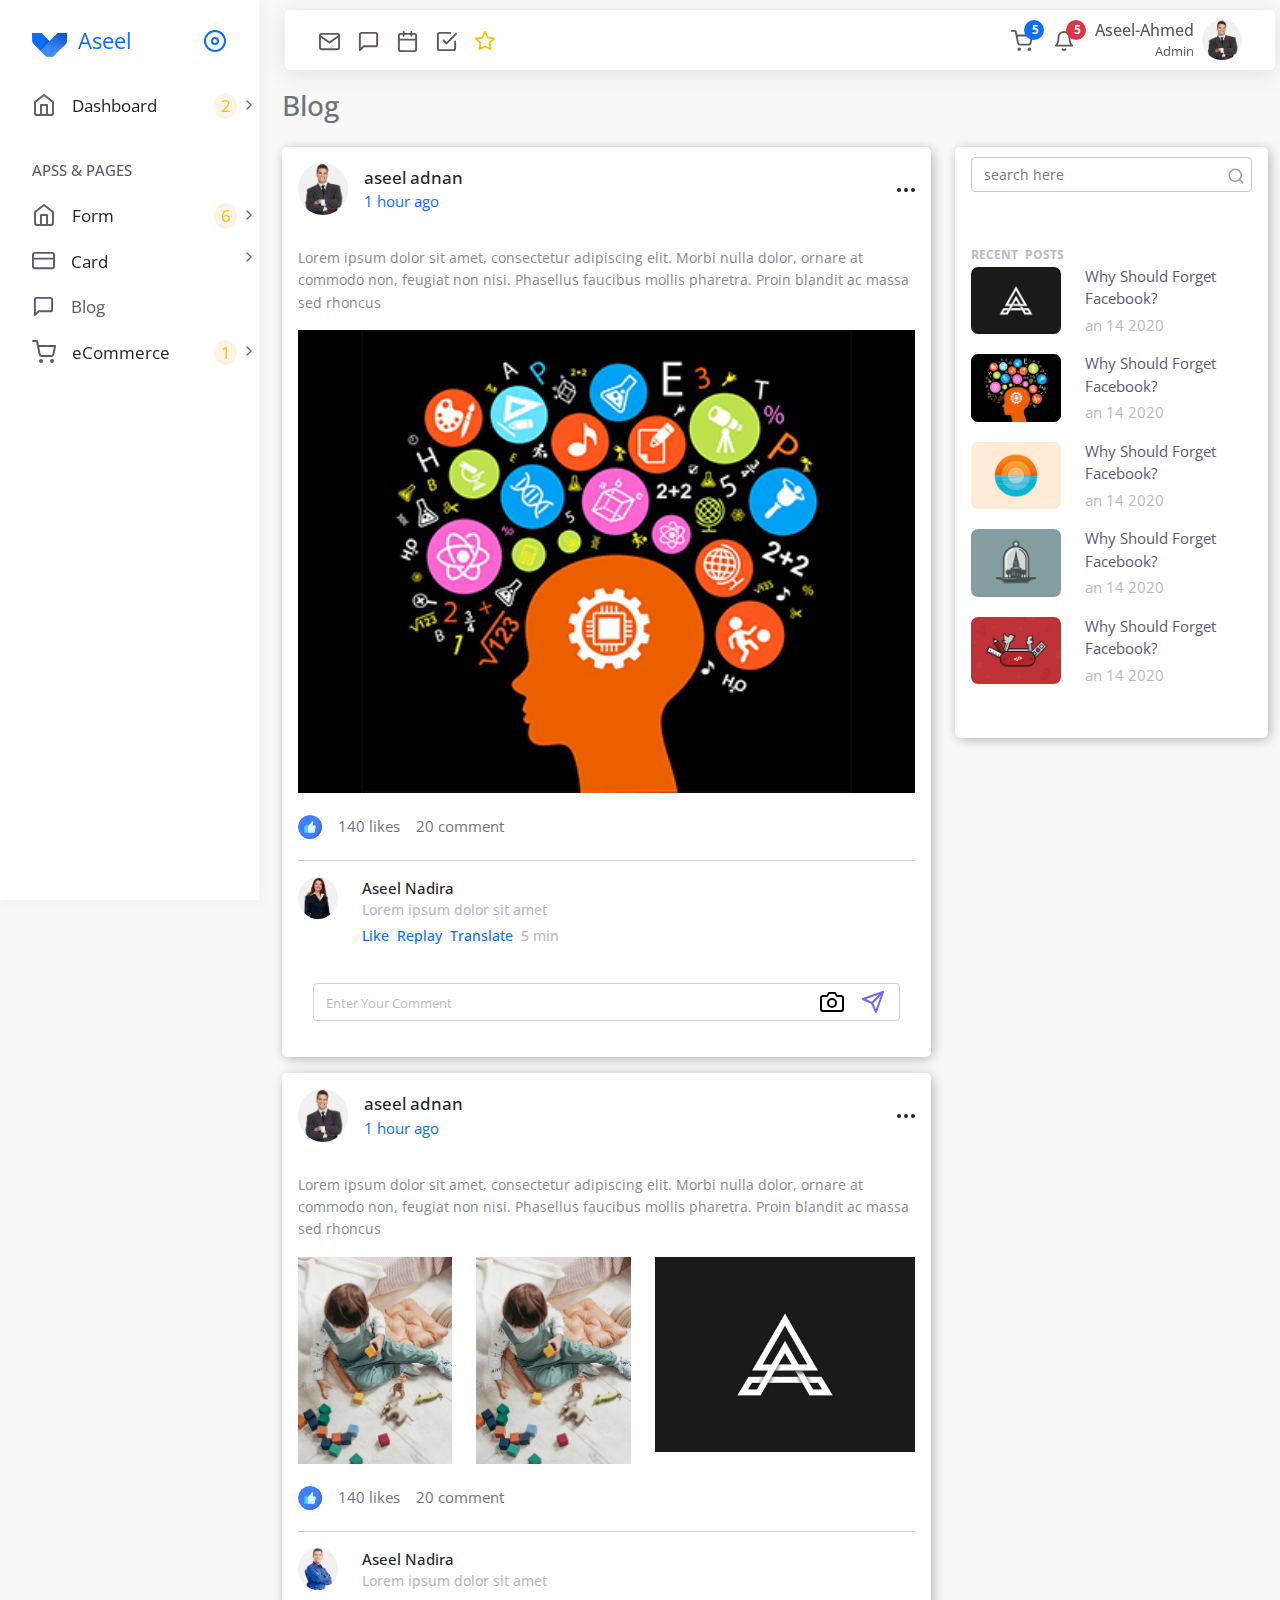
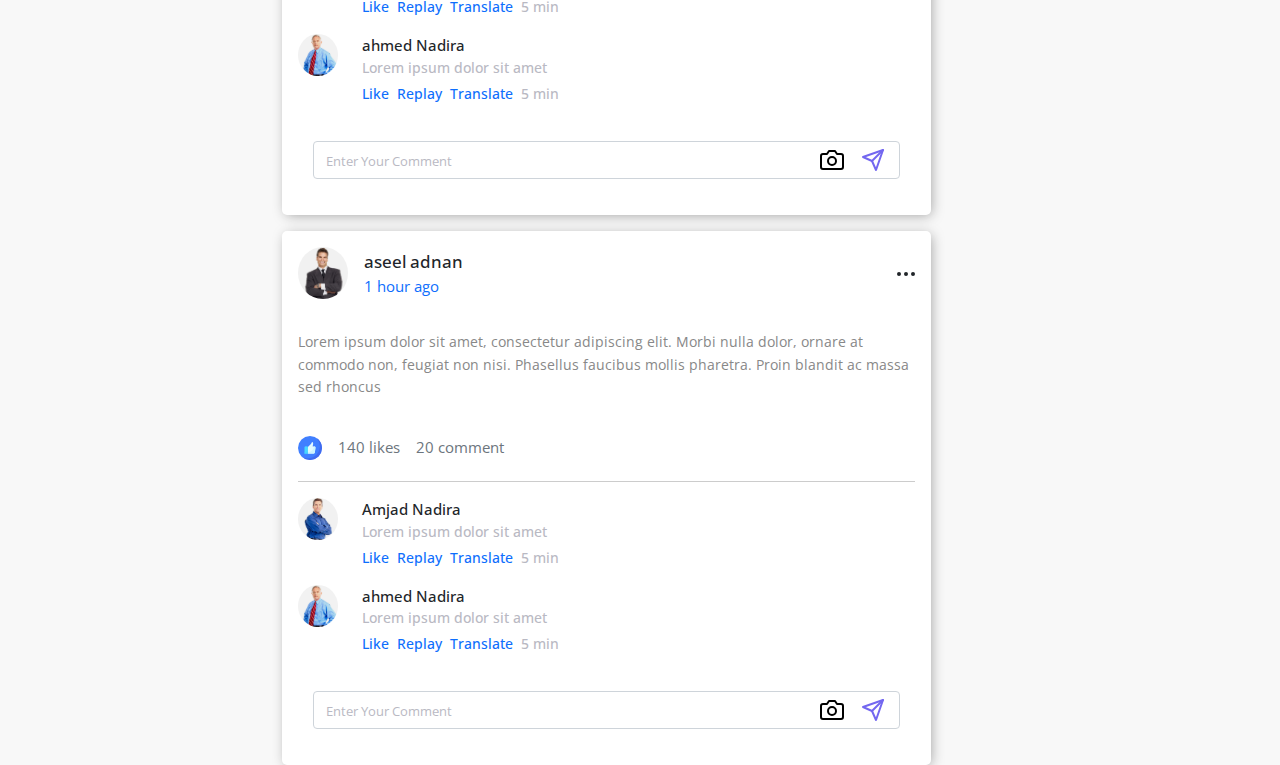
<file: index.html>
<!DOCTYPE html>
<html lang="ar">
<head>
<title>Blog List</title>
<meta charset="utf-8">
<meta name="viewport" content="width=device-width, initialscale=1">
<link href="bootstrap/css/bootstrap.min.css" rel="stylesheet">
<link href="./scss/all.css" rel="stylesheet">
<link href="./scss/all.min.css" rel="stylesheet">
<script src="bootstrap/js/bootstrap.bundle.min.js"></script>
<link href="./scss/min.css" rel="stylesheet">
<link href="./scss/form/form.css" rel="stylesheet">
<link href="bootstrap/style.css" rel="stylesheet">
<link href="scss/card/card.css" rel="stylesheet">
<link href="scss/card/blog.css" rel="stylesheet">

  <!-- Google Fonts -->
  <link rel="preconnect" href="https://fonts.googleapis.com" />
  <link rel="preconnect" href="https://fonts.gstatic.com" crossorigin />
  <link
    href="https://fonts.googleapis.com/css2?family=Open+Sans:wght@400;700&family=Work+Sans:wght@200;300;400;500;600;700;800&display=swap"
    rel="stylesheet"
  />
</head>
<body>
  <div class="">
    <div class="mune-navbar navbar navbar-expand-sm bg-white rounded-3 text-dark sticky-top top-10 container-lg">
        <div class="container-fluid">
            <ul class="navbar-nav toggle d-flex   d-lg-none d-md-block">
                <li class="nav-item">
                    <a href="javascript:void(0);" class="link-item asibar-toogle">
                       <i class="fas fa-bars mune-toogle" style="font-size: 22px; color: #5e5873;"></i>
                    </a>
                </li>
            </ul>
            <ul class="navbar-nav first">
                <li class="nav-item"><a href="" class="nav-link">
                    <svg xmlns="http://www.w3.org/2000/svg" width="23" height="23" viewBox="0 0 24 24" fill="none" stroke="currentColor" stroke-width="2" stroke-linecap="round" stroke-linejoin="round" class="feather feather-mail ficon"><path d="M4 4h16c1.1 0 2 .9 2 2v12c0 1.1-.9 2-2 2H4c-1.1 0-2-.9-2-2V6c0-1.1.9-2 2-2z"></path><polyline points="22,6 12,13 2,6"></polyline></svg>                </a></li>
                <li class="nav-item"><a href="" class="nav-link">
                    <svg xmlns="http://www.w3.org/2000/svg" width="23" height="23" viewBox="0 0 24 24" fill="none" stroke="currentColor" stroke-width="2" stroke-linecap="round" stroke-linejoin="round" class="feather feather-message-square ficon"><path d="M21 15a2 2 0 0 1-2 2H7l-4 4V5a2 2 0 0 1 2-2h14a2 2 0 0 1 2 2z"></path></svg>
                </a></li>
                <li class="nav-item"><a href="" class="nav-link">
                    <svg xmlns="http://www.w3.org/2000/svg" width="23" height="23" viewBox="0 0 24 24" fill="none" stroke="currentColor" stroke-width="2" stroke-linecap="round" stroke-linejoin="round" class="feather feather-calendar ficon"><rect x="3" y="4" width="18" height="18" rx="2" ry="2"></rect><line x1="16" y1="2" x2="16" y2="6"></line><line x1="8" y1="2" x2="8" y2="6"></line><line x1="3" y1="10" x2="21" y2="10"></line></svg>
                </a></li>
                <li class="nav-item"><a href="" class="nav-link">
                    <svg xmlns="http://www.w3.org/2000/svg" width="23" height="23" viewBox="0 0 24 24" fill="none" stroke="currentColor" stroke-width="2" stroke-linecap="round" stroke-linejoin="round" class="feather feather-check-square ficon"><polyline points="9 11 12 14 22 4"></polyline><path d="M21 12v7a2 2 0 0 1-2 2H5a2 2 0 0 1-2-2V5a2 2 0 0 1 2-2h11"></path></svg>
                </a></li>
                <li class="nav-item dropdown"><a href="" class="nav-link" data-bs-toggle="dropdown">
                    <svg xmlns="http://www.w3.org/2000/svg" width="22" height="22" viewBox="0 0 24 24" fill="none" stroke="currentColor" stroke-width="2" stroke-linecap="round" stroke-linejoin="round" class="feather feather-star ficon text-warning"><polygon points="12 2 15.09 8.26 22 9.27 17 14.14 18.18 21.02 12 17.77 5.82 21.02 7 14.14 2 9.27 8.91 8.26 12 2"></polygon></svg>                </a>
               <ul class="dropdown-menu dropdown-menu-start star-menu">
                  
                <li>
                    <div class="dropdown-header">
                        <input type="search" class="form-control" data-search="search" placeholder="Bookmark">
                    </div>
                </li>
                   
                <li><a href="" class="dropdown-item d-flex justify-content-between align-items-center">
                    <div class="d-flex gap-2 align-items-center">
                        <svg xmlns="http://www.w3.org/2000/svg" width="18" height="18" viewBox="0 0 24 24" fill="none" stroke="currentColor" stroke-width="1" stroke-linecap="round" stroke-linejoin="round" class="feather feather-mail me-75 ficon"><path d="M4 4h16c1.1 0 2 .9 2 2v12c0 1.1-.9 2-2 2H4c-1.1 0-2-.9-2-2V6c0-1.1.9-2 2-2z"></path><polyline points="22,6 12,13 2,6"></polyline></svg>
                        <span class="font-small">Email</span>
                    </div>
                    <svg xmlns="http://www.w3.org/2000/svg" width="18" height="18" viewBox="0 0 24 24" fill="none" stroke="currentColor" stroke-width="2" stroke-linecap="round" stroke-linejoin="round" class="feather feather-star ficon text-warning"><polygon points="12 2 15.09 8.26 22 9.27 17 14.14 18.18 21.02 12 17.77 5.82 21.02 7 14.14 2 9.27 8.91 8.26 12 2"></polygon></svg>
                </a></li>
                <li><a href="" class="dropdown-item d-flex justify-content-between align-items-center">
                    <div class="d-flex gap-2 align-items-center">
                        <svg xmlns="http://www.w3.org/2000/svg" width="18" height="18" viewBox="0 0 24 24" fill="none" stroke="currentColor" stroke-width="1" stroke-linecap="round" stroke-linejoin="round" class="feather feather-mail me-75 ficon"><path d="M4 4h16c1.1 0 2 .9 2 2v12c0 1.1-.9 2-2 2H4c-1.1 0-2-.9-2-2V6c0-1.1.9-2 2-2z"></path><polyline points="22,6 12,13 2,6"></polyline></svg>
                        <span class="font-small">Chat</span>
                    </div>
                    <svg xmlns="http://www.w3.org/2000/svg" width="18" height="18" viewBox="0 0 24 24" fill="none" stroke="currentColor" stroke-width="2" stroke-linecap="round" stroke-linejoin="round" class="feather feather-star ficon text-warning"><polygon points="12 2 15.09 8.26 22 9.27 17 14.14 18.18 21.02 12 17.77 5.82 21.02 7 14.14 2 9.27 8.91 8.26 12 2"></polygon></svg>
                </a></li>
                <li><a href="" class="dropdown-item d-flex justify-content-between align-items-center">
                    <div class="d-flex gap-2 align-items-center">
                        <svg xmlns="http://www.w3.org/2000/svg" width="18" height="18" viewBox="0 0 24 24" fill="none" stroke="currentColor" stroke-width="1" stroke-linecap="round" stroke-linejoin="round" class="feather feather-mail me-75 ficon"><path d="M4 4h16c1.1 0 2 .9 2 2v12c0 1.1-.9 2-2 2H4c-1.1 0-2-.9-2-2V6c0-1.1.9-2 2-2z"></path><polyline points="22,6 12,13 2,6"></polyline></svg>
                        <span class="font-small">Calendar</span>
                    </div>
                    <svg xmlns="http://www.w3.org/2000/svg" width="18" height="18" viewBox="0 0 24 24" fill="none" stroke="currentColor" stroke-width="2" stroke-linecap="round" stroke-linejoin="round" class="feather feather-star ficon text-warning"><polygon points="12 2 15.09 8.26 22 9.27 17 14.14 18.18 21.02 12 17.77 5.82 21.02 7 14.14 2 9.27 8.91 8.26 12 2"></polygon></svg>
                </a></li>
                <li><a href="" class="dropdown-item d-flex justify-content-between align-items-center">
                    <div class="d-flex gap-2 align-items-center">
                        <svg xmlns="http://www.w3.org/2000/svg" width="18" height="18" viewBox="0 0 24 24" fill="none" stroke="currentColor" stroke-width="1" stroke-linecap="round" stroke-linejoin="round" class="feather feather-mail me-75 ficon"><path d="M4 4h16c1.1 0 2 .9 2 2v12c0 1.1-.9 2-2 2H4c-1.1 0-2-.9-2-2V6c0-1.1.9-2 2-2z"></path><polyline points="22,6 12,13 2,6"></polyline></svg>
                        <span class="font-small">Todo</span>
                    </div>
                    <svg xmlns="http://www.w3.org/2000/svg" width="18" height="18" viewBox="0 0 24 24" fill="none" stroke="currentColor" stroke-width="2" stroke-linecap="round" stroke-linejoin="round" class="feather feather-star ficon text-warning"><polygon points="12 2 15.09 8.26 22 9.27 17 14.14 18.18 21.02 12 17.77 5.82 21.02 7 14.14 2 9.27 8.91 8.26 12 2"></polygon></svg>
                </a></li>
               </ul>
            </li>
            </ul>
            <ul class="navbar-nav flex-row-reverse align-items-center gap-lg-1 gap-3">
            
                <li class="nav-item">
                    <a href="" class="nav-link gap-2 d-flex flex-row-reverse flex-sm-row-reverse align-items-center justify-content-center">
                    <img src="./assets/team/03.jpg" class="rounded-circle avater-user" width="40px" height="40px" alt="">
                    <div class="user-nav  d-lg-flex flex-column align-items-end  d-none">
                        <span class="user-name">Aseel-Ahmed</span>
                        <span class="user-role">Admin</span>
                    </div>
                </a>
            </li>
                <li class="nav-notification nav-item dropdown dropstart ">
                    <a href="javascript:void()" class="nav-link" data-bs-toggle="dropdown">
                    <svg xmlns="http://www.w3.org/2000/svg" width="22" height="22" viewBox="0 0 24 24" fill="none" stroke="currentColor" stroke-width="2" stroke-linecap="round" stroke-linejoin="round" class="feather feather-bell ficon"><path d="M18 8A6 6 0 0 0 6 8c0 7-3 9-3 9h18s-3-2-3-9"></path><path d="M13.73 21a2 2 0 0 1-3.46 0"></path></svg>
                </a>
                <span class="badge rounded-pill bg-danger badge-up">5</span>
                    <ul class="dropdown-menu notification-menu ">
                        <div class="item-notification">
                        <li>
                            <div  class="dropdown-header d-flex flex-row align-items-cente justify-content-between">
                            <span class="notification-title fw-bold">
                                Notifications
                            </span>
                            <span class="notification-count rounded-3 fw-bold">
                                6 new
                            </span>
                        </div>
                    </li>
                        <li>
                           <a href="javascript:void();" class="dropdown-item d-flex align-items-center gap-3">
                            <div class="">
                                <img src="./assets/team/07.jpg" class="rounded-circle" alt="" width="30px" height="30px">
                            </div>
                            <div class="noifiction-body">
                                <span class="notification-user-title">
                                    Congratulation Sam 🎉
                                </span>
                                <p class="notification-user-text">
                                    Won the monthly best seller badge.
                                </p>
                            </div>
                           </a>
                        </li>
                        <li>
                            <a href="javascript:void();" class="dropdown-item d-flex align-items-center gap-3">
                             <div class="">
                                 <img src="./assets/team/07.jpg" class="rounded-circle" alt="" width="30px" height="30px">
                             </div>
                             <div class="noifiction-body">
                                 <span class="notification-user-title">
                                     Congratulation Sam 🎉
                                 </span>
                                 <p class="notification-user-text">
                                     Won the monthly best seller badge.
                                 </p>
                             </div>
                            </a>
                         </li>
                         <li>
                            <a href="javascript:void();" class="dropdown-item d-flex align-items-center gap-3">
                             <div class="">
                                 <img src="./assets/team/07.jpg" class="rounded-circle" alt="" width="30px" height="30px">
                             </div>
                             <div class="noifiction-body">
                                 <span class="notification-user-title">
                                     Congratulation Sam 🎉
                                 </span>
                                 <p class="notification-user-text">
                                     Won the monthly best seller badge.
                                 </p>
                             </div>
                            </a>
                         </li>
                         <li>
                            <a href="javascript:void();" class="dropdown-item d-flex align-items-center gap-3">
                             <div class="">
                                 <img src="./assets/team/07.jpg" class="rounded-circle" alt="" width="30px" height="30px">
                             </div>
                             <div class="noifiction-body">
                                 <span class="notification-user-title">
                                     Congratulation Sam 🎉
                                 </span>
                                 <p class="notification-user-text">
                                     Won the monthly best seller badge.
                                 </p>
                             </div>
                            </a>
                         </li>
                         <li>
                            <a href="javascript:void();" class="dropdown-item d-flex align-items-center gap-3">
                             <div class="">
                                 <img src="./assets/team/07.jpg" class="rounded-circle" alt="" width="30px" height="30px">
                             </div>
                             <div class="noifiction-body">
                                 <span class="notification-user-title">
                                     Congratulation Sam 🎉
                                 </span>
                                 <p class="notification-user-text">
                                     Won the monthly best seller badge.
                                 </p>
                             </div>
                            </a>
                         </li>
                        </div>
                        <li>
                            <div class="footer-notification">
                            <button class="btn btn-primary w-100 " type="button">Read All Notification</button>
                        </div>
                        </li>
                        
                       
                    </ul>
               </li>
               
               <!-- start cart -->
               <li class="nav-notification nav-item dropdown dropstart ">
                <a href="javascript:void()" class="nav-link" data-bs-toggle="dropdown">
   <svg xmlns="http://www.w3.org/2000/svg" width="22" height="22" viewBox="0 0 24 24" fill="none" stroke="currentColor" stroke-width="2" stroke-linecap="round" stroke-linejoin="round" class="feather feather-shopping-cart ficon"><circle cx="9" cy="21" r="1"></circle><circle cx="20" cy="21" r="1"></circle><path d="M1 1h4l2.68 13.39a2 2 0 0 0 2 1.61h9.72a2 2 0 0 0 2-1.61L23 6H6"></path></svg>
                </a>
            <span class="badge rounded-pill bg-primary badge-up">5</span>
                <ul class="dropdown-menu notification-menu cart-menu ">
                    <div class="item-notification">
                    <li>
                        <div  class="dropdown-header d-flex flex-row align-items-cente justify-content-between">
                        <h5  class="card-title">
                            My Cart
                        </h5 >
                        <span class="notification-count rounded-3 fw-bold pt-1">
                            4 new
                        </span>
                    </div>
                </li>
                    <li>
                      <div class="list-group-input d-flex justify-content-evenly">
                    <img src="./assets/team/03.jpg" class="cart-image"  alt="">
                       <div class="list-item d-flex align-items-center">
                           <div class="media-heading d-flex flex-column">
                            <span class="cart-item-title">Apple watch 5</span>
                            <span class="cart-item-by">By Apple</span>
                           </div>
                           <div class="input-group">
                               <div class="cart-item-group d-flex align-items-center justify-content-center flex-grow-1 ">
                                <span class="input-group-btn bootstrap-touchspin-dn">
                                    <button class="btn btn-primary bootstrap-touchspin-dn " type="button">
                                        <svg xmlns="http://www.w3.org/2000/svg" width="10" height="10" viewBox="0 0 24 24" fill="none" stroke="currentColor" stroke-width="2" stroke-linecap="round" stroke-linejoin="round" class="feather feather-minus"><line x1="5" y1="12" x2="19" y2="12"></line></svg>
                                    </button>
                                </span>
                                   
                            <input class="touchspin-cart form-control" type="number" value="1">
                            <span class="input-group-btn bootstrap-touchspin-up">
                                <button class="btn btn-primary bootstrap-touchspin-up" type="button"><svg xmlns="http://www.w3.org/2000/svg" width="10" height="10" viewBox="0 0 24 24" fill="none" stroke="currentColor" stroke-width="2" stroke-linecap="round" stroke-linejoin="round" class="feather feather-plus"><line x1="12" y1="5" x2="12" y2="19"></line><line x1="5" y1="12" x2="19" y2="12"></line></svg></button>
                            </span>
                               </div>
                           </div>
                           <span class="cart-item-price">$374.90</span>
                           
                       </div>
                      </div>
                    </li>
                    <li>
                        <div class="list-group-input  d-flex justify-content-evenly">
                      <img src="./assets/team/03.jpg" class="cart-image"  alt="">
                         <div class="list-item d-flex align-items-center">
                             <div class="media-heading d-flex flex-column">
                              <span class="cart-item-title">Apple watch 5</span>
                              <span class="cart-item-by">By Apple</span>
                             </div>
                             <div class="input-group">
                                 <div class="cart-item-group d-flex align-items-center justify-content-center flex-grow-1 ">
                                  <span class="input-group-btn bootstrap-touchspin-dn">
                                      <button class="btn btn-primary bootstrap-touchspin-dn " type="button">
                                          <svg xmlns="http://www.w3.org/2000/svg" width="10" height="10" viewBox="0 0 24 24" fill="none" stroke="currentColor" stroke-width="2" stroke-linecap="round" stroke-linejoin="round" class="feather feather-minus"><line x1="5" y1="12" x2="19" y2="12"></line></svg>
                                      </button>
                                  </span>
                                     
                              <input class="touchspin-cart form-control" type="number" value="1">
                              <span class="input-group-btn bootstrap-touchspin-up">
                                  <button class="btn btn-primary bootstrap-touchspin-up" type="button"><svg xmlns="http://www.w3.org/2000/svg" width="10" height="10" viewBox="0 0 24 24" fill="none" stroke="currentColor" stroke-width="2" stroke-linecap="round" stroke-linejoin="round" class="feather feather-plus"><line x1="12" y1="5" x2="12" y2="19"></line><line x1="5" y1="12" x2="19" y2="12"></line></svg></button>
                              </span>
                                 </div>
                             </div>
                             <span class="cart-item-price">$374.90</span>
                             
                         </div>
                        </div>
                      </li>
                      <li>
                        <div class="list-group-input d-flex justify-content-evenly">
                      <img src="./assets/team/03.jpg" class="cart-image"  alt="">
                         <div class="list-item d-flex align-items-center">
                             <div class="media-heading d-flex flex-column">
                              <span class="cart-item-title">Apple watch 5</span>
                              <span class="cart-item-by">By Apple</span>
                             </div>
                             <div class="input-group">
                                 <div class="cart-item-group d-flex align-items-center justify-content-center flex-grow-1 ">
                                  <span class="input-group-btn bootstrap-touchspin-dn">
                                      <button class="btn btn-primary bootstrap-touchspin-dn " type="button">
                                          <svg xmlns="http://www.w3.org/2000/svg" width="10" height="10" viewBox="0 0 24 24" fill="none" stroke="currentColor" stroke-width="2" stroke-linecap="round" stroke-linejoin="round" class="feather feather-minus"><line x1="5" y1="12" x2="19" y2="12"></line></svg>
                                      </button>
                                  </span>
                                     
                              <input class="touchspin-cart form-control" type="number" value="1">
                              <span class="input-group-btn bootstrap-touchspin-up">
                                  <button class="btn btn-primary bootstrap-touchspin-up" type="button"><svg xmlns="http://www.w3.org/2000/svg" width="10" height="10" viewBox="0 0 24 24" fill="none" stroke="currentColor" stroke-width="2" stroke-linecap="round" stroke-linejoin="round" class="feather feather-plus"><line x1="12" y1="5" x2="12" y2="19"></line><line x1="5" y1="12" x2="19" y2="12"></line></svg></button>
                              </span>
                                 </div>
                             </div>
                             <span class="cart-item-price">$374.90</span>
                             
                         </div>
                        </div>
                      </li>
                      <li>
                        <div class="list-group-input d-flex justify-content-evenly">
                      <img src="./assets/team/03.jpg" class="cart-image"  alt="">
                         <div class="list-item d-flex align-items-center">
                             <div class="media-heading d-flex flex-column">
                              <span class="cart-item-title">Apple watch 5</span>
                              <span class="cart-item-by">By Apple</span>
                             </div>
                             <div class="input-group">
                                 <div class="cart-item-group d-flex align-items-center justify-content-center flex-grow-1 ">
                                  <span class="input-group-btn bootstrap-touchspin-dn">
                                      <button class="btn btn-primary bootstrap-touchspin-dn " type="button">
                                          <svg xmlns="http://www.w3.org/2000/svg" width="10" height="10" viewBox="0 0 24 24" fill="none" stroke="currentColor" stroke-width="2" stroke-linecap="round" stroke-linejoin="round" class="feather feather-minus"><line x1="5" y1="12" x2="19" y2="12"></line></svg>
                                      </button>
                                  </span>
                                     
                              <input class="touchspin-cart form-control" type="number" value="1">
                              <span class="input-group-btn bootstrap-touchspin-up">
                                  <button class="btn btn-primary bootstrap-touchspin-up" type="button"><svg xmlns="http://www.w3.org/2000/svg" width="10" height="10" viewBox="0 0 24 24" fill="none" stroke="currentColor" stroke-width="2" stroke-linecap="round" stroke-linejoin="round" class="feather feather-plus"><line x1="12" y1="5" x2="12" y2="19"></line><line x1="5" y1="12" x2="19" y2="12"></line></svg></button>
                              </span>
                                 </div>
                             </div>
                             <span class="cart-item-price">$374.90</span>
                             
                         </div>
                        </div>
                      </li>
                      <li>
                        <div class="list-group-input d-flex justify-content-evenly">
                      <img src="./assets/team/03.jpg" class="cart-image"  alt="">
                         <div class="list-item d-flex align-items-center">
                             <div class="media-heading d-flex flex-column">
                              <span class="cart-item-title">Apple watch 5</span>
                              <span class="cart-item-by">By Apple</span>
                             </div>
                             <div class="input-group">
                                 <div class="cart-item-group d-flex align-items-center justify-content-center flex-grow-1 ">
                                  <span class="input-group-btn bootstrap-touchspin-dn">
                                      <button class="btn btn-primary bootstrap-touchspin-dn " type="button">
                                          <svg xmlns="http://www.w3.org/2000/svg" width="10" height="10" viewBox="0 0 24 24" fill="none" stroke="currentColor" stroke-width="2" stroke-linecap="round" stroke-linejoin="round" class="feather feather-minus"><line x1="5" y1="12" x2="19" y2="12"></line></svg>
                                      </button>
                                  </span>
                                     
                              <input class="touchspin-cart form-control" type="number" value="1">
                              <span class="input-group-btn bootstrap-touchspin-up">
                                  <button class="btn btn-primary bootstrap-touchspin-up" type="button"><svg xmlns="http://www.w3.org/2000/svg" width="10" height="10" viewBox="0 0 24 24" fill="none" stroke="currentColor" stroke-width="2" stroke-linecap="round" stroke-linejoin="round" class="feather feather-plus"><line x1="12" y1="5" x2="12" y2="19"></line><line x1="5" y1="12" x2="19" y2="12"></line></svg></button>
                              </span>
                                 </div>
                             </div>
                             <span class="cart-item-price">$374.90</span>
                             
                         </div>
                        </div>
                      </li>
                      <li>
                        <div class="list-group-input d-flex justify-content-evenly">
                      <img src="./assets/team/03.jpg" class="cart-image"  alt="">
                         <div class="list-item d-flex align-items-center">
                             <div class="media-heading d-flex flex-column">
                              <span class="cart-item-title">Apple watch 5</span>
                              <span class="cart-item-by">By Apple</span>
                             </div>
                             <div class="input-group">
                                 <div class="cart-item-group d-flex align-items-center justify-content-center flex-grow-1 ">
                                  <span class="input-group-btn bootstrap-touchspin-dn">
                                      <button class="btn btn-primary bootstrap-touchspin-dn " type="button">
                                          <svg xmlns="http://www.w3.org/2000/svg" width="10" height="10" viewBox="0 0 24 24" fill="none" stroke="currentColor" stroke-width="2" stroke-linecap="round" stroke-linejoin="round" class="feather feather-minus"><line x1="5" y1="12" x2="19" y2="12"></line></svg>
                                      </button>
                                  </span>
                                     
                              <input class="touchspin-cart form-control" type="number" value="1">
                              <span class="input-group-btn bootstrap-touchspin-up">
                                  <button class="btn btn-primary bootstrap-touchspin-up" type="button"><svg xmlns="http://www.w3.org/2000/svg" width="10" height="10" viewBox="0 0 24 24" fill="none" stroke="currentColor" stroke-width="2" stroke-linecap="round" stroke-linejoin="round" class="feather feather-plus"><line x1="12" y1="5" x2="12" y2="19"></line><line x1="5" y1="12" x2="19" y2="12"></line></svg></button>
                              </span>
                                 </div>
                             </div>
                             <span class="cart-item-price">$374.90</span>
                             
                         </div>
                        </div>
                      </li>
                      <li>
                        <div class="list-group-input d-flex justify-content-evenly">
                      <img src="./assets/team/03.jpg" class="cart-image"  alt="">
                         <div class="list-item d-flex align-items-center">
                             <div class="media-heading d-flex flex-column">
                              <span class="cart-item-title">Apple watch 5</span>
                              <span class="cart-item-by">By Apple</span>
                             </div>
                             <div class="input-group">
                                 <div class="cart-item-group d-flex align-items-center justify-content-center flex-grow-1 ">
                                  <span class="input-group-btn bootstrap-touchspin-dn">
                                      <button class="btn btn-primary bootstrap-touchspin-dn " type="button">
                                          <svg xmlns="http://www.w3.org/2000/svg" width="10" height="10" viewBox="0 0 24 24" fill="none" stroke="currentColor" stroke-width="2" stroke-linecap="round" stroke-linejoin="round" class="feather feather-minus"><line x1="5" y1="12" x2="19" y2="12"></line></svg>
                                      </button>
                                  </span>
                                     
                              <input class="touchspin-cart form-control" type="number" value="1">
                              <span class="input-group-btn bootstrap-touchspin-up">
                                  <button class="btn btn-primary bootstrap-touchspin-up" type="button"><svg xmlns="http://www.w3.org/2000/svg" width="10" height="10" viewBox="0 0 24 24" fill="none" stroke="currentColor" stroke-width="2" stroke-linecap="round" stroke-linejoin="round" class="feather feather-plus"><line x1="12" y1="5" x2="12" y2="19"></line><line x1="5" y1="12" x2="19" y2="12"></line></svg></button>
                              </span>
                                 </div>
                             </div>
                             <span class="cart-item-price">$374.90</span>
                             
                         </div>
                        </div>
                      </li>
                    </div>
                    <li>
                        <div class="footer-notification">
                            <div class="total d-flex justify-content-between">
                                <span class="fw-bold">
                                    Total:
                                </span>
                                <span class="text-primary fw-bold">
                                    $10,999.00
                                </span>
                            </div>
                        <button class="btn btn-primary w-100 " type="button">checkout</button>
                    </div>
                    </li>
                    
                   
                </ul>
           </li>
               <!-- end cart -->
               
                <!-- <li class="nav-item"><a href="" class="nav-link">item 3</a></li> -->
                <!-- <li class="nav-item"><a href="" class="nav-link">item 4</a></li> -->
            </ul>
        </div>
    </div>
    <aside class="bg-white">
        <div class="navbar-header p-3">
            <ul class="nav d-flex flex-row justify-content-between align-items-center">
                <li class="nav-item">
                    <div class="header-logo">
                        <a href="#" class="nav-link ">
                            <svg viewBox="0 0 139 95" version="1.1" xmlns="http://www.w3.org/2000/svg" xmlns:xlink="http://www.w3.org/1999/xlink" height="24">
                                <defs>
                                    <linearGradient id="linearGradient-1" x1="100%" y1="10.5120544%" x2="50%" y2="89.4879456%">
                                        <stop stop-color="#000000" offset="0%"></stop>
                                        <stop stop-color="#FFFFFF" offset="100%"></stop>
                                    </linearGradient>
                                    <linearGradient id="linearGradient-2" x1="64.0437835%" y1="46.3276743%" x2="37.373316%" y2="100%">
                                        <stop stop-color="#EEEEEE" stop-opacity="0" offset="0%"></stop>
                                        <stop stop-color="#FFFFFF" offset="100%"></stop>
                                    </linearGradient>
                                </defs>
                                <g id="Page-1" stroke="none" stroke-width="1" fill="none" fill-rule="evenodd">
                                    <g id="Artboard" transform="translate(-400.000000, -178.000000)">
                                        <g id="Group" transform="translate(400.000000, 178.000000)">
                                            <path class="text-primary" id="Path" d="M-5.68434189e-14,2.84217094e-14 L39.1816085,2.84217094e-14 L69.3453773,32.2519224 L101.428699,2.84217094e-14 L138.784583,2.84217094e-14 L138.784199,29.8015838 C137.958931,37.3510206 135.784352,42.5567762 132.260463,45.4188507 C128.736573,48.2809251 112.33867,64.5239941 83.0667527,94.1480575 L56.2750821,94.1480575 L6.71554594,44.4188507 C2.46876683,39.9813776 0.345377275,35.1089553 0.345377275,29.8015838 C0.345377275,24.4942122 0.230251516,14.560351 -5.68434189e-14,2.84217094e-14 Z" style="fill:currentColor"></path>
                                            <path id="Path1" d="M69.3453773,32.2519224 L101.428699,1.42108547e-14 L138.784583,1.42108547e-14 L138.784199,29.8015838 C137.958931,37.3510206 135.784352,42.5567762 132.260463,45.4188507 C128.736573,48.2809251 112.33867,64.5239941 83.0667527,94.1480575 L56.2750821,94.1480575 L32.8435758,70.5039241 L69.3453773,32.2519224 Z" fill="url(#linearGradient-1)" opacity="0.2"></path>
                                            <polygon id="Path-2" fill="#000000" opacity="0.049999997" points="69.3922914 32.4202615 32.8435758 70.5039241 54.0490008 16.1851325"></polygon>
                                            <polygon id="Path-21" fill="#000000" opacity="0.099999994" points="69.3922914 32.4202615 32.8435758 70.5039241 58.3683556 20.7402338"></polygon>
                                            <polygon id="Path-3" fill="url(#linearGradient-2)" opacity="0.099999994" points="101.428699 0 83.0667527 94.1480575 130.378721 47.0740288"></polygon>
                                        </g>
                                    </g>
                                </g>
                            </svg>
                            <span class="navbar-brand ">Aseel</span>
                        </a>
                    </div>
                </li>
                <li class="nav-item">
                    <a href="" class="nav-link">
                        <svg xmlns="http://www.w3.org/2000/svg" width="24" height="24" viewBox="0 0 24 24" fill="none" stroke="currentColor" stroke-width="2" stroke-linecap="round" stroke-linejoin="round" class="feather feather-disc d-none d-xl-block collapse-toggle-icon primary font-medium-4"><circle cx="12" cy="12" r="10"></circle><circle cx="12" cy="12" r="3"></circle></svg> 
                        <svg xmlns="http://www.w3.org/2000/svg" width="24" height="24" viewBox="0 0 24 24" fill="none" stroke="currentColor" stroke-width="2" stroke-linecap="round" stroke-linejoin="round" class="feather feather-x d-block d-xl-none text-primary toggle-icon font-medium-4"><line x1="18" y1="6" x2="6" y2="18"></line><line x1="6" y1="6" x2="18" y2="18"></line></svg>
                     </a>
                </li>

            </ul>
           <div class="main-menu">
            <ul class="nav navigation-main  d-flex flex-xl-column">
                
                <li class="nav-item sub-item">
                    <a class="nav-link d-flex gap-3 has-sub" id="dashboard">
                        <svg xmlns="http://www.w3.org/2000/svg" width="24" height="24" viewBox="0 0 24 24" fill="none" stroke="currentColor" stroke-width="2" stroke-linecap="round" stroke-linejoin="round" class="feather feather-home " style="color: #625f6e;"><path d="M3 9l9-7 9 7v11a2 2 0 0 1-2 2H5a2 2 0 0 1-2-2z"></path><polyline points="9 22 9 12 15 12 15 22"></polyline></svg>
                        <span class="menu-title  text-dark ">Dashboard</span>
                        <span class="menu-count position-absolute text-warning rounded-circle text-center">2</span>
                    </a>
                    <ul class="menu-content" aria-menue="dashboard" >
                        <li>
                            <a class="nav-link d-flex align-items-center gap-4" href="./Blog-list.html">
                                <svg xmlns="http://www.w3.org/2000/svg" width="14" height="14" viewBox="0 0 24 24" fill="none" stroke="currentColor" stroke-width="2" stroke-linecap="round" stroke-linejoin="round" class="feather feather-circle"><circle cx="12" cy="12" r="10"></circle></svg>
                                <span class="menu-item text-truncate" >Dashboard 1</span>
                            </a>
                        </li>
                        <li>
                            <a class="nav-link d-flex align-items-center gap-4" href="./Blog-list.html">
                                <svg xmlns="http://www.w3.org/2000/svg" width="14" height="14" viewBox="0 0 24 24" fill="none" stroke="currentColor" stroke-width="2" stroke-linecap="round" stroke-linejoin="round" class="feather feather-circle"><circle cx="12" cy="12" r="10"></circle></svg>
                                <span class="menu-item text-truncate">Dashboard 2</span>
                            </a>
                        </li>
                        
                    </ul>
                </li>
                <li class="nav-item header-item">
                       <a class="nav-link  d-flex">
                        <span class="menu-title">Apss & Pages</span>
                       </a>
                </li>
                <li class="nav-item sub-item">
                    <a class="nav-link d-flex gap-3 has-sub" id="form-element">
                        <svg xmlns="http://www.w3.org/2000/svg" width="24" height="24" viewBox="0 0 24 24" fill="none" stroke="currentColor" stroke-width="2" stroke-linecap="round" stroke-linejoin="round" class="feather feather-home " style="color: #625f6e;"><path d="M3 9l9-7 9 7v11a2 2 0 0 1-2 2H5a2 2 0 0 1-2-2z"></path><polyline points="9 22 9 12 15 12 15 22"></polyline></svg>
                        <span class="menu-title  text-dark ">Form</span>
                        <span class="menu-count position-absolute text-warning rounded-circle text-center">6</span>
                    </a>
                    <ul class="menu-content" aria-menue="form-element" >
                        <li>
                            <a class="nav-link d-flex align-items-center gap-4" href="./form-Element.html">
                                <svg xmlns="http://www.w3.org/2000/svg" width="14" height="14" viewBox="0 0 24 24" fill="none" stroke="currentColor" stroke-width="2" stroke-linecap="round" stroke-linejoin="round" class="feather feather-circle"><circle cx="12" cy="12" r="10"></circle></svg>
                                <span class="menu-item text-truncate">Input</span>
                            </a>
                        </li>
                        <li>
                            <a class="nav-link d-flex align-items-center gap-4" href="./input-group.html">
                                <svg xmlns="http://www.w3.org/2000/svg" width="14" height="14" viewBox="0 0 24 24" fill="none" stroke="currentColor" stroke-width="2" stroke-linecap="round" stroke-linejoin="round" class="feather feather-circle"><circle cx="12" cy="12" r="10"></circle></svg>
                                <span class="menu-item text-truncate">Input Group</span>
                            </a>
                        </li>
                        <li>
                            <a class="nav-link d-flex align-items-center gap-4" href="./form-checkbox.html">
                                <svg xmlns="http://www.w3.org/2000/svg" width="14" height="14" viewBox="0 0 24 24" fill="none" stroke="currentColor" stroke-width="2" stroke-linecap="round" stroke-linejoin="round" class="feather feather-circle"><circle cx="12" cy="12" r="10"></circle></svg>
                                <span class="menu-item text-truncate">Checkbox</span>
                            </a>
                        </li>
                        <li>
                            <a class="nav-link d-flex align-items-center gap-4" href="./form-radio.html">
                                <svg xmlns="http://www.w3.org/2000/svg" width="14" height="14" viewBox="0 0 24 24" fill="none" stroke="currentColor" stroke-width="2" stroke-linecap="round" stroke-linejoin="round" class="feather feather-circle"><circle cx="12" cy="12" r="10"></circle></svg>
                                <span class="menu-item text-truncate">radio</span>
                            </a>
                        </li>
                        <li>
                            <a class="nav-link d-flex align-items-center gap-4" href="./form-switch.html">
                                <svg xmlns="http://www.w3.org/2000/svg" width="14" height="14" viewBox="0 0 24 24" fill="none" stroke="currentColor" stroke-width="2" stroke-linecap="round" stroke-linejoin="round" class="feather feather-circle"><circle cx="12" cy="12" r="10"></circle></svg>
                                <span class="menu-item text-truncate"> Switch</span>
                            </a>
                        </li>
                        <li>
                            <a class="nav-link d-flex align-items-center gap-4" href="./form-teaxt-area.html">
                                <svg xmlns="http://www.w3.org/2000/svg" width="14" height="14" viewBox="0 0 24 24" fill="none" stroke="currentColor" stroke-width="2" stroke-linecap="round" stroke-linejoin="round" class="feather feather-circle"><circle cx="12" cy="12" r="10"></circle></svg>
                                <span class="menu-item text-truncate">Teaxt Area</span>
                            </a>
                        </li>
                        
                    </ul>
                </li>
                <li class="nav-item sub-item">
                    <a class="nav-link d-flex gap-3 has-sub" id="card">
                        <svg xmlns="http://www.w3.org/2000/svg" width="23" height="23" viewBox="0 0 24 24" fill="none" stroke="currentColor" stroke-width="2" stroke-linecap="round" stroke-linejoin="round" class="feather feather-credit-card"><rect x="1" y="4" width="22" height="16" rx="2" ry="2"></rect><line x1="1" y1="10" x2="23" y2="10"></line></svg>                        <span class="menu-title  text-dark ">Card</span>
                        <span class="menu-count position-absolute text-warning rounded-circle text-center"></span>
                    </a>
                    <ul class="menu-content" aria-menue="card" >
                        <li>
                            <a class="nav-link d-flex align-items-center gap-4" href="./card.html">
                                <svg xmlns="http://www.w3.org/2000/svg" width="14" height="14" viewBox="0 0 24 24" fill="none" stroke="currentColor" stroke-width="2" stroke-linecap="round" stroke-linejoin="round" class="feather feather-circle"><circle cx="12" cy="12" r="10"></circle></svg>                             <span class="menu-item text-truncate">Basic</span>
                            </a>
                        </li>
                      
                        
                    </ul>
                </li>
                <li class="nav-item">
                    <a class="nav-link d-flex gap-3 align-items-center" href="./Blog-list.html">
                        <svg xmlns="http://www.w3.org/2000/svg" width="23" height="23" viewBox="0 0 24 24" fill="none" stroke="currentColor" stroke-width="2" stroke-linecap="round" stroke-linejoin="round" class="feather feather-message-square"><path d="M21 15a2 2 0 0 1-2 2H7l-4 4V5a2 2 0 0 1 2-2h14a2 2 0 0 1 2 2z"></path></svg>        
                        <span class="menu-title">Blog</span>
                    </a>
                </li>
                <li class="nav-item sub-item">
                    <a class="nav-link d-flex gap-3 has-sub" id="ecommerce">
                        <svg xmlns="http://www.w3.org/2000/svg" width="24" height="24" viewBox="0 0 24 24" fill="none" stroke="currentColor" stroke-width="2" stroke-linecap="round" stroke-linejoin="round" class="feather feather-shopping-cart"><circle cx="9" cy="21" r="1"></circle><circle cx="20" cy="21" r="1"></circle><path d="M1 1h4l2.68 13.39a2 2 0 0 0 2 1.61h9.72a2 2 0 0 0 2-1.61L23 6H6"></path></svg>                        <span class="menu-title  text-dark ">eCommerce</span>
                        <span class="menu-count position-absolute text-warning rounded-circle text-center">1</span>
                    </a>
                    <ul class="menu-content" aria-menue="ecommerce" >
                        <li>
                            <a class="nav-link d-flex align-items-center gap-4" href="./shop.html">
                                <svg xmlns="http://www.w3.org/2000/svg" width="14" height="14" viewBox="0 0 24 24" fill="none" stroke="currentColor" stroke-width="2" stroke-linecap="round" stroke-linejoin="round" class="feather feather-circle"><circle cx="12" cy="12" r="10"></circle></svg>
                                <span class="menu-item text-truncate" >shop</span>
                            </a>
                        </li>
                      
                        
                    </ul>
                </li>
                
            </ul>
           </div>
        </div>
    </aside>
    <div class="content-page">
      <div class="container-fluid">
       <div class="content-header  col-12">
        <div class="breadcrumb-list d-flex align-items-center">
            <nav class="breadcrumb-main" aria-label="breadcrumb" style="--bs-breadcrumb-divider:'';">
                <ol class="breadcrumb d-flex gap-1">
                    <li class="breadcrumb-item active border-0" aria-current="page"><h3>Blog</h3></li>
                </ol>
            </nav>
          
           </div>
       </div>
       <div class="content-body col-12">
            <div class="row">
               
              <div class="col-lg-8 col-md-12 rounded-1   flex-md-grow-1` ">
               <div class="card post-main position-relative">
                  <div class="post-header p-3 gap-3 d-flex align-items-center position-relative">
                      <a href="">
                       <img src="./assets/team/03.jpg" class="rounded-circle" style="width: 50px;" alt="aseel adnan">
                      </a>
                      <div class="state-post d-flex flex-column">
                          <span class="user-post">aseel adnan</span>
                          <span class="time-post text-primary font-small">1 hour ago</span>
                      </div>
                      <div class="dropdown position-absolute" style="right: 0;">
                          <a class="btn" data-bs-toggle="dropdown">
                              <svg xmlns="http://www.w3.org/2000/svg" width="24" height="24" viewBox="0 0 24 24" fill="none" stroke="currentColor" stroke-width="2" stroke-linecap="round" stroke-linejoin="round" class="feather feather-more-horizontal"><circle cx="12" cy="12" r="1"></circle><circle cx="19" cy="12" r="1"></circle><circle cx="5" cy="12" r="1"></circle></svg>
                          </a>
                          <ul class="dropdown-menu dropdown-menu-end  post-menu">
                            <li><a href="#" class="dropdown-item d-flex align-items-start  gap-2 p-3 ">
                                <svg xmlns="http://www.w3.org/2000/svg" width="20" height="20" viewBox="0 0 24 24" fill="none" stroke="currentColor" stroke-width="2" stroke-linecap="round" stroke-linejoin="round" class="feather feather-save mt-1"><path d="M19 21H5a2 2 0 0 1-2-2V5a2 2 0 0 1 2-2h11l5 5v11a2 2 0 0 1-2 2z"></path><polyline points="17 21 17 13 7 13 7 21"></polyline><polyline points="7 3 7 8 15 8"></polyline></svg>
                                <div class="item d-flex flex-column gap-1 align-items-start">
                                    <span class="hover-primary">save</span>
                                    <span>Add this to your saved items</span>
                                </div>
                            </a></li>
                            <li><a href="#" class="dropdown-item d-flex align-items-start  gap-2 p-3 ">
                                <svg xmlns="http://www.w3.org/2000/svg" width="20" height="20" viewBox="0 0 24 24" fill="none" stroke="currentColor" stroke-width="2" stroke-linecap="round" stroke-linejoin="round" class="feather feather-download"><path d="M21 15v4a2 2 0 0 1-2 2H5a2 2 0 0 1-2-2v-4"></path><polyline points="7 10 12 15 17 10"></polyline><line x1="12" y1="15" x2="12" y2="3"></line></svg>                                <div class="item d-flex flex-column gap-1 align-items-start">
                                    <span class="hover-primary">download</span>
                                </div>
                            </a></li>
                            <li><a href="#" class="dropdown-item d-flex align-items-start  gap-2 p-3 ">
                                <svg xmlns="http://www.w3.org/2000/svg" width="20" height="20" viewBox="0 0 24 24" fill="none" stroke="currentColor" stroke-width="2" stroke-linecap="round" stroke-linejoin="round" class="feather feather-x-circle"><circle cx="12" cy="12" r="10"></circle><line x1="15" y1="9" x2="9" y2="15"></line><line x1="9" y1="9" x2="15" y2="15"></line></svg>
                                 <div class="item d-flex flex-column gap-1 align-items-start">
                                    <span class="hover-primary">hide</span>
                                </div>
                            </a></li>
                            
                            
                          </ul>
                      </div>
                  </div>
                  <div class="card-body">
                      <p class="card-text">
                        Lorem ipsum dolor sit amet, consectetur adipiscing elit. Morbi nulla dolor,
                         ornare at commodo non, feugiat non nisi. Phasellus faucibus mollis pharetra.
                         Proin blandit ac massa sed rhoncus
                      </p>
                      <img src="./assets/card/course-02.jpg" style="width: 100%;">
                      <ul class="action-post">
                        <div class="d-flex align-items-center gap-3">
                            <li class="dropup"><a href="" data-bs-toggle="dropdown">
                                <img src="./assets/icon/01.png"></a>
                              <ul class="dropdown-menu dropdown-menu-top  rounded-4 border-0 p-2">
                                  <div class="d-flex justify-content-start align-items-center gap-3 ">
                                  <li><a href="#" data-bs-toggle="tooltip" data-bs-placement="top" data-bs-title="like">
                                      <img src="./assets/icon/01.png"></a>
                                        </a></li>
                                  <li><a href="#" data-bs-toggle="tooltip" data-bs-placement="top" data-bs-title="love">
                                <img src="./assets/icon/02.png"></a>
                                  </a></li>
                                  <li><a href="#" data-bs-toggle="tooltip" data-bs-placement="top" data-bs-title="happy">
                                      <img src="./assets/icon/03.png"></a>
                                  </a></li>
                                  <li><a href="#" data-bs-toggle="tooltip" data-bs-placement="top" data-bs-title="like">
                                      <img src="./assets/icon/03.png"></a>
                                  </a></li>
                                  <li><a href="#" data-bs-toggle="tooltip" data-bs-placement="top" data-bs-title="Hahh">
                                      <img src="./assets/icon/04.png"></a>
                                  </a></li>
                                  <li><a href="#" data-bs-toggle="tooltip" data-bs-placement="top" data-bs-title="think">
                                      <img src="./assets/icon/05.png"></a>
                                  </a></li>
                                  <li><a href="#" data-bs-toggle="tooltip" data-bs-placement="top" data-bs-title="sade">
                                      <img src="./assets/icon/06.png"></a>
                                  </a></li>
                                  <li><a href="#" data-bs-toggle="tooltip" data-bs-placement="top" data-bs-title="lovely">
                                      <img src="./assets/icon/07.png"></a>
                                  </a></li>
                                  </div>
                              </ul>
                              </li>
                            <li class="dropdown"><a href="" class="text-secondary text-decoration-none font-small" data-bs-toggle="dropdown">140 likes</a>
                              <ul class="dropdown-menu dropdown-menu-top  rounded-4 border-0 p-2 bg-secondary">
                                 <div class="d-flex flex-column">
                                     <li class="p-1"><a href="#" class="text-decoration-none text-white font-small">Aseel Adnan</a></li>
                                     <li class="p-1"><a href="#" class="text-decoration-none text-white font-small">ahmed Adnan</a></li>
                                     <li class="p-1"><a href="#" class="text-decoration-none text-white font-small">Amgad Adnan</a></li>
                                 </div>
                              </ul>
                          </li>
                            <li class="dropdown"><a href="" class="text-secondary text-decoration-none font-small" data-bs-toggle="dropdown">20 comment</a>
                              <ul class="dropdown-menu dropdown-menu-top  rounded-4 border-0 p-2 bg-secondary">
                                  <div class="d-flex flex-column">
                                      <li class="p-1"><a href="#" class="text-decoration-none text-white font-small">Aseel Adnan</a></li>
                                      <li class="p-1"><a href="#" class="text-decoration-none text-white font-small">ahmed Adnan</a></li>
                                      <li class="p-1"><a href="#" class="text-decoration-none text-white font-small">Amgad Adnan</a></li>
                                  </div>
                               </ul>
                              </li>
                        </div>
                      </ul>
                      <div class="comment">
                          <ul class="menu-comment pd-l-0">
                              <li class="menu-comment-item d-flex justify-content-start align-items-start  gap-4">
                                  <a href="">
                                  <img src="./assets/team/04.jpg" class="rounded-circle" style="width: 40px;" alt="ahmed">
                                  </a>
                                  <div class=" d-flex flex-column">
                                      <span class="comment-user">Aseel Nadira</span>
                                      <p class="comment-body color-text-blog font-small">
                                        Lorem ipsum dolor sit amet
                                      </p>
                                      <div class="action-comment">
                                          <ul class="d-flex gap-2 justify-content-start pd-l-0" >
                                              <li><a href="" class=" text-decoration-none text-primary">Like</a></li>
                                              <li><a href="" class=" text-decoration-none text-primary">Replay</a></li>
                                              <li><a href="" class=" text-decoration-none text-primary">Translate</a></li>
                                              <li><span class="color-text-blog font-small">5 min</span></li>
                                          </ul>
                                      </div>
                                  </div>
                               
                              </li>
                              
                          </ul>
                      </div>
                      <div class="create-comment">
                        <form action="" class="form-basic position-relative">
                        <input type="text" class="form-control" placeholder="Enter Your Comment">
                        <a href="">
                        <svg xmlns="http://www.w3.org/2000/svg" width="24" height="24" viewBox="0 0 24 24" fill="none" stroke="currentColor" stroke-width="2" stroke-linecap="round" stroke-linejoin="round" class="feather feather-camera"><path d="M23 19a2 2 0 0 1-2 2H3a2 2 0 0 1-2-2V8a2 2 0 0 1 2-2h4l2-3h6l2 3h4a2 2 0 0 1 2 2z"></path><circle cx="12" cy="13" r="4"></circle></svg>
                        </a>
                        <a href="">
                        <svg xmlns="http://www.w3.org/2000/svg" width="24" height="24" viewBox="0 0 24 24" fill="none" stroke="currentColor" stroke-width="2" stroke-linecap="round" stroke-linejoin="round" class="feather feather-send"><line x1="22" y1="2" x2="11" y2="13"></line><polygon points="22 2 15 22 11 13 2 9 22 2"></polygon></svg>
                        </a>
                        </form>
                    </div>
                  </div>
               </div>
               <div class="card post-main position-relative mt-3">
                <div class="post-header p-3 gap-3 d-flex align-items-center position-relative">
                    <a href="">
                     <img src="./assets/team/03.jpg" class="rounded-circle" style="width: 50px;" alt="aseel adnan">
                    </a>
                    <div class="state-post d-flex flex-column">
                        <span class="user-post">aseel adnan</span>
                        <span class="time-post text-primary font-small">1 hour ago</span>
                    </div>
                    <div class="dropdown position-absolute" style="right: 0;">
                        <a class="btn" data-bs-toggle="dropdown">
                            <svg xmlns="http://www.w3.org/2000/svg" width="24" height="24" viewBox="0 0 24 24" fill="none" stroke="currentColor" stroke-width="2" stroke-linecap="round" stroke-linejoin="round" class="feather feather-more-horizontal"><circle cx="12" cy="12" r="1"></circle><circle cx="19" cy="12" r="1"></circle><circle cx="5" cy="12" r="1"></circle></svg>
                        </a>
                        <ul class="dropdown-menu dropdown-menu-end  post-menu">
                          <li><a href="#" class="dropdown-item d-flex align-items-start  gap-2 p-3 ">
                              <svg xmlns="http://www.w3.org/2000/svg" width="20" height="20" viewBox="0 0 24 24" fill="none" stroke="currentColor" stroke-width="2" stroke-linecap="round" stroke-linejoin="round" class="feather feather-save mt-1"><path d="M19 21H5a2 2 0 0 1-2-2V5a2 2 0 0 1 2-2h11l5 5v11a2 2 0 0 1-2 2z"></path><polyline points="17 21 17 13 7 13 7 21"></polyline><polyline points="7 3 7 8 15 8"></polyline></svg>
                              <div class="item d-flex flex-column gap-1 align-items-start">
                                  <span class="hover-primary">save</span>
                                  <span>Add this to your saved items</span>
                              </div>
                          </a></li>
                          <li><a href="#" class="dropdown-item d-flex align-items-start  gap-2 p-3 ">
                              <svg xmlns="http://www.w3.org/2000/svg" width="20" height="20" viewBox="0 0 24 24" fill="none" stroke="currentColor" stroke-width="2" stroke-linecap="round" stroke-linejoin="round" class="feather feather-download"><path d="M21 15v4a2 2 0 0 1-2 2H5a2 2 0 0 1-2-2v-4"></path><polyline points="7 10 12 15 17 10"></polyline><line x1="12" y1="15" x2="12" y2="3"></line></svg>                                <div class="item d-flex flex-column gap-1 align-items-start">
                                  <span class="hover-primary">download</span>
                              </div>
                          </a></li>
                          <li><a href="#" class="dropdown-item d-flex align-items-start  gap-2 p-3 ">
                              <svg xmlns="http://www.w3.org/2000/svg" width="20" height="20" viewBox="0 0 24 24" fill="none" stroke="currentColor" stroke-width="2" stroke-linecap="round" stroke-linejoin="round" class="feather feather-x-circle"><circle cx="12" cy="12" r="10"></circle><line x1="15" y1="9" x2="9" y2="15"></line><line x1="9" y1="9" x2="15" y2="15"></line></svg>
                               <div class="item d-flex flex-column gap-1 align-items-start">
                                  <span class="hover-primary">hide</span>
                              </div>
                          </a></li>
                          
                          
                        </ul>
                    </div>
                </div>
                <div class="card-body">
                    <p class="card-text">
                      Lorem ipsum dolor sit amet, consectetur adipiscing elit. Morbi nulla dolor,
                       ornare at commodo non, feugiat non nisi. Phasellus faucibus mollis pharetra.
                       Proin blandit ac massa sed rhoncus
                    </p>
                    <div class="d-flex gap-4 flex-wrap">
                        <div class="col-lg-3 col-md-12">
                            <img src="./assets/card/p2.jpg" style="max-width: 100%;max-height: 100%">
                        </div>
                        <div class="col-lg-3 col-md-12 ">
                            <img src="./assets/card/p2.jpg" style="max-width: 100%;max-height: 100%">
                              </div>
                        <div class="col-lg-3 col-md-12 flex-grow-1 ">
                      <img src="./assets/card/course-01.jpg" style="max-width: 100%;max-height: 100%">
                        </div>
                   
                    </div>
                    <ul class="action-post">
                      <div class="d-flex align-items-center gap-3">
                          <li class="dropup"><a href="" data-bs-toggle="dropdown">
                              <img src="./assets/icon/01.png"></a>
                            <ul class="dropdown-menu dropdown-menu-top  rounded-4 border-0 p-2">
                                <div class="d-flex justify-content-start align-items-center gap-3 ">
                                <li><a href="#" data-bs-toggle="tooltip" data-bs-placement="top" data-bs-title="like">
                                    <img src="./assets/icon/01.png"></a>
                                      </a></li>
                                <li><a href="#" data-bs-toggle="tooltip" data-bs-placement="top" data-bs-title="love">
                              <img src="./assets/icon/02.png"></a>
                                </a></li>
                                <li><a href="#" data-bs-toggle="tooltip" data-bs-placement="top" data-bs-title="happy">
                                    <img src="./assets/icon/03.png"></a>
                                </a></li>
                                <li><a href="#" data-bs-toggle="tooltip" data-bs-placement="top" data-bs-title="like">
                                    <img src="./assets/icon/03.png"></a>
                                </a></li>
                                <li><a href="#" data-bs-toggle="tooltip" data-bs-placement="top" data-bs-title="Hahh">
                                    <img src="./assets/icon/04.png"></a>
                                </a></li>
                                <li><a href="#" data-bs-toggle="tooltip" data-bs-placement="top" data-bs-title="think">
                                    <img src="./assets/icon/05.png"></a>
                                </a></li>
                                <li><a href="#" data-bs-toggle="tooltip" data-bs-placement="top" data-bs-title="sade">
                                    <img src="./assets/icon/06.png"></a>
                                </a></li>
                                <li><a href="#" data-bs-toggle="tooltip" data-bs-placement="top" data-bs-title="lovely">
                                    <img src="./assets/icon/07.png"></a>
                                </a></li>
                                </div>
                            </ul>
                            </li>
                          <li class="dropdown"><a href="" class="text-secondary text-decoration-none font-small" data-bs-toggle="dropdown">140 likes</a>
                            <ul class="dropdown-menu dropdown-menu-top  rounded-4 border-0 p-2 bg-secondary">
                               <div class="d-flex flex-column">
                                   <li class="p-1"><a href="#" class="text-decoration-none text-white font-small">Aseel Adnan</a></li>
                                   <li class="p-1"><a href="#" class="text-decoration-none text-white font-small">ahmed Adnan</a></li>
                                   <li class="p-1"><a href="#" class="text-decoration-none text-white font-small">Amgad Adnan</a></li>
                               </div>
                            </ul>
                        </li>
                          <li class="dropdown"><a href="" class="text-secondary text-decoration-none font-small" data-bs-toggle="dropdown">20 comment</a>
                            <ul class="dropdown-menu dropdown-menu-top  rounded-4 border-0 p-2 bg-secondary">
                                <div class="d-flex flex-column">
                                    <li class="p-1"><a href="#" class="text-decoration-none text-white font-small">Aseel Adnan</a></li>
                                    <li class="p-1"><a href="#" class="text-decoration-none text-white font-small">ahmed Adnan</a></li>
                                    <li class="p-1"><a href="#" class="text-decoration-none text-white font-small">Amgad Adnan</a></li>
                                </div>
                             </ul>
                            </li>
                      </div>
                    </ul>
                    <div class="comment">
                        <ul class="menu-comment pd-l-0">
                            <li class="menu-comment-item d-flex justify-content-start align-items-start mb-3  gap-4">
                                <a href="">
                                <img src="./assets/team/05.jpg" class="rounded-circle" style="width: 40px;" alt="ahmed">
                                </a>
                                <div class=" d-flex flex-column">
                                    <span class="comment-user">Aseel Nadira</span>
                                    <p class="comment-body color-text-blog font-small">
                                      Lorem ipsum dolor sit amet
                                    </p>
                                    <div class="action-comment">
                                        <ul class="d-flex gap-2 justify-content-start pd-l-0" >
                                            <li><a href="" class=" text-decoration-none text-primary">Like</a></li>
                                            <li><a href="" class=" text-decoration-none text-primary">Replay</a></li>
                                            <li><a href="" class=" text-decoration-none text-primary">Translate</a></li>
                                            <li><span class="color-text-blog font-small">5 min</span></li>
                                        </ul>
                                    </div>
                                </div>
                                
                             
                            </li>
                            <li class="menu-comment-item d-flex justify-content-start align-items-start mb-3  gap-4">
                                <a href="">
                                <img src="./assets/team/07.jpg" class="rounded-circle" style="width: 40px;" alt="ahmed">
                                </a>
                                <div class=" d-flex flex-column">
                                    <span class="comment-user">ahmed Nadira</span>
                                    <p class="comment-body color-text-blog font-small">
                                      Lorem ipsum dolor sit amet
                                    </p>
                                    <div class="action-comment">
                                        <ul class="d-flex gap-2 justify-content-start pd-l-0" >
                                            <li><a href="" class=" text-decoration-none text-primary">Like</a></li>
                                            <li><a href="" class=" text-decoration-none text-primary">Replay</a></li>
                                            <li><a href="" class=" text-decoration-none text-primary">Translate</a></li>
                                            <li><span class="color-text-blog font-small">5 min</span></li>
                                        </ul>
                                    </div>
                                </div>
                                
                             
                            </li>
                            
                        </ul>
                    </div>
                    <div class="create-comment">
                        <form action="" class="form-basic position-relative">
                        <input type="text" class="form-control" placeholder="Enter Your Comment">
                        <a href="">
                        <svg xmlns="http://www.w3.org/2000/svg" width="24" height="24" viewBox="0 0 24 24" fill="none" stroke="currentColor" stroke-width="2" stroke-linecap="round" stroke-linejoin="round" class="feather feather-camera"><path d="M23 19a2 2 0 0 1-2 2H3a2 2 0 0 1-2-2V8a2 2 0 0 1 2-2h4l2-3h6l2 3h4a2 2 0 0 1 2 2z"></path><circle cx="12" cy="13" r="4"></circle></svg>
                        </a>
                        <a href="">
                        <svg xmlns="http://www.w3.org/2000/svg" width="24" height="24" viewBox="0 0 24 24" fill="none" stroke="currentColor" stroke-width="2" stroke-linecap="round" stroke-linejoin="round" class="feather feather-send"><line x1="22" y1="2" x2="11" y2="13"></line><polygon points="22 2 15 22 11 13 2 9 22 2"></polygon></svg>
                        </a>
                        </form>
                    </div>
                </div>
             </div>
             <!-- post not has image -->
             <div class="card post-main position-relative mt-3">
                <div class="post-header p-3 gap-3 d-flex align-items-center position-relative">
                    <a href="">
                     <img src="./assets/team/03.jpg" class="rounded-circle" style="width: 50px;" alt="aseel adnan">
                    </a>
                    <div class="state-post d-flex flex-column">
                        <span class="user-post">aseel adnan</span>
                        <span class="time-post text-primary font-small">1 hour ago</span>
                    </div>
                    <div class="dropdown position-absolute" style="right: 0;">
                        <a class="btn" data-bs-toggle="dropdown">
                            <svg xmlns="http://www.w3.org/2000/svg" width="24" height="24" viewBox="0 0 24 24" fill="none" stroke="currentColor" stroke-width="2" stroke-linecap="round" stroke-linejoin="round" class="feather feather-more-horizontal"><circle cx="12" cy="12" r="1"></circle><circle cx="19" cy="12" r="1"></circle><circle cx="5" cy="12" r="1"></circle></svg>
                        </a>
                        <ul class="dropdown-menu dropdown-menu-end  post-menu">
                          <li><a href="#" class="dropdown-item d-flex align-items-start  gap-2 p-3 ">
                              <svg xmlns="http://www.w3.org/2000/svg" width="20" height="20" viewBox="0 0 24 24" fill="none" stroke="currentColor" stroke-width="2" stroke-linecap="round" stroke-linejoin="round" class="feather feather-save mt-1"><path d="M19 21H5a2 2 0 0 1-2-2V5a2 2 0 0 1 2-2h11l5 5v11a2 2 0 0 1-2 2z"></path><polyline points="17 21 17 13 7 13 7 21"></polyline><polyline points="7 3 7 8 15 8"></polyline></svg>
                              <div class="item d-flex flex-column gap-1 align-items-start">
                                  <span class="hover-primary">save</span>
                                  <span>Add this to your saved items</span>
                              </div>
                          </a></li>
                          <li><a href="#" class="dropdown-item d-flex align-items-start  gap-2 p-3 ">
                              <svg xmlns="http://www.w3.org/2000/svg" width="20" height="20" viewBox="0 0 24 24" fill="none" stroke="currentColor" stroke-width="2" stroke-linecap="round" stroke-linejoin="round" class="feather feather-download"><path d="M21 15v4a2 2 0 0 1-2 2H5a2 2 0 0 1-2-2v-4"></path><polyline points="7 10 12 15 17 10"></polyline><line x1="12" y1="15" x2="12" y2="3"></line></svg>                                <div class="item d-flex flex-column gap-1 align-items-start">
                                  <span class="hover-primary">download</span>
                              </div>
                          </a></li>
                          <li><a href="#" class="dropdown-item d-flex align-items-start  gap-2 p-3 ">
                              <svg xmlns="http://www.w3.org/2000/svg" width="20" height="20" viewBox="0 0 24 24" fill="none" stroke="currentColor" stroke-width="2" stroke-linecap="round" stroke-linejoin="round" class="feather feather-x-circle"><circle cx="12" cy="12" r="10"></circle><line x1="15" y1="9" x2="9" y2="15"></line><line x1="9" y1="9" x2="15" y2="15"></line></svg>
                               <div class="item d-flex flex-column gap-1 align-items-start">
                                  <span class="hover-primary">hide</span>
                              </div>
                          </a></li>
                          
                          
                        </ul>
                    </div>
                </div>
                <div class="card-body">
                    <p class="card-text">
                      Lorem ipsum dolor sit amet, consectetur adipiscing elit. Morbi nulla dolor,
                       ornare at commodo non, feugiat non nisi. Phasellus faucibus mollis pharetra.
                       Proin blandit ac massa sed rhoncus
                    </p>
                    
                    <ul class="action-post">
                      <div class="d-flex align-items-center gap-3">
                          <li class="dropup"><a href="" data-bs-toggle="dropdown">
                              <img src="./assets/icon/01.png"></a>
                            <ul class="dropdown-menu dropdown-menu-top  rounded-4 border-0 p-2">
                                <div class="d-flex justify-content-start align-items-center gap-3 ">
                                <li><a href="#" data-bs-toggle="tooltip" data-bs-placement="top" data-bs-title="like">
                                    <img src="./assets/icon/01.png"></a>
                                      </a></li>
                                <li><a href="#" data-bs-toggle="tooltip" data-bs-placement="top" data-bs-title="love">
                              <img src="./assets/icon/02.png"></a>
                                </a></li>
                                <li><a href="#" data-bs-toggle="tooltip" data-bs-placement="top" data-bs-title="happy">
                                    <img src="./assets/icon/03.png"></a>
                                </a></li>
                                <li><a href="#" data-bs-toggle="tooltip" data-bs-placement="top" data-bs-title="like">
                                    <img src="./assets/icon/03.png"></a>
                                </a></li>
                                <li><a href="#" data-bs-toggle="tooltip" data-bs-placement="top" data-bs-title="Hahh">
                                    <img src="./assets/icon/04.png"></a>
                                </a></li>
                                <li><a href="#" data-bs-toggle="tooltip" data-bs-placement="top" data-bs-title="think">
                                    <img src="./assets/icon/05.png"></a>
                                </a></li>
                                <li><a href="#" data-bs-toggle="tooltip" data-bs-placement="top" data-bs-title="sade">
                                    <img src="./assets/icon/06.png"></a>
                                </a></li>
                                <li><a href="#" data-bs-toggle="tooltip" data-bs-placement="top" data-bs-title="lovely">
                                    <img src="./assets/icon/07.png"></a>
                                </a></li>
                                </div>
                            </ul>
                            </li>
                          <li class="dropdown"><a href="" class="text-secondary text-decoration-none font-small" data-bs-toggle="dropdown">140 likes</a>
                            <ul class="dropdown-menu dropdown-menu-top  rounded-4 border-0 p-2 bg-secondary">
                               <div class="d-flex flex-column">
                                   <li class="p-1"><a href="#" class="text-decoration-none text-white font-small">Aseel Adnan</a></li>
                                   <li class="p-1"><a href="#" class="text-decoration-none text-white font-small">ahmed Adnan</a></li>
                                   <li class="p-1"><a href="#" class="text-decoration-none text-white font-small">Amgad Adnan</a></li>
                               </div>
                            </ul>
                        </li>
                          <li class="dropdown"><a href="" class="text-secondary text-decoration-none font-small" data-bs-toggle="dropdown">20 comment</a>
                            <ul class="dropdown-menu dropdown-menu-top  rounded-4 border-0 p-2 bg-secondary">
                                <div class="d-flex flex-column">
                                    <li class="p-1"><a href="#" class="text-decoration-none text-white font-small">Aseel Adnan</a></li>
                                    <li class="p-1"><a href="#" class="text-decoration-none text-white font-small">ahmed Adnan</a></li>
                                    <li class="p-1"><a href="#" class="text-decoration-none text-white font-small">Amgad Adnan</a></li>
                                </div>
                             </ul>
                            </li>
                      </div>
                    </ul>
                    <div class="comment">
                        <ul class="menu-comment pd-l-0">
                            <li class="menu-comment-item d-flex justify-content-start align-items-start mb-3  gap-4">
                                <a href="">
                                <img src="./assets/team/05.jpg" class="rounded-circle" style="width: 40px;" alt="ahmed">
                                </a>
                                <div class=" d-flex flex-column">
                                    <span class="comment-user">Amjad Nadira</span>
                                    <p class="comment-body color-text-blog font-small">
                                      Lorem ipsum dolor sit amet
                                    </p>
                                    <div class="action-comment">
                                        <ul class="d-flex gap-2 justify-content-start pd-l-0" >
                                            <li><a href="" class=" text-decoration-none text-primary">Like</a></li>
                                            <li><a href="" class=" text-decoration-none text-primary">Replay</a></li>
                                            <li><a href="" class=" text-decoration-none text-primary">Translate</a></li>
                                            <li><span class="color-text-blog font-small">5 min</span></li>
                                        </ul>
                                    </div>
                                </div>
                                
                             
                            </li>
                            <li class="menu-comment-item d-flex justify-content-start align-items-start mb-3  gap-4">
                                <a href="">
                                <img src="./assets/team/07.jpg" class="rounded-circle" style="width: 40px;" alt="ahmed">
                                </a>
                                <div class=" d-flex flex-column">
                                    <span class="comment-user">ahmed Nadira</span>
                                    <p class="comment-body color-text-blog font-small">
                                      Lorem ipsum dolor sit amet
                                    </p>
                                    <div class="action-comment">
                                        <ul class="d-flex gap-2 justify-content-start pd-l-0" >
                                            <li><a href="" class=" text-decoration-none text-primary">Like</a></li>
                                            <li><a href="" class=" text-decoration-none text-primary">Replay</a></li>
                                            <li><a href="" class=" text-decoration-none text-primary">Translate</a></li>
                                            <li><span class="color-text-blog font-small">5 min</span></li>
                                        </ul>
                                    </div>
                                </div>
                                
                             
                            </li>
                            
                        </ul>
                    </div>
                    <div class="create-comment">
                        <form action="" class="form-basic position-relative">
                        <input type="text" class="form-control" placeholder="Enter Your Comment">
                        <a href="">
                        <svg xmlns="http://www.w3.org/2000/svg" width="24" height="24" viewBox="0 0 24 24" fill="none" stroke="currentColor" stroke-width="2" stroke-linecap="round" stroke-linejoin="round" class="feather feather-camera"><path d="M23 19a2 2 0 0 1-2 2H3a2 2 0 0 1-2-2V8a2 2 0 0 1 2-2h4l2-3h6l2 3h4a2 2 0 0 1 2 2z"></path><circle cx="12" cy="13" r="4"></circle></svg>
                        </a>
                        <a href="">
                        <svg xmlns="http://www.w3.org/2000/svg" width="24" height="24" viewBox="0 0 24 24" fill="none" stroke="currentColor" stroke-width="2" stroke-linecap="round" stroke-linejoin="round" class="feather feather-send"><line x1="22" y1="2" x2="11" y2="13"></line><polygon points="22 2 15 22 11 13 2 9 22 2"></polygon></svg>
                        </a>
                        </form>
                    </div>
                </div>
             </div>
             <!-- end post not has image -->
              </div>
               <div class="col-lg-4 d-md-none d-sm-none d-lg-block rounded-1  flex-md-grow-0 ">
                <div class="card blog-new form-basic position-relative">
                  <div class="card-header position-relative">
                      <input type="search" class="form-control" placeholder="search here">
                      <span class="st-icon-search position-absolute">
                      <svg xmlns="http://www.w3.org/2000/svg" width="18" height="18" viewBox="0 0 24 24" fill="none" stroke="currentColor" stroke-width="2" stroke-linecap="round" stroke-linejoin="round" class="feather feather-search "><circle cx="11" cy="11" r="8"></circle><line x1="21" y1="21" x2="16.65" y2="16.65"></line></svg>
                      </span>
                  </div>
                  <div class="card-body">
                      <span class="card-title">
                        RECENT POSTS
                      </span>
                      <div class="blog-list-new d-flex justify-content-between align-items-center gap-4 mb-3">
                          <a href="">
                            <img src="./assets/card/course-01.jpg" class="" alt="">
                          </a>
                          <div class="text-blog-new  d-flex flex-column gap-1">
                              <span class="text-question">
                            Why Should Forget Facebook?
                              </span>
                              <span class="text-date">an 14 2020</span>
                          </div>
                      </div>
                      <div class="blog-list-new d-flex justify-content-between align-items-center gap-4 mb-3">
                         <a href="">
                            <img src="./assets/card/course-02.jpg" class="" alt="">
                         </a>
                        <div class="text-blog-new  d-flex flex-column gap-1">
                            <span class="text-question">
                          Why Should Forget Facebook?
                            </span>
                            <span class="text-date">an 14 2020</span>
                        </div>
                    </div>
                    <div class="blog-list-new d-flex justify-content-between align-items-center gap-4 mb-3">
                         <a href="">
                            <img src="./assets/card/course-03.jpg" class="" alt="">
                         </a>
                        <div class="text-blog-new  d-flex flex-column gap-1">
                            <span class="text-question">
                          Why Should Forget Facebook?
                            </span>
                            <span class="text-date">an 14 2020</span>
                        </div>
                    </div>
                    <div class="blog-list-new d-flex justify-content-between align-items-center gap-4 mb-3">
                         <a href="">
                            <img src="./assets/card/course-04.jpg" class="" alt="">
                         </a>
                        <div class="text-blog-new  d-flex flex-column gap-1">
                            <span class="text-question">
                          Why Should Forget Facebook?
                            </span>
                            <span class="text-date">an 14 2020</span>
                        </div>
                    </div>
                    <div class="blog-list-new d-flex justify-content-between align-items-center gap-4 mb-3">
                         <a href="">
                            <img src="./assets/card/course-05.jpg" class="" alt="">
                         </a>
                        <div class="text-blog-new  d-flex flex-column gap-1">
                            <span class="text-question">
                          Why Should Forget Facebook?
                            </span>
                            <span class="text-date">an 14 2020</span>
                        </div>
                    </div>
                      
                      
                      

                  </div>
                </div>
               </div>
              
        </div>
    </div>
       </div>
      
      </div>
    </div>
</div>


    <!-- Script -->
    <script src="./js/jquery-1.9.1.js"></script>
    <script src="./js/jquery-1.9.1.min.js"></script>
    <script src="./js/app.js"></script>
</div> 
</body> 
</html>
</file>
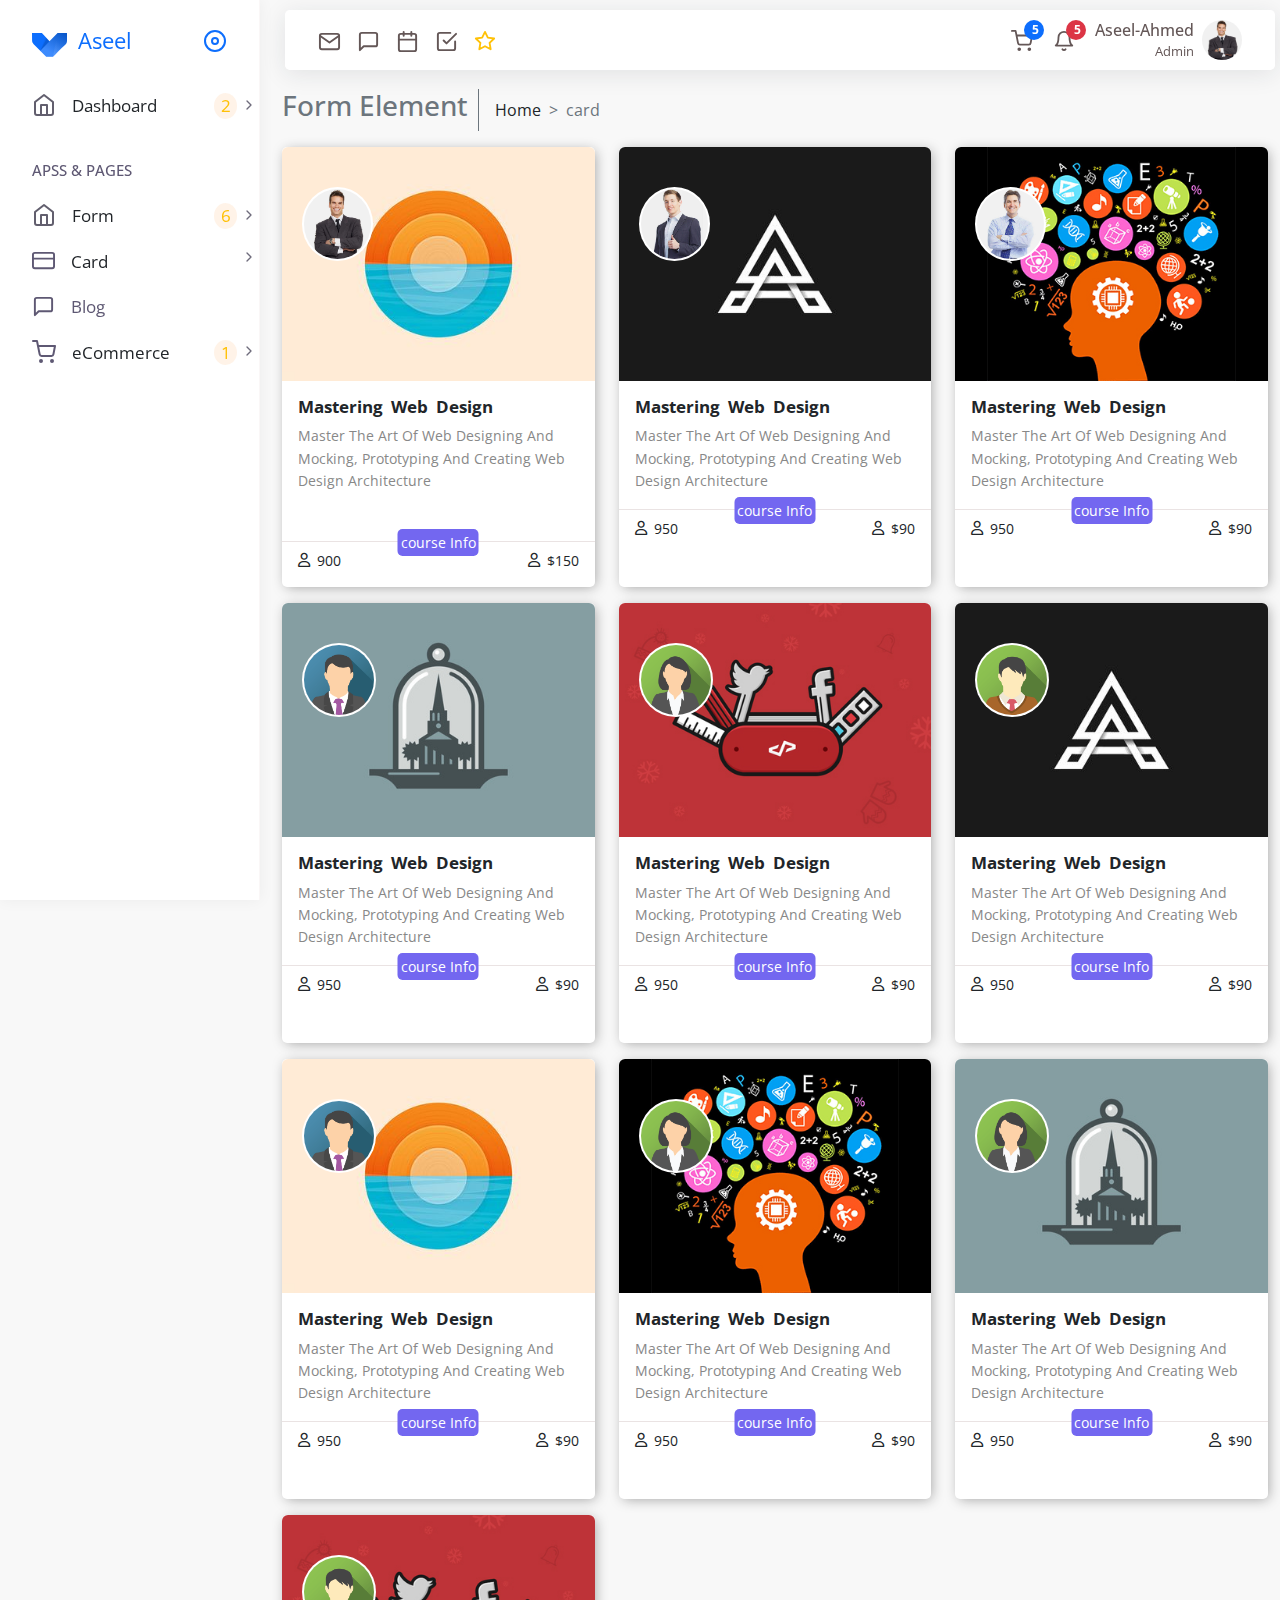
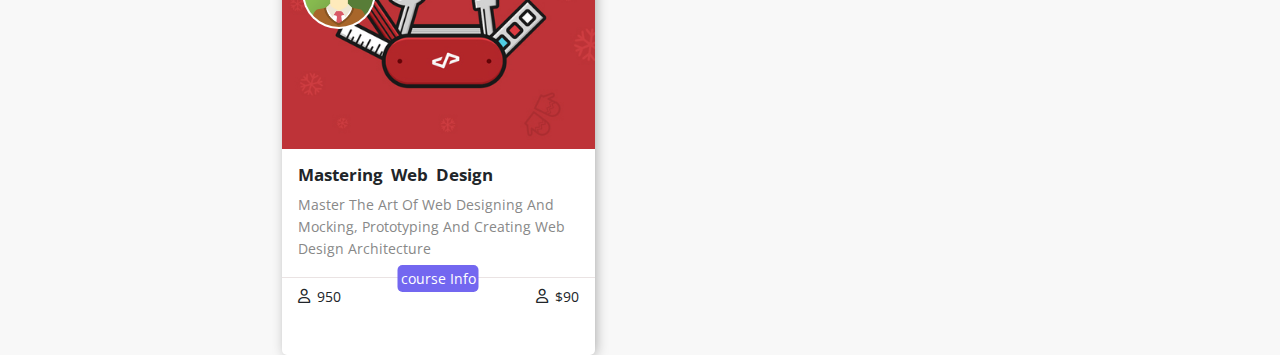
<file: card.html>
<!DOCTYPE html>
<html lang="ar">
<head>
<title>Blog</title>
<meta charset="utf-8">
<meta name="viewport" content="width=device-width, initialscale=1">
<link href="bootstrap/css/bootstrap.min.css" rel="stylesheet">
<link href="./scss/all.css" rel="stylesheet">
<link href="./scss/all.min.css" rel="stylesheet">
<script src="bootstrap/js/bootstrap.bundle.min.js"></script>
<link href="./scss/min.css" rel="stylesheet">
<link href="./scss/form/form.css" rel="stylesheet">
<link href="bootstrap/style.css" rel="stylesheet">
<link href="scss/card/card.css" rel="stylesheet">

  <!-- Google Fonts -->
  <link rel="preconnect" href="https://fonts.googleapis.com" />
  <link rel="preconnect" href="https://fonts.gstatic.com" crossorigin />
  <link
    href="https://fonts.googleapis.com/css2?family=Open+Sans:wght@400;700&family=Work+Sans:wght@200;300;400;500;600;700;800&display=swap"
    rel="stylesheet"
  />
</head>
<body>
  <div class="">
    <div class="mune-navbar navbar navbar-expand-sm bg-white rounded-3 text-dark sticky-top top-10 container-lg">
        <div class="container-fluid">
            <ul class="navbar-nav toggle d-flex   d-lg-none d-md-block">
                <li class="nav-item">
                    <a href="javascript:void(0);" class="link-item asibar-toogle">
                       <i class="fas fa-bars mune-toogle" style="font-size: 22px; color: #5e5873;"></i>
                    </a>
                </li>
            </ul>
            <ul class="navbar-nav first">
                <li class="nav-item"><a href="" class="nav-link">
                    <svg xmlns="http://www.w3.org/2000/svg" width="23" height="23" viewBox="0 0 24 24" fill="none" stroke="currentColor" stroke-width="2" stroke-linecap="round" stroke-linejoin="round" class="feather feather-mail ficon"><path d="M4 4h16c1.1 0 2 .9 2 2v12c0 1.1-.9 2-2 2H4c-1.1 0-2-.9-2-2V6c0-1.1.9-2 2-2z"></path><polyline points="22,6 12,13 2,6"></polyline></svg>                </a></li>
                <li class="nav-item"><a href="" class="nav-link">
                    <svg xmlns="http://www.w3.org/2000/svg" width="23" height="23" viewBox="0 0 24 24" fill="none" stroke="currentColor" stroke-width="2" stroke-linecap="round" stroke-linejoin="round" class="feather feather-message-square ficon"><path d="M21 15a2 2 0 0 1-2 2H7l-4 4V5a2 2 0 0 1 2-2h14a2 2 0 0 1 2 2z"></path></svg>
                </a></li>
                <li class="nav-item"><a href="" class="nav-link">
                    <svg xmlns="http://www.w3.org/2000/svg" width="23" height="23" viewBox="0 0 24 24" fill="none" stroke="currentColor" stroke-width="2" stroke-linecap="round" stroke-linejoin="round" class="feather feather-calendar ficon"><rect x="3" y="4" width="18" height="18" rx="2" ry="2"></rect><line x1="16" y1="2" x2="16" y2="6"></line><line x1="8" y1="2" x2="8" y2="6"></line><line x1="3" y1="10" x2="21" y2="10"></line></svg>
                </a></li>
                <li class="nav-item"><a href="" class="nav-link">
                    <svg xmlns="http://www.w3.org/2000/svg" width="23" height="23" viewBox="0 0 24 24" fill="none" stroke="currentColor" stroke-width="2" stroke-linecap="round" stroke-linejoin="round" class="feather feather-check-square ficon"><polyline points="9 11 12 14 22 4"></polyline><path d="M21 12v7a2 2 0 0 1-2 2H5a2 2 0 0 1-2-2V5a2 2 0 0 1 2-2h11"></path></svg>
                </a></li>
                <li class="nav-item dropdown"><a href="" class="nav-link" data-bs-toggle="dropdown">
                    <svg xmlns="http://www.w3.org/2000/svg" width="22" height="22" viewBox="0 0 24 24" fill="none" stroke="currentColor" stroke-width="2" stroke-linecap="round" stroke-linejoin="round" class="feather feather-star ficon text-warning"><polygon points="12 2 15.09 8.26 22 9.27 17 14.14 18.18 21.02 12 17.77 5.82 21.02 7 14.14 2 9.27 8.91 8.26 12 2"></polygon></svg>                </a>
               <ul class="dropdown-menu dropdown-menu-start star-menu">
                  
                <li>
                    <div class="dropdown-header">
                        <input type="search" class="form-control" data-search="search" placeholder="Bookmark">
                    </div>
                </li>
                   
                <li><a href="" class="dropdown-item d-flex justify-content-between align-items-center">
                    <div class="d-flex gap-2 align-items-center">
                        <svg xmlns="http://www.w3.org/2000/svg" width="18" height="18" viewBox="0 0 24 24" fill="none" stroke="currentColor" stroke-width="1" stroke-linecap="round" stroke-linejoin="round" class="feather feather-mail me-75 ficon"><path d="M4 4h16c1.1 0 2 .9 2 2v12c0 1.1-.9 2-2 2H4c-1.1 0-2-.9-2-2V6c0-1.1.9-2 2-2z"></path><polyline points="22,6 12,13 2,6"></polyline></svg>
                        <span class="font-small">Email</span>
                    </div>
                    <svg xmlns="http://www.w3.org/2000/svg" width="18" height="18" viewBox="0 0 24 24" fill="none" stroke="currentColor" stroke-width="2" stroke-linecap="round" stroke-linejoin="round" class="feather feather-star ficon text-warning"><polygon points="12 2 15.09 8.26 22 9.27 17 14.14 18.18 21.02 12 17.77 5.82 21.02 7 14.14 2 9.27 8.91 8.26 12 2"></polygon></svg>
                </a></li>
                <li><a href="" class="dropdown-item d-flex justify-content-between align-items-center">
                    <div class="d-flex gap-2 align-items-center">
                        <svg xmlns="http://www.w3.org/2000/svg" width="18" height="18" viewBox="0 0 24 24" fill="none" stroke="currentColor" stroke-width="1" stroke-linecap="round" stroke-linejoin="round" class="feather feather-mail me-75 ficon"><path d="M4 4h16c1.1 0 2 .9 2 2v12c0 1.1-.9 2-2 2H4c-1.1 0-2-.9-2-2V6c0-1.1.9-2 2-2z"></path><polyline points="22,6 12,13 2,6"></polyline></svg>
                        <span class="font-small">Chat</span>
                    </div>
                    <svg xmlns="http://www.w3.org/2000/svg" width="18" height="18" viewBox="0 0 24 24" fill="none" stroke="currentColor" stroke-width="2" stroke-linecap="round" stroke-linejoin="round" class="feather feather-star ficon text-warning"><polygon points="12 2 15.09 8.26 22 9.27 17 14.14 18.18 21.02 12 17.77 5.82 21.02 7 14.14 2 9.27 8.91 8.26 12 2"></polygon></svg>
                </a></li>
                <li><a href="" class="dropdown-item d-flex justify-content-between align-items-center">
                    <div class="d-flex gap-2 align-items-center">
                        <svg xmlns="http://www.w3.org/2000/svg" width="18" height="18" viewBox="0 0 24 24" fill="none" stroke="currentColor" stroke-width="1" stroke-linecap="round" stroke-linejoin="round" class="feather feather-mail me-75 ficon"><path d="M4 4h16c1.1 0 2 .9 2 2v12c0 1.1-.9 2-2 2H4c-1.1 0-2-.9-2-2V6c0-1.1.9-2 2-2z"></path><polyline points="22,6 12,13 2,6"></polyline></svg>
                        <span class="font-small">Calendar</span>
                    </div>
                    <svg xmlns="http://www.w3.org/2000/svg" width="18" height="18" viewBox="0 0 24 24" fill="none" stroke="currentColor" stroke-width="2" stroke-linecap="round" stroke-linejoin="round" class="feather feather-star ficon text-warning"><polygon points="12 2 15.09 8.26 22 9.27 17 14.14 18.18 21.02 12 17.77 5.82 21.02 7 14.14 2 9.27 8.91 8.26 12 2"></polygon></svg>
                </a></li>
                <li><a href="" class="dropdown-item d-flex justify-content-between align-items-center">
                    <div class="d-flex gap-2 align-items-center">
                        <svg xmlns="http://www.w3.org/2000/svg" width="18" height="18" viewBox="0 0 24 24" fill="none" stroke="currentColor" stroke-width="1" stroke-linecap="round" stroke-linejoin="round" class="feather feather-mail me-75 ficon"><path d="M4 4h16c1.1 0 2 .9 2 2v12c0 1.1-.9 2-2 2H4c-1.1 0-2-.9-2-2V6c0-1.1.9-2 2-2z"></path><polyline points="22,6 12,13 2,6"></polyline></svg>
                        <span class="font-small">Todo</span>
                    </div>
                    <svg xmlns="http://www.w3.org/2000/svg" width="18" height="18" viewBox="0 0 24 24" fill="none" stroke="currentColor" stroke-width="2" stroke-linecap="round" stroke-linejoin="round" class="feather feather-star ficon text-warning"><polygon points="12 2 15.09 8.26 22 9.27 17 14.14 18.18 21.02 12 17.77 5.82 21.02 7 14.14 2 9.27 8.91 8.26 12 2"></polygon></svg>
                </a></li>
               </ul>
            </li>
            </ul>
            <ul class="navbar-nav flex-row-reverse align-items-center gap-lg-1 gap-3">
            
                <li class="nav-item">
                    <a href="" class="nav-link gap-2 d-flex flex-row-reverse flex-sm-row-reverse align-items-center justify-content-center">
                    <img src="./assets/team/03.jpg" class="rounded-circle avater-user" width="40px" height="40px" alt="">
                    <div class="user-nav  d-lg-flex flex-column align-items-end  d-none">
                        <span class="user-name">Aseel-Ahmed</span>
                        <span class="user-role">Admin</span>
                    </div>
                </a>
            </li>
                <li class="nav-notification nav-item dropdown dropstart ">
                    <a href="javascript:void()" class="nav-link" data-bs-toggle="dropdown">
                    <svg xmlns="http://www.w3.org/2000/svg" width="22" height="22" viewBox="0 0 24 24" fill="none" stroke="currentColor" stroke-width="2" stroke-linecap="round" stroke-linejoin="round" class="feather feather-bell ficon"><path d="M18 8A6 6 0 0 0 6 8c0 7-3 9-3 9h18s-3-2-3-9"></path><path d="M13.73 21a2 2 0 0 1-3.46 0"></path></svg>
                </a>
                <span class="badge rounded-pill bg-danger badge-up">5</span>
                    <ul class="dropdown-menu notification-menu ">
                        <div class="item-notification">
                        <li>
                            <div  class="dropdown-header d-flex flex-row align-items-cente justify-content-between">
                            <span class="notification-title fw-bold">
                                Notifications
                            </span>
                            <span class="notification-count rounded-3 fw-bold">
                                6 new
                            </span>
                        </div>
                    </li>
                        <li>
                           <a href="javascript:void();" class="dropdown-item d-flex align-items-center gap-3">
                            <div class="">
                                <img src="./assets/team/07.jpg" class="rounded-circle" alt="" width="30px" height="30px">
                            </div>
                            <div class="noifiction-body">
                                <span class="notification-user-title">
                                    Congratulation Sam 🎉
                                </span>
                                <p class="notification-user-text">
                                    Won the monthly best seller badge.
                                </p>
                            </div>
                           </a>
                        </li>
                        <li>
                            <a href="javascript:void();" class="dropdown-item d-flex align-items-center gap-3">
                             <div class="">
                                 <img src="./assets/team/07.jpg" class="rounded-circle" alt="" width="30px" height="30px">
                             </div>
                             <div class="noifiction-body">
                                 <span class="notification-user-title">
                                     Congratulation Sam 🎉
                                 </span>
                                 <p class="notification-user-text">
                                     Won the monthly best seller badge.
                                 </p>
                             </div>
                            </a>
                         </li>
                         <li>
                            <a href="javascript:void();" class="dropdown-item d-flex align-items-center gap-3">
                             <div class="">
                                 <img src="./assets/team/07.jpg" class="rounded-circle" alt="" width="30px" height="30px">
                             </div>
                             <div class="noifiction-body">
                                 <span class="notification-user-title">
                                     Congratulation Sam 🎉
                                 </span>
                                 <p class="notification-user-text">
                                     Won the monthly best seller badge.
                                 </p>
                             </div>
                            </a>
                         </li>
                         <li>
                            <a href="javascript:void();" class="dropdown-item d-flex align-items-center gap-3">
                             <div class="">
                                 <img src="./assets/team/07.jpg" class="rounded-circle" alt="" width="30px" height="30px">
                             </div>
                             <div class="noifiction-body">
                                 <span class="notification-user-title">
                                     Congratulation Sam 🎉
                                 </span>
                                 <p class="notification-user-text">
                                     Won the monthly best seller badge.
                                 </p>
                             </div>
                            </a>
                         </li>
                         <li>
                            <a href="javascript:void();" class="dropdown-item d-flex align-items-center gap-3">
                             <div class="">
                                 <img src="./assets/team/07.jpg" class="rounded-circle" alt="" width="30px" height="30px">
                             </div>
                             <div class="noifiction-body">
                                 <span class="notification-user-title">
                                     Congratulation Sam 🎉
                                 </span>
                                 <p class="notification-user-text">
                                     Won the monthly best seller badge.
                                 </p>
                             </div>
                            </a>
                         </li>
                        </div>
                        <li>
                            <div class="footer-notification">
                            <button class="btn btn-primary w-100 " type="button">Read All Notification</button>
                        </div>
                        </li>
                        
                       
                    </ul>
               </li>
               
               <!-- start cart -->
               <li class="nav-notification nav-item dropdown dropstart ">
                <a href="javascript:void()" class="nav-link" data-bs-toggle="dropdown">
   <svg xmlns="http://www.w3.org/2000/svg" width="22" height="22" viewBox="0 0 24 24" fill="none" stroke="currentColor" stroke-width="2" stroke-linecap="round" stroke-linejoin="round" class="feather feather-shopping-cart ficon"><circle cx="9" cy="21" r="1"></circle><circle cx="20" cy="21" r="1"></circle><path d="M1 1h4l2.68 13.39a2 2 0 0 0 2 1.61h9.72a2 2 0 0 0 2-1.61L23 6H6"></path></svg>
                </a>
            <span class="badge rounded-pill bg-primary badge-up">5</span>
                <ul class="dropdown-menu notification-menu cart-menu ">
                    <div class="item-notification">
                    <li>
                        <div  class="dropdown-header d-flex flex-row align-items-cente justify-content-between">
                        <h5  class="card-title">
                            My Cart
                        </h5 >
                        <span class="notification-count rounded-3 fw-bold pt-1">
                            4 new
                        </span>
                    </div>
                </li>
                    <li>
                      <div class="list-group-input d-flex justify-content-evenly">
                    <img src="./assets/team/03.jpg" class="cart-image"  alt="">
                       <div class="list-item d-flex align-items-center">
                           <div class="media-heading d-flex flex-column">
                            <span class="cart-item-title">Apple watch 5</span>
                            <span class="cart-item-by">By Apple</span>
                           </div>
                           <div class="input-group">
                               <div class="cart-item-group d-flex align-items-center justify-content-center flex-grow-1 ">
                                <span class="input-group-btn bootstrap-touchspin-dn">
                                    <button class="btn btn-primary bootstrap-touchspin-dn " type="button">
                                        <svg xmlns="http://www.w3.org/2000/svg" width="10" height="10" viewBox="0 0 24 24" fill="none" stroke="currentColor" stroke-width="2" stroke-linecap="round" stroke-linejoin="round" class="feather feather-minus"><line x1="5" y1="12" x2="19" y2="12"></line></svg>
                                    </button>
                                </span>
                                   
                            <input class="touchspin-cart form-control" type="number" value="1">
                            <span class="input-group-btn bootstrap-touchspin-up">
                                <button class="btn btn-primary bootstrap-touchspin-up" type="button"><svg xmlns="http://www.w3.org/2000/svg" width="10" height="10" viewBox="0 0 24 24" fill="none" stroke="currentColor" stroke-width="2" stroke-linecap="round" stroke-linejoin="round" class="feather feather-plus"><line x1="12" y1="5" x2="12" y2="19"></line><line x1="5" y1="12" x2="19" y2="12"></line></svg></button>
                            </span>
                               </div>
                           </div>
                           <span class="cart-item-price">$374.90</span>
                           
                       </div>
                      </div>
                    </li>
                    <li>
                        <div class="list-group-input  d-flex justify-content-evenly">
                      <img src="./assets/team/03.jpg" class="cart-image"  alt="">
                         <div class="list-item d-flex align-items-center">
                             <div class="media-heading d-flex flex-column">
                              <span class="cart-item-title">Apple watch 5</span>
                              <span class="cart-item-by">By Apple</span>
                             </div>
                             <div class="input-group">
                                 <div class="cart-item-group d-flex align-items-center justify-content-center flex-grow-1 ">
                                  <span class="input-group-btn bootstrap-touchspin-dn">
                                      <button class="btn btn-primary bootstrap-touchspin-dn " type="button">
                                          <svg xmlns="http://www.w3.org/2000/svg" width="10" height="10" viewBox="0 0 24 24" fill="none" stroke="currentColor" stroke-width="2" stroke-linecap="round" stroke-linejoin="round" class="feather feather-minus"><line x1="5" y1="12" x2="19" y2="12"></line></svg>
                                      </button>
                                  </span>
                                     
                              <input class="touchspin-cart form-control" type="number" value="1">
                              <span class="input-group-btn bootstrap-touchspin-up">
                                  <button class="btn btn-primary bootstrap-touchspin-up" type="button"><svg xmlns="http://www.w3.org/2000/svg" width="10" height="10" viewBox="0 0 24 24" fill="none" stroke="currentColor" stroke-width="2" stroke-linecap="round" stroke-linejoin="round" class="feather feather-plus"><line x1="12" y1="5" x2="12" y2="19"></line><line x1="5" y1="12" x2="19" y2="12"></line></svg></button>
                              </span>
                                 </div>
                             </div>
                             <span class="cart-item-price">$374.90</span>
                             
                         </div>
                        </div>
                      </li>
                      <li>
                        <div class="list-group-input d-flex justify-content-evenly">
                      <img src="./assets/team/03.jpg" class="cart-image"  alt="">
                         <div class="list-item d-flex align-items-center">
                             <div class="media-heading d-flex flex-column">
                              <span class="cart-item-title">Apple watch 5</span>
                              <span class="cart-item-by">By Apple</span>
                             </div>
                             <div class="input-group">
                                 <div class="cart-item-group d-flex align-items-center justify-content-center flex-grow-1 ">
                                  <span class="input-group-btn bootstrap-touchspin-dn">
                                      <button class="btn btn-primary bootstrap-touchspin-dn " type="button">
                                          <svg xmlns="http://www.w3.org/2000/svg" width="10" height="10" viewBox="0 0 24 24" fill="none" stroke="currentColor" stroke-width="2" stroke-linecap="round" stroke-linejoin="round" class="feather feather-minus"><line x1="5" y1="12" x2="19" y2="12"></line></svg>
                                      </button>
                                  </span>
                                     
                              <input class="touchspin-cart form-control" type="number" value="1">
                              <span class="input-group-btn bootstrap-touchspin-up">
                                  <button class="btn btn-primary bootstrap-touchspin-up" type="button"><svg xmlns="http://www.w3.org/2000/svg" width="10" height="10" viewBox="0 0 24 24" fill="none" stroke="currentColor" stroke-width="2" stroke-linecap="round" stroke-linejoin="round" class="feather feather-plus"><line x1="12" y1="5" x2="12" y2="19"></line><line x1="5" y1="12" x2="19" y2="12"></line></svg></button>
                              </span>
                                 </div>
                             </div>
                             <span class="cart-item-price">$374.90</span>
                             
                         </div>
                        </div>
                      </li>
                      <li>
                        <div class="list-group-input d-flex justify-content-evenly">
                      <img src="./assets/team/03.jpg" class="cart-image"  alt="">
                         <div class="list-item d-flex align-items-center">
                             <div class="media-heading d-flex flex-column">
                              <span class="cart-item-title">Apple watch 5</span>
                              <span class="cart-item-by">By Apple</span>
                             </div>
                             <div class="input-group">
                                 <div class="cart-item-group d-flex align-items-center justify-content-center flex-grow-1 ">
                                  <span class="input-group-btn bootstrap-touchspin-dn">
                                      <button class="btn btn-primary bootstrap-touchspin-dn " type="button">
                                          <svg xmlns="http://www.w3.org/2000/svg" width="10" height="10" viewBox="0 0 24 24" fill="none" stroke="currentColor" stroke-width="2" stroke-linecap="round" stroke-linejoin="round" class="feather feather-minus"><line x1="5" y1="12" x2="19" y2="12"></line></svg>
                                      </button>
                                  </span>
                                     
                              <input class="touchspin-cart form-control" type="number" value="1">
                              <span class="input-group-btn bootstrap-touchspin-up">
                                  <button class="btn btn-primary bootstrap-touchspin-up" type="button"><svg xmlns="http://www.w3.org/2000/svg" width="10" height="10" viewBox="0 0 24 24" fill="none" stroke="currentColor" stroke-width="2" stroke-linecap="round" stroke-linejoin="round" class="feather feather-plus"><line x1="12" y1="5" x2="12" y2="19"></line><line x1="5" y1="12" x2="19" y2="12"></line></svg></button>
                              </span>
                                 </div>
                             </div>
                             <span class="cart-item-price">$374.90</span>
                             
                         </div>
                        </div>
                      </li>
                      <li>
                        <div class="list-group-input d-flex justify-content-evenly">
                      <img src="./assets/team/03.jpg" class="cart-image"  alt="">
                         <div class="list-item d-flex align-items-center">
                             <div class="media-heading d-flex flex-column">
                              <span class="cart-item-title">Apple watch 5</span>
                              <span class="cart-item-by">By Apple</span>
                             </div>
                             <div class="input-group">
                                 <div class="cart-item-group d-flex align-items-center justify-content-center flex-grow-1 ">
                                  <span class="input-group-btn bootstrap-touchspin-dn">
                                      <button class="btn btn-primary bootstrap-touchspin-dn " type="button">
                                          <svg xmlns="http://www.w3.org/2000/svg" width="10" height="10" viewBox="0 0 24 24" fill="none" stroke="currentColor" stroke-width="2" stroke-linecap="round" stroke-linejoin="round" class="feather feather-minus"><line x1="5" y1="12" x2="19" y2="12"></line></svg>
                                      </button>
                                  </span>
                                     
                              <input class="touchspin-cart form-control" type="number" value="1">
                              <span class="input-group-btn bootstrap-touchspin-up">
                                  <button class="btn btn-primary bootstrap-touchspin-up" type="button"><svg xmlns="http://www.w3.org/2000/svg" width="10" height="10" viewBox="0 0 24 24" fill="none" stroke="currentColor" stroke-width="2" stroke-linecap="round" stroke-linejoin="round" class="feather feather-plus"><line x1="12" y1="5" x2="12" y2="19"></line><line x1="5" y1="12" x2="19" y2="12"></line></svg></button>
                              </span>
                                 </div>
                             </div>
                             <span class="cart-item-price">$374.90</span>
                             
                         </div>
                        </div>
                      </li>
                      <li>
                        <div class="list-group-input d-flex justify-content-evenly">
                      <img src="./assets/team/03.jpg" class="cart-image"  alt="">
                         <div class="list-item d-flex align-items-center">
                             <div class="media-heading d-flex flex-column">
                              <span class="cart-item-title">Apple watch 5</span>
                              <span class="cart-item-by">By Apple</span>
                             </div>
                             <div class="input-group">
                                 <div class="cart-item-group d-flex align-items-center justify-content-center flex-grow-1 ">
                                  <span class="input-group-btn bootstrap-touchspin-dn">
                                      <button class="btn btn-primary bootstrap-touchspin-dn " type="button">
                                          <svg xmlns="http://www.w3.org/2000/svg" width="10" height="10" viewBox="0 0 24 24" fill="none" stroke="currentColor" stroke-width="2" stroke-linecap="round" stroke-linejoin="round" class="feather feather-minus"><line x1="5" y1="12" x2="19" y2="12"></line></svg>
                                      </button>
                                  </span>
                                     
                              <input class="touchspin-cart form-control" type="number" value="1">
                              <span class="input-group-btn bootstrap-touchspin-up">
                                  <button class="btn btn-primary bootstrap-touchspin-up" type="button"><svg xmlns="http://www.w3.org/2000/svg" width="10" height="10" viewBox="0 0 24 24" fill="none" stroke="currentColor" stroke-width="2" stroke-linecap="round" stroke-linejoin="round" class="feather feather-plus"><line x1="12" y1="5" x2="12" y2="19"></line><line x1="5" y1="12" x2="19" y2="12"></line></svg></button>
                              </span>
                                 </div>
                             </div>
                             <span class="cart-item-price">$374.90</span>
                             
                         </div>
                        </div>
                      </li>
                      <li>
                        <div class="list-group-input d-flex justify-content-evenly">
                      <img src="./assets/team/03.jpg" class="cart-image"  alt="">
                         <div class="list-item d-flex align-items-center">
                             <div class="media-heading d-flex flex-column">
                              <span class="cart-item-title">Apple watch 5</span>
                              <span class="cart-item-by">By Apple</span>
                             </div>
                             <div class="input-group">
                                 <div class="cart-item-group d-flex align-items-center justify-content-center flex-grow-1 ">
                                  <span class="input-group-btn bootstrap-touchspin-dn">
                                      <button class="btn btn-primary bootstrap-touchspin-dn " type="button">
                                          <svg xmlns="http://www.w3.org/2000/svg" width="10" height="10" viewBox="0 0 24 24" fill="none" stroke="currentColor" stroke-width="2" stroke-linecap="round" stroke-linejoin="round" class="feather feather-minus"><line x1="5" y1="12" x2="19" y2="12"></line></svg>
                                      </button>
                                  </span>
                                     
                              <input class="touchspin-cart form-control" type="number" value="1">
                              <span class="input-group-btn bootstrap-touchspin-up">
                                  <button class="btn btn-primary bootstrap-touchspin-up" type="button"><svg xmlns="http://www.w3.org/2000/svg" width="10" height="10" viewBox="0 0 24 24" fill="none" stroke="currentColor" stroke-width="2" stroke-linecap="round" stroke-linejoin="round" class="feather feather-plus"><line x1="12" y1="5" x2="12" y2="19"></line><line x1="5" y1="12" x2="19" y2="12"></line></svg></button>
                              </span>
                                 </div>
                             </div>
                             <span class="cart-item-price">$374.90</span>
                             
                         </div>
                        </div>
                      </li>
                    </div>
                    <li>
                        <div class="footer-notification">
                            <div class="total d-flex justify-content-between">
                                <span class="fw-bold">
                                    Total:
                                </span>
                                <span class="text-primary fw-bold">
                                    $10,999.00
                                </span>
                            </div>
                        <button class="btn btn-primary w-100 " type="button">checkout</button>
                    </div>
                    </li>
                    
                   
                </ul>
           </li>
               <!-- end cart -->
               
                <!-- <li class="nav-item"><a href="" class="nav-link">item 3</a></li> -->
                <!-- <li class="nav-item"><a href="" class="nav-link">item 4</a></li> -->
            </ul>
        </div>
    </div>
    <aside class="bg-white">
        <div class="navbar-header p-3">
            <ul class="nav d-flex flex-row justify-content-between align-items-center">
                <li class="nav-item">
                    <div class="header-logo">
                        <a href="#" class="nav-link ">
                            <svg viewBox="0 0 139 95" version="1.1" xmlns="http://www.w3.org/2000/svg" xmlns:xlink="http://www.w3.org/1999/xlink" height="24">
                                <defs>
                                    <linearGradient id="linearGradient-1" x1="100%" y1="10.5120544%" x2="50%" y2="89.4879456%">
                                        <stop stop-color="#000000" offset="0%"></stop>
                                        <stop stop-color="#FFFFFF" offset="100%"></stop>
                                    </linearGradient>
                                    <linearGradient id="linearGradient-2" x1="64.0437835%" y1="46.3276743%" x2="37.373316%" y2="100%">
                                        <stop stop-color="#EEEEEE" stop-opacity="0" offset="0%"></stop>
                                        <stop stop-color="#FFFFFF" offset="100%"></stop>
                                    </linearGradient>
                                </defs>
                                <g id="Page-1" stroke="none" stroke-width="1" fill="none" fill-rule="evenodd">
                                    <g id="Artboard" transform="translate(-400.000000, -178.000000)">
                                        <g id="Group" transform="translate(400.000000, 178.000000)">
                                            <path class="text-primary" id="Path" d="M-5.68434189e-14,2.84217094e-14 L39.1816085,2.84217094e-14 L69.3453773,32.2519224 L101.428699,2.84217094e-14 L138.784583,2.84217094e-14 L138.784199,29.8015838 C137.958931,37.3510206 135.784352,42.5567762 132.260463,45.4188507 C128.736573,48.2809251 112.33867,64.5239941 83.0667527,94.1480575 L56.2750821,94.1480575 L6.71554594,44.4188507 C2.46876683,39.9813776 0.345377275,35.1089553 0.345377275,29.8015838 C0.345377275,24.4942122 0.230251516,14.560351 -5.68434189e-14,2.84217094e-14 Z" style="fill:currentColor"></path>
                                            <path id="Path1" d="M69.3453773,32.2519224 L101.428699,1.42108547e-14 L138.784583,1.42108547e-14 L138.784199,29.8015838 C137.958931,37.3510206 135.784352,42.5567762 132.260463,45.4188507 C128.736573,48.2809251 112.33867,64.5239941 83.0667527,94.1480575 L56.2750821,94.1480575 L32.8435758,70.5039241 L69.3453773,32.2519224 Z" fill="url(#linearGradient-1)" opacity="0.2"></path>
                                            <polygon id="Path-2" fill="#000000" opacity="0.049999997" points="69.3922914 32.4202615 32.8435758 70.5039241 54.0490008 16.1851325"></polygon>
                                            <polygon id="Path-21" fill="#000000" opacity="0.099999994" points="69.3922914 32.4202615 32.8435758 70.5039241 58.3683556 20.7402338"></polygon>
                                            <polygon id="Path-3" fill="url(#linearGradient-2)" opacity="0.099999994" points="101.428699 0 83.0667527 94.1480575 130.378721 47.0740288"></polygon>
                                        </g>
                                    </g>
                                </g>
                            </svg>
                            <span class="navbar-brand ">Aseel</span>
                        </a>
                    </div>
                </li>
                <li class="nav-item">
                    <a href="" class="nav-link">
                        <svg xmlns="http://www.w3.org/2000/svg" width="24" height="24" viewBox="0 0 24 24" fill="none" stroke="currentColor" stroke-width="2" stroke-linecap="round" stroke-linejoin="round" class="feather feather-disc d-none d-xl-block collapse-toggle-icon primary font-medium-4"><circle cx="12" cy="12" r="10"></circle><circle cx="12" cy="12" r="3"></circle></svg> 
                        <svg xmlns="http://www.w3.org/2000/svg" width="24" height="24" viewBox="0 0 24 24" fill="none" stroke="currentColor" stroke-width="2" stroke-linecap="round" stroke-linejoin="round" class="feather feather-x d-block d-xl-none text-primary toggle-icon font-medium-4"><line x1="18" y1="6" x2="6" y2="18"></line><line x1="6" y1="6" x2="18" y2="18"></line></svg>
                     </a>
                </li>

            </ul>
           <div class="main-menu">
            <ul class="nav navigation-main  d-flex flex-xl-column">
                
                <li class="nav-item sub-item">
                    <a class="nav-link d-flex gap-3 has-sub" id="dashboard">
                        <svg xmlns="http://www.w3.org/2000/svg" width="24" height="24" viewBox="0 0 24 24" fill="none" stroke="currentColor" stroke-width="2" stroke-linecap="round" stroke-linejoin="round" class="feather feather-home " style="color: #625f6e;"><path d="M3 9l9-7 9 7v11a2 2 0 0 1-2 2H5a2 2 0 0 1-2-2z"></path><polyline points="9 22 9 12 15 12 15 22"></polyline></svg>
                        <span class="menu-title  text-dark ">Dashboard</span>
                        <span class="menu-count position-absolute text-warning rounded-circle text-center">2</span>
                    </a>
                    <ul class="menu-content" aria-menue="dashboard" >
                        <li>
                            <a class="nav-link d-flex align-items-center gap-4" href="./Blog-list.html">
                                <svg xmlns="http://www.w3.org/2000/svg" width="14" height="14" viewBox="0 0 24 24" fill="none" stroke="currentColor" stroke-width="2" stroke-linecap="round" stroke-linejoin="round" class="feather feather-circle"><circle cx="12" cy="12" r="10"></circle></svg>
                                <span class="menu-item text-truncate" >Dashboard 1</span>
                            </a>
                        </li>
                        <li>
                            <a class="nav-link d-flex align-items-center gap-4" href="./Blog-list.html">
                                <svg xmlns="http://www.w3.org/2000/svg" width="14" height="14" viewBox="0 0 24 24" fill="none" stroke="currentColor" stroke-width="2" stroke-linecap="round" stroke-linejoin="round" class="feather feather-circle"><circle cx="12" cy="12" r="10"></circle></svg>
                                <span class="menu-item text-truncate">Dashboard 2</span>
                            </a>
                        </li>
                        
                    </ul>
                </li>
                <li class="nav-item header-item">
                       <a class="nav-link  d-flex">
                        <span class="menu-title">Apss & Pages</span>
                       </a>
                </li>
                <li class="nav-item sub-item">
                    <a class="nav-link d-flex gap-3 has-sub" id="form-element">
                        <svg xmlns="http://www.w3.org/2000/svg" width="24" height="24" viewBox="0 0 24 24" fill="none" stroke="currentColor" stroke-width="2" stroke-linecap="round" stroke-linejoin="round" class="feather feather-home " style="color: #625f6e;"><path d="M3 9l9-7 9 7v11a2 2 0 0 1-2 2H5a2 2 0 0 1-2-2z"></path><polyline points="9 22 9 12 15 12 15 22"></polyline></svg>
                        <span class="menu-title  text-dark ">Form</span>
                        <span class="menu-count position-absolute text-warning rounded-circle text-center">6</span>
                    </a>
                    <ul class="menu-content" aria-menue="form-element" >
                        <li>
                            <a class="nav-link d-flex align-items-center gap-4" href="./form-Element.html">
                                <svg xmlns="http://www.w3.org/2000/svg" width="14" height="14" viewBox="0 0 24 24" fill="none" stroke="currentColor" stroke-width="2" stroke-linecap="round" stroke-linejoin="round" class="feather feather-circle"><circle cx="12" cy="12" r="10"></circle></svg>
                                <span class="menu-item text-truncate">Input</span>
                            </a>
                        </li>
                        <li>
                            <a class="nav-link d-flex align-items-center gap-4" href="./input-group.html">
                                <svg xmlns="http://www.w3.org/2000/svg" width="14" height="14" viewBox="0 0 24 24" fill="none" stroke="currentColor" stroke-width="2" stroke-linecap="round" stroke-linejoin="round" class="feather feather-circle"><circle cx="12" cy="12" r="10"></circle></svg>
                                <span class="menu-item text-truncate">Input Group</span>
                            </a>
                        </li>
                        <li>
                            <a class="nav-link d-flex align-items-center gap-4" href="./form-checkbox.html">
                                <svg xmlns="http://www.w3.org/2000/svg" width="14" height="14" viewBox="0 0 24 24" fill="none" stroke="currentColor" stroke-width="2" stroke-linecap="round" stroke-linejoin="round" class="feather feather-circle"><circle cx="12" cy="12" r="10"></circle></svg>
                                <span class="menu-item text-truncate">Checkbox</span>
                            </a>
                        </li>
                        <li>
                            <a class="nav-link d-flex align-items-center gap-4" href="./form-radio.html">
                                <svg xmlns="http://www.w3.org/2000/svg" width="14" height="14" viewBox="0 0 24 24" fill="none" stroke="currentColor" stroke-width="2" stroke-linecap="round" stroke-linejoin="round" class="feather feather-circle"><circle cx="12" cy="12" r="10"></circle></svg>
                                <span class="menu-item text-truncate">radio</span>
                            </a>
                        </li>
                        <li>
                            <a class="nav-link d-flex align-items-center gap-4" href="./form-switch.html">
                                <svg xmlns="http://www.w3.org/2000/svg" width="14" height="14" viewBox="0 0 24 24" fill="none" stroke="currentColor" stroke-width="2" stroke-linecap="round" stroke-linejoin="round" class="feather feather-circle"><circle cx="12" cy="12" r="10"></circle></svg>
                                <span class="menu-item text-truncate"> Switch</span>
                            </a>
                        </li>
                        <li>
                            <a class="nav-link d-flex align-items-center gap-4" href="./form-teaxt-area.html">
                                <svg xmlns="http://www.w3.org/2000/svg" width="14" height="14" viewBox="0 0 24 24" fill="none" stroke="currentColor" stroke-width="2" stroke-linecap="round" stroke-linejoin="round" class="feather feather-circle"><circle cx="12" cy="12" r="10"></circle></svg>
                                <span class="menu-item text-truncate">Teaxt Area</span>
                            </a>
                        </li>
                        
                    </ul>
                </li>
                <li class="nav-item sub-item">
                    <a class="nav-link d-flex gap-3 has-sub" id="card">
                        <svg xmlns="http://www.w3.org/2000/svg" width="23" height="23" viewBox="0 0 24 24" fill="none" stroke="currentColor" stroke-width="2" stroke-linecap="round" stroke-linejoin="round" class="feather feather-credit-card"><rect x="1" y="4" width="22" height="16" rx="2" ry="2"></rect><line x1="1" y1="10" x2="23" y2="10"></line></svg>                        <span class="menu-title  text-dark ">Card</span>
                        <span class="menu-count position-absolute text-warning rounded-circle text-center"></span>
                    </a>
                    <ul class="menu-content" aria-menue="card" >
                        <li>
                            <a class="nav-link d-flex align-items-center gap-4" href="./card.html">
                                <svg xmlns="http://www.w3.org/2000/svg" width="14" height="14" viewBox="0 0 24 24" fill="none" stroke="currentColor" stroke-width="2" stroke-linecap="round" stroke-linejoin="round" class="feather feather-circle"><circle cx="12" cy="12" r="10"></circle></svg>                             <span class="menu-item text-truncate">Basic</span>
                            </a>
                        </li>
                      
                        
                    </ul>
                </li>
                <li class="nav-item">
                    <a class="nav-link d-flex gap-3 align-items-center" href="./Blog-list.html">
                        <svg xmlns="http://www.w3.org/2000/svg" width="23" height="23" viewBox="0 0 24 24" fill="none" stroke="currentColor" stroke-width="2" stroke-linecap="round" stroke-linejoin="round" class="feather feather-message-square"><path d="M21 15a2 2 0 0 1-2 2H7l-4 4V5a2 2 0 0 1 2-2h14a2 2 0 0 1 2 2z"></path></svg>        
                        <span class="menu-title">Blog</span>
                    </a>
                </li>
                <li class="nav-item sub-item">
                    <a class="nav-link d-flex gap-3 has-sub" id="ecommerce">
                        <svg xmlns="http://www.w3.org/2000/svg" width="24" height="24" viewBox="0 0 24 24" fill="none" stroke="currentColor" stroke-width="2" stroke-linecap="round" stroke-linejoin="round" class="feather feather-shopping-cart"><circle cx="9" cy="21" r="1"></circle><circle cx="20" cy="21" r="1"></circle><path d="M1 1h4l2.68 13.39a2 2 0 0 0 2 1.61h9.72a2 2 0 0 0 2-1.61L23 6H6"></path></svg>                        <span class="menu-title  text-dark ">eCommerce</span>
                        <span class="menu-count position-absolute text-warning rounded-circle text-center">1</span>
                    </a>
                    <ul class="menu-content" aria-menue="ecommerce" >
                        <li>
                            <a class="nav-link d-flex align-items-center gap-4" href="./shop.html">
                                <svg xmlns="http://www.w3.org/2000/svg" width="14" height="14" viewBox="0 0 24 24" fill="none" stroke="currentColor" stroke-width="2" stroke-linecap="round" stroke-linejoin="round" class="feather feather-circle"><circle cx="12" cy="12" r="10"></circle></svg>
                                <span class="menu-item text-truncate" >shop</span>
                            </a>
                        </li>
                      
                        
                    </ul>
                </li>
                
            </ul>
           </div>
        </div>
    </aside>
    <div class="content-page">
      <div class="container-fluid">
       <div class="content-header  col-12">
        <div class="breadcrumb-list d-flex align-items-center">
            <nav class="breadcrumb-main" aria-label="breadcrumb" style="--bs-breadcrumb-divider:'|';">
                <ol class="breadcrumb d-flex gap-1">
                    <li class="breadcrumb-item active" aria-current="page"><h3>Form Element</h3></li>
                </ol>
            </nav>
            <nav class=" d-none d-sm-block" aria-label="breadcrumb" style="--bs-breadcrumb-divider:'>';">
                <ol class="breadcrumb">
                    <li class="breadcrumb-item " >Home</li>
                    <li class="breadcrumb-item active" aria-current="page">card</li>
                </ol>
            </nav>
           </div>
       </div>
       <div class="content-body col-12">
            <div class="row  ">
               
              <div class="col-lg-4 col-md-6 rounded-1   flex-md-grow-0 ">
               <div class="card position-relative">
                   <div class="card-img-top">
                       <img src="./assets/card/course-03.jpg" alt="">
                   </div>
                   <div class="img-user rounded-circle ">
                       <img src="./assets/team/03.jpg" class="rounded-circle" alt="aseel adnan">
                   </div>
                   <div class="card-body pb-5">
                       <h4 class="card-title ">Mastering Web Design</h4>
                       <p class="card-text">
                        Master The Art Of Web Designing And Mocking, Prototyping And Creating Web Design Architecture
                       </p>
                   </div>
                   <div class="card-footer d-flex justify-content-between align-items-center position-relative pb-3">
                       <span class="title-corse position-absolute">course Info</span>
                       <span class="c-grey"><i class="fa-regular fa-user"></i>900</span>
                       <span class="c-grey"><i class="fa-regular fa-user"></i>$150</span>
                   </div>
               </div>
              </div>
              <div class="col-lg-4 col-md-6 rounded-1  flex-md-grow-0 ">
                <div class="card position-relative">
                    <div class="card-img-top">
                        <img src="./assets/card/course-01.jpg" alt="">
                    </div>
                    <div class="img-user rounded-circle">
                        <img src="./assets/team/02.jpg" class="rounded-circle" alt="aseel adnan">
                    </div>
                    <div class="card-body">
                        <h4 class="card-title ">Mastering Web Design</h4>
                        <p class="card-text">
                         Master The Art Of Web Designing And Mocking, Prototyping And Creating Web Design Architecture
                        </p>
                    </div>
                    <div class="card-footer d-flex justify-content-between align-items-center position-relative pb-5">
                        <span class="title-corse position-absolute">course Info</span>
                        <span class="c-grey"><i class="fa-regular fa-user"></i>950</span>
                        <span class="c-grey"><i class="fa-regular fa-user"></i>$90</span>
                    </div>
                </div>
               </div>
               <div class="col-lg-4 col-md-6 rounded-1  flex-md-grow-0 ">
                <div class="card position-relative">
                    <div class="card-img-top">
                        <img src="./assets/card/course-02.jpg" alt="">
                    </div>
                    <div class="img-user rounded-circle">
                        <img src="./assets/team/01.jpg" class="rounded-circle" alt="aseel adnan">
                    </div>
                    <div class="card-body">
                        <h4 class="card-title ">Mastering Web Design</h4>
                        <p class="card-text">
                         Master The Art Of Web Designing And Mocking, Prototyping And Creating Web Design Architecture
                        </p>
                    </div>
                    <div class="card-footer d-flex justify-content-between align-items-center position-relative pb-5">
                        <span class="title-corse position-absolute">course Info</span>
                        <span class="c-grey"><i class="fa-regular fa-user"></i>950</span>
                        <span class="c-grey"><i class="fa-regular fa-user"></i>$90</span>
                    </div>
                </div>
               </div>
               <div class="col-lg-4 col-md-6 rounded-1  flex-md-grow-0 ">
                <div class="card position-relative">
                    <div class="card-img-top">
                        <img src="./assets/card/course-04.jpg" alt="">
                    </div>
                    <div class="img-user rounded-circle">
                        <img src="./assets/card/team-01.png" class="rounded-circle" alt="aseel adnan">
                    </div>
                    <div class="card-body">
                        <h4 class="card-title ">Mastering Web Design</h4>
                        <p class="card-text">
                         Master The Art Of Web Designing And Mocking, Prototyping And Creating Web Design Architecture
                        </p>
                    </div>
                    <div class="card-footer d-flex justify-content-between align-items-center position-relative pb-5">
                        <span class="title-corse position-absolute">course Info</span>
                        <span class="c-grey"><i class="fa-regular fa-user"></i>950</span>
                        <span class="c-grey"><i class="fa-regular fa-user"></i>$90</span>
                    </div>
                </div>
               </div>
               <div class="col-lg-4 col-md-6 rounded-1  flex-md-grow-0 ">
                <div class="card position-relative">
                    <div class="card-img-top">
                        <img src="./assets/card/course-05.jpg" alt="">
                    </div>
                    <div class="img-user rounded-circle">
                        <img src="./assets/card/team-02.png" class="rounded-circle" alt="aseel adnan">
                    </div>
                    <div class="card-body">
                        <h4 class="card-title ">Mastering Web Design</h4>
                        <p class="card-text">
                         Master The Art Of Web Designing And Mocking, Prototyping And Creating Web Design Architecture
                        </p>
                    </div>
                    <div class="card-footer d-flex justify-content-between align-items-center position-relative pb-5">
                        <span class="title-corse position-absolute">course Info</span>
                        <span class="c-grey"><i class="fa-regular fa-user"></i>950</span>
                        <span class="c-grey"><i class="fa-regular fa-user"></i>$90</span>
                    </div>
                </div>
               </div>
               <div class="col-lg-4 col-md-6 rounded-1  flex-md-grow-0 ">
                <div class="card position-relative">
                    <div class="card-img-top">
                        <img src="./assets/card/course-01.jpg" alt="">
                    </div>
                    <div class="img-user rounded-circle">
                        <img src="./assets/card/team-03.png" class="rounded-circle" alt="aseel adnan">
                    </div>
                    <div class="card-body">
                        <h4 class="card-title ">Mastering Web Design</h4>
                        <p class="card-text">
                         Master The Art Of Web Designing And Mocking, Prototyping And Creating Web Design Architecture
                        </p>
                    </div>
                    <div class="card-footer d-flex justify-content-between align-items-center position-relative pb-5">
                        <span class="title-corse position-absolute">course Info</span>
                        <span class="c-grey"><i class="fa-regular fa-user"></i>950</span>
                        <span class="c-grey"><i class="fa-regular fa-user"></i>$90</span>
                    </div>
                </div>
               </div>
               <div class="col-lg-4 col-md-6 rounded-1  flex-md-grow-0 ">
                <div class="card position-relative">
                    <div class="card-img-top">
                        <img src="./assets/card/course-03.jpg" alt="">
                    </div>
                    <div class="img-user rounded-circle">
                        <img src="./assets/card/team-01.png" class="rounded-circle" alt="aseel adnan">
                    </div>
                    <div class="card-body">
                        <h4 class="card-title ">Mastering Web Design</h4>
                        <p class="card-text">
                         Master The Art Of Web Designing And Mocking, Prototyping And Creating Web Design Architecture
                        </p>
                    </div>
                    <div class="card-footer d-flex justify-content-between align-items-center position-relative pb-5">
                        <span class="title-corse position-absolute">course Info</span>
                        <span class="c-grey"><i class="fa-regular fa-user"></i>950</span>
                        <span class="c-grey"><i class="fa-regular fa-user"></i>$90</span>
                    </div>
                </div>
               </div>
               <div class="col-lg-4 col-md-6 rounded-1  flex-md-grow-0 ">
                <div class="card position-relative">
                    <div class="card-img-top">
                        <img src="./assets/card/course-02.jpg" alt="">
                    </div>
                    <div class="img-user rounded-circle">
                        <img src="./assets/card/team-02.png" class="rounded-circle" alt="aseel adnan">
                    </div>
                    <div class="card-body">
                        <h4 class="card-title ">Mastering Web Design</h4>
                        <p class="card-text">
                         Master The Art Of Web Designing And Mocking, Prototyping And Creating Web Design Architecture
                        </p>
                    </div>
                    <div class="card-footer d-flex justify-content-between align-items-center position-relative pb-5">
                        <span class="title-corse position-absolute">course Info</span>
                        <span class="c-grey"><i class="fa-regular fa-user"></i>950</span>
                        <span class="c-grey"><i class="fa-regular fa-user"></i>$90</span>
                    </div>
                </div>
               </div>
               <div class="col-lg-4 col-md-6 rounded-1  flex-md-grow-0 ">
                <div class="card position-relative">
                    <div class="card-img-top">
                        <img src="./assets/card/course-04.jpg" alt="">
                    </div>
                    <div class="img-user rounded-circle">
                        <img src="./assets/card/team-02.png" class="rounded-circle" alt="aseel adnan">
                    </div>
                    <div class="card-body">
                        <h4 class="card-title ">Mastering Web Design</h4>
                        <p class="card-text">
                         Master The Art Of Web Designing And Mocking, Prototyping And Creating Web Design Architecture
                        </p>
                    </div>
                    <div class="card-footer d-flex justify-content-between align-items-center position-relative pb-5">
                        <span class="title-corse position-absolute">course Info</span>
                        <span class="c-grey"><i class="fa-regular fa-user"></i>950</span>
                        <span class="c-grey"><i class="fa-regular fa-user"></i>$90</span>
                    </div>
                </div>
               </div>
               <div class="col-lg-4 col-md-6 rounded-1  flex-md-grow-0 ">
                <div class="card position-relative">
                    <div class="card-img-top">
                        <img src="./assets/card/course-05.jpg" alt="">
                    </div>
                    <div class="img-user rounded-circle">
                        <img src="./assets/card/team-03.png" class="rounded-circle" alt="aseel adnan">
                    </div>
                    <div class="card-body">
                        <h4 class="card-title ">Mastering Web Design</h4>
                        <p class="card-text">
                         Master The Art Of Web Designing And Mocking, Prototyping And Creating Web Design Architecture
                        </p>
                    </div>
                    <div class="card-footer d-flex justify-content-between align-items-center position-relative pb-5">
                        <span class="title-corse position-absolute">course Info</span>
                        <span class="c-grey"><i class="fa-regular fa-user"></i>950</span>
                        <span class="c-grey"><i class="fa-regular fa-user"></i>$90</span>
                    </div>
                </div>
               </div>
              
        </div>
    </div>
       </div>
      
      </div>
    </div>
</div>


    <!-- Script -->
    <script src="./js/jquery-1.9.1.js"></script>
    <script src="./js/jquery-1.9.1.min.js"></script>
    <script src="./js/app.js"></script>
</div> 
</body> 
</html>
</file>
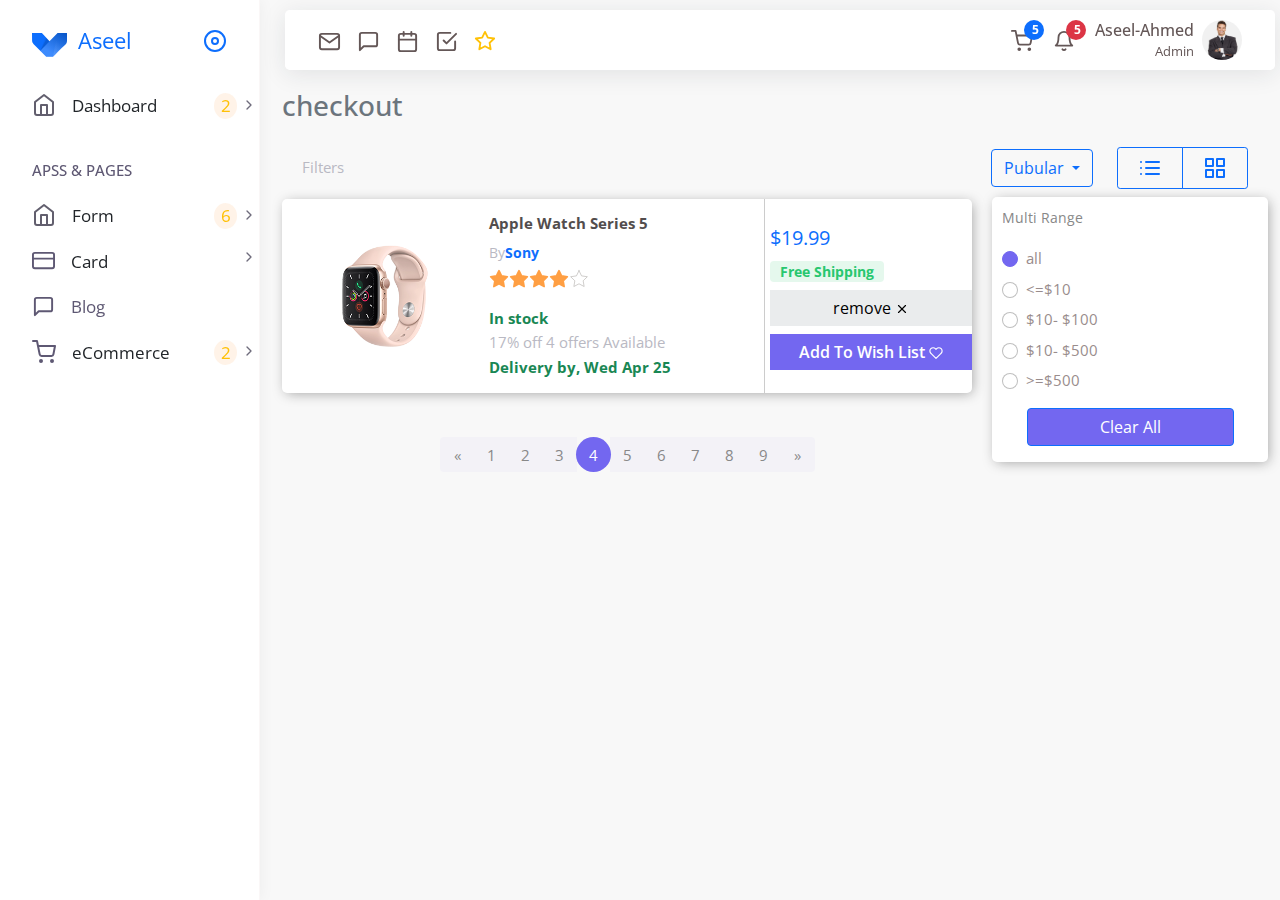
<file: checkout.html>
<!DOCTYPE html>
<html lang="ar">
<head>
<title>Checkout</title>
<meta charset="utf-8">
<meta name="viewport" content="width=device-width, initialscale=1">
<link href="bootstrap/css/bootstrap.min.css" rel="stylesheet">
<link href="./scss/all.css" rel="stylesheet">
<link href="./scss/all.min.css" rel="stylesheet">
<script src="bootstrap/js/bootstrap.bundle.min.js"></script>
<link href="./scss/min.css" rel="stylesheet">
<link href="./scss/form/form.css" rel="stylesheet">
<link href="bootstrap/style.css" rel="stylesheet">
<link href="scss/card/card.css" rel="stylesheet">
<link href="scss/card/blog.css" rel="stylesheet">
<link href="scss/ecommerce/shop.css" rel="stylesheet">
<link href="scss/ecommerce/checkout.css" rel="stylesheet">

  <!-- Google Fonts -->
  <link rel="preconnect" href="https://fonts.googleapis.com" />
  <link rel="preconnect" href="https://fonts.gstatic.com" crossorigin />
  <link
    href="https://fonts.googleapis.com/css2?family=Open+Sans:wght@400;700&family=Work+Sans:wght@200;300;400;500;600;700;800&display=swap"
    rel="stylesheet"
  />
</head>
<body>
  <div class="">
      <div class="cov"><a></a></div>
    <div class="mune-navbar navbar navbar-expand-sm bg-white rounded-3 text-dark sticky-top top-10 container-lg">
        <div class="container-fluid">
            <ul class="navbar-nav toggle d-flex   d-lg-none d-md-block">
                <li class="nav-item">
                    <a href="javascript:void(0);" class="link-item asibar-toogle">
                       <i class="fas fa-bars mune-toogle" style="font-size: 22px; color: #5e5873;"></i>
                    </a>
                </li>
            </ul>
            <ul class="navbar-nav first">
                <li class="nav-item"><a href="" class="nav-link">
                    <svg xmlns="http://www.w3.org/2000/svg" width="23" height="23" viewBox="0 0 24 24" fill="none" stroke="currentColor" stroke-width="2" stroke-linecap="round" stroke-linejoin="round" class="feather feather-mail ficon"><path d="M4 4h16c1.1 0 2 .9 2 2v12c0 1.1-.9 2-2 2H4c-1.1 0-2-.9-2-2V6c0-1.1.9-2 2-2z"></path><polyline points="22,6 12,13 2,6"></polyline></svg>                </a></li>
                <li class="nav-item"><a href="" class="nav-link">
                    <svg xmlns="http://www.w3.org/2000/svg" width="23" height="23" viewBox="0 0 24 24" fill="none" stroke="currentColor" stroke-width="2" stroke-linecap="round" stroke-linejoin="round" class="feather feather-message-square ficon"><path d="M21 15a2 2 0 0 1-2 2H7l-4 4V5a2 2 0 0 1 2-2h14a2 2 0 0 1 2 2z"></path></svg>
                </a></li>
                <li class="nav-item"><a href="" class="nav-link">
                    <svg xmlns="http://www.w3.org/2000/svg" width="23" height="23" viewBox="0 0 24 24" fill="none" stroke="currentColor" stroke-width="2" stroke-linecap="round" stroke-linejoin="round" class="feather feather-calendar ficon"><rect x="3" y="4" width="18" height="18" rx="2" ry="2"></rect><line x1="16" y1="2" x2="16" y2="6"></line><line x1="8" y1="2" x2="8" y2="6"></line><line x1="3" y1="10" x2="21" y2="10"></line></svg>
                </a></li>
                <li class="nav-item"><a href="" class="nav-link">
                    <svg xmlns="http://www.w3.org/2000/svg" width="23" height="23" viewBox="0 0 24 24" fill="none" stroke="currentColor" stroke-width="2" stroke-linecap="round" stroke-linejoin="round" class="feather feather-check-square ficon"><polyline points="9 11 12 14 22 4"></polyline><path d="M21 12v7a2 2 0 0 1-2 2H5a2 2 0 0 1-2-2V5a2 2 0 0 1 2-2h11"></path></svg>
                </a></li>
                <li class="nav-item dropdown"><a href="" class="nav-link" data-bs-toggle="dropdown">
                    <svg xmlns="http://www.w3.org/2000/svg" width="22" height="22" viewBox="0 0 24 24" fill="none" stroke="currentColor" stroke-width="2" stroke-linecap="round" stroke-linejoin="round" class="feather feather-star ficon text-warning"><polygon points="12 2 15.09 8.26 22 9.27 17 14.14 18.18 21.02 12 17.77 5.82 21.02 7 14.14 2 9.27 8.91 8.26 12 2"></polygon></svg>                </a>
               <ul class="dropdown-menu dropdown-menu-start star-menu">
                  
                <li>
                    <div class="dropdown-header">
                        <input type="search" class="form-control" data-search="search" placeholder="Bookmark">
                    </div>
                </li>
                   
                <li><a href="" class="dropdown-item d-flex justify-content-between align-items-center">
                    <div class="d-flex gap-2 align-items-center">
                        <svg xmlns="http://www.w3.org/2000/svg" width="18" height="18" viewBox="0 0 24 24" fill="none" stroke="currentColor" stroke-width="1" stroke-linecap="round" stroke-linejoin="round" class="feather feather-mail me-75 ficon"><path d="M4 4h16c1.1 0 2 .9 2 2v12c0 1.1-.9 2-2 2H4c-1.1 0-2-.9-2-2V6c0-1.1.9-2 2-2z"></path><polyline points="22,6 12,13 2,6"></polyline></svg>
                        <span class="font-small">Email</span>
                    </div>
                    <svg xmlns="http://www.w3.org/2000/svg" width="18" height="18" viewBox="0 0 24 24" fill="none" stroke="currentColor" stroke-width="2" stroke-linecap="round" stroke-linejoin="round" class="feather feather-star ficon text-warning"><polygon points="12 2 15.09 8.26 22 9.27 17 14.14 18.18 21.02 12 17.77 5.82 21.02 7 14.14 2 9.27 8.91 8.26 12 2"></polygon></svg>
                </a></li>
                <li><a href="" class="dropdown-item d-flex justify-content-between align-items-center">
                    <div class="d-flex gap-2 align-items-center">
                        <svg xmlns="http://www.w3.org/2000/svg" width="18" height="18" viewBox="0 0 24 24" fill="none" stroke="currentColor" stroke-width="1" stroke-linecap="round" stroke-linejoin="round" class="feather feather-mail me-75 ficon"><path d="M4 4h16c1.1 0 2 .9 2 2v12c0 1.1-.9 2-2 2H4c-1.1 0-2-.9-2-2V6c0-1.1.9-2 2-2z"></path><polyline points="22,6 12,13 2,6"></polyline></svg>
                        <span class="font-small">Chat</span>
                    </div>
                    <svg xmlns="http://www.w3.org/2000/svg" width="18" height="18" viewBox="0 0 24 24" fill="none" stroke="currentColor" stroke-width="2" stroke-linecap="round" stroke-linejoin="round" class="feather feather-star ficon text-warning"><polygon points="12 2 15.09 8.26 22 9.27 17 14.14 18.18 21.02 12 17.77 5.82 21.02 7 14.14 2 9.27 8.91 8.26 12 2"></polygon></svg>
                </a></li>
                <li><a href="" class="dropdown-item d-flex justify-content-between align-items-center">
                    <div class="d-flex gap-2 align-items-center">
                        <svg xmlns="http://www.w3.org/2000/svg" width="18" height="18" viewBox="0 0 24 24" fill="none" stroke="currentColor" stroke-width="1" stroke-linecap="round" stroke-linejoin="round" class="feather feather-mail me-75 ficon"><path d="M4 4h16c1.1 0 2 .9 2 2v12c0 1.1-.9 2-2 2H4c-1.1 0-2-.9-2-2V6c0-1.1.9-2 2-2z"></path><polyline points="22,6 12,13 2,6"></polyline></svg>
                        <span class="font-small">Calendar</span>
                    </div>
                    <svg xmlns="http://www.w3.org/2000/svg" width="18" height="18" viewBox="0 0 24 24" fill="none" stroke="currentColor" stroke-width="2" stroke-linecap="round" stroke-linejoin="round" class="feather feather-star ficon text-warning"><polygon points="12 2 15.09 8.26 22 9.27 17 14.14 18.18 21.02 12 17.77 5.82 21.02 7 14.14 2 9.27 8.91 8.26 12 2"></polygon></svg>
                </a></li>
                <li><a href="" class="dropdown-item d-flex justify-content-between align-items-center">
                    <div class="d-flex gap-2 align-items-center">
                        <svg xmlns="http://www.w3.org/2000/svg" width="18" height="18" viewBox="0 0 24 24" fill="none" stroke="currentColor" stroke-width="1" stroke-linecap="round" stroke-linejoin="round" class="feather feather-mail me-75 ficon"><path d="M4 4h16c1.1 0 2 .9 2 2v12c0 1.1-.9 2-2 2H4c-1.1 0-2-.9-2-2V6c0-1.1.9-2 2-2z"></path><polyline points="22,6 12,13 2,6"></polyline></svg>
                        <span class="font-small">Todo</span>
                    </div>
                    <svg xmlns="http://www.w3.org/2000/svg" width="18" height="18" viewBox="0 0 24 24" fill="none" stroke="currentColor" stroke-width="2" stroke-linecap="round" stroke-linejoin="round" class="feather feather-star ficon text-warning"><polygon points="12 2 15.09 8.26 22 9.27 17 14.14 18.18 21.02 12 17.77 5.82 21.02 7 14.14 2 9.27 8.91 8.26 12 2"></polygon></svg>
                </a></li>
               </ul>
            </li>
            </ul>
            <ul class="navbar-nav flex-row-reverse align-items-center gap-lg-1 gap-3">
            
                <li class="nav-item">
                    <a href="" class="nav-link gap-2 d-flex flex-row-reverse flex-sm-row-reverse align-items-center justify-content-center">
                    <img src="./assets/team/03.jpg" class="rounded-circle avater-user" width="40px" height="40px" alt="">
                    <div class="user-nav  d-lg-flex flex-column align-items-end  d-none">
                        <span class="user-name">Aseel-Ahmed</span>
                        <span class="user-role">Admin</span>
                    </div>
                </a>
            </li>
                <li class="nav-notification nav-item dropdown dropstart ">
                    <a href="javascript:void()" class="nav-link" data-bs-toggle="dropdown">
                    <svg xmlns="http://www.w3.org/2000/svg" width="22" height="22" viewBox="0 0 24 24" fill="none" stroke="currentColor" stroke-width="2" stroke-linecap="round" stroke-linejoin="round" class="feather feather-bell ficon"><path d="M18 8A6 6 0 0 0 6 8c0 7-3 9-3 9h18s-3-2-3-9"></path><path d="M13.73 21a2 2 0 0 1-3.46 0"></path></svg>
                </a>
                <span class="badge rounded-pill bg-danger badge-up">5</span>
                    <ul class="dropdown-menu notification-menu ">
                        <div class="item-notification">
                        <li>
                            <div  class="dropdown-header d-flex flex-row align-items-cente justify-content-between">
                            <span class="notification-title fw-bold">
                                Notifications
                            </span>
                            <span class="notification-count rounded-3 fw-bold">
                                6 new
                            </span>
                        </div>
                    </li>
                        <li>
                           <a href="javascript:void();" class="dropdown-item d-flex align-items-center gap-3">
                            <div class="">
                                <img src="./assets/team/07.jpg" class="rounded-circle" alt="" width="30px" height="30px">
                            </div>
                            <div class="noifiction-body">
                                <span class="notification-user-title">
                                    Congratulation Sam 🎉
                                </span>
                                <p class="notification-user-text">
                                    Won the monthly best seller badge.
                                </p>
                            </div>
                           </a>
                        </li>
                        <li>
                            <a href="javascript:void();" class="dropdown-item d-flex align-items-center gap-3">
                             <div class="">
                                 <img src="./assets/team/07.jpg" class="rounded-circle" alt="" width="30px" height="30px">
                             </div>
                             <div class="noifiction-body">
                                 <span class="notification-user-title">
                                     Congratulation Sam 🎉
                                 </span>
                                 <p class="notification-user-text">
                                     Won the monthly best seller badge.
                                 </p>
                             </div>
                            </a>
                         </li>
                         <li>
                            <a href="javascript:void();" class="dropdown-item d-flex align-items-center gap-3">
                             <div class="">
                                 <img src="./assets/team/07.jpg" class="rounded-circle" alt="" width="30px" height="30px">
                             </div>
                             <div class="noifiction-body">
                                 <span class="notification-user-title">
                                     Congratulation Sam 🎉
                                 </span>
                                 <p class="notification-user-text">
                                     Won the monthly best seller badge.
                                 </p>
                             </div>
                            </a>
                         </li>
                         <li>
                            <a href="javascript:void();" class="dropdown-item d-flex align-items-center gap-3">
                             <div class="">
                                 <img src="./assets/team/07.jpg" class="rounded-circle" alt="" width="30px" height="30px">
                             </div>
                             <div class="noifiction-body">
                                 <span class="notification-user-title">
                                     Congratulation Sam 🎉
                                 </span>
                                 <p class="notification-user-text">
                                     Won the monthly best seller badge.
                                 </p>
                             </div>
                            </a>
                         </li>
                         <li>
                            <a href="javascript:void();" class="dropdown-item d-flex align-items-center gap-3">
                             <div class="">
                                 <img src="./assets/team/07.jpg" class="rounded-circle" alt="" width="30px" height="30px">
                             </div>
                             <div class="noifiction-body">
                                 <span class="notification-user-title">
                                     Congratulation Sam 🎉
                                 </span>
                                 <p class="notification-user-text">
                                     Won the monthly best seller badge.
                                 </p>
                             </div>
                            </a>
                         </li>
                        </div>
                        <li>
                            <div class="footer-notification">
                            <button class="btn btn-primary w-100 " type="button">Read All Notification</button>
                        </div>
                        </li>
                        
                       
                    </ul>
               </li>
               
               <!-- start cart -->
               <li class="nav-notification nav-item dropdown dropstart ">
                <a href="javascript:void()" class="nav-link" data-bs-toggle="dropdown">
   <svg xmlns="http://www.w3.org/2000/svg" width="22" height="22" viewBox="0 0 24 24" fill="none" stroke="currentColor" stroke-width="2" stroke-linecap="round" stroke-linejoin="round" class="feather feather-shopping-cart ficon"><circle cx="9" cy="21" r="1"></circle><circle cx="20" cy="21" r="1"></circle><path d="M1 1h4l2.68 13.39a2 2 0 0 0 2 1.61h9.72a2 2 0 0 0 2-1.61L23 6H6"></path></svg>
                </a>
            <span class="badge rounded-pill bg-primary badge-up">5</span>
                <ul class="dropdown-menu notification-menu cart-menu ">
                    <div class="item-notification">
                    <li>
                        <div  class="dropdown-header d-flex flex-row align-items-cente justify-content-between">
                        <h5  class="card-title">
                            My Cart
                        </h5 >
                        <span class="notification-count rounded-3 fw-bold pt-1">
                            4 new
                        </span>
                    </div>
                </li>
                    <li>
                      <div class="list-group-input d-flex justify-content-evenly">
                    <img src="./assets/team/03.jpg" class="cart-image"  alt="">
                       <div class="list-item d-flex align-items-center">
                           <div class="media-heading d-flex flex-column">
                            <span class="cart-item-title">Apple watch 5</span>
                            <span class="cart-item-by">By Apple</span>
                           </div>
                           <div class="input-group">
                               <div class="cart-item-group d-flex align-items-center justify-content-center flex-grow-1 ">
                                <span class="input-group-btn bootstrap-touchspin-dn">
                                    <button class="btn btn-primary bootstrap-touchspin-dn " type="button">
                                        <svg xmlns="http://www.w3.org/2000/svg" width="10" height="10" viewBox="0 0 24 24" fill="none" stroke="currentColor" stroke-width="2" stroke-linecap="round" stroke-linejoin="round" class="feather feather-minus"><line x1="5" y1="12" x2="19" y2="12"></line></svg>
                                    </button>
                                </span>
                                   
                            <input class="touchspin-cart form-control" type="number" value="1">
                            <span class="input-group-btn bootstrap-touchspin-up">
                                <button class="btn btn-primary bootstrap-touchspin-up" type="button"><svg xmlns="http://www.w3.org/2000/svg" width="10" height="10" viewBox="0 0 24 24" fill="none" stroke="currentColor" stroke-width="2" stroke-linecap="round" stroke-linejoin="round" class="feather feather-plus"><line x1="12" y1="5" x2="12" y2="19"></line><line x1="5" y1="12" x2="19" y2="12"></line></svg></button>
                            </span>
                               </div>
                           </div>
                           <span class="cart-item-price">$374.90</span>
                           
                       </div>
                      </div>
                    </li>
                    <li>
                        <div class="list-group-input  d-flex justify-content-evenly">
                      <img src="./assets/team/03.jpg" class="cart-image"  alt="">
                         <div class="list-item d-flex align-items-center">
                             <div class="media-heading d-flex flex-column">
                              <span class="cart-item-title">Apple watch 5</span>
                              <span class="cart-item-by">By Apple</span>
                             </div>
                             <div class="input-group">
                                 <div class="cart-item-group d-flex align-items-center justify-content-center flex-grow-1 ">
                                  <span class="input-group-btn bootstrap-touchspin-dn">
                                      <button class="btn btn-primary bootstrap-touchspin-dn " type="button">
                                          <svg xmlns="http://www.w3.org/2000/svg" width="10" height="10" viewBox="0 0 24 24" fill="none" stroke="currentColor" stroke-width="2" stroke-linecap="round" stroke-linejoin="round" class="feather feather-minus"><line x1="5" y1="12" x2="19" y2="12"></line></svg>
                                      </button>
                                  </span>
                                     
                              <input class="touchspin-cart form-control" type="number" value="1">
                              <span class="input-group-btn bootstrap-touchspin-up">
                                  <button class="btn btn-primary bootstrap-touchspin-up" type="button"><svg xmlns="http://www.w3.org/2000/svg" width="10" height="10" viewBox="0 0 24 24" fill="none" stroke="currentColor" stroke-width="2" stroke-linecap="round" stroke-linejoin="round" class="feather feather-plus"><line x1="12" y1="5" x2="12" y2="19"></line><line x1="5" y1="12" x2="19" y2="12"></line></svg></button>
                              </span>
                                 </div>
                             </div>
                             <span class="cart-item-price">$374.90</span>
                             
                         </div>
                        </div>
                      </li>
                      <li>
                        <div class="list-group-input d-flex justify-content-evenly">
                      <img src="./assets/team/03.jpg" class="cart-image"  alt="">
                         <div class="list-item d-flex align-items-center">
                             <div class="media-heading d-flex flex-column">
                              <span class="cart-item-title">Apple watch 5</span>
                              <span class="cart-item-by">By Apple</span>
                             </div>
                             <div class="input-group">
                                 <div class="cart-item-group d-flex align-items-center justify-content-center flex-grow-1 ">
                                  <span class="input-group-btn bootstrap-touchspin-dn">
                                      <button class="btn btn-primary bootstrap-touchspin-dn " type="button">
                                          <svg xmlns="http://www.w3.org/2000/svg" width="10" height="10" viewBox="0 0 24 24" fill="none" stroke="currentColor" stroke-width="2" stroke-linecap="round" stroke-linejoin="round" class="feather feather-minus"><line x1="5" y1="12" x2="19" y2="12"></line></svg>
                                      </button>
                                  </span>
                                     
                              <input class="touchspin-cart form-control" type="number" value="1">
                              <span class="input-group-btn bootstrap-touchspin-up">
                                  <button class="btn btn-primary bootstrap-touchspin-up" type="button"><svg xmlns="http://www.w3.org/2000/svg" width="10" height="10" viewBox="0 0 24 24" fill="none" stroke="currentColor" stroke-width="2" stroke-linecap="round" stroke-linejoin="round" class="feather feather-plus"><line x1="12" y1="5" x2="12" y2="19"></line><line x1="5" y1="12" x2="19" y2="12"></line></svg></button>
                              </span>
                                 </div>
                             </div>
                             <span class="cart-item-price">$374.90</span>
                             
                         </div>
                        </div>
                      </li>
                      <li>
                        <div class="list-group-input d-flex justify-content-evenly">
                      <img src="./assets/team/03.jpg" class="cart-image"  alt="">
                         <div class="list-item d-flex align-items-center">
                             <div class="media-heading d-flex flex-column">
                              <span class="cart-item-title">Apple watch 5</span>
                              <span class="cart-item-by">By Apple</span>
                             </div>
                             <div class="input-group">
                                 <div class="cart-item-group d-flex align-items-center justify-content-center flex-grow-1 ">
                                  <span class="input-group-btn bootstrap-touchspin-dn">
                                      <button class="btn btn-primary bootstrap-touchspin-dn " type="button">
                                          <svg xmlns="http://www.w3.org/2000/svg" width="10" height="10" viewBox="0 0 24 24" fill="none" stroke="currentColor" stroke-width="2" stroke-linecap="round" stroke-linejoin="round" class="feather feather-minus"><line x1="5" y1="12" x2="19" y2="12"></line></svg>
                                      </button>
                                  </span>
                                     
                              <input class="touchspin-cart form-control" type="number" value="1">
                              <span class="input-group-btn bootstrap-touchspin-up">
                                  <button class="btn btn-primary bootstrap-touchspin-up" type="button"><svg xmlns="http://www.w3.org/2000/svg" width="10" height="10" viewBox="0 0 24 24" fill="none" stroke="currentColor" stroke-width="2" stroke-linecap="round" stroke-linejoin="round" class="feather feather-plus"><line x1="12" y1="5" x2="12" y2="19"></line><line x1="5" y1="12" x2="19" y2="12"></line></svg></button>
                              </span>
                                 </div>
                             </div>
                             <span class="cart-item-price">$374.90</span>
                             
                         </div>
                        </div>
                      </li>
                      <li>
                        <div class="list-group-input d-flex justify-content-evenly">
                      <img src="./assets/team/03.jpg" class="cart-image"  alt="">
                         <div class="list-item d-flex align-items-center">
                             <div class="media-heading d-flex flex-column">
                              <span class="cart-item-title">Apple watch 5</span>
                              <span class="cart-item-by">By Apple</span>
                             </div>
                             <div class="input-group">
                                 <div class="cart-item-group d-flex align-items-center justify-content-center flex-grow-1 ">
                                  <span class="input-group-btn bootstrap-touchspin-dn">
                                      <button class="btn btn-primary bootstrap-touchspin-dn " type="button">
                                          <svg xmlns="http://www.w3.org/2000/svg" width="10" height="10" viewBox="0 0 24 24" fill="none" stroke="currentColor" stroke-width="2" stroke-linecap="round" stroke-linejoin="round" class="feather feather-minus"><line x1="5" y1="12" x2="19" y2="12"></line></svg>
                                      </button>
                                  </span>
                                     
                              <input class="touchspin-cart form-control" type="number" value="1">
                              <span class="input-group-btn bootstrap-touchspin-up">
                                  <button class="btn btn-primary bootstrap-touchspin-up" type="button"><svg xmlns="http://www.w3.org/2000/svg" width="10" height="10" viewBox="0 0 24 24" fill="none" stroke="currentColor" stroke-width="2" stroke-linecap="round" stroke-linejoin="round" class="feather feather-plus"><line x1="12" y1="5" x2="12" y2="19"></line><line x1="5" y1="12" x2="19" y2="12"></line></svg></button>
                              </span>
                                 </div>
                             </div>
                             <span class="cart-item-price">$374.90</span>
                             
                         </div>
                        </div>
                      </li>
                      <li>
                        <div class="list-group-input d-flex justify-content-evenly">
                      <img src="./assets/team/03.jpg" class="cart-image"  alt="">
                         <div class="list-item d-flex align-items-center">
                             <div class="media-heading d-flex flex-column">
                              <span class="cart-item-title">Apple watch 5</span>
                              <span class="cart-item-by">By Apple</span>
                             </div>
                             <div class="input-group">
                                 <div class="cart-item-group d-flex align-items-center justify-content-center flex-grow-1 ">
                                  <span class="input-group-btn bootstrap-touchspin-dn">
                                      <button class="btn btn-primary bootstrap-touchspin-dn " type="button">
                                          <svg xmlns="http://www.w3.org/2000/svg" width="10" height="10" viewBox="0 0 24 24" fill="none" stroke="currentColor" stroke-width="2" stroke-linecap="round" stroke-linejoin="round" class="feather feather-minus"><line x1="5" y1="12" x2="19" y2="12"></line></svg>
                                      </button>
                                  </span>
                                     
                              <input class="touchspin-cart form-control" type="number" value="1">
                              <span class="input-group-btn bootstrap-touchspin-up">
                                  <button class="btn btn-primary bootstrap-touchspin-up" type="button"><svg xmlns="http://www.w3.org/2000/svg" width="10" height="10" viewBox="0 0 24 24" fill="none" stroke="currentColor" stroke-width="2" stroke-linecap="round" stroke-linejoin="round" class="feather feather-plus"><line x1="12" y1="5" x2="12" y2="19"></line><line x1="5" y1="12" x2="19" y2="12"></line></svg></button>
                              </span>
                                 </div>
                             </div>
                             <span class="cart-item-price">$374.90</span>
                             
                         </div>
                        </div>
                      </li>
                      <li>
                        <div class="list-group-input d-flex justify-content-evenly">
                      <img src="./assets/team/03.jpg" class="cart-image"  alt="">
                         <div class="list-item d-flex align-items-center">
                             <div class="media-heading d-flex flex-column">
                              <span class="cart-item-title">Apple watch 5</span>
                              <span class="cart-item-by">By Apple</span>
                             </div>
                             <div class="input-group">
                                 <div class="cart-item-group d-flex align-items-center justify-content-center flex-grow-1 ">
                                  <span class="input-group-btn bootstrap-touchspin-dn">
                                      <button class="btn btn-primary bootstrap-touchspin-dn " type="button">
                                          <svg xmlns="http://www.w3.org/2000/svg" width="10" height="10" viewBox="0 0 24 24" fill="none" stroke="currentColor" stroke-width="2" stroke-linecap="round" stroke-linejoin="round" class="feather feather-minus"><line x1="5" y1="12" x2="19" y2="12"></line></svg>
                                      </button>
                                  </span>
                                     
                              <input class="touchspin-cart form-control" type="number" value="1">
                              <span class="input-group-btn bootstrap-touchspin-up">
                                  <button class="btn btn-primary bootstrap-touchspin-up" type="button"><svg xmlns="http://www.w3.org/2000/svg" width="10" height="10" viewBox="0 0 24 24" fill="none" stroke="currentColor" stroke-width="2" stroke-linecap="round" stroke-linejoin="round" class="feather feather-plus"><line x1="12" y1="5" x2="12" y2="19"></line><line x1="5" y1="12" x2="19" y2="12"></line></svg></button>
                              </span>
                                 </div>
                             </div>
                             <span class="cart-item-price">$374.90</span>
                             
                         </div>
                        </div>
                      </li>
                    </div>
                    <li>
                        <div class="footer-notification">
                            <div class="total d-flex justify-content-between">
                                <span class="fw-bold">
                                    Total:
                                </span>
                                <span class="text-primary fw-bold">
                                    $10,999.00
                                </span>
                            </div>
                        <button class="btn btn-primary w-100 " type="button">checkout</button>
                    </div>
                    </li>
                    
                   
                </ul>
           </li>
               <!-- end cart -->
               
                <!-- <li class="nav-item"><a href="" class="nav-link">item 3</a></li> -->
                <!-- <li class="nav-item"><a href="" class="nav-link">item 4</a></li> -->
            </ul>
        </div>
    </div>
    <aside class="bg-white">
        <div class="navbar-header p-3">
            <ul class="nav d-flex flex-row justify-content-between align-items-center">
                <li class="nav-item">
                    <div class="header-logo">
                        <a href="#" class="nav-link ">
                            <svg viewBox="0 0 139 95" version="1.1" xmlns="http://www.w3.org/2000/svg" xmlns:xlink="http://www.w3.org/1999/xlink" height="24">
                                <defs>
                                    <linearGradient id="linearGradient-1" x1="100%" y1="10.5120544%" x2="50%" y2="89.4879456%">
                                        <stop stop-color="#000000" offset="0%"></stop>
                                        <stop stop-color="#FFFFFF" offset="100%"></stop>
                                    </linearGradient>
                                    <linearGradient id="linearGradient-2" x1="64.0437835%" y1="46.3276743%" x2="37.373316%" y2="100%">
                                        <stop stop-color="#EEEEEE" stop-opacity="0" offset="0%"></stop>
                                        <stop stop-color="#FFFFFF" offset="100%"></stop>
                                    </linearGradient>
                                </defs>
                                <g id="Page-1" stroke="none" stroke-width="1" fill="none" fill-rule="evenodd">
                                    <g id="Artboard" transform="translate(-400.000000, -178.000000)">
                                        <g id="Group" transform="translate(400.000000, 178.000000)">
                                            <path class="text-primary" id="Path" d="M-5.68434189e-14,2.84217094e-14 L39.1816085,2.84217094e-14 L69.3453773,32.2519224 L101.428699,2.84217094e-14 L138.784583,2.84217094e-14 L138.784199,29.8015838 C137.958931,37.3510206 135.784352,42.5567762 132.260463,45.4188507 C128.736573,48.2809251 112.33867,64.5239941 83.0667527,94.1480575 L56.2750821,94.1480575 L6.71554594,44.4188507 C2.46876683,39.9813776 0.345377275,35.1089553 0.345377275,29.8015838 C0.345377275,24.4942122 0.230251516,14.560351 -5.68434189e-14,2.84217094e-14 Z" style="fill:currentColor"></path>
                                            <path id="Path1" d="M69.3453773,32.2519224 L101.428699,1.42108547e-14 L138.784583,1.42108547e-14 L138.784199,29.8015838 C137.958931,37.3510206 135.784352,42.5567762 132.260463,45.4188507 C128.736573,48.2809251 112.33867,64.5239941 83.0667527,94.1480575 L56.2750821,94.1480575 L32.8435758,70.5039241 L69.3453773,32.2519224 Z" fill="url(#linearGradient-1)" opacity="0.2"></path>
                                            <polygon id="Path-2" fill="#000000" opacity="0.049999997" points="69.3922914 32.4202615 32.8435758 70.5039241 54.0490008 16.1851325"></polygon>
                                            <polygon id="Path-21" fill="#000000" opacity="0.099999994" points="69.3922914 32.4202615 32.8435758 70.5039241 58.3683556 20.7402338"></polygon>
                                            <polygon id="Path-3" fill="url(#linearGradient-2)" opacity="0.099999994" points="101.428699 0 83.0667527 94.1480575 130.378721 47.0740288"></polygon>
                                        </g>
                                    </g>
                                </g>
                            </svg>
                            <span class="navbar-brand ">Aseel</span>
                        </a>
                    </div>
                </li>
                <li class="nav-item">
                    <a href="" class="nav-link">
                        <svg xmlns="http://www.w3.org/2000/svg" width="24" height="24" viewBox="0 0 24 24" fill="none" stroke="currentColor" stroke-width="2" stroke-linecap="round" stroke-linejoin="round" class="feather feather-disc d-none d-xl-block collapse-toggle-icon primary font-medium-4"><circle cx="12" cy="12" r="10"></circle><circle cx="12" cy="12" r="3"></circle></svg> 
                        <svg xmlns="http://www.w3.org/2000/svg" width="24" height="24" viewBox="0 0 24 24" fill="none" stroke="currentColor" stroke-width="2" stroke-linecap="round" stroke-linejoin="round" class="feather feather-x d-block d-xl-none text-primary toggle-icon font-medium-4"><line x1="18" y1="6" x2="6" y2="18"></line><line x1="6" y1="6" x2="18" y2="18"></line></svg>
                     </a>
                </li>

            </ul>
           <div class="main-menu">
            <ul class="nav navigation-main  d-flex flex-xl-column">
                
                <li class="nav-item sub-item">
                    <a class="nav-link d-flex gap-3 has-sub" id="dashboard">
                        <svg xmlns="http://www.w3.org/2000/svg" width="24" height="24" viewBox="0 0 24 24" fill="none" stroke="currentColor" stroke-width="2" stroke-linecap="round" stroke-linejoin="round" class="feather feather-home " style="color: #625f6e;"><path d="M3 9l9-7 9 7v11a2 2 0 0 1-2 2H5a2 2 0 0 1-2-2z"></path><polyline points="9 22 9 12 15 12 15 22"></polyline></svg>
                        <span class="menu-title  text-dark ">Dashboard</span>
                        <span class="menu-count position-absolute text-warning rounded-circle text-center">2</span>
                    </a>
                    <ul class="menu-content" aria-menue="dashboard" >
                        <li>
                            <a class="nav-link d-flex align-items-center gap-4" href="./Blog-list.html">
                                <svg xmlns="http://www.w3.org/2000/svg" width="14" height="14" viewBox="0 0 24 24" fill="none" stroke="currentColor" stroke-width="2" stroke-linecap="round" stroke-linejoin="round" class="feather feather-circle"><circle cx="12" cy="12" r="10"></circle></svg>
                                <span class="menu-item text-truncate" >Dashboard 1</span>
                            </a>
                        </li>
                        <li>
                            <a class="nav-link d-flex align-items-center gap-4" href="./Blog-list.html">
                                <svg xmlns="http://www.w3.org/2000/svg" width="14" height="14" viewBox="0 0 24 24" fill="none" stroke="currentColor" stroke-width="2" stroke-linecap="round" stroke-linejoin="round" class="feather feather-circle"><circle cx="12" cy="12" r="10"></circle></svg>
                                <span class="menu-item text-truncate">Dashboard 2</span>
                            </a>
                        </li>
                        
                    </ul>
                </li>
                <li class="nav-item header-item">
                       <a class="nav-link  d-flex">
                        <span class="menu-title">Apss & Pages</span>
                       </a>
                </li>
                <li class="nav-item sub-item">
                    <a class="nav-link d-flex gap-3 has-sub" id="form-element">
                        <svg xmlns="http://www.w3.org/2000/svg" width="24" height="24" viewBox="0 0 24 24" fill="none" stroke="currentColor" stroke-width="2" stroke-linecap="round" stroke-linejoin="round" class="feather feather-home " style="color: #625f6e;"><path d="M3 9l9-7 9 7v11a2 2 0 0 1-2 2H5a2 2 0 0 1-2-2z"></path><polyline points="9 22 9 12 15 12 15 22"></polyline></svg>
                        <span class="menu-title  text-dark ">Form</span>
                        <span class="menu-count position-absolute text-warning rounded-circle text-center">6</span>
                    </a>
                    <ul class="menu-content" aria-menue="form-element" >
                        <li>
                            <a class="nav-link d-flex align-items-center gap-4" href="./form-Element.html">
                                <svg xmlns="http://www.w3.org/2000/svg" width="14" height="14" viewBox="0 0 24 24" fill="none" stroke="currentColor" stroke-width="2" stroke-linecap="round" stroke-linejoin="round" class="feather feather-circle"><circle cx="12" cy="12" r="10"></circle></svg>
                                <span class="menu-item text-truncate">Input</span>
                            </a>
                        </li>
                        <li>
                            <a class="nav-link d-flex align-items-center gap-4" href="./input-group.html">
                                <svg xmlns="http://www.w3.org/2000/svg" width="14" height="14" viewBox="0 0 24 24" fill="none" stroke="currentColor" stroke-width="2" stroke-linecap="round" stroke-linejoin="round" class="feather feather-circle"><circle cx="12" cy="12" r="10"></circle></svg>
                                <span class="menu-item text-truncate">Input Group</span>
                            </a>
                        </li>
                        <li>
                            <a class="nav-link d-flex align-items-center gap-4" href="./form-checkbox.html">
                                <svg xmlns="http://www.w3.org/2000/svg" width="14" height="14" viewBox="0 0 24 24" fill="none" stroke="currentColor" stroke-width="2" stroke-linecap="round" stroke-linejoin="round" class="feather feather-circle"><circle cx="12" cy="12" r="10"></circle></svg>
                                <span class="menu-item text-truncate">Checkbox</span>
                            </a>
                        </li>
                        <li>
                            <a class="nav-link d-flex align-items-center gap-4" href="./form-radio.html">
                                <svg xmlns="http://www.w3.org/2000/svg" width="14" height="14" viewBox="0 0 24 24" fill="none" stroke="currentColor" stroke-width="2" stroke-linecap="round" stroke-linejoin="round" class="feather feather-circle"><circle cx="12" cy="12" r="10"></circle></svg>
                                <span class="menu-item text-truncate">radio</span>
                            </a>
                        </li>
                        <li>
                            <a class="nav-link d-flex align-items-center gap-4" href="./form-switch.html">
                                <svg xmlns="http://www.w3.org/2000/svg" width="14" height="14" viewBox="0 0 24 24" fill="none" stroke="currentColor" stroke-width="2" stroke-linecap="round" stroke-linejoin="round" class="feather feather-circle"><circle cx="12" cy="12" r="10"></circle></svg>
                                <span class="menu-item text-truncate"> Switch</span>
                            </a>
                        </li>
                        <li>
                            <a class="nav-link d-flex align-items-center gap-4" href="./form-teaxt-area.html">
                                <svg xmlns="http://www.w3.org/2000/svg" width="14" height="14" viewBox="0 0 24 24" fill="none" stroke="currentColor" stroke-width="2" stroke-linecap="round" stroke-linejoin="round" class="feather feather-circle"><circle cx="12" cy="12" r="10"></circle></svg>
                                <span class="menu-item text-truncate">Teaxt Area</span>
                            </a>
                        </li>
                        
                    </ul>
                </li>
                <li class="nav-item sub-item">
                    <a class="nav-link d-flex gap-3 has-sub" id="card">
                        <svg xmlns="http://www.w3.org/2000/svg" width="23" height="23" viewBox="0 0 24 24" fill="none" stroke="currentColor" stroke-width="2" stroke-linecap="round" stroke-linejoin="round" class="feather feather-credit-card"><rect x="1" y="4" width="22" height="16" rx="2" ry="2"></rect><line x1="1" y1="10" x2="23" y2="10"></line></svg>                        <span class="menu-title  text-dark ">Card</span>
                        <span class="menu-count position-absolute text-warning rounded-circle text-center"></span>
                    </a>
                    <ul class="menu-content" aria-menue="card" >
                        <li>
                            <a class="nav-link d-flex align-items-center gap-4" href="./card.html">
                                <svg xmlns="http://www.w3.org/2000/svg" width="14" height="14" viewBox="0 0 24 24" fill="none" stroke="currentColor" stroke-width="2" stroke-linecap="round" stroke-linejoin="round" class="feather feather-circle"><circle cx="12" cy="12" r="10"></circle></svg>                             <span class="menu-item text-truncate">Basic</span>
                            </a>
                        </li>
                      
                        
                    </ul>
                </li>
                <li class="nav-item">
                    <a class="nav-link d-flex gap-3 align-items-center" href="./Blog-list.html">
                        <svg xmlns="http://www.w3.org/2000/svg" width="23" height="23" viewBox="0 0 24 24" fill="none" stroke="currentColor" stroke-width="2" stroke-linecap="round" stroke-linejoin="round" class="feather feather-message-square"><path d="M21 15a2 2 0 0 1-2 2H7l-4 4V5a2 2 0 0 1 2-2h14a2 2 0 0 1 2 2z"></path></svg>        
                        <span class="menu-title">Blog</span>
                    </a>
                </li>
                <li class="nav-item sub-item">
                    <a class="nav-link d-flex gap-3 has-sub" id="ecommerce">
                        <svg xmlns="http://www.w3.org/2000/svg" width="24" height="24" viewBox="0 0 24 24" fill="none" stroke="currentColor" stroke-width="2" stroke-linecap="round" stroke-linejoin="round" class="feather feather-shopping-cart"><circle cx="9" cy="21" r="1"></circle><circle cx="20" cy="21" r="1"></circle><path d="M1 1h4l2.68 13.39a2 2 0 0 0 2 1.61h9.72a2 2 0 0 0 2-1.61L23 6H6"></path></svg>                        <span class="menu-title  text-dark ">eCommerce</span>
                        <span class="menu-count position-absolute text-warning rounded-circle text-center">2</span>
                    </a>
                    <ul class="menu-content" aria-menue="ecommerce" >
                        <li>
                            <a class="nav-link d-flex align-items-center gap-4" href="./shop.html">
                                <svg xmlns="http://www.w3.org/2000/svg" width="14" height="14" viewBox="0 0 24 24" fill="none" stroke="currentColor" stroke-width="2" stroke-linecap="round" stroke-linejoin="round" class="feather feather-circle"><circle cx="12" cy="12" r="10"></circle></svg>
                                <span class="menu-item text-truncate" >shop</span>
                            </a>
                        </li>
                        <li>
                            <a class="nav-link d-flex align-items-center gap-4" href="./whish-list.html">
                                <svg xmlns="http://www.w3.org/2000/svg" width="14" height="14" viewBox="0 0 24 24" fill="none" stroke="currentColor" stroke-width="2" stroke-linecap="round" stroke-linejoin="round" class="feather feather-circle"><circle cx="12" cy="12" r="10"></circle></svg>
                                <span class="menu-item text-truncate" >Wish List</span>
                            </a>
                        </li>
                        
                    </ul>
                </li>
                
            </ul>
           </div>
        </div>
    </aside>
    <div class="content-page">
      <div class="container-fluid">
       <div class="content-header  col-12">
        <div class="breadcrumb-list d-flex align-items-center">
            <nav class="breadcrumb-main" aria-label="breadcrumb" style="--bs-breadcrumb-divider:'';">
                <ol class="breadcrumb d-flex gap-1 position-relative">
                    <li class="breadcrumb-item active border-0" aria-current="page"><h3>checkout</h3></li>
                </ol>
            </nav>
          
           </div>
       </div>
       <div class="content-body">
        <div class="header-section-shop d-flex justify-content-between align-items-center">
            <span class="font-small color-text-blog d-none d-lg-block">Filters</span>
            <i class="fas fa-bars mune-shop-toggle d-md-block d-lg-none" style="font-size: 22px; color: #5e5873;"></i>
            <div class=" d-flex gap-4 align-items-center">
                <div class="dropdown">
                    <button type="button" class="btn btn-outline-primary dropdown-toggle" data-bs-toggle="dropdown">
                     Pubular 
                    </button>
                    <ul class="dropdown-menu">
                    <li><a class="dropdown-item" href="#">Pubular</a></li>
                    <li><a class="dropdown-item" href="#">Lowest</a></li>
                    <li><a class="dropdown-item" href="#">Heghist</a></li>
                    </ul>
                    </div>
                <div class="btn-group btn-group-sm ">
                    <button type="button" class="btn btn-outline-primary">
                        <svg xmlns="http://www.w3.org/2000/svg" width="24" height="24" viewBox="0 0 24 24" fill="none" stroke="currentColor" stroke-width="2" stroke-linecap="round" stroke-linejoin="round" class="feather feather-list"><line x1="8" y1="6" x2="21" y2="6"></line><line x1="8" y1="12" x2="21" y2="12"></line><line x1="8" y1="18" x2="21" y2="18"></line><line x1="3" y1="6" x2="3.01" y2="6"></line><line x1="3" y1="12" x2="3.01" y2="12"></line><line x1="3" y1="18" x2="3.01" y2="18"></line></svg>
                    </button>
                    <button type="button" class="btn btn-outline-primary">
                        <svg xmlns="http://www.w3.org/2000/svg" width="24" height="24" viewBox="0 0 24 24" fill="none" stroke="currentColor" stroke-width="2" stroke-linecap="round" stroke-linejoin="round" class="feather feather-grid"><rect x="3" y="3" width="7" height="7"></rect><rect x="14" y="3" width="7" height="7"></rect><rect x="14" y="14" width="7" height="7"></rect><rect x="3" y="14" width="7" height="7"></rect></svg>
                    </button>
                </div>
            </div>
           
           </div>
           <section class="page-shop">
           <!-- Start section-shop shop -->
            <section class="section-shop">
              
                <!-- Start Shop Cart one -->
                <div class="card shop-card d-flex flex-lg-row flex-md-column  flex-wrap align-items-center ">
                    <div class="img-shop">
                        <a href="#">
                        <img src="./assets/eCommerce/1.png" alt="">
                        </a>
                    </div>
                    <div class="box-body-shop d-flex flex-column flex-wrap justify-content-start ">    
                        <h6 class="shop-title">Apple Watch Series 5</h6>
                        <span class="shop-compony">By<strong class="text-primary">Sony</strong></span>
                        <ul class="menu-rate p-0  d-flex">
                            <li class="item-rate">
                                <svg xmlns="http://www.w3.org/2000/svg" width="20" height="20" viewBox="0 0 24 24" fill="#ff9f43" stroke="#ff9f43" stroke-width="2" stroke-linecap="round" stroke-linejoin="round" class="feather feather-star filled-star"><polygon points="12 2 15.09 8.26 22 9.27 17 14.14 18.18 21.02 12 17.77 5.82 21.02 7 14.14 2 9.27 8.91 8.26 12 2"></polygon></svg>
                            </li>
                            <li class="item-rate">
                                <svg xmlns="http://www.w3.org/2000/svg" width="20" height="20" viewBox="0 0 24 24" fill="#ff9f43" stroke="#ff9f43" stroke-width="2" stroke-linecap="round" stroke-linejoin="round" class="feather feather-star filled-star"><polygon points="12 2 15.09 8.26 22 9.27 17 14.14 18.18 21.02 12 17.77 5.82 21.02 7 14.14 2 9.27 8.91 8.26 12 2"></polygon></svg>
                            </li>
                            <li class="item-rate">
                                <svg xmlns="http://www.w3.org/2000/svg" width="20" height="20" viewBox="0 0 24 24" fill="#ff9f43" stroke="#ff9f43" stroke-width="2" stroke-linecap="round" stroke-linejoin="round" class="feather feather-star filled-star"><polygon points="12 2 15.09 8.26 22 9.27 17 14.14 18.18 21.02 12 17.77 5.82 21.02 7 14.14 2 9.27 8.91 8.26 12 2"></polygon></svg>
                            </li>
                            <li class="item-rate">
                                <svg xmlns="http://www.w3.org/2000/svg" width="20" height="20" viewBox="0 0 24 24" fill="#ff9f43" stroke="#ff9f43" stroke-width="2" stroke-linecap="round" stroke-linejoin="round" class="feather feather-star filled-star"><polygon points="12 2 15.09 8.26 22 9.27 17 14.14 18.18 21.02 12 17.77 5.82 21.02 7 14.14 2 9.27 8.91 8.26 12 2"></polygon></svg>
                            </li>
                            <li class="item-rate">
                                <svg xmlns="http://www.w3.org/2000/svg" width="20" height="20" viewBox="0 0 24 24" fill="none" stroke="#b1aeabba" stroke-width="1" stroke-linecap="round" stroke-linejoin="round" class="feather feather-star filled-star"><polygon points="12 2 15.09 8.26 22 9.27 17 14.14 18.18 21.02 12 17.77 5.82 21.02 7 14.14 2 9.27 8.91 8.26 12 2"></polygon></svg>
                            </li>
                        </ul>
                        <span class="shop-title text-success">In stock</strong></span>
                        <span class="color-text-blog weight-bold font-small "> 17% off 4 offers Available</span>
                        <span class="text-success font-weight-bold font-small shop-title"> Delivery by, Wed Apr 25</span>
                    </div>
                    <div class="d-flex flex-column btn-footer gap-2  flex-wrap justify-content-md-start justify-content-lg-center align-items-md-start lign-items-lg-center">
                        <span class=" text-primary price">$19.99</span>
                        <span class="font-weight-bold state-shoping">Free Shipping</span>
                        <button class="btn btn-secondary w-100  border-2">
                            remove
                            <svg xmlns="http://www.w3.org/2000/svg" width="14" height="14" viewBox="0 0 24 24" fill="none" stroke="currentColor" stroke-width="2" stroke-linecap="round" stroke-linejoin="round" class="feather feather-x align-middle me-25"><line x1="18" y1="6" x2="6" y2="18"></line><line x1="6" y1="6" x2="18" y2="18"></line></svg>                        
                        </button>
                        <button class="btn btn-primary w-100 border-2">Add To Wish List
                            <svg xmlns="http://www.w3.org/2000/svg" width="14" height="14" viewBox="0 0 24 24" fill="none" stroke="currentColor" stroke-width="2" stroke-linecap="round" stroke-linejoin="round" class="feather feather-heart align-middle me-25"><path d="M20.84 4.61a5.5 5.5 0 0 0-7.78 0L12 5.67l-1.06-1.06a5.5 5.5 0 0 0-7.78 7.78l1.06 1.06L12 21.23l7.78-7.78 1.06-1.06a5.5 5.5 0 0 0 0-7.78z"></path></svg>           
                        </button>
                    </div>
                </div>
                <!-- End Shop Cart one -->
                <!-- End Shop Cart eight -->
                <div class="col-12 mt-4">
                    <nav aria-label="Page navigation example">
                        <ul class="pagination justify-content-center">
                          <li class="page-item">
                            <a class="page-link" href="#" aria-label="Previous">
                              <span aria-hidden="true">&laquo;</span>
                            </a>
                          </li>
                          <li class="page-item "><a class="page-link" href="#">1</a></li>
                          <li class="page-item"><a class="page-link" href="#">2</a></li>
                          <li class="page-item"><a class="page-link" href="#">3</a></li>
                          <li class="page-item active"><a class="page-link" href="#">4</a></li>
                          <li class="page-item"><a class="page-link" href="#">5</a></li>
                          <li class="page-item"><a class="page-link" href="#">6</a></li>
                          <li class="page-item"><a class="page-link" href="#">7</a></li>
                          <li class="page-item"><a class="page-link" href="#">8</a></li>
                          <li class="page-item"><a class="page-link" href="#">9</a></li>


                          <li class="page-item">
                            <a class="page-link" href="#" aria-label="Next">
                              <span aria-hidden="true">&raquo;</span>
                            </a>
                          </li>
                        </ul>
                      </nav>
                </div>
             
           </section>
           <!-- End section-shop shop -->
           <!-- Start Sidbar shop -->
           <div class="sidbar-shop mt-2">
             <div class="card">
                <span class="card-text">Multi Range</span>
                <ul class="d-flex flex-column gap-2 mt-2 pd-l-0">
                    <li>
                        <div class="form-check-inline d-flex gap-2">
                            <input class="form-check-input" type="radio" name="search" checked="" value="all">
                            <label for="forradio" class="form-check-label font-small">all</label>
                        </div>
                    </li>
                    <li>
                        <div class="form-check-inline d-flex gap-2">
                            <input class="form-check-input" type="radio" name="search"  value="all">
                            <label for="forradio" class="form-check-label font-small"><=$10</label>
                        </div>
                    </li>
                    <li>
                        <div class="form-check-inline d-flex gap-2">
                            <input class="form-check-input" type="radio" name="search"  value="all">
                            <label for="forradio" class="form-check-label font-small">$10- $100</label>
                        </div>
                    </li>
                    <li>
                        <div class="form-check-inline d-flex gap-2">
                            <input class="form-check-input" type="radio" name="search"  value="all">
                            <label for="forradio" class="form-check-label font-small">$10- $500</label>
                        </div>
                    </li>
                    <li>
                        <div class="form-check-inline d-flex gap-2">
                            <input class="form-check-input" type="radio" name="search"  value="all">
                            <label for="forradio" class="form-check-label font-small">>=$500</label>
                        </div>
                    </li>
                </ul>
              
                <div class="text-center mb-3">
                    <button class="btn btn-primary w-75">Clear All</button>
                </div>
             </div>

           
           </div>
           <!-- End Sidbar SHOP -->
           </section>
       </div>
      
      </div>
    </div>
</div>


    <!-- Script -->
    <script src="./js/jquery-1.9.1.js"></script>
    <script src="./js/jquery-1.9.1.min.js"></script>
    <script src="./js/app.js"></script>
</div> 
</body> 
</html>
</file>
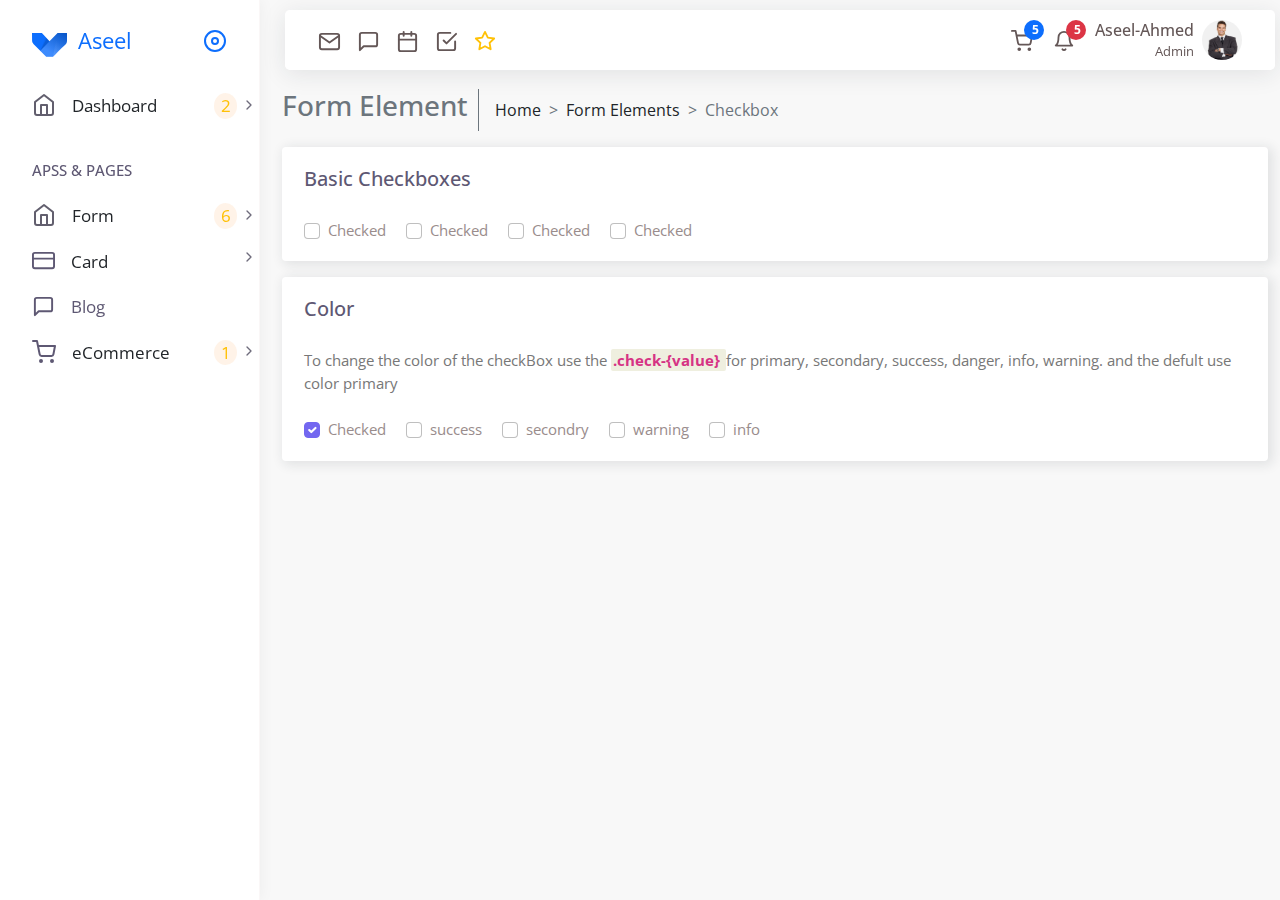
<file: form-checkbox.html>
<!DOCTYPE html>
<html lang="en">
<head>
<title>Form-Element</title>
<meta charset="utf-8">
<meta name="viewport" content="width=device-width, initialscale=1">
<link href="bootstrap/css/bootstrap.min.css" rel="stylesheet">
<link href="./scss/all.css" rel="stylesheet">
<link href="./scss/all.min.css" rel="stylesheet">
<script src="bootstrap/js/bootstrap.bundle.min.js"></script>
<link href="./scss/min.css" rel="stylesheet">
<link href="./scss/form/form.css" rel="stylesheet">
<link href="bootstrap/style.css" rel="stylesheet">

  <!-- Google Fonts -->
  <link rel="preconnect" href="https://fonts.googleapis.com" />
  <link rel="preconnect" href="https://fonts.gstatic.com" crossorigin />
  <link
    href="https://fonts.googleapis.com/css2?family=Open+Sans:wght@400;700&family=Work+Sans:wght@200;300;400;500;600;700;800&display=swap"
    rel="stylesheet"
  />
</head>
<body>
  <div class="">
    <div class="mune-navbar navbar navbar-expand-sm bg-white rounded-3 text-dark sticky-top top-10 container-lg">
        <div class="container-fluid">
            <ul class="navbar-nav toggle d-flex   d-lg-none d-md-block">
                <li class="nav-item">
                    <a href="javascript:void(0);" class="link-item asibar-toogle">
                       <i class="fas fa-bars mune-toogle" style="font-size: 22px; color: #5e5873;"></i>
                    </a>
                </li>
            </ul>
            <ul class="navbar-nav first">
                <li class="nav-item"><a href="" class="nav-link">
                    <svg xmlns="http://www.w3.org/2000/svg" width="23" height="23" viewBox="0 0 24 24" fill="none" stroke="currentColor" stroke-width="2" stroke-linecap="round" stroke-linejoin="round" class="feather feather-mail ficon"><path d="M4 4h16c1.1 0 2 .9 2 2v12c0 1.1-.9 2-2 2H4c-1.1 0-2-.9-2-2V6c0-1.1.9-2 2-2z"></path><polyline points="22,6 12,13 2,6"></polyline></svg>                </a></li>
                <li class="nav-item"><a href="" class="nav-link">
                    <svg xmlns="http://www.w3.org/2000/svg" width="23" height="23" viewBox="0 0 24 24" fill="none" stroke="currentColor" stroke-width="2" stroke-linecap="round" stroke-linejoin="round" class="feather feather-message-square ficon"><path d="M21 15a2 2 0 0 1-2 2H7l-4 4V5a2 2 0 0 1 2-2h14a2 2 0 0 1 2 2z"></path></svg>
                </a></li>
                <li class="nav-item"><a href="" class="nav-link">
                    <svg xmlns="http://www.w3.org/2000/svg" width="23" height="23" viewBox="0 0 24 24" fill="none" stroke="currentColor" stroke-width="2" stroke-linecap="round" stroke-linejoin="round" class="feather feather-calendar ficon"><rect x="3" y="4" width="18" height="18" rx="2" ry="2"></rect><line x1="16" y1="2" x2="16" y2="6"></line><line x1="8" y1="2" x2="8" y2="6"></line><line x1="3" y1="10" x2="21" y2="10"></line></svg>
                </a></li>
                <li class="nav-item"><a href="" class="nav-link">
                    <svg xmlns="http://www.w3.org/2000/svg" width="23" height="23" viewBox="0 0 24 24" fill="none" stroke="currentColor" stroke-width="2" stroke-linecap="round" stroke-linejoin="round" class="feather feather-check-square ficon"><polyline points="9 11 12 14 22 4"></polyline><path d="M21 12v7a2 2 0 0 1-2 2H5a2 2 0 0 1-2-2V5a2 2 0 0 1 2-2h11"></path></svg>
                </a></li>
                <li class="nav-item dropdown"><a href="" class="nav-link" data-bs-toggle="dropdown">
                    <svg xmlns="http://www.w3.org/2000/svg" width="22" height="22" viewBox="0 0 24 24" fill="none" stroke="currentColor" stroke-width="2" stroke-linecap="round" stroke-linejoin="round" class="feather feather-star ficon text-warning"><polygon points="12 2 15.09 8.26 22 9.27 17 14.14 18.18 21.02 12 17.77 5.82 21.02 7 14.14 2 9.27 8.91 8.26 12 2"></polygon></svg>                </a>
               <ul class="dropdown-menu dropdown-menu-start star-menu">
                  
                <li>
                    <div class="dropdown-header">
                        <input type="search" class="form-control" data-search="search" placeholder="Bookmark">
                    </div>
                </li>
                   
                <li><a href="" class="dropdown-item d-flex justify-content-between align-items-center">
                    <div class="d-flex gap-2 align-items-center">
                        <svg xmlns="http://www.w3.org/2000/svg" width="18" height="18" viewBox="0 0 24 24" fill="none" stroke="currentColor" stroke-width="1" stroke-linecap="round" stroke-linejoin="round" class="feather feather-mail me-75 ficon"><path d="M4 4h16c1.1 0 2 .9 2 2v12c0 1.1-.9 2-2 2H4c-1.1 0-2-.9-2-2V6c0-1.1.9-2 2-2z"></path><polyline points="22,6 12,13 2,6"></polyline></svg>
                        <span class="font-small">Email</span>
                    </div>
                    <svg xmlns="http://www.w3.org/2000/svg" width="18" height="18" viewBox="0 0 24 24" fill="none" stroke="currentColor" stroke-width="2" stroke-linecap="round" stroke-linejoin="round" class="feather feather-star ficon text-warning"><polygon points="12 2 15.09 8.26 22 9.27 17 14.14 18.18 21.02 12 17.77 5.82 21.02 7 14.14 2 9.27 8.91 8.26 12 2"></polygon></svg>
                </a></li>
                <li><a href="" class="dropdown-item d-flex justify-content-between align-items-center">
                    <div class="d-flex gap-2 align-items-center">
                        <svg xmlns="http://www.w3.org/2000/svg" width="18" height="18" viewBox="0 0 24 24" fill="none" stroke="currentColor" stroke-width="1" stroke-linecap="round" stroke-linejoin="round" class="feather feather-mail me-75 ficon"><path d="M4 4h16c1.1 0 2 .9 2 2v12c0 1.1-.9 2-2 2H4c-1.1 0-2-.9-2-2V6c0-1.1.9-2 2-2z"></path><polyline points="22,6 12,13 2,6"></polyline></svg>
                        <span class="font-small">Chat</span>
                    </div>
                    <svg xmlns="http://www.w3.org/2000/svg" width="18" height="18" viewBox="0 0 24 24" fill="none" stroke="currentColor" stroke-width="2" stroke-linecap="round" stroke-linejoin="round" class="feather feather-star ficon text-warning"><polygon points="12 2 15.09 8.26 22 9.27 17 14.14 18.18 21.02 12 17.77 5.82 21.02 7 14.14 2 9.27 8.91 8.26 12 2"></polygon></svg>
                </a></li>
                <li><a href="" class="dropdown-item d-flex justify-content-between align-items-center">
                    <div class="d-flex gap-2 align-items-center">
                        <svg xmlns="http://www.w3.org/2000/svg" width="18" height="18" viewBox="0 0 24 24" fill="none" stroke="currentColor" stroke-width="1" stroke-linecap="round" stroke-linejoin="round" class="feather feather-mail me-75 ficon"><path d="M4 4h16c1.1 0 2 .9 2 2v12c0 1.1-.9 2-2 2H4c-1.1 0-2-.9-2-2V6c0-1.1.9-2 2-2z"></path><polyline points="22,6 12,13 2,6"></polyline></svg>
                        <span class="font-small">Calendar</span>
                    </div>
                    <svg xmlns="http://www.w3.org/2000/svg" width="18" height="18" viewBox="0 0 24 24" fill="none" stroke="currentColor" stroke-width="2" stroke-linecap="round" stroke-linejoin="round" class="feather feather-star ficon text-warning"><polygon points="12 2 15.09 8.26 22 9.27 17 14.14 18.18 21.02 12 17.77 5.82 21.02 7 14.14 2 9.27 8.91 8.26 12 2"></polygon></svg>
                </a></li>
                <li><a href="" class="dropdown-item d-flex justify-content-between align-items-center">
                    <div class="d-flex gap-2 align-items-center">
                        <svg xmlns="http://www.w3.org/2000/svg" width="18" height="18" viewBox="0 0 24 24" fill="none" stroke="currentColor" stroke-width="1" stroke-linecap="round" stroke-linejoin="round" class="feather feather-mail me-75 ficon"><path d="M4 4h16c1.1 0 2 .9 2 2v12c0 1.1-.9 2-2 2H4c-1.1 0-2-.9-2-2V6c0-1.1.9-2 2-2z"></path><polyline points="22,6 12,13 2,6"></polyline></svg>
                        <span class="font-small">Todo</span>
                    </div>
                    <svg xmlns="http://www.w3.org/2000/svg" width="18" height="18" viewBox="0 0 24 24" fill="none" stroke="currentColor" stroke-width="2" stroke-linecap="round" stroke-linejoin="round" class="feather feather-star ficon text-warning"><polygon points="12 2 15.09 8.26 22 9.27 17 14.14 18.18 21.02 12 17.77 5.82 21.02 7 14.14 2 9.27 8.91 8.26 12 2"></polygon></svg>
                </a></li>
               </ul>
            </li>
            </ul>
            <ul class="navbar-nav flex-row-reverse align-items-center gap-lg-1 gap-3">
            
                <li class="nav-item">
                    <a href="" class="nav-link gap-2 d-flex flex-row-reverse flex-sm-row-reverse align-items-center justify-content-center">
                    <img src="./assets/team/03.jpg" class="rounded-circle avater-user" width="40px" height="40px" alt="">
                    <div class="user-nav  d-lg-flex flex-column align-items-end  d-none">
                        <span class="user-name">Aseel-Ahmed</span>
                        <span class="user-role">Admin</span>
                    </div>
                </a>
            </li>
                <li class="nav-notification nav-item dropdown dropstart ">
                    <a href="javascript:void()" class="nav-link" data-bs-toggle="dropdown">
                    <svg xmlns="http://www.w3.org/2000/svg" width="22" height="22" viewBox="0 0 24 24" fill="none" stroke="currentColor" stroke-width="2" stroke-linecap="round" stroke-linejoin="round" class="feather feather-bell ficon"><path d="M18 8A6 6 0 0 0 6 8c0 7-3 9-3 9h18s-3-2-3-9"></path><path d="M13.73 21a2 2 0 0 1-3.46 0"></path></svg>
                </a>
                <span class="badge rounded-pill bg-danger badge-up">5</span>
                    <ul class="dropdown-menu notification-menu ">
                        <div class="item-notification">
                        <li>
                            <div  class="dropdown-header d-flex flex-row align-items-cente justify-content-between">
                            <span class="notification-title fw-bold">
                                Notifications
                            </span>
                            <span class="notification-count rounded-3 fw-bold">
                                6 new
                            </span>
                        </div>
                    </li>
                        <li>
                           <a href="javascript:void();" class="dropdown-item d-flex align-items-center gap-3">
                            <div class="">
                                <img src="./assets/team/07.jpg" class="rounded-circle" alt="" width="30px" height="30px">
                            </div>
                            <div class="noifiction-body">
                                <span class="notification-user-title">
                                    Congratulation Sam 🎉
                                </span>
                                <p class="notification-user-text">
                                    Won the monthly best seller badge.
                                </p>
                            </div>
                           </a>
                        </li>
                        <li>
                            <a href="javascript:void();" class="dropdown-item d-flex align-items-center gap-3">
                             <div class="">
                                 <img src="./assets/team/07.jpg" class="rounded-circle" alt="" width="30px" height="30px">
                             </div>
                             <div class="noifiction-body">
                                 <span class="notification-user-title">
                                     Congratulation Sam 🎉
                                 </span>
                                 <p class="notification-user-text">
                                     Won the monthly best seller badge.
                                 </p>
                             </div>
                            </a>
                         </li>
                         <li>
                            <a href="javascript:void();" class="dropdown-item d-flex align-items-center gap-3">
                             <div class="">
                                 <img src="./assets/team/07.jpg" class="rounded-circle" alt="" width="30px" height="30px">
                             </div>
                             <div class="noifiction-body">
                                 <span class="notification-user-title">
                                     Congratulation Sam 🎉
                                 </span>
                                 <p class="notification-user-text">
                                     Won the monthly best seller badge.
                                 </p>
                             </div>
                            </a>
                         </li>
                         <li>
                            <a href="javascript:void();" class="dropdown-item d-flex align-items-center gap-3">
                             <div class="">
                                 <img src="./assets/team/07.jpg" class="rounded-circle" alt="" width="30px" height="30px">
                             </div>
                             <div class="noifiction-body">
                                 <span class="notification-user-title">
                                     Congratulation Sam 🎉
                                 </span>
                                 <p class="notification-user-text">
                                     Won the monthly best seller badge.
                                 </p>
                             </div>
                            </a>
                         </li>
                         <li>
                            <a href="javascript:void();" class="dropdown-item d-flex align-items-center gap-3">
                             <div class="">
                                 <img src="./assets/team/07.jpg" class="rounded-circle" alt="" width="30px" height="30px">
                             </div>
                             <div class="noifiction-body">
                                 <span class="notification-user-title">
                                     Congratulation Sam 🎉
                                 </span>
                                 <p class="notification-user-text">
                                     Won the monthly best seller badge.
                                 </p>
                             </div>
                            </a>
                         </li>
                        </div>
                        <li>
                            <div class="footer-notification">
                            <button class="btn btn-primary w-100 " type="button">Read All Notification</button>
                        </div>
                        </li>
                        
                       
                    </ul>
               </li>
               
               <!-- start cart -->
               <li class="nav-notification nav-item dropdown dropstart ">
                <a href="javascript:void()" class="nav-link" data-bs-toggle="dropdown">
   <svg xmlns="http://www.w3.org/2000/svg" width="22" height="22" viewBox="0 0 24 24" fill="none" stroke="currentColor" stroke-width="2" stroke-linecap="round" stroke-linejoin="round" class="feather feather-shopping-cart ficon"><circle cx="9" cy="21" r="1"></circle><circle cx="20" cy="21" r="1"></circle><path d="M1 1h4l2.68 13.39a2 2 0 0 0 2 1.61h9.72a2 2 0 0 0 2-1.61L23 6H6"></path></svg>
                </a>
            <span class="badge rounded-pill bg-primary badge-up">5</span>
                <ul class="dropdown-menu notification-menu cart-menu ">
                    <div class="item-notification">
                    <li>
                        <div  class="dropdown-header d-flex flex-row align-items-cente justify-content-between">
                        <h5  class="card-title">
                            My Cart
                        </h5 >
                        <span class="notification-count rounded-3 fw-bold pt-1">
                            4 new
                        </span>
                    </div>
                </li>
                    <li>
                      <div class="list-group-input d-flex justify-content-evenly">
                    <img src="./assets/team/03.jpg" class="cart-image"  alt="">
                       <div class="list-item d-flex align-items-center">
                           <div class="media-heading d-flex flex-column">
                            <span class="cart-item-title">Apple watch 5</span>
                            <span class="cart-item-by">By Apple</span>
                           </div>
                           <div class="input-group">
                               <div class="cart-item-group d-flex align-items-center justify-content-center flex-grow-1 ">
                                <span class="input-group-btn bootstrap-touchspin-dn">
                                    <button class="btn btn-primary bootstrap-touchspin-dn " type="button">
                                        <svg xmlns="http://www.w3.org/2000/svg" width="10" height="10" viewBox="0 0 24 24" fill="none" stroke="currentColor" stroke-width="2" stroke-linecap="round" stroke-linejoin="round" class="feather feather-minus"><line x1="5" y1="12" x2="19" y2="12"></line></svg>
                                    </button>
                                </span>
                                   
                            <input class="touchspin-cart form-control" type="number" value="1">
                            <span class="input-group-btn bootstrap-touchspin-up">
                                <button class="btn btn-primary bootstrap-touchspin-up" type="button"><svg xmlns="http://www.w3.org/2000/svg" width="10" height="10" viewBox="0 0 24 24" fill="none" stroke="currentColor" stroke-width="2" stroke-linecap="round" stroke-linejoin="round" class="feather feather-plus"><line x1="12" y1="5" x2="12" y2="19"></line><line x1="5" y1="12" x2="19" y2="12"></line></svg></button>
                            </span>
                               </div>
                           </div>
                           <span class="cart-item-price">$374.90</span>
                           
                       </div>
                      </div>
                    </li>
                    <li>
                        <div class="list-group-input  d-flex justify-content-evenly">
                      <img src="./assets/team/03.jpg" class="cart-image"  alt="">
                         <div class="list-item d-flex align-items-center">
                             <div class="media-heading d-flex flex-column">
                              <span class="cart-item-title">Apple watch 5</span>
                              <span class="cart-item-by">By Apple</span>
                             </div>
                             <div class="input-group">
                                 <div class="cart-item-group d-flex align-items-center justify-content-center flex-grow-1 ">
                                  <span class="input-group-btn bootstrap-touchspin-dn">
                                      <button class="btn btn-primary bootstrap-touchspin-dn " type="button">
                                          <svg xmlns="http://www.w3.org/2000/svg" width="10" height="10" viewBox="0 0 24 24" fill="none" stroke="currentColor" stroke-width="2" stroke-linecap="round" stroke-linejoin="round" class="feather feather-minus"><line x1="5" y1="12" x2="19" y2="12"></line></svg>
                                      </button>
                                  </span>
                                     
                              <input class="touchspin-cart form-control" type="number" value="1">
                              <span class="input-group-btn bootstrap-touchspin-up">
                                  <button class="btn btn-primary bootstrap-touchspin-up" type="button"><svg xmlns="http://www.w3.org/2000/svg" width="10" height="10" viewBox="0 0 24 24" fill="none" stroke="currentColor" stroke-width="2" stroke-linecap="round" stroke-linejoin="round" class="feather feather-plus"><line x1="12" y1="5" x2="12" y2="19"></line><line x1="5" y1="12" x2="19" y2="12"></line></svg></button>
                              </span>
                                 </div>
                             </div>
                             <span class="cart-item-price">$374.90</span>
                             
                         </div>
                        </div>
                      </li>
                      <li>
                        <div class="list-group-input d-flex justify-content-evenly">
                      <img src="./assets/team/03.jpg" class="cart-image"  alt="">
                         <div class="list-item d-flex align-items-center">
                             <div class="media-heading d-flex flex-column">
                              <span class="cart-item-title">Apple watch 5</span>
                              <span class="cart-item-by">By Apple</span>
                             </div>
                             <div class="input-group">
                                 <div class="cart-item-group d-flex align-items-center justify-content-center flex-grow-1 ">
                                  <span class="input-group-btn bootstrap-touchspin-dn">
                                      <button class="btn btn-primary bootstrap-touchspin-dn " type="button">
                                          <svg xmlns="http://www.w3.org/2000/svg" width="10" height="10" viewBox="0 0 24 24" fill="none" stroke="currentColor" stroke-width="2" stroke-linecap="round" stroke-linejoin="round" class="feather feather-minus"><line x1="5" y1="12" x2="19" y2="12"></line></svg>
                                      </button>
                                  </span>
                                     
                              <input class="touchspin-cart form-control" type="number" value="1">
                              <span class="input-group-btn bootstrap-touchspin-up">
                                  <button class="btn btn-primary bootstrap-touchspin-up" type="button"><svg xmlns="http://www.w3.org/2000/svg" width="10" height="10" viewBox="0 0 24 24" fill="none" stroke="currentColor" stroke-width="2" stroke-linecap="round" stroke-linejoin="round" class="feather feather-plus"><line x1="12" y1="5" x2="12" y2="19"></line><line x1="5" y1="12" x2="19" y2="12"></line></svg></button>
                              </span>
                                 </div>
                             </div>
                             <span class="cart-item-price">$374.90</span>
                             
                         </div>
                        </div>
                      </li>
                      <li>
                        <div class="list-group-input d-flex justify-content-evenly">
                      <img src="./assets/team/03.jpg" class="cart-image"  alt="">
                         <div class="list-item d-flex align-items-center">
                             <div class="media-heading d-flex flex-column">
                              <span class="cart-item-title">Apple watch 5</span>
                              <span class="cart-item-by">By Apple</span>
                             </div>
                             <div class="input-group">
                                 <div class="cart-item-group d-flex align-items-center justify-content-center flex-grow-1 ">
                                  <span class="input-group-btn bootstrap-touchspin-dn">
                                      <button class="btn btn-primary bootstrap-touchspin-dn " type="button">
                                          <svg xmlns="http://www.w3.org/2000/svg" width="10" height="10" viewBox="0 0 24 24" fill="none" stroke="currentColor" stroke-width="2" stroke-linecap="round" stroke-linejoin="round" class="feather feather-minus"><line x1="5" y1="12" x2="19" y2="12"></line></svg>
                                      </button>
                                  </span>
                                     
                              <input class="touchspin-cart form-control" type="number" value="1">
                              <span class="input-group-btn bootstrap-touchspin-up">
                                  <button class="btn btn-primary bootstrap-touchspin-up" type="button"><svg xmlns="http://www.w3.org/2000/svg" width="10" height="10" viewBox="0 0 24 24" fill="none" stroke="currentColor" stroke-width="2" stroke-linecap="round" stroke-linejoin="round" class="feather feather-plus"><line x1="12" y1="5" x2="12" y2="19"></line><line x1="5" y1="12" x2="19" y2="12"></line></svg></button>
                              </span>
                                 </div>
                             </div>
                             <span class="cart-item-price">$374.90</span>
                             
                         </div>
                        </div>
                      </li>
                      <li>
                        <div class="list-group-input d-flex justify-content-evenly">
                      <img src="./assets/team/03.jpg" class="cart-image"  alt="">
                         <div class="list-item d-flex align-items-center">
                             <div class="media-heading d-flex flex-column">
                              <span class="cart-item-title">Apple watch 5</span>
                              <span class="cart-item-by">By Apple</span>
                             </div>
                             <div class="input-group">
                                 <div class="cart-item-group d-flex align-items-center justify-content-center flex-grow-1 ">
                                  <span class="input-group-btn bootstrap-touchspin-dn">
                                      <button class="btn btn-primary bootstrap-touchspin-dn " type="button">
                                          <svg xmlns="http://www.w3.org/2000/svg" width="10" height="10" viewBox="0 0 24 24" fill="none" stroke="currentColor" stroke-width="2" stroke-linecap="round" stroke-linejoin="round" class="feather feather-minus"><line x1="5" y1="12" x2="19" y2="12"></line></svg>
                                      </button>
                                  </span>
                                     
                              <input class="touchspin-cart form-control" type="number" value="1">
                              <span class="input-group-btn bootstrap-touchspin-up">
                                  <button class="btn btn-primary bootstrap-touchspin-up" type="button"><svg xmlns="http://www.w3.org/2000/svg" width="10" height="10" viewBox="0 0 24 24" fill="none" stroke="currentColor" stroke-width="2" stroke-linecap="round" stroke-linejoin="round" class="feather feather-plus"><line x1="12" y1="5" x2="12" y2="19"></line><line x1="5" y1="12" x2="19" y2="12"></line></svg></button>
                              </span>
                                 </div>
                             </div>
                             <span class="cart-item-price">$374.90</span>
                             
                         </div>
                        </div>
                      </li>
                      <li>
                        <div class="list-group-input d-flex justify-content-evenly">
                      <img src="./assets/team/03.jpg" class="cart-image"  alt="">
                         <div class="list-item d-flex align-items-center">
                             <div class="media-heading d-flex flex-column">
                              <span class="cart-item-title">Apple watch 5</span>
                              <span class="cart-item-by">By Apple</span>
                             </div>
                             <div class="input-group">
                                 <div class="cart-item-group d-flex align-items-center justify-content-center flex-grow-1 ">
                                  <span class="input-group-btn bootstrap-touchspin-dn">
                                      <button class="btn btn-primary bootstrap-touchspin-dn " type="button">
                                          <svg xmlns="http://www.w3.org/2000/svg" width="10" height="10" viewBox="0 0 24 24" fill="none" stroke="currentColor" stroke-width="2" stroke-linecap="round" stroke-linejoin="round" class="feather feather-minus"><line x1="5" y1="12" x2="19" y2="12"></line></svg>
                                      </button>
                                  </span>
                                     
                              <input class="touchspin-cart form-control" type="number" value="1">
                              <span class="input-group-btn bootstrap-touchspin-up">
                                  <button class="btn btn-primary bootstrap-touchspin-up" type="button"><svg xmlns="http://www.w3.org/2000/svg" width="10" height="10" viewBox="0 0 24 24" fill="none" stroke="currentColor" stroke-width="2" stroke-linecap="round" stroke-linejoin="round" class="feather feather-plus"><line x1="12" y1="5" x2="12" y2="19"></line><line x1="5" y1="12" x2="19" y2="12"></line></svg></button>
                              </span>
                                 </div>
                             </div>
                             <span class="cart-item-price">$374.90</span>
                             
                         </div>
                        </div>
                      </li>
                      <li>
                        <div class="list-group-input d-flex justify-content-evenly">
                      <img src="./assets/team/03.jpg" class="cart-image"  alt="">
                         <div class="list-item d-flex align-items-center">
                             <div class="media-heading d-flex flex-column">
                              <span class="cart-item-title">Apple watch 5</span>
                              <span class="cart-item-by">By Apple</span>
                             </div>
                             <div class="input-group">
                                 <div class="cart-item-group d-flex align-items-center justify-content-center flex-grow-1 ">
                                  <span class="input-group-btn bootstrap-touchspin-dn">
                                      <button class="btn btn-primary bootstrap-touchspin-dn " type="button">
                                          <svg xmlns="http://www.w3.org/2000/svg" width="10" height="10" viewBox="0 0 24 24" fill="none" stroke="currentColor" stroke-width="2" stroke-linecap="round" stroke-linejoin="round" class="feather feather-minus"><line x1="5" y1="12" x2="19" y2="12"></line></svg>
                                      </button>
                                  </span>
                                     
                              <input class="touchspin-cart form-control" type="number" value="1">
                              <span class="input-group-btn bootstrap-touchspin-up">
                                  <button class="btn btn-primary bootstrap-touchspin-up" type="button"><svg xmlns="http://www.w3.org/2000/svg" width="10" height="10" viewBox="0 0 24 24" fill="none" stroke="currentColor" stroke-width="2" stroke-linecap="round" stroke-linejoin="round" class="feather feather-plus"><line x1="12" y1="5" x2="12" y2="19"></line><line x1="5" y1="12" x2="19" y2="12"></line></svg></button>
                              </span>
                                 </div>
                             </div>
                             <span class="cart-item-price">$374.90</span>
                             
                         </div>
                        </div>
                      </li>
                    </div>
                    <li>
                        <div class="footer-notification">
                            <div class="total d-flex justify-content-between">
                                <span class="fw-bold">
                                    Total:
                                </span>
                                <span class="text-primary fw-bold">
                                    $10,999.00
                                </span>
                            </div>
                        <button class="btn btn-primary w-100 " type="button">checkout</button>
                    </div>
                    </li>
                    
                   
                </ul>
           </li>
               <!-- end cart -->
               
                <!-- <li class="nav-item"><a href="" class="nav-link">item 3</a></li> -->
                <!-- <li class="nav-item"><a href="" class="nav-link">item 4</a></li> -->
            </ul>
        </div>
    </div>
    <aside class="bg-white">
        <div class="navbar-header p-3">
            <ul class="nav d-flex flex-row justify-content-between align-items-center">
                <li class="nav-item">
                    <div class="header-logo">
                        <a href="#" class="nav-link ">
                            <svg viewBox="0 0 139 95" version="1.1" xmlns="http://www.w3.org/2000/svg" xmlns:xlink="http://www.w3.org/1999/xlink" height="24">
                                <defs>
                                    <linearGradient id="linearGradient-1" x1="100%" y1="10.5120544%" x2="50%" y2="89.4879456%">
                                        <stop stop-color="#000000" offset="0%"></stop>
                                        <stop stop-color="#FFFFFF" offset="100%"></stop>
                                    </linearGradient>
                                    <linearGradient id="linearGradient-2" x1="64.0437835%" y1="46.3276743%" x2="37.373316%" y2="100%">
                                        <stop stop-color="#EEEEEE" stop-opacity="0" offset="0%"></stop>
                                        <stop stop-color="#FFFFFF" offset="100%"></stop>
                                    </linearGradient>
                                </defs>
                                <g id="Page-1" stroke="none" stroke-width="1" fill="none" fill-rule="evenodd">
                                    <g id="Artboard" transform="translate(-400.000000, -178.000000)">
                                        <g id="Group" transform="translate(400.000000, 178.000000)">
                                            <path class="text-primary" id="Path" d="M-5.68434189e-14,2.84217094e-14 L39.1816085,2.84217094e-14 L69.3453773,32.2519224 L101.428699,2.84217094e-14 L138.784583,2.84217094e-14 L138.784199,29.8015838 C137.958931,37.3510206 135.784352,42.5567762 132.260463,45.4188507 C128.736573,48.2809251 112.33867,64.5239941 83.0667527,94.1480575 L56.2750821,94.1480575 L6.71554594,44.4188507 C2.46876683,39.9813776 0.345377275,35.1089553 0.345377275,29.8015838 C0.345377275,24.4942122 0.230251516,14.560351 -5.68434189e-14,2.84217094e-14 Z" style="fill:currentColor"></path>
                                            <path id="Path1" d="M69.3453773,32.2519224 L101.428699,1.42108547e-14 L138.784583,1.42108547e-14 L138.784199,29.8015838 C137.958931,37.3510206 135.784352,42.5567762 132.260463,45.4188507 C128.736573,48.2809251 112.33867,64.5239941 83.0667527,94.1480575 L56.2750821,94.1480575 L32.8435758,70.5039241 L69.3453773,32.2519224 Z" fill="url(#linearGradient-1)" opacity="0.2"></path>
                                            <polygon id="Path-2" fill="#000000" opacity="0.049999997" points="69.3922914 32.4202615 32.8435758 70.5039241 54.0490008 16.1851325"></polygon>
                                            <polygon id="Path-21" fill="#000000" opacity="0.099999994" points="69.3922914 32.4202615 32.8435758 70.5039241 58.3683556 20.7402338"></polygon>
                                            <polygon id="Path-3" fill="url(#linearGradient-2)" opacity="0.099999994" points="101.428699 0 83.0667527 94.1480575 130.378721 47.0740288"></polygon>
                                        </g>
                                    </g>
                                </g>
                            </svg>
                            <span class="navbar-brand ">Aseel</span>
                        </a>
                    </div>
                </li>
                <li class="nav-item">
                    <a href="" class="nav-link">
                        <svg xmlns="http://www.w3.org/2000/svg" width="24" height="24" viewBox="0 0 24 24" fill="none" stroke="currentColor" stroke-width="2" stroke-linecap="round" stroke-linejoin="round" class="feather feather-disc d-none d-xl-block collapse-toggle-icon primary font-medium-4"><circle cx="12" cy="12" r="10"></circle><circle cx="12" cy="12" r="3"></circle></svg> 
                        <svg xmlns="http://www.w3.org/2000/svg" width="24" height="24" viewBox="0 0 24 24" fill="none" stroke="currentColor" stroke-width="2" stroke-linecap="round" stroke-linejoin="round" class="feather feather-x d-block d-xl-none text-primary toggle-icon font-medium-4"><line x1="18" y1="6" x2="6" y2="18"></line><line x1="6" y1="6" x2="18" y2="18"></line></svg>
                     </a>
                </li>

            </ul>
           <div class="main-menu">
            <ul class="nav navigation-main  d-flex flex-xl-column">
                
                <li class="nav-item sub-item">
                    <a class="nav-link d-flex gap-3 has-sub" id="dashboard">
                        <svg xmlns="http://www.w3.org/2000/svg" width="24" height="24" viewBox="0 0 24 24" fill="none" stroke="currentColor" stroke-width="2" stroke-linecap="round" stroke-linejoin="round" class="feather feather-home " style="color: #625f6e;"><path d="M3 9l9-7 9 7v11a2 2 0 0 1-2 2H5a2 2 0 0 1-2-2z"></path><polyline points="9 22 9 12 15 12 15 22"></polyline></svg>
                        <span class="menu-title  text-dark ">Dashboard</span>
                        <span class="menu-count position-absolute text-warning rounded-circle text-center">2</span>
                    </a>
                    <ul class="menu-content" aria-menue="dashboard" >
                        <li>
                            <a class="nav-link d-flex align-items-center gap-4" href="./Blog-list.html">
                                <svg xmlns="http://www.w3.org/2000/svg" width="14" height="14" viewBox="0 0 24 24" fill="none" stroke="currentColor" stroke-width="2" stroke-linecap="round" stroke-linejoin="round" class="feather feather-circle"><circle cx="12" cy="12" r="10"></circle></svg>
                                <span class="menu-item text-truncate" >Dashboard 1</span>
                            </a>
                        </li>
                        <li>
                            <a class="nav-link d-flex align-items-center gap-4" href="./Blog-list.html">
                                <svg xmlns="http://www.w3.org/2000/svg" width="14" height="14" viewBox="0 0 24 24" fill="none" stroke="currentColor" stroke-width="2" stroke-linecap="round" stroke-linejoin="round" class="feather feather-circle"><circle cx="12" cy="12" r="10"></circle></svg>
                                <span class="menu-item text-truncate">Dashboard 2</span>
                            </a>
                        </li>
                        
                    </ul>
                </li>
                <li class="nav-item header-item">
                       <a class="nav-link  d-flex">
                        <span class="menu-title">Apss & Pages</span>
                       </a>
                </li>
                <li class="nav-item sub-item">
                    <a class="nav-link d-flex gap-3 has-sub" id="form-element">
                        <svg xmlns="http://www.w3.org/2000/svg" width="24" height="24" viewBox="0 0 24 24" fill="none" stroke="currentColor" stroke-width="2" stroke-linecap="round" stroke-linejoin="round" class="feather feather-home " style="color: #625f6e;"><path d="M3 9l9-7 9 7v11a2 2 0 0 1-2 2H5a2 2 0 0 1-2-2z"></path><polyline points="9 22 9 12 15 12 15 22"></polyline></svg>
                        <span class="menu-title  text-dark ">Form</span>
                        <span class="menu-count position-absolute text-warning rounded-circle text-center">6</span>
                    </a>
                    <ul class="menu-content" aria-menue="form-element" >
                        <li>
                            <a class="nav-link d-flex align-items-center gap-4" href="./form-Element.html">
                                <svg xmlns="http://www.w3.org/2000/svg" width="14" height="14" viewBox="0 0 24 24" fill="none" stroke="currentColor" stroke-width="2" stroke-linecap="round" stroke-linejoin="round" class="feather feather-circle"><circle cx="12" cy="12" r="10"></circle></svg>
                                <span class="menu-item text-truncate">Input</span>
                            </a>
                        </li>
                        <li>
                            <a class="nav-link d-flex align-items-center gap-4" href="./input-group.html">
                                <svg xmlns="http://www.w3.org/2000/svg" width="14" height="14" viewBox="0 0 24 24" fill="none" stroke="currentColor" stroke-width="2" stroke-linecap="round" stroke-linejoin="round" class="feather feather-circle"><circle cx="12" cy="12" r="10"></circle></svg>
                                <span class="menu-item text-truncate">Input Group</span>
                            </a>
                        </li>
                        <li>
                            <a class="nav-link d-flex align-items-center gap-4" href="./form-checkbox.html">
                                <svg xmlns="http://www.w3.org/2000/svg" width="14" height="14" viewBox="0 0 24 24" fill="none" stroke="currentColor" stroke-width="2" stroke-linecap="round" stroke-linejoin="round" class="feather feather-circle"><circle cx="12" cy="12" r="10"></circle></svg>
                                <span class="menu-item text-truncate">Checkbox</span>
                            </a>
                        </li>
                        <li>
                            <a class="nav-link d-flex align-items-center gap-4" href="./form-radio.html">
                                <svg xmlns="http://www.w3.org/2000/svg" width="14" height="14" viewBox="0 0 24 24" fill="none" stroke="currentColor" stroke-width="2" stroke-linecap="round" stroke-linejoin="round" class="feather feather-circle"><circle cx="12" cy="12" r="10"></circle></svg>
                                <span class="menu-item text-truncate">radio</span>
                            </a>
                        </li>
                        <li>
                            <a class="nav-link d-flex align-items-center gap-4" href="./form-switch.html">
                                <svg xmlns="http://www.w3.org/2000/svg" width="14" height="14" viewBox="0 0 24 24" fill="none" stroke="currentColor" stroke-width="2" stroke-linecap="round" stroke-linejoin="round" class="feather feather-circle"><circle cx="12" cy="12" r="10"></circle></svg>
                                <span class="menu-item text-truncate"> Switch</span>
                            </a>
                        </li>
                        <li>
                            <a class="nav-link d-flex align-items-center gap-4" href="./form-teaxt-area.html">
                                <svg xmlns="http://www.w3.org/2000/svg" width="14" height="14" viewBox="0 0 24 24" fill="none" stroke="currentColor" stroke-width="2" stroke-linecap="round" stroke-linejoin="round" class="feather feather-circle"><circle cx="12" cy="12" r="10"></circle></svg>
                                <span class="menu-item text-truncate">Teaxt Area</span>
                            </a>
                        </li>
                        
                    </ul>
                </li>
                <li class="nav-item sub-item">
                    <a class="nav-link d-flex gap-3 has-sub" id="card">
                        <svg xmlns="http://www.w3.org/2000/svg" width="23" height="23" viewBox="0 0 24 24" fill="none" stroke="currentColor" stroke-width="2" stroke-linecap="round" stroke-linejoin="round" class="feather feather-credit-card"><rect x="1" y="4" width="22" height="16" rx="2" ry="2"></rect><line x1="1" y1="10" x2="23" y2="10"></line></svg>                        <span class="menu-title  text-dark ">Card</span>
                        <span class="menu-count position-absolute text-warning rounded-circle text-center"></span>
                    </a>
                    <ul class="menu-content" aria-menue="card" >
                        <li>
                            <a class="nav-link d-flex align-items-center gap-4" href="./card.html">
                                <svg xmlns="http://www.w3.org/2000/svg" width="14" height="14" viewBox="0 0 24 24" fill="none" stroke="currentColor" stroke-width="2" stroke-linecap="round" stroke-linejoin="round" class="feather feather-circle"><circle cx="12" cy="12" r="10"></circle></svg>                             <span class="menu-item text-truncate">Basic</span>
                            </a>
                        </li>
                      
                        
                    </ul>
                </li>
                <li class="nav-item">
                    <a class="nav-link d-flex gap-3 align-items-center" href="./Blog-list.html">
                        <svg xmlns="http://www.w3.org/2000/svg" width="23" height="23" viewBox="0 0 24 24" fill="none" stroke="currentColor" stroke-width="2" stroke-linecap="round" stroke-linejoin="round" class="feather feather-message-square"><path d="M21 15a2 2 0 0 1-2 2H7l-4 4V5a2 2 0 0 1 2-2h14a2 2 0 0 1 2 2z"></path></svg>        
                        <span class="menu-title">Blog</span>
                    </a>
                </li>
                <li class="nav-item sub-item">
                    <a class="nav-link d-flex gap-3 has-sub" id="ecommerce">
                        <svg xmlns="http://www.w3.org/2000/svg" width="24" height="24" viewBox="0 0 24 24" fill="none" stroke="currentColor" stroke-width="2" stroke-linecap="round" stroke-linejoin="round" class="feather feather-shopping-cart"><circle cx="9" cy="21" r="1"></circle><circle cx="20" cy="21" r="1"></circle><path d="M1 1h4l2.68 13.39a2 2 0 0 0 2 1.61h9.72a2 2 0 0 0 2-1.61L23 6H6"></path></svg>                        <span class="menu-title  text-dark ">eCommerce</span>
                        <span class="menu-count position-absolute text-warning rounded-circle text-center">1</span>
                    </a>
                    <ul class="menu-content" aria-menue="ecommerce" >
                        <li>
                            <a class="nav-link d-flex align-items-center gap-4" href="./shop.html">
                                <svg xmlns="http://www.w3.org/2000/svg" width="14" height="14" viewBox="0 0 24 24" fill="none" stroke="currentColor" stroke-width="2" stroke-linecap="round" stroke-linejoin="round" class="feather feather-circle"><circle cx="12" cy="12" r="10"></circle></svg>
                                <span class="menu-item text-truncate" >shop</span>
                            </a>
                        </li>
                      
                        
                    </ul>
                </li>
                
            </ul>
           </div>
        </div>
    </aside>
    <div class="content-page">
      <div class="container-fluid">
       <div class="content-header  col-12">
        <div class="breadcrumb-list d-flex align-items-center">
            <nav class="breadcrumb-main" aria-label="breadcrumb" style="--bs-breadcrumb-divider:'|';">
                <ol class="breadcrumb d-flex gap-1">
                    <li class="breadcrumb-item active" aria-current="page"><h3>Form Element</h3></li>
                </ol>
            </nav>
            <nav class=" d-none d-sm-block" aria-label="breadcrumb" style="--bs-breadcrumb-divider:'>';">
                <ol class="breadcrumb">
                    <li class="breadcrumb-item " >Home</li>
                    <li class="breadcrumb-item " >Form Elements</li>
                    <li class="breadcrumb-item active" aria-current="page">Checkbox</li>
                </ol>
            </nav>
           </div>
       </div>
       <div class="content-body col-12">
            <div class="row">
                <div class="col-12">
                     <div class="form">
                        <div class="card">
                            <h5 class="card-title">
                                Basic Checkboxes
                            </h5>
                            <div class="card-body">
                              
                              <div class="form d-flex gap-1 flex-wrap">
                                  <div class="form-check-inline d-flex gap-2">
                               <input class="form-check-input" type="checkbox">
                               <label for="" class="form-check-label font-small">Checked</label>
                                  </div>
                                  <div class="form-check-inline d-flex gap-2">
                                    <input class="form-check-input" type="checkbox" id="city">
                                    <label for="" class="form-check-label font-small" for="city">Checked</label>
                                       </div>
                                       <div class="form-check-inline d-flex gap-2">
                                        <input class="form-check-input" type="checkbox">
                                        <label for="" class="form-check-label font-small">Checked</label>
                                           </div>
                                           <div class="form-check-inline d-flex gap-2">
                                            <input class="form-check-input" type="checkbox">
                                            <label for="" class="form-check-label font-small">Checked</label>
                                               </div>
                              </div>


                            </div>
                    </div>
                     </div>
                </div>

                <div class="col-12 mt-3">
                    <div class="form">
                       <div class="card">
                           <h5 class="card-title">
                            Color
                           </h5>
                           <div class="card-body">
                             <div class="card-text font-small">
                                To change the color of the checkBox use the <strong class="class-expl"> .check-{value} </strong> for primary, secondary, success, danger, info, warning.
                                and the defult use color primary

                             </div>
                             <div class="form d-flex gap-1 flex-wrap mt-4">
                                 <div class="form-check-inline d-flex gap-2">
                              <input class="form-check-input" type="checkbox" checked>
                              <label for="" class="form-check-label font-small">Checked</label>
                                 </div>
                                 <div class="form-check-inline d-flex gap-2">
                                   <input class="form-check-input check-success" type="checkbox">
                                   <label for="" class="form-check-label font-small" >success</label>
                                      </div>
                                      <div class="form-check-inline d-flex gap-2">
                                        <input class="form-check-input check-secondry" type="checkbox">
                                        <label for="" class="form-check-label font-small" >secondry</label>
                                           </div>
                                      <div class="form-check-inline d-flex gap-2">
                                       <input class="form-check-input check-warning" type="checkbox">
                                       <label for="" class="form-check-label font-small">warning</label>
                                          </div>
                                          <div class="form-check-inline d-flex gap-2">
                                           <input class="form-check-input check-info" type="checkbox">
                                           <label for="" class="form-check-label font-small">info</label>
                                              </div>
                             </div>

                             
                           </div>
                   </div>
                    </div>
               </div>

              
        </div>
    </div>
       </div>
      
      </div>
    </div>
</div>


    <!-- Script -->
    <script src="./js/jquery-1.9.1.js"></script>
    <script src="./js/jquery-1.9.1.min.js"></script>
    <script src="./js/app.js"></script>
</div> 
</body> 
</html>
</file>
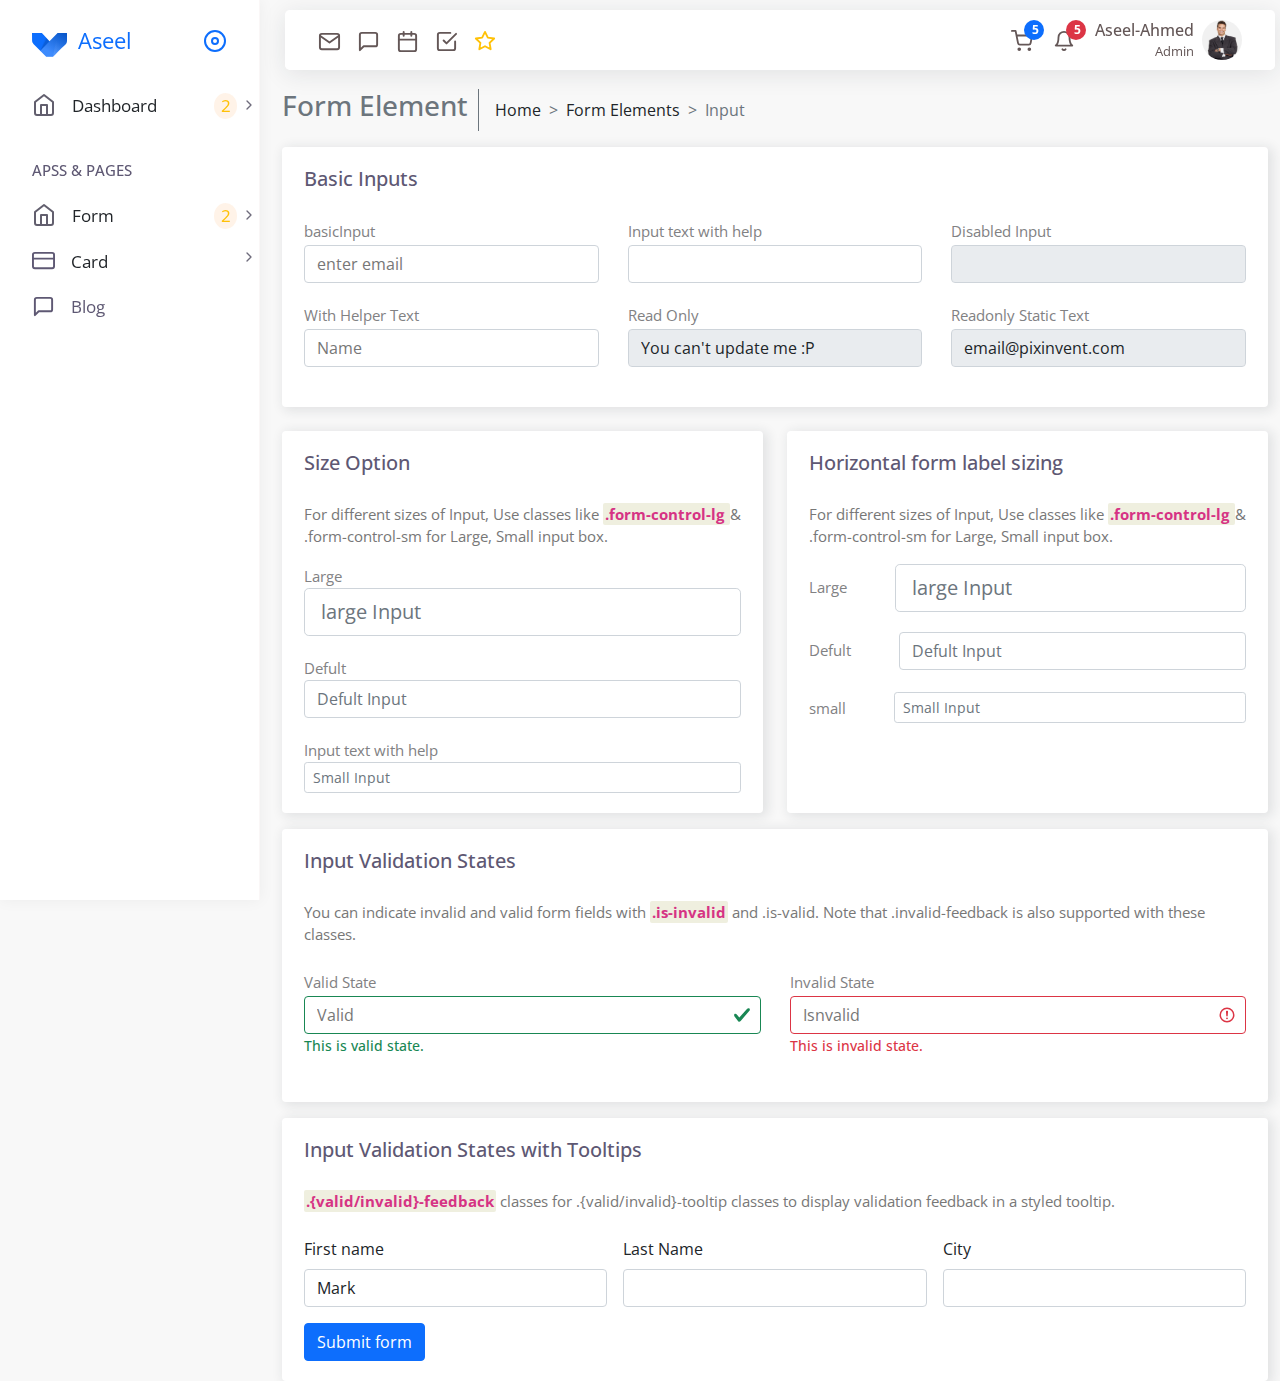
<file: form-Element.html>
<!DOCTYPE html>
<html lang="en">
<head>
<title>Form-Element</title>
<meta charset="utf-8">
<meta name="viewport" content="width=device-width, initialscale=1">
<link href="bootstrap/css/bootstrap.min.css" rel="stylesheet">
<link href="./scss/all.css" rel="stylesheet">
<link href="./scss/all.min.css" rel="stylesheet">
<script src="bootstrap/js/bootstrap.bundle.min.js"></script>
<link href="./scss/min.css" rel="stylesheet">
<link href="./scss/form/form.css" rel="stylesheet">
  <!-- Google Fonts -->
  <link rel="preconnect" href="https://fonts.googleapis.com" />
  <link rel="preconnect" href="https://fonts.gstatic.com" crossorigin />
  <link
    href="https://fonts.googleapis.com/css2?family=Open+Sans:wght@400;700&family=Work+Sans:wght@200;300;400;500;600;700;800&display=swap"
    rel="stylesheet"
  />
</head>
<body>
  <div class="">
    <div class="mune-navbar navbar navbar-expand-sm bg-white rounded-3 text-dark sticky-top top-10 container-lg">
        <div class="container-fluid">
            <ul class="navbar-nav toggle d-flex   d-lg-none d-md-block">
                <li class="nav-item">
                    <a href="javascript:void(0);" class="link-item asibar-toogle">
                       <i class="fas fa-bars mune-toogle" style="font-size: 22px; color: #5e5873;"></i>
                    </a>
                </li>
            </ul>
            <ul class="navbar-nav first">
                <li class="nav-item"><a href="" class="nav-link">
                    <svg xmlns="http://www.w3.org/2000/svg" width="23" height="23" viewBox="0 0 24 24" fill="none" stroke="currentColor" stroke-width="2" stroke-linecap="round" stroke-linejoin="round" class="feather feather-mail ficon"><path d="M4 4h16c1.1 0 2 .9 2 2v12c0 1.1-.9 2-2 2H4c-1.1 0-2-.9-2-2V6c0-1.1.9-2 2-2z"></path><polyline points="22,6 12,13 2,6"></polyline></svg>                </a></li>
                <li class="nav-item"><a href="" class="nav-link">
                    <svg xmlns="http://www.w3.org/2000/svg" width="23" height="23" viewBox="0 0 24 24" fill="none" stroke="currentColor" stroke-width="2" stroke-linecap="round" stroke-linejoin="round" class="feather feather-message-square ficon"><path d="M21 15a2 2 0 0 1-2 2H7l-4 4V5a2 2 0 0 1 2-2h14a2 2 0 0 1 2 2z"></path></svg>
                </a></li>
                <li class="nav-item"><a href="" class="nav-link">
                    <svg xmlns="http://www.w3.org/2000/svg" width="23" height="23" viewBox="0 0 24 24" fill="none" stroke="currentColor" stroke-width="2" stroke-linecap="round" stroke-linejoin="round" class="feather feather-calendar ficon"><rect x="3" y="4" width="18" height="18" rx="2" ry="2"></rect><line x1="16" y1="2" x2="16" y2="6"></line><line x1="8" y1="2" x2="8" y2="6"></line><line x1="3" y1="10" x2="21" y2="10"></line></svg>
                </a></li>
                <li class="nav-item"><a href="" class="nav-link">
                    <svg xmlns="http://www.w3.org/2000/svg" width="23" height="23" viewBox="0 0 24 24" fill="none" stroke="currentColor" stroke-width="2" stroke-linecap="round" stroke-linejoin="round" class="feather feather-check-square ficon"><polyline points="9 11 12 14 22 4"></polyline><path d="M21 12v7a2 2 0 0 1-2 2H5a2 2 0 0 1-2-2V5a2 2 0 0 1 2-2h11"></path></svg>
                </a></li>
                <li class="nav-item dropdown"><a href="" class="nav-link" data-bs-toggle="dropdown">
                    <svg xmlns="http://www.w3.org/2000/svg" width="22" height="22" viewBox="0 0 24 24" fill="none" stroke="currentColor" stroke-width="2" stroke-linecap="round" stroke-linejoin="round" class="feather feather-star ficon text-warning"><polygon points="12 2 15.09 8.26 22 9.27 17 14.14 18.18 21.02 12 17.77 5.82 21.02 7 14.14 2 9.27 8.91 8.26 12 2"></polygon></svg>                </a>
               <ul class="dropdown-menu dropdown-menu-start star-menu">
                  
                <li>
                    <div class="dropdown-header">
                        <input type="search" class="form-control" data-search="search" placeholder="Bookmark">
                    </div>
                </li>
                   
                <li><a href="" class="dropdown-item d-flex justify-content-between align-items-center">
                    <div class="d-flex gap-2 align-items-center">
                        <svg xmlns="http://www.w3.org/2000/svg" width="18" height="18" viewBox="0 0 24 24" fill="none" stroke="currentColor" stroke-width="1" stroke-linecap="round" stroke-linejoin="round" class="feather feather-mail me-75 ficon"><path d="M4 4h16c1.1 0 2 .9 2 2v12c0 1.1-.9 2-2 2H4c-1.1 0-2-.9-2-2V6c0-1.1.9-2 2-2z"></path><polyline points="22,6 12,13 2,6"></polyline></svg>
                        <span class="font-small">Email</span>
                    </div>
                    <svg xmlns="http://www.w3.org/2000/svg" width="18" height="18" viewBox="0 0 24 24" fill="none" stroke="currentColor" stroke-width="2" stroke-linecap="round" stroke-linejoin="round" class="feather feather-star ficon text-warning"><polygon points="12 2 15.09 8.26 22 9.27 17 14.14 18.18 21.02 12 17.77 5.82 21.02 7 14.14 2 9.27 8.91 8.26 12 2"></polygon></svg>
                </a></li>
                <li><a href="" class="dropdown-item d-flex justify-content-between align-items-center">
                    <div class="d-flex gap-2 align-items-center">
                        <svg xmlns="http://www.w3.org/2000/svg" width="18" height="18" viewBox="0 0 24 24" fill="none" stroke="currentColor" stroke-width="1" stroke-linecap="round" stroke-linejoin="round" class="feather feather-mail me-75 ficon"><path d="M4 4h16c1.1 0 2 .9 2 2v12c0 1.1-.9 2-2 2H4c-1.1 0-2-.9-2-2V6c0-1.1.9-2 2-2z"></path><polyline points="22,6 12,13 2,6"></polyline></svg>
                        <span class="font-small">Chat</span>
                    </div>
                    <svg xmlns="http://www.w3.org/2000/svg" width="18" height="18" viewBox="0 0 24 24" fill="none" stroke="currentColor" stroke-width="2" stroke-linecap="round" stroke-linejoin="round" class="feather feather-star ficon text-warning"><polygon points="12 2 15.09 8.26 22 9.27 17 14.14 18.18 21.02 12 17.77 5.82 21.02 7 14.14 2 9.27 8.91 8.26 12 2"></polygon></svg>
                </a></li>
                <li><a href="" class="dropdown-item d-flex justify-content-between align-items-center">
                    <div class="d-flex gap-2 align-items-center">
                        <svg xmlns="http://www.w3.org/2000/svg" width="18" height="18" viewBox="0 0 24 24" fill="none" stroke="currentColor" stroke-width="1" stroke-linecap="round" stroke-linejoin="round" class="feather feather-mail me-75 ficon"><path d="M4 4h16c1.1 0 2 .9 2 2v12c0 1.1-.9 2-2 2H4c-1.1 0-2-.9-2-2V6c0-1.1.9-2 2-2z"></path><polyline points="22,6 12,13 2,6"></polyline></svg>
                        <span class="font-small">Calendar</span>
                    </div>
                    <svg xmlns="http://www.w3.org/2000/svg" width="18" height="18" viewBox="0 0 24 24" fill="none" stroke="currentColor" stroke-width="2" stroke-linecap="round" stroke-linejoin="round" class="feather feather-star ficon text-warning"><polygon points="12 2 15.09 8.26 22 9.27 17 14.14 18.18 21.02 12 17.77 5.82 21.02 7 14.14 2 9.27 8.91 8.26 12 2"></polygon></svg>
                </a></li>
                <li><a href="" class="dropdown-item d-flex justify-content-between align-items-center">
                    <div class="d-flex gap-2 align-items-center">
                        <svg xmlns="http://www.w3.org/2000/svg" width="18" height="18" viewBox="0 0 24 24" fill="none" stroke="currentColor" stroke-width="1" stroke-linecap="round" stroke-linejoin="round" class="feather feather-mail me-75 ficon"><path d="M4 4h16c1.1 0 2 .9 2 2v12c0 1.1-.9 2-2 2H4c-1.1 0-2-.9-2-2V6c0-1.1.9-2 2-2z"></path><polyline points="22,6 12,13 2,6"></polyline></svg>
                        <span class="font-small">Todo</span>
                    </div>
                    <svg xmlns="http://www.w3.org/2000/svg" width="18" height="18" viewBox="0 0 24 24" fill="none" stroke="currentColor" stroke-width="2" stroke-linecap="round" stroke-linejoin="round" class="feather feather-star ficon text-warning"><polygon points="12 2 15.09 8.26 22 9.27 17 14.14 18.18 21.02 12 17.77 5.82 21.02 7 14.14 2 9.27 8.91 8.26 12 2"></polygon></svg>
                </a></li>
               </ul>
            </li>
            </ul>
            <ul class="navbar-nav flex-row-reverse align-items-center gap-lg-1 gap-3">
            
                <li class="nav-item">
                    <a href="" class="nav-link gap-2 d-flex flex-row-reverse flex-sm-row-reverse align-items-center justify-content-center">
                    <img src="./assets/team/03.jpg" class="rounded-circle avater-user" width="40px" height="40px" alt="">
                    <div class="user-nav  d-lg-flex flex-column align-items-end  d-none">
                        <span class="user-name">Aseel-Ahmed</span>
                        <span class="user-role">Admin</span>
                    </div>
                </a>
            </li>
                <li class="nav-notification nav-item dropdown dropstart ">
                    <a href="javascript:void()" class="nav-link" data-bs-toggle="dropdown">
                    <svg xmlns="http://www.w3.org/2000/svg" width="22" height="22" viewBox="0 0 24 24" fill="none" stroke="currentColor" stroke-width="2" stroke-linecap="round" stroke-linejoin="round" class="feather feather-bell ficon"><path d="M18 8A6 6 0 0 0 6 8c0 7-3 9-3 9h18s-3-2-3-9"></path><path d="M13.73 21a2 2 0 0 1-3.46 0"></path></svg>
                </a>
                <span class="badge rounded-pill bg-danger badge-up">5</span>
                    <ul class="dropdown-menu notification-menu ">
                        <div class="item-notification">
                        <li>
                            <div  class="dropdown-header d-flex flex-row align-items-cente justify-content-between">
                            <span class="notification-title fw-bold">
                                Notifications
                            </span>
                            <span class="notification-count rounded-3 fw-bold">
                                6 new
                            </span>
                        </div>
                    </li>
                        <li>
                           <a href="javascript:void();" class="dropdown-item d-flex align-items-center gap-3">
                            <div class="">
                                <img src="./assets/team/07.jpg" class="rounded-circle" alt="" width="30px" height="30px">
                            </div>
                            <div class="noifiction-body">
                                <span class="notification-user-title">
                                    Congratulation Sam 🎉
                                </span>
                                <p class="notification-user-text">
                                    Won the monthly best seller badge.
                                </p>
                            </div>
                           </a>
                        </li>
                        <li>
                            <a href="javascript:void();" class="dropdown-item d-flex align-items-center gap-3">
                             <div class="">
                                 <img src="./assets/team/07.jpg" class="rounded-circle" alt="" width="30px" height="30px">
                             </div>
                             <div class="noifiction-body">
                                 <span class="notification-user-title">
                                     Congratulation Sam 🎉
                                 </span>
                                 <p class="notification-user-text">
                                     Won the monthly best seller badge.
                                 </p>
                             </div>
                            </a>
                         </li>
                         <li>
                            <a href="javascript:void();" class="dropdown-item d-flex align-items-center gap-3">
                             <div class="">
                                 <img src="./assets/team/07.jpg" class="rounded-circle" alt="" width="30px" height="30px">
                             </div>
                             <div class="noifiction-body">
                                 <span class="notification-user-title">
                                     Congratulation Sam 🎉
                                 </span>
                                 <p class="notification-user-text">
                                     Won the monthly best seller badge.
                                 </p>
                             </div>
                            </a>
                         </li>
                         <li>
                            <a href="javascript:void();" class="dropdown-item d-flex align-items-center gap-3">
                             <div class="">
                                 <img src="./assets/team/07.jpg" class="rounded-circle" alt="" width="30px" height="30px">
                             </div>
                             <div class="noifiction-body">
                                 <span class="notification-user-title">
                                     Congratulation Sam 🎉
                                 </span>
                                 <p class="notification-user-text">
                                     Won the monthly best seller badge.
                                 </p>
                             </div>
                            </a>
                         </li>
                         <li>
                            <a href="javascript:void();" class="dropdown-item d-flex align-items-center gap-3">
                             <div class="">
                                 <img src="./assets/team/07.jpg" class="rounded-circle" alt="" width="30px" height="30px">
                             </div>
                             <div class="noifiction-body">
                                 <span class="notification-user-title">
                                     Congratulation Sam 🎉
                                 </span>
                                 <p class="notification-user-text">
                                     Won the monthly best seller badge.
                                 </p>
                             </div>
                            </a>
                         </li>
                        </div>
                        <li>
                            <div class="footer-notification">
                            <button class="btn btn-primary w-100 " type="button">Read All Notification</button>
                        </div>
                        </li>
                        
                       
                    </ul>
               </li>
               
               <!-- start cart -->
               <li class="nav-notification nav-item dropdown dropstart ">
                <a href="javascript:void()" class="nav-link" data-bs-toggle="dropdown">
   <svg xmlns="http://www.w3.org/2000/svg" width="22" height="22" viewBox="0 0 24 24" fill="none" stroke="currentColor" stroke-width="2" stroke-linecap="round" stroke-linejoin="round" class="feather feather-shopping-cart ficon"><circle cx="9" cy="21" r="1"></circle><circle cx="20" cy="21" r="1"></circle><path d="M1 1h4l2.68 13.39a2 2 0 0 0 2 1.61h9.72a2 2 0 0 0 2-1.61L23 6H6"></path></svg>
                </a>
            <span class="badge rounded-pill bg-primary badge-up">5</span>
                <ul class="dropdown-menu notification-menu cart-menu ">
                    <div class="item-notification">
                    <li>
                        <div  class="dropdown-header d-flex flex-row align-items-cente justify-content-between">
                        <h5  class="card-title">
                            My Cart
                        </h5 >
                        <span class="notification-count rounded-3 fw-bold pt-1">
                            4 new
                        </span>
                    </div>
                </li>
                    <li>
                      <div class="list-group-input d-flex justify-content-evenly">
                    <img src="./assets/team/03.jpg" class="cart-image"  alt="">
                       <div class="list-item d-flex align-items-center">
                           <div class="media-heading d-flex flex-column">
                            <span class="cart-item-title">Apple watch 5</span>
                            <span class="cart-item-by">By Apple</span>
                           </div>
                           <div class="input-group">
                               <div class="cart-item-group d-flex align-items-center justify-content-center flex-grow-1 ">
                                <span class="input-group-btn bootstrap-touchspin-dn">
                                    <button class="btn btn-primary bootstrap-touchspin-dn " type="button">
                                        <svg xmlns="http://www.w3.org/2000/svg" width="10" height="10" viewBox="0 0 24 24" fill="none" stroke="currentColor" stroke-width="2" stroke-linecap="round" stroke-linejoin="round" class="feather feather-minus"><line x1="5" y1="12" x2="19" y2="12"></line></svg>
                                    </button>
                                </span>
                                   
                            <input class="touchspin-cart form-control" type="number" value="1">
                            <span class="input-group-btn bootstrap-touchspin-up">
                                <button class="btn btn-primary bootstrap-touchspin-up" type="button"><svg xmlns="http://www.w3.org/2000/svg" width="10" height="10" viewBox="0 0 24 24" fill="none" stroke="currentColor" stroke-width="2" stroke-linecap="round" stroke-linejoin="round" class="feather feather-plus"><line x1="12" y1="5" x2="12" y2="19"></line><line x1="5" y1="12" x2="19" y2="12"></line></svg></button>
                            </span>
                               </div>
                           </div>
                           <span class="cart-item-price">$374.90</span>
                           
                       </div>
                      </div>
                    </li>
                    <li>
                        <div class="list-group-input  d-flex justify-content-evenly">
                      <img src="./assets/team/03.jpg" class="cart-image"  alt="">
                         <div class="list-item d-flex align-items-center">
                             <div class="media-heading d-flex flex-column">
                              <span class="cart-item-title">Apple watch 5</span>
                              <span class="cart-item-by">By Apple</span>
                             </div>
                             <div class="input-group">
                                 <div class="cart-item-group d-flex align-items-center justify-content-center flex-grow-1 ">
                                  <span class="input-group-btn bootstrap-touchspin-dn">
                                      <button class="btn btn-primary bootstrap-touchspin-dn " type="button">
                                          <svg xmlns="http://www.w3.org/2000/svg" width="10" height="10" viewBox="0 0 24 24" fill="none" stroke="currentColor" stroke-width="2" stroke-linecap="round" stroke-linejoin="round" class="feather feather-minus"><line x1="5" y1="12" x2="19" y2="12"></line></svg>
                                      </button>
                                  </span>
                                     
                              <input class="touchspin-cart form-control" type="number" value="1">
                              <span class="input-group-btn bootstrap-touchspin-up">
                                  <button class="btn btn-primary bootstrap-touchspin-up" type="button"><svg xmlns="http://www.w3.org/2000/svg" width="10" height="10" viewBox="0 0 24 24" fill="none" stroke="currentColor" stroke-width="2" stroke-linecap="round" stroke-linejoin="round" class="feather feather-plus"><line x1="12" y1="5" x2="12" y2="19"></line><line x1="5" y1="12" x2="19" y2="12"></line></svg></button>
                              </span>
                                 </div>
                             </div>
                             <span class="cart-item-price">$374.90</span>
                             
                         </div>
                        </div>
                      </li>
                      <li>
                        <div class="list-group-input d-flex justify-content-evenly">
                      <img src="./assets/team/03.jpg" class="cart-image"  alt="">
                         <div class="list-item d-flex align-items-center">
                             <div class="media-heading d-flex flex-column">
                              <span class="cart-item-title">Apple watch 5</span>
                              <span class="cart-item-by">By Apple</span>
                             </div>
                             <div class="input-group">
                                 <div class="cart-item-group d-flex align-items-center justify-content-center flex-grow-1 ">
                                  <span class="input-group-btn bootstrap-touchspin-dn">
                                      <button class="btn btn-primary bootstrap-touchspin-dn " type="button">
                                          <svg xmlns="http://www.w3.org/2000/svg" width="10" height="10" viewBox="0 0 24 24" fill="none" stroke="currentColor" stroke-width="2" stroke-linecap="round" stroke-linejoin="round" class="feather feather-minus"><line x1="5" y1="12" x2="19" y2="12"></line></svg>
                                      </button>
                                  </span>
                                     
                              <input class="touchspin-cart form-control" type="number" value="1">
                              <span class="input-group-btn bootstrap-touchspin-up">
                                  <button class="btn btn-primary bootstrap-touchspin-up" type="button"><svg xmlns="http://www.w3.org/2000/svg" width="10" height="10" viewBox="0 0 24 24" fill="none" stroke="currentColor" stroke-width="2" stroke-linecap="round" stroke-linejoin="round" class="feather feather-plus"><line x1="12" y1="5" x2="12" y2="19"></line><line x1="5" y1="12" x2="19" y2="12"></line></svg></button>
                              </span>
                                 </div>
                             </div>
                             <span class="cart-item-price">$374.90</span>
                             
                         </div>
                        </div>
                      </li>
                      <li>
                        <div class="list-group-input d-flex justify-content-evenly">
                      <img src="./assets/team/03.jpg" class="cart-image"  alt="">
                         <div class="list-item d-flex align-items-center">
                             <div class="media-heading d-flex flex-column">
                              <span class="cart-item-title">Apple watch 5</span>
                              <span class="cart-item-by">By Apple</span>
                             </div>
                             <div class="input-group">
                                 <div class="cart-item-group d-flex align-items-center justify-content-center flex-grow-1 ">
                                  <span class="input-group-btn bootstrap-touchspin-dn">
                                      <button class="btn btn-primary bootstrap-touchspin-dn " type="button">
                                          <svg xmlns="http://www.w3.org/2000/svg" width="10" height="10" viewBox="0 0 24 24" fill="none" stroke="currentColor" stroke-width="2" stroke-linecap="round" stroke-linejoin="round" class="feather feather-minus"><line x1="5" y1="12" x2="19" y2="12"></line></svg>
                                      </button>
                                  </span>
                                     
                              <input class="touchspin-cart form-control" type="number" value="1">
                              <span class="input-group-btn bootstrap-touchspin-up">
                                  <button class="btn btn-primary bootstrap-touchspin-up" type="button"><svg xmlns="http://www.w3.org/2000/svg" width="10" height="10" viewBox="0 0 24 24" fill="none" stroke="currentColor" stroke-width="2" stroke-linecap="round" stroke-linejoin="round" class="feather feather-plus"><line x1="12" y1="5" x2="12" y2="19"></line><line x1="5" y1="12" x2="19" y2="12"></line></svg></button>
                              </span>
                                 </div>
                             </div>
                             <span class="cart-item-price">$374.90</span>
                             
                         </div>
                        </div>
                      </li>
                      <li>
                        <div class="list-group-input d-flex justify-content-evenly">
                      <img src="./assets/team/03.jpg" class="cart-image"  alt="">
                         <div class="list-item d-flex align-items-center">
                             <div class="media-heading d-flex flex-column">
                              <span class="cart-item-title">Apple watch 5</span>
                              <span class="cart-item-by">By Apple</span>
                             </div>
                             <div class="input-group">
                                 <div class="cart-item-group d-flex align-items-center justify-content-center flex-grow-1 ">
                                  <span class="input-group-btn bootstrap-touchspin-dn">
                                      <button class="btn btn-primary bootstrap-touchspin-dn " type="button">
                                          <svg xmlns="http://www.w3.org/2000/svg" width="10" height="10" viewBox="0 0 24 24" fill="none" stroke="currentColor" stroke-width="2" stroke-linecap="round" stroke-linejoin="round" class="feather feather-minus"><line x1="5" y1="12" x2="19" y2="12"></line></svg>
                                      </button>
                                  </span>
                                     
                              <input class="touchspin-cart form-control" type="number" value="1">
                              <span class="input-group-btn bootstrap-touchspin-up">
                                  <button class="btn btn-primary bootstrap-touchspin-up" type="button"><svg xmlns="http://www.w3.org/2000/svg" width="10" height="10" viewBox="0 0 24 24" fill="none" stroke="currentColor" stroke-width="2" stroke-linecap="round" stroke-linejoin="round" class="feather feather-plus"><line x1="12" y1="5" x2="12" y2="19"></line><line x1="5" y1="12" x2="19" y2="12"></line></svg></button>
                              </span>
                                 </div>
                             </div>
                             <span class="cart-item-price">$374.90</span>
                             
                         </div>
                        </div>
                      </li>
                      <li>
                        <div class="list-group-input d-flex justify-content-evenly">
                      <img src="./assets/team/03.jpg" class="cart-image"  alt="">
                         <div class="list-item d-flex align-items-center">
                             <div class="media-heading d-flex flex-column">
                              <span class="cart-item-title">Apple watch 5</span>
                              <span class="cart-item-by">By Apple</span>
                             </div>
                             <div class="input-group">
                                 <div class="cart-item-group d-flex align-items-center justify-content-center flex-grow-1 ">
                                  <span class="input-group-btn bootstrap-touchspin-dn">
                                      <button class="btn btn-primary bootstrap-touchspin-dn " type="button">
                                          <svg xmlns="http://www.w3.org/2000/svg" width="10" height="10" viewBox="0 0 24 24" fill="none" stroke="currentColor" stroke-width="2" stroke-linecap="round" stroke-linejoin="round" class="feather feather-minus"><line x1="5" y1="12" x2="19" y2="12"></line></svg>
                                      </button>
                                  </span>
                                     
                              <input class="touchspin-cart form-control" type="number" value="1">
                              <span class="input-group-btn bootstrap-touchspin-up">
                                  <button class="btn btn-primary bootstrap-touchspin-up" type="button"><svg xmlns="http://www.w3.org/2000/svg" width="10" height="10" viewBox="0 0 24 24" fill="none" stroke="currentColor" stroke-width="2" stroke-linecap="round" stroke-linejoin="round" class="feather feather-plus"><line x1="12" y1="5" x2="12" y2="19"></line><line x1="5" y1="12" x2="19" y2="12"></line></svg></button>
                              </span>
                                 </div>
                             </div>
                             <span class="cart-item-price">$374.90</span>
                             
                         </div>
                        </div>
                      </li>
                      <li>
                        <div class="list-group-input d-flex justify-content-evenly">
                      <img src="./assets/team/03.jpg" class="cart-image"  alt="">
                         <div class="list-item d-flex align-items-center">
                             <div class="media-heading d-flex flex-column">
                              <span class="cart-item-title">Apple watch 5</span>
                              <span class="cart-item-by">By Apple</span>
                             </div>
                             <div class="input-group">
                                 <div class="cart-item-group d-flex align-items-center justify-content-center flex-grow-1 ">
                                  <span class="input-group-btn bootstrap-touchspin-dn">
                                      <button class="btn btn-primary bootstrap-touchspin-dn " type="button">
                                          <svg xmlns="http://www.w3.org/2000/svg" width="10" height="10" viewBox="0 0 24 24" fill="none" stroke="currentColor" stroke-width="2" stroke-linecap="round" stroke-linejoin="round" class="feather feather-minus"><line x1="5" y1="12" x2="19" y2="12"></line></svg>
                                      </button>
                                  </span>
                                     
                              <input class="touchspin-cart form-control" type="number" value="1">
                              <span class="input-group-btn bootstrap-touchspin-up">
                                  <button class="btn btn-primary bootstrap-touchspin-up" type="button"><svg xmlns="http://www.w3.org/2000/svg" width="10" height="10" viewBox="0 0 24 24" fill="none" stroke="currentColor" stroke-width="2" stroke-linecap="round" stroke-linejoin="round" class="feather feather-plus"><line x1="12" y1="5" x2="12" y2="19"></line><line x1="5" y1="12" x2="19" y2="12"></line></svg></button>
                              </span>
                                 </div>
                             </div>
                             <span class="cart-item-price">$374.90</span>
                             
                         </div>
                        </div>
                      </li>
                    </div>
                    <li>
                        <div class="footer-notification">
                            <div class="total d-flex justify-content-between">
                                <span class="fw-bold">
                                    Total:
                                </span>
                                <span class="text-primary fw-bold">
                                    $10,999.00
                                </span>
                            </div>
                        <button class="btn btn-primary w-100 " type="button">checkout</button>
                    </div>
                    </li>
                    
                   
                </ul>
           </li>
               <!-- end cart -->
               
                <!-- <li class="nav-item"><a href="" class="nav-link">item 3</a></li> -->
                <!-- <li class="nav-item"><a href="" class="nav-link">item 4</a></li> -->
            </ul>
        </div>
    </div>
    <aside class="bg-white">
        <div class="navbar-header p-3">
            <ul class="nav d-flex flex-row justify-content-between align-items-center">
                <li class="nav-item">
                    <div class="header-logo">
                        <a href="#" class="nav-link ">
                            <svg viewBox="0 0 139 95" version="1.1" xmlns="http://www.w3.org/2000/svg" xmlns:xlink="http://www.w3.org/1999/xlink" height="24">
                                <defs>
                                    <linearGradient id="linearGradient-1" x1="100%" y1="10.5120544%" x2="50%" y2="89.4879456%">
                                        <stop stop-color="#000000" offset="0%"></stop>
                                        <stop stop-color="#FFFFFF" offset="100%"></stop>
                                    </linearGradient>
                                    <linearGradient id="linearGradient-2" x1="64.0437835%" y1="46.3276743%" x2="37.373316%" y2="100%">
                                        <stop stop-color="#EEEEEE" stop-opacity="0" offset="0%"></stop>
                                        <stop stop-color="#FFFFFF" offset="100%"></stop>
                                    </linearGradient>
                                </defs>
                                <g id="Page-1" stroke="none" stroke-width="1" fill="none" fill-rule="evenodd">
                                    <g id="Artboard" transform="translate(-400.000000, -178.000000)">
                                        <g id="Group" transform="translate(400.000000, 178.000000)">
                                            <path class="text-primary" id="Path" d="M-5.68434189e-14,2.84217094e-14 L39.1816085,2.84217094e-14 L69.3453773,32.2519224 L101.428699,2.84217094e-14 L138.784583,2.84217094e-14 L138.784199,29.8015838 C137.958931,37.3510206 135.784352,42.5567762 132.260463,45.4188507 C128.736573,48.2809251 112.33867,64.5239941 83.0667527,94.1480575 L56.2750821,94.1480575 L6.71554594,44.4188507 C2.46876683,39.9813776 0.345377275,35.1089553 0.345377275,29.8015838 C0.345377275,24.4942122 0.230251516,14.560351 -5.68434189e-14,2.84217094e-14 Z" style="fill:currentColor"></path>
                                            <path id="Path1" d="M69.3453773,32.2519224 L101.428699,1.42108547e-14 L138.784583,1.42108547e-14 L138.784199,29.8015838 C137.958931,37.3510206 135.784352,42.5567762 132.260463,45.4188507 C128.736573,48.2809251 112.33867,64.5239941 83.0667527,94.1480575 L56.2750821,94.1480575 L32.8435758,70.5039241 L69.3453773,32.2519224 Z" fill="url(#linearGradient-1)" opacity="0.2"></path>
                                            <polygon id="Path-2" fill="#000000" opacity="0.049999997" points="69.3922914 32.4202615 32.8435758 70.5039241 54.0490008 16.1851325"></polygon>
                                            <polygon id="Path-21" fill="#000000" opacity="0.099999994" points="69.3922914 32.4202615 32.8435758 70.5039241 58.3683556 20.7402338"></polygon>
                                            <polygon id="Path-3" fill="url(#linearGradient-2)" opacity="0.099999994" points="101.428699 0 83.0667527 94.1480575 130.378721 47.0740288"></polygon>
                                        </g>
                                    </g>
                                </g>
                            </svg>
                            <span class="navbar-brand ">Aseel</span>
                        </a>
                    </div>
                </li>
                <li class="nav-item">
                    <a href="" class="nav-link">
                        <svg xmlns="http://www.w3.org/2000/svg" width="24" height="24" viewBox="0 0 24 24" fill="none" stroke="currentColor" stroke-width="2" stroke-linecap="round" stroke-linejoin="round" class="feather feather-disc d-none d-xl-block collapse-toggle-icon primary font-medium-4"><circle cx="12" cy="12" r="10"></circle><circle cx="12" cy="12" r="3"></circle></svg> 
                        <svg xmlns="http://www.w3.org/2000/svg" width="24" height="24" viewBox="0 0 24 24" fill="none" stroke="currentColor" stroke-width="2" stroke-linecap="round" stroke-linejoin="round" class="feather feather-x d-block d-xl-none text-primary toggle-icon font-medium-4"><line x1="18" y1="6" x2="6" y2="18"></line><line x1="6" y1="6" x2="18" y2="18"></line></svg>
                     </a>
                </li>

            </ul>
           <div class="main-menu">
            <ul class="nav navigation-main  d-flex flex-xl-column">
                
                <li class="nav-item sub-item">
                    <a class="nav-link d-flex gap-3 has-sub" id="dashboard">
                        <svg xmlns="http://www.w3.org/2000/svg" width="24" height="24" viewBox="0 0 24 24" fill="none" stroke="currentColor" stroke-width="2" stroke-linecap="round" stroke-linejoin="round" class="feather feather-home " style="color: #625f6e;"><path d="M3 9l9-7 9 7v11a2 2 0 0 1-2 2H5a2 2 0 0 1-2-2z"></path><polyline points="9 22 9 12 15 12 15 22"></polyline></svg>
                        <span class="menu-title  text-dark ">Dashboard</span>
                        <span class="menu-count position-absolute text-warning rounded-circle text-center">2</span>
                    </a>
                    <ul class="menu-content" aria-menue="dashboard" >
                        <li>
                            <a class="nav-link d-flex align-items-center gap-4" href="./Blog-list.html">
                                <svg xmlns="http://www.w3.org/2000/svg" width="14" height="14" viewBox="0 0 24 24" fill="none" stroke="currentColor" stroke-width="2" stroke-linecap="round" stroke-linejoin="round" class="feather feather-circle"><circle cx="12" cy="12" r="10"></circle></svg>
                                <span class="menu-item text-truncate" >Dashboard 1</span>
                            </a>
                        </li>
                        <li>
                            <a class="nav-link d-flex align-items-center gap-4" href="./Blog-list.html">
                                <svg xmlns="http://www.w3.org/2000/svg" width="14" height="14" viewBox="0 0 24 24" fill="none" stroke="currentColor" stroke-width="2" stroke-linecap="round" stroke-linejoin="round" class="feather feather-circle"><circle cx="12" cy="12" r="10"></circle></svg>
                                <span class="menu-item text-truncate">Dashboard 2</span>
                            </a>
                        </li>
                        
                    </ul>
                </li>
                <li class="nav-item header-item">
                       <a class="nav-link  d-flex">
                        <span class="menu-title">Apss & Pages</span>
                       </a>
                </li>
                <li class="nav-item sub-item">
                    <a class="nav-link d-flex gap-3 has-sub" id="form-element">
                        <svg xmlns="http://www.w3.org/2000/svg" width="24" height="24" viewBox="0 0 24 24" fill="none" stroke="currentColor" stroke-width="2" stroke-linecap="round" stroke-linejoin="round" class="feather feather-home " style="color: #625f6e;"><path d="M3 9l9-7 9 7v11a2 2 0 0 1-2 2H5a2 2 0 0 1-2-2z"></path><polyline points="9 22 9 12 15 12 15 22"></polyline></svg>
                        <span class="menu-title  text-dark ">Form</span>
                        <span class="menu-count position-absolute text-warning rounded-circle text-center">2</span>
                    </a>
                    <ul class="menu-content" aria-menue="form-element" >
                        <li>
                            <a class="nav-link d-flex align-items-center gap-4" href="./form-Element.html">
                                <svg xmlns="http://www.w3.org/2000/svg" width="14" height="14" viewBox="0 0 24 24" fill="none" stroke="currentColor" stroke-width="2" stroke-linecap="round" stroke-linejoin="round" class="feather feather-circle"><circle cx="12" cy="12" r="10"></circle></svg>
                                <span class="menu-item text-truncate">Input</span>
                            </a>
                        </li>
                        <li>
                            <a class="nav-link d-flex align-items-center gap-4" href="./input-group.html">
                                <svg xmlns="http://www.w3.org/2000/svg" width="14" height="14" viewBox="0 0 24 24" fill="none" stroke="currentColor" stroke-width="2" stroke-linecap="round" stroke-linejoin="round" class="feather feather-circle"><circle cx="12" cy="12" r="10"></circle></svg>
                                <span class="menu-item text-truncate">Input Group</span>
                            </a>
                        </li>
                        <li>
                            <a class="nav-link d-flex align-items-center gap-4" href="./form-checkbox.html">
                                <svg xmlns="http://www.w3.org/2000/svg" width="14" height="14" viewBox="0 0 24 24" fill="none" stroke="currentColor" stroke-width="2" stroke-linecap="round" stroke-linejoin="round" class="feather feather-circle"><circle cx="12" cy="12" r="10"></circle></svg>
                                <span class="menu-item text-truncate">Checkbox</span>
                            </a>
                        </li>
                        <li>
                            <a class="nav-link d-flex align-items-center gap-4" href="./form-switch.html">
                                <svg xmlns="http://www.w3.org/2000/svg" width="14" height="14" viewBox="0 0 24 24" fill="none" stroke="currentColor" stroke-width="2" stroke-linecap="round" stroke-linejoin="round" class="feather feather-circle"><circle cx="12" cy="12" r="10"></circle></svg>
                                <span class="menu-item text-truncate"> Switch</span>
                            </a>
                        </li>
                        <li>
                            <a class="nav-link d-flex align-items-center gap-4" href="./form-teaxt-area.html">
                                <svg xmlns="http://www.w3.org/2000/svg" width="14" height="14" viewBox="0 0 24 24" fill="none" stroke="currentColor" stroke-width="2" stroke-linecap="round" stroke-linejoin="round" class="feather feather-circle"><circle cx="12" cy="12" r="10"></circle></svg>
                                <span class="menu-item text-truncate">Teaxt Area</span>
                            </a>
                        </li>
                        
                    </ul>
                </li>
                <li class="nav-item sub-item">
                    <a class="nav-link d-flex gap-3 has-sub" id="card">
                        <svg xmlns="http://www.w3.org/2000/svg" width="23" height="23" viewBox="0 0 24 24" fill="none" stroke="currentColor" stroke-width="2" stroke-linecap="round" stroke-linejoin="round" class="feather feather-credit-card"><rect x="1" y="4" width="22" height="16" rx="2" ry="2"></rect><line x1="1" y1="10" x2="23" y2="10"></line></svg>                        <span class="menu-title  text-dark ">Card</span>
                        <span class="menu-count position-absolute text-warning rounded-circle text-center"></span>
                    </a>
                    <ul class="menu-content" aria-menue="card" >
                        <li>
                            <a class="nav-link d-flex align-items-center gap-4" href="./card.html">
                                <svg xmlns="http://www.w3.org/2000/svg" width="14" height="14" viewBox="0 0 24 24" fill="none" stroke="currentColor" stroke-width="2" stroke-linecap="round" stroke-linejoin="round" class="feather feather-circle"><circle cx="12" cy="12" r="10"></circle></svg>                             <span class="menu-item text-truncate">Basic</span>
                            </a>
                        </li>
                      
                        
                    </ul>
                </li>
                <li class="nav-item">
                    <a class="nav-link d-flex gap-3 align-items-center" href="./Blog-list.html">
                        <svg xmlns="http://www.w3.org/2000/svg" width="23" height="23" viewBox="0 0 24 24" fill="none" stroke="currentColor" stroke-width="2" stroke-linecap="round" stroke-linejoin="round" class="feather feather-message-square"><path d="M21 15a2 2 0 0 1-2 2H7l-4 4V5a2 2 0 0 1 2-2h14a2 2 0 0 1 2 2z"></path></svg>        
                        <span class="menu-title">Blog</span>
                    </a>
                </li>
                
            </ul>
           </div>
        </div>
    </aside>
    <div class="content-page">
      <div class="container-fluid">
       <div class="content-header  col-12">
        <div class="breadcrumb-list d-flex align-items-center">
            <nav class="breadcrumb-main" aria-label="breadcrumb" style="--bs-breadcrumb-divider:'|';">
                <ol class="breadcrumb d-flex gap-1">
                    <li class="breadcrumb-item active" aria-current="page"><h3>Form Element</h3></li>
                </ol>
            </nav>
            <nav class=" d-none d-sm-block" aria-label="breadcrumb" style="--bs-breadcrumb-divider:'>';">
                <ol class="breadcrumb">
                    <li class="breadcrumb-item " >Home</li>
                    <li class="breadcrumb-item " >Form Elements</li>
                    <li class="breadcrumb-item active" aria-current="page">Input</li>
                </ol>
            </nav>
           </div>
       </div>
       <div class="content-body col-12">
            <div class="row">
                <div class="col-12">
                     <div class="form">
                        <div class="card">
                            <h5 class="card-title">
                                Basic Inputs
                            </h5>
                            <div class="card-body">
                               <!-- <div class="card-text">
                                For different sizes of Input, Use classes like <span class="class-expl">.form-control-lg </span> & .form-control-sm for Large, Small input box.
                               </div> -->
                               <form class="form-basic">
                                    <div class="row"> 
                                        <div class="col-sm-12 col-md-12 col-lg-3 col-xl-3 flex-grow-1">
                                            <label for="basicInput">basicInput</label>
                                            <input class="form-control" type="text" placeholder="enter email" id="basicInput">
                                    </div>
                                        <div class="col-sm-12 col-md-12 col-lg-3 col-xl-3 flex-grow-1">
                                            <label for="helpInput">Input text with help</label>
                                            <input class="form-control" type="text" id="helpInput">
                                    </div>
                                        <div class="col-sm-12 col-md-12 col-lg-3 col-xl-3 flex-grow-1">
                                            <label for="disabledInput">Disabled Input</label>
                                            <input class="form-control" type="text" class="back-gray" id="disabledInput" disabled="">
                                    </div>
                                    <div class="col-sm-12 col-md-12 col-lg-3 col-xl-3 flex-grow-1">
                                            <label for="helperText">With Helper Text</label>
                                            <input class="form-control" type="text" placeholder="Name" id="helperText">
                                    </div>
                                    <div class="col-sm-12 col-md-12 col-lg-3 col-xl-3 flex-grow-1">
                                            <label for="readonlyinput">Read Only</label>
                                            <input class="form-control" type="text" class="back-gray" placeholder="enter email" id="readonlyinput" readonly="" value="You can't update me :P">
                                    </div>
                                    <div class="col-md-3 col-lg-3 col-sm-12 flex-grow-1">
                                            <label for="basicInput">Readonly Static Text </label>
                                            <input class="form-control" type="text" id="basicInput" class="form-readonly-static" readonly="" value="email@pixinvent.com">
                                    </div>
                                        
                                    </div>    
                                </form>
                            </div>
                    </div>
                     </div>
                </div>
              <div class="col-12 mt-4">
               <div class="row">
                <div class="form col-xl-6 d-flex col-md-12">
                    <div class="card">
                        <h5 class="card-title">
                            Size Option
                        </h5>
                        <div class="card-body">
                           <div class="card-text">
                            For different sizes of Input, Use classes like <span class="class-expl">.form-control-lg </span> & .form-control-sm for Large, Small input box.
                           </div>
                           <form class="form-size mt-3">
                                <div class="row"> 
                                <div class="col-sm-12 col-md-12 col-lg-12 col-xl-12 flex-grow-1">
                                        <label for="basicInput">Large</label>
                                        <input class="form-control form-control-lg" type="text" placeholder="large Input" id="basicInput">
                                </div>
                                <div class="col-sm-12 col-md-12 col-lg-12 col-xl-12 flex-grow-1">
                                        <label for="helpInput">Defult</label>
                                        <input class="form-control" type="text" id="helpInput" placeholder="Defult Input">
                                </div>
                                <div class="col-sm-12 col-md-12 col-lg-12 col-xl-12 flex-grow-1">
                                    <label for="helpInput">Input text with help</label>
                                    <input class="form-control form-control-sm" type="text" id="helpInput" placeholder="Small Input">
                            </div>
                                
                                    
                                </div>    
                            </form>
                        </div>
                </div>
                 </div>
                 <div class="form col-xl-6 d-flex col-md-12 mt-md-3 mt-lg-0">
                    <div class="card">
                        <h5 class="card-title">
                            Horizontal form label sizing
                        </h5>
                        <div class="card-body">
                           <div class="card-text">
                            For different sizes of Input, Use classes like <span class="class-expl">.form-control-lg </span> & .form-control-sm for Large, Small input box.
                           </div>
                           <form class="form-size mt-3">
                            <div class="row"> 
                            <div class="d-flex align-items-center gap-5">
                                    <label for="basicInput" class="col-form-label">Large</label>
                                    <input class="form-control form-control-lg" type="text" placeholder="large Input" id="basicInput">
                            </div>
                            <div class="d-flex align-items-center gap-5">
                                    <label for="helpInput"  class="col-form-label">Defult</label>
                                    <input class="form-control" type="text" id="helpInput" placeholder="Defult Input">
                            </div>
                            <div class="d-flex align-items-center gap-5">
                                <label for="helpInput"  class="col-form-label">small</label>
                                <input class="form-control form-control-sm" type="text" 
                                      id="helpInput" placeholder="Small Input" >
                        </div>
                            
                                
                            </div>    
                        </form>
                        </div>
                </div>
                 </div>
               </div>
                 
              </div>
              <div class="form col-12 mt-3">
                    <div class="card">
                        <h5 class="card-title">
                            Input Validation States
                        </h5>
                        <div class="card-body">
                           <div class="card-text pb-4">
                            You can indicate invalid and valid form fields with  <span class="class-expl">.is-invalid</span> and .is-valid. Note that .invalid-feedback is also supported with these classes.

                           </div>
                           <form class="form-basic">
                                <div class="row"> 
                                    <div class="col-sm-12 col-md-12 col-lg-3 col-xl-5 flex-grow-1">
                                        <label for="basicInput">Valid State</label>
                                        <input class="form-control is-valid" type="text" placeholder="Valid" id="basicInput">
                                        <h3 class="valid-feedback text-success">This is valid state.</h3>
                                </div>
                                    <div class="col-sm-12 col-md-12 col-lg-3 col-xl-5 flex-grow-1">
                                        <label for="helpInput">Invalid State</label>
                                        <input class="form-control is-invalid" type="text" placeholder="Isnvalid" id="helpInput">
                                        <h3 class="valid-feedback text-danger" style="display: block;">This is invalid state.</h3>
                                </div>
                                    
                                </div>    
                            </form>
                        </div>
                </div>
              </div>
           <div class="form col-12 mt-3">
                <div class="card">
                    <h5 class="card-title">
                        Input Validation States with Tooltips
                    </h5>
                    <div class="card-body">
                       <div class="card-text pb-4">
                        <span class="class-expl">.{valid/invalid}-feedback</span> classes for .{valid/invalid}-tooltip classes to display validation feedback in a styled tooltip.
                       </div>
                       <form class="row g-3 needs-validation" >
                        <div class="col-md-4 position-relative">
                          <label for="validationTooltip01" class="form-label">First name</label>
                          <input type="text" class="form-control " name="name" id="validationTooltip01" required value="Mark" >
                          <div class="valid-tooltip">
                            Looks good!
                          </div>
                          <div class="invalid-tooltip">
                            Please provide a valid Name.
                          </div>
                        </div>
                        <div class="col-md-4 position-relative">
                          <label for="validationTooltip03" class="form-label">Last Name</label>
                          <input type="text" class="form-control" id="validationTooltip03" name="city" required >
                          <div class="invalid-tooltip">
                            Please provide a valid Last Name.
                          </div>
                          <div class="valid-tooltip">
                           Look Good?
                          </div>
                        </div>

                        <div class="col-md-4 position-relative">
                            <label for="validationTooltip03" class="form-label">City</label>
                            <input type="text" class="form-control" id="validationTooltip03" name="city" required >
                            <div class="invalid-tooltip">
                              Please provide a valid city.
                            </div>
                            <div class="valid-tooltip">
                              Look Good?
                              </div>
                          </div>
                     
                        <div class="col-12">
                          <button class="btn btn-primary" type="submit">Submit form</button>
                        </div>
                      </form>
                    </div>
            </div>
          </div>
              
        </div>
    </div>
       </div>
      
      </div>
    </div>
</div>


    <!-- Script -->
    <script src="./js/jquery-1.9.1.js"></script>
    <script src="./js/jquery-1.9.1.min.js"></script>
    <script src="./js/app.js"></script>
</div> 
</body> 
</html>
</file>
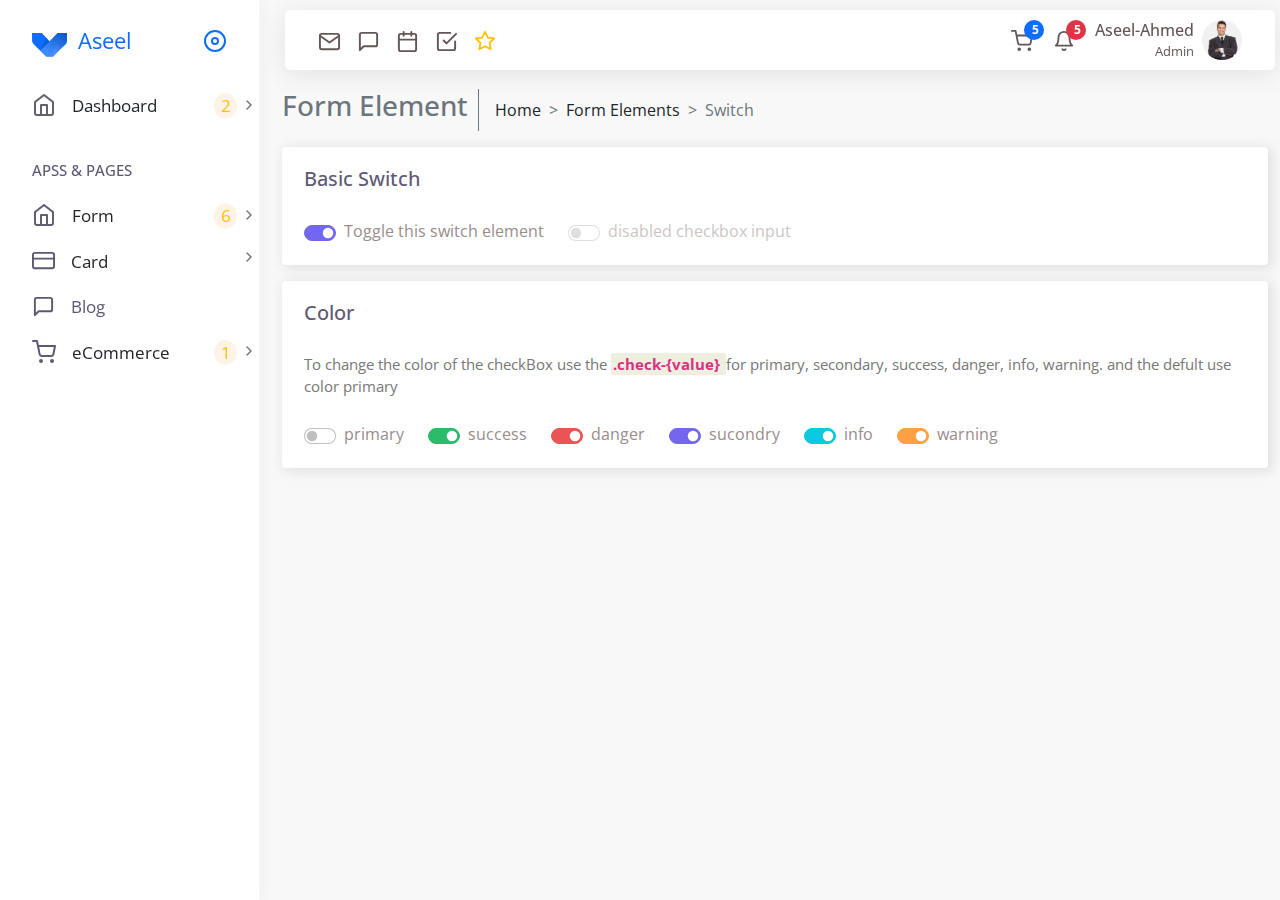
<file: form-switch.html>
<!DOCTYPE html>
<html lang="en">
<head>
<title>Form-switch</title>
<meta charset="utf-8">
<meta name="viewport" content="width=device-width, initialscale=1">
<link href="bootstrap/css/bootstrap.min.css" rel="stylesheet">
<link href="./scss/all.css" rel="stylesheet">
<link href="./scss/all.min.css" rel="stylesheet">
<script src="bootstrap/js/bootstrap.bundle.min.js"></script>
<link href="./scss/min.css" rel="stylesheet">
<link href="./scss/form/form.css" rel="stylesheet">
<link href="bootstrap/style.css" rel="stylesheet">


  <!-- Google Fonts -->
  <link rel="preconnect" href="https://fonts.googleapis.com" />
  <link rel="preconnect" href="https://fonts.gstatic.com" crossorigin />
  <link
    href="https://fonts.googleapis.com/css2?family=Open+Sans:wght@400;700&family=Work+Sans:wght@200;300;400;500;600;700;800&display=swap"
    rel="stylesheet"
  />
  <link href="https://fonts.googleapis.com/css2?family=Open+Sans:wght@300;500&display=swap" rel="stylesheet" />

</head>
<body>
  <div class="">
    <div class="mune-navbar navbar navbar-expand-sm bg-white rounded-3 text-dark sticky-top top-10 container-lg">
        <div class="container-fluid">
            <ul class="navbar-nav toggle d-flex   d-lg-none d-md-block">
                <li class="nav-item">
                    <a href="javascript:void(0);" class="link-item asibar-toogle">
                       <i class="fas fa-bars mune-toogle" style="font-size: 22px; color: #5e5873;"></i>
                    </a>
                </li>
            </ul>
            <ul class="navbar-nav first">
                <li class="nav-item"><a href="" class="nav-link">
                    <svg xmlns="http://www.w3.org/2000/svg" width="23" height="23" viewBox="0 0 24 24" fill="none" stroke="currentColor" stroke-width="2" stroke-linecap="round" stroke-linejoin="round" class="feather feather-mail ficon"><path d="M4 4h16c1.1 0 2 .9 2 2v12c0 1.1-.9 2-2 2H4c-1.1 0-2-.9-2-2V6c0-1.1.9-2 2-2z"></path><polyline points="22,6 12,13 2,6"></polyline></svg>                </a></li>
                <li class="nav-item"><a href="" class="nav-link">
                    <svg xmlns="http://www.w3.org/2000/svg" width="23" height="23" viewBox="0 0 24 24" fill="none" stroke="currentColor" stroke-width="2" stroke-linecap="round" stroke-linejoin="round" class="feather feather-message-square ficon"><path d="M21 15a2 2 0 0 1-2 2H7l-4 4V5a2 2 0 0 1 2-2h14a2 2 0 0 1 2 2z"></path></svg>
                </a></li>
                <li class="nav-item"><a href="" class="nav-link">
                    <svg xmlns="http://www.w3.org/2000/svg" width="23" height="23" viewBox="0 0 24 24" fill="none" stroke="currentColor" stroke-width="2" stroke-linecap="round" stroke-linejoin="round" class="feather feather-calendar ficon"><rect x="3" y="4" width="18" height="18" rx="2" ry="2"></rect><line x1="16" y1="2" x2="16" y2="6"></line><line x1="8" y1="2" x2="8" y2="6"></line><line x1="3" y1="10" x2="21" y2="10"></line></svg>
                </a></li>
                <li class="nav-item"><a href="" class="nav-link">
                    <svg xmlns="http://www.w3.org/2000/svg" width="23" height="23" viewBox="0 0 24 24" fill="none" stroke="currentColor" stroke-width="2" stroke-linecap="round" stroke-linejoin="round" class="feather feather-check-square ficon"><polyline points="9 11 12 14 22 4"></polyline><path d="M21 12v7a2 2 0 0 1-2 2H5a2 2 0 0 1-2-2V5a2 2 0 0 1 2-2h11"></path></svg>
                </a></li>
                <li class="nav-item dropdown"><a href="" class="nav-link" data-bs-toggle="dropdown">
                    <svg xmlns="http://www.w3.org/2000/svg" width="22" height="22" viewBox="0 0 24 24" fill="none" stroke="currentColor" stroke-width="2" stroke-linecap="round" stroke-linejoin="round" class="feather feather-star ficon text-warning"><polygon points="12 2 15.09 8.26 22 9.27 17 14.14 18.18 21.02 12 17.77 5.82 21.02 7 14.14 2 9.27 8.91 8.26 12 2"></polygon></svg>                </a>
               <ul class="dropdown-menu dropdown-menu-start star-menu">
                  
                <li>
                    <div class="dropdown-header">
                        <input type="search" class="form-control" data-search="search" placeholder="Bookmark">
                    </div>
                </li>
                   
                <li><a href="" class="dropdown-item d-flex justify-content-between align-items-center">
                    <div class="d-flex gap-2 align-items-center">
                        <svg xmlns="http://www.w3.org/2000/svg" width="18" height="18" viewBox="0 0 24 24" fill="none" stroke="currentColor" stroke-width="1" stroke-linecap="round" stroke-linejoin="round" class="feather feather-mail me-75 ficon"><path d="M4 4h16c1.1 0 2 .9 2 2v12c0 1.1-.9 2-2 2H4c-1.1 0-2-.9-2-2V6c0-1.1.9-2 2-2z"></path><polyline points="22,6 12,13 2,6"></polyline></svg>
                        <span class="font-small">Email</span>
                    </div>
                    <svg xmlns="http://www.w3.org/2000/svg" width="18" height="18" viewBox="0 0 24 24" fill="none" stroke="currentColor" stroke-width="2" stroke-linecap="round" stroke-linejoin="round" class="feather feather-star ficon text-warning"><polygon points="12 2 15.09 8.26 22 9.27 17 14.14 18.18 21.02 12 17.77 5.82 21.02 7 14.14 2 9.27 8.91 8.26 12 2"></polygon></svg>
                </a></li>
                <li><a href="" class="dropdown-item d-flex justify-content-between align-items-center">
                    <div class="d-flex gap-2 align-items-center">
                        <svg xmlns="http://www.w3.org/2000/svg" width="18" height="18" viewBox="0 0 24 24" fill="none" stroke="currentColor" stroke-width="1" stroke-linecap="round" stroke-linejoin="round" class="feather feather-mail me-75 ficon"><path d="M4 4h16c1.1 0 2 .9 2 2v12c0 1.1-.9 2-2 2H4c-1.1 0-2-.9-2-2V6c0-1.1.9-2 2-2z"></path><polyline points="22,6 12,13 2,6"></polyline></svg>
                        <span class="font-small">Chat</span>
                    </div>
                    <svg xmlns="http://www.w3.org/2000/svg" width="18" height="18" viewBox="0 0 24 24" fill="none" stroke="currentColor" stroke-width="2" stroke-linecap="round" stroke-linejoin="round" class="feather feather-star ficon text-warning"><polygon points="12 2 15.09 8.26 22 9.27 17 14.14 18.18 21.02 12 17.77 5.82 21.02 7 14.14 2 9.27 8.91 8.26 12 2"></polygon></svg>
                </a></li>
                <li><a href="" class="dropdown-item d-flex justify-content-between align-items-center">
                    <div class="d-flex gap-2 align-items-center">
                        <svg xmlns="http://www.w3.org/2000/svg" width="18" height="18" viewBox="0 0 24 24" fill="none" stroke="currentColor" stroke-width="1" stroke-linecap="round" stroke-linejoin="round" class="feather feather-mail me-75 ficon"><path d="M4 4h16c1.1 0 2 .9 2 2v12c0 1.1-.9 2-2 2H4c-1.1 0-2-.9-2-2V6c0-1.1.9-2 2-2z"></path><polyline points="22,6 12,13 2,6"></polyline></svg>
                        <span class="font-small">Calendar</span>
                    </div>
                    <svg xmlns="http://www.w3.org/2000/svg" width="18" height="18" viewBox="0 0 24 24" fill="none" stroke="currentColor" stroke-width="2" stroke-linecap="round" stroke-linejoin="round" class="feather feather-star ficon text-warning"><polygon points="12 2 15.09 8.26 22 9.27 17 14.14 18.18 21.02 12 17.77 5.82 21.02 7 14.14 2 9.27 8.91 8.26 12 2"></polygon></svg>
                </a></li>
                <li><a href="" class="dropdown-item d-flex justify-content-between align-items-center">
                    <div class="d-flex gap-2 align-items-center">
                        <svg xmlns="http://www.w3.org/2000/svg" width="18" height="18" viewBox="0 0 24 24" fill="none" stroke="currentColor" stroke-width="1" stroke-linecap="round" stroke-linejoin="round" class="feather feather-mail me-75 ficon"><path d="M4 4h16c1.1 0 2 .9 2 2v12c0 1.1-.9 2-2 2H4c-1.1 0-2-.9-2-2V6c0-1.1.9-2 2-2z"></path><polyline points="22,6 12,13 2,6"></polyline></svg>
                        <span class="font-small">Todo</span>
                    </div>
                    <svg xmlns="http://www.w3.org/2000/svg" width="18" height="18" viewBox="0 0 24 24" fill="none" stroke="currentColor" stroke-width="2" stroke-linecap="round" stroke-linejoin="round" class="feather feather-star ficon text-warning"><polygon points="12 2 15.09 8.26 22 9.27 17 14.14 18.18 21.02 12 17.77 5.82 21.02 7 14.14 2 9.27 8.91 8.26 12 2"></polygon></svg>
                </a></li>
               </ul>
            </li>
            </ul>
            <ul class="navbar-nav flex-row-reverse align-items-center gap-lg-1 gap-3">
            
                <li class="nav-item">
                    <a href="" class="nav-link gap-2 d-flex flex-row-reverse flex-sm-row-reverse align-items-center justify-content-center">
                    <img src="./assets/team/03.jpg" class="rounded-circle avater-user" width="40px" height="40px" alt="">
                    <div class="user-nav  d-lg-flex flex-column align-items-end  d-none">
                        <span class="user-name">Aseel-Ahmed</span>
                        <span class="user-role">Admin</span>
                    </div>
                </a>
            </li>
                <li class="nav-notification nav-item dropdown dropstart ">
                    <a href="javascript:void()" class="nav-link" data-bs-toggle="dropdown">
                    <svg xmlns="http://www.w3.org/2000/svg" width="22" height="22" viewBox="0 0 24 24" fill="none" stroke="currentColor" stroke-width="2" stroke-linecap="round" stroke-linejoin="round" class="feather feather-bell ficon"><path d="M18 8A6 6 0 0 0 6 8c0 7-3 9-3 9h18s-3-2-3-9"></path><path d="M13.73 21a2 2 0 0 1-3.46 0"></path></svg>
                </a>
                <span class="badge rounded-pill bg-danger badge-up">5</span>
                    <ul class="dropdown-menu notification-menu ">
                        <div class="item-notification">
                        <li>
                            <div  class="dropdown-header d-flex flex-row align-items-cente justify-content-between">
                            <span class="notification-title fw-bold">
                                Notifications
                            </span>
                            <span class="notification-count rounded-3 fw-bold">
                                6 new
                            </span>
                        </div>
                    </li>
                        <li>
                           <a href="javascript:void();" class="dropdown-item d-flex align-items-center gap-3">
                            <div class="">
                                <img src="./assets/team/07.jpg" class="rounded-circle" alt="" width="30px" height="30px">
                            </div>
                            <div class="noifiction-body">
                                <span class="notification-user-title">
                                    Congratulation Sam 🎉
                                </span>
                                <p class="notification-user-text">
                                    Won the monthly best seller badge.
                                </p>
                            </div>
                           </a>
                        </li>
                        <li>
                            <a href="javascript:void();" class="dropdown-item d-flex align-items-center gap-3">
                             <div class="">
                                 <img src="./assets/team/07.jpg" class="rounded-circle" alt="" width="30px" height="30px">
                             </div>
                             <div class="noifiction-body">
                                 <span class="notification-user-title">
                                     Congratulation Sam 🎉
                                 </span>
                                 <p class="notification-user-text">
                                     Won the monthly best seller badge.
                                 </p>
                             </div>
                            </a>
                         </li>
                         <li>
                            <a href="javascript:void();" class="dropdown-item d-flex align-items-center gap-3">
                             <div class="">
                                 <img src="./assets/team/07.jpg" class="rounded-circle" alt="" width="30px" height="30px">
                             </div>
                             <div class="noifiction-body">
                                 <span class="notification-user-title">
                                     Congratulation Sam 🎉
                                 </span>
                                 <p class="notification-user-text">
                                     Won the monthly best seller badge.
                                 </p>
                             </div>
                            </a>
                         </li>
                         <li>
                            <a href="javascript:void();" class="dropdown-item d-flex align-items-center gap-3">
                             <div class="">
                                 <img src="./assets/team/07.jpg" class="rounded-circle" alt="" width="30px" height="30px">
                             </div>
                             <div class="noifiction-body">
                                 <span class="notification-user-title">
                                     Congratulation Sam 🎉
                                 </span>
                                 <p class="notification-user-text">
                                     Won the monthly best seller badge.
                                 </p>
                             </div>
                            </a>
                         </li>
                         <li>
                            <a href="javascript:void();" class="dropdown-item d-flex align-items-center gap-3">
                             <div class="">
                                 <img src="./assets/team/07.jpg" class="rounded-circle" alt="" width="30px" height="30px">
                             </div>
                             <div class="noifiction-body">
                                 <span class="notification-user-title">
                                     Congratulation Sam 🎉
                                 </span>
                                 <p class="notification-user-text">
                                     Won the monthly best seller badge.
                                 </p>
                             </div>
                            </a>
                         </li>
                        </div>
                        <li>
                            <div class="footer-notification">
                            <button class="btn btn-primary w-100 " type="button">Read All Notification</button>
                        </div>
                        </li>
                        
                       
                    </ul>
               </li>
               
               <!-- start cart -->
               <li class="nav-notification nav-item dropdown dropstart ">
                <a href="javascript:void()" class="nav-link" data-bs-toggle="dropdown">
   <svg xmlns="http://www.w3.org/2000/svg" width="22" height="22" viewBox="0 0 24 24" fill="none" stroke="currentColor" stroke-width="2" stroke-linecap="round" stroke-linejoin="round" class="feather feather-shopping-cart ficon"><circle cx="9" cy="21" r="1"></circle><circle cx="20" cy="21" r="1"></circle><path d="M1 1h4l2.68 13.39a2 2 0 0 0 2 1.61h9.72a2 2 0 0 0 2-1.61L23 6H6"></path></svg>
                </a>
            <span class="badge rounded-pill bg-primary badge-up">5</span>
                <ul class="dropdown-menu notification-menu cart-menu ">
                    <div class="item-notification">
                    <li>
                        <div  class="dropdown-header d-flex flex-row align-items-cente justify-content-between">
                        <h5  class="card-title">
                            My Cart
                        </h5 >
                        <span class="notification-count rounded-3 fw-bold pt-1">
                            4 new
                        </span>
                    </div>
                </li>
                    <li>
                      <div class="list-group-input d-flex justify-content-evenly">
                    <img src="./assets/team/03.jpg" class="cart-image"  alt="">
                       <div class="list-item d-flex align-items-center">
                           <div class="media-heading d-flex flex-column">
                            <span class="cart-item-title">Apple watch 5</span>
                            <span class="cart-item-by">By Apple</span>
                           </div>
                           <div class="input-group">
                               <div class="cart-item-group d-flex align-items-center justify-content-center flex-grow-1 ">
                                <span class="input-group-btn bootstrap-touchspin-dn">
                                    <button class="btn btn-primary bootstrap-touchspin-dn " type="button">
                                        <svg xmlns="http://www.w3.org/2000/svg" width="10" height="10" viewBox="0 0 24 24" fill="none" stroke="currentColor" stroke-width="2" stroke-linecap="round" stroke-linejoin="round" class="feather feather-minus"><line x1="5" y1="12" x2="19" y2="12"></line></svg>
                                    </button>
                                </span>
                                   
                            <input class="touchspin-cart form-control" type="number" value="1">
                            <span class="input-group-btn bootstrap-touchspin-up">
                                <button class="btn btn-primary bootstrap-touchspin-up" type="button"><svg xmlns="http://www.w3.org/2000/svg" width="10" height="10" viewBox="0 0 24 24" fill="none" stroke="currentColor" stroke-width="2" stroke-linecap="round" stroke-linejoin="round" class="feather feather-plus"><line x1="12" y1="5" x2="12" y2="19"></line><line x1="5" y1="12" x2="19" y2="12"></line></svg></button>
                            </span>
                               </div>
                           </div>
                           <span class="cart-item-price">$374.90</span>
                           
                       </div>
                      </div>
                    </li>
                    <li>
                        <div class="list-group-input  d-flex justify-content-evenly">
                      <img src="./assets/team/03.jpg" class="cart-image"  alt="">
                         <div class="list-item d-flex align-items-center">
                             <div class="media-heading d-flex flex-column">
                              <span class="cart-item-title">Apple watch 5</span>
                              <span class="cart-item-by">By Apple</span>
                             </div>
                             <div class="input-group">
                                 <div class="cart-item-group d-flex align-items-center justify-content-center flex-grow-1 ">
                                  <span class="input-group-btn bootstrap-touchspin-dn">
                                      <button class="btn btn-primary bootstrap-touchspin-dn " type="button">
                                          <svg xmlns="http://www.w3.org/2000/svg" width="10" height="10" viewBox="0 0 24 24" fill="none" stroke="currentColor" stroke-width="2" stroke-linecap="round" stroke-linejoin="round" class="feather feather-minus"><line x1="5" y1="12" x2="19" y2="12"></line></svg>
                                      </button>
                                  </span>
                                     
                              <input class="touchspin-cart form-control" type="number" value="1">
                              <span class="input-group-btn bootstrap-touchspin-up">
                                  <button class="btn btn-primary bootstrap-touchspin-up" type="button"><svg xmlns="http://www.w3.org/2000/svg" width="10" height="10" viewBox="0 0 24 24" fill="none" stroke="currentColor" stroke-width="2" stroke-linecap="round" stroke-linejoin="round" class="feather feather-plus"><line x1="12" y1="5" x2="12" y2="19"></line><line x1="5" y1="12" x2="19" y2="12"></line></svg></button>
                              </span>
                                 </div>
                             </div>
                             <span class="cart-item-price">$374.90</span>
                             
                         </div>
                        </div>
                      </li>
                      <li>
                        <div class="list-group-input d-flex justify-content-evenly">
                      <img src="./assets/team/03.jpg" class="cart-image"  alt="">
                         <div class="list-item d-flex align-items-center">
                             <div class="media-heading d-flex flex-column">
                              <span class="cart-item-title">Apple watch 5</span>
                              <span class="cart-item-by">By Apple</span>
                             </div>
                             <div class="input-group">
                                 <div class="cart-item-group d-flex align-items-center justify-content-center flex-grow-1 ">
                                  <span class="input-group-btn bootstrap-touchspin-dn">
                                      <button class="btn btn-primary bootstrap-touchspin-dn " type="button">
                                          <svg xmlns="http://www.w3.org/2000/svg" width="10" height="10" viewBox="0 0 24 24" fill="none" stroke="currentColor" stroke-width="2" stroke-linecap="round" stroke-linejoin="round" class="feather feather-minus"><line x1="5" y1="12" x2="19" y2="12"></line></svg>
                                      </button>
                                  </span>
                                     
                              <input class="touchspin-cart form-control" type="number" value="1">
                              <span class="input-group-btn bootstrap-touchspin-up">
                                  <button class="btn btn-primary bootstrap-touchspin-up" type="button"><svg xmlns="http://www.w3.org/2000/svg" width="10" height="10" viewBox="0 0 24 24" fill="none" stroke="currentColor" stroke-width="2" stroke-linecap="round" stroke-linejoin="round" class="feather feather-plus"><line x1="12" y1="5" x2="12" y2="19"></line><line x1="5" y1="12" x2="19" y2="12"></line></svg></button>
                              </span>
                                 </div>
                             </div>
                             <span class="cart-item-price">$374.90</span>
                             
                         </div>
                        </div>
                      </li>
                      <li>
                        <div class="list-group-input d-flex justify-content-evenly">
                      <img src="./assets/team/03.jpg" class="cart-image"  alt="">
                         <div class="list-item d-flex align-items-center">
                             <div class="media-heading d-flex flex-column">
                              <span class="cart-item-title">Apple watch 5</span>
                              <span class="cart-item-by">By Apple</span>
                             </div>
                             <div class="input-group">
                                 <div class="cart-item-group d-flex align-items-center justify-content-center flex-grow-1 ">
                                  <span class="input-group-btn bootstrap-touchspin-dn">
                                      <button class="btn btn-primary bootstrap-touchspin-dn " type="button">
                                          <svg xmlns="http://www.w3.org/2000/svg" width="10" height="10" viewBox="0 0 24 24" fill="none" stroke="currentColor" stroke-width="2" stroke-linecap="round" stroke-linejoin="round" class="feather feather-minus"><line x1="5" y1="12" x2="19" y2="12"></line></svg>
                                      </button>
                                  </span>
                                     
                              <input class="touchspin-cart form-control" type="number" value="1">
                              <span class="input-group-btn bootstrap-touchspin-up">
                                  <button class="btn btn-primary bootstrap-touchspin-up" type="button"><svg xmlns="http://www.w3.org/2000/svg" width="10" height="10" viewBox="0 0 24 24" fill="none" stroke="currentColor" stroke-width="2" stroke-linecap="round" stroke-linejoin="round" class="feather feather-plus"><line x1="12" y1="5" x2="12" y2="19"></line><line x1="5" y1="12" x2="19" y2="12"></line></svg></button>
                              </span>
                                 </div>
                             </div>
                             <span class="cart-item-price">$374.90</span>
                             
                         </div>
                        </div>
                      </li>
                      <li>
                        <div class="list-group-input d-flex justify-content-evenly">
                      <img src="./assets/team/03.jpg" class="cart-image"  alt="">
                         <div class="list-item d-flex align-items-center">
                             <div class="media-heading d-flex flex-column">
                              <span class="cart-item-title">Apple watch 5</span>
                              <span class="cart-item-by">By Apple</span>
                             </div>
                             <div class="input-group">
                                 <div class="cart-item-group d-flex align-items-center justify-content-center flex-grow-1 ">
                                  <span class="input-group-btn bootstrap-touchspin-dn">
                                      <button class="btn btn-primary bootstrap-touchspin-dn " type="button">
                                          <svg xmlns="http://www.w3.org/2000/svg" width="10" height="10" viewBox="0 0 24 24" fill="none" stroke="currentColor" stroke-width="2" stroke-linecap="round" stroke-linejoin="round" class="feather feather-minus"><line x1="5" y1="12" x2="19" y2="12"></line></svg>
                                      </button>
                                  </span>
                                     
                              <input class="touchspin-cart form-control" type="number" value="1">
                              <span class="input-group-btn bootstrap-touchspin-up">
                                  <button class="btn btn-primary bootstrap-touchspin-up" type="button"><svg xmlns="http://www.w3.org/2000/svg" width="10" height="10" viewBox="0 0 24 24" fill="none" stroke="currentColor" stroke-width="2" stroke-linecap="round" stroke-linejoin="round" class="feather feather-plus"><line x1="12" y1="5" x2="12" y2="19"></line><line x1="5" y1="12" x2="19" y2="12"></line></svg></button>
                              </span>
                                 </div>
                             </div>
                             <span class="cart-item-price">$374.90</span>
                             
                         </div>
                        </div>
                      </li>
                      <li>
                        <div class="list-group-input d-flex justify-content-evenly">
                      <img src="./assets/team/03.jpg" class="cart-image"  alt="">
                         <div class="list-item d-flex align-items-center">
                             <div class="media-heading d-flex flex-column">
                              <span class="cart-item-title">Apple watch 5</span>
                              <span class="cart-item-by">By Apple</span>
                             </div>
                             <div class="input-group">
                                 <div class="cart-item-group d-flex align-items-center justify-content-center flex-grow-1 ">
                                  <span class="input-group-btn bootstrap-touchspin-dn">
                                      <button class="btn btn-primary bootstrap-touchspin-dn " type="button">
                                          <svg xmlns="http://www.w3.org/2000/svg" width="10" height="10" viewBox="0 0 24 24" fill="none" stroke="currentColor" stroke-width="2" stroke-linecap="round" stroke-linejoin="round" class="feather feather-minus"><line x1="5" y1="12" x2="19" y2="12"></line></svg>
                                      </button>
                                  </span>
                                     
                              <input class="touchspin-cart form-control" type="number" value="1">
                              <span class="input-group-btn bootstrap-touchspin-up">
                                  <button class="btn btn-primary bootstrap-touchspin-up" type="button"><svg xmlns="http://www.w3.org/2000/svg" width="10" height="10" viewBox="0 0 24 24" fill="none" stroke="currentColor" stroke-width="2" stroke-linecap="round" stroke-linejoin="round" class="feather feather-plus"><line x1="12" y1="5" x2="12" y2="19"></line><line x1="5" y1="12" x2="19" y2="12"></line></svg></button>
                              </span>
                                 </div>
                             </div>
                             <span class="cart-item-price">$374.90</span>
                             
                         </div>
                        </div>
                      </li>
                      <li>
                        <div class="list-group-input d-flex justify-content-evenly">
                      <img src="./assets/team/03.jpg" class="cart-image"  alt="">
                         <div class="list-item d-flex align-items-center">
                             <div class="media-heading d-flex flex-column">
                              <span class="cart-item-title">Apple watch 5</span>
                              <span class="cart-item-by">By Apple</span>
                             </div>
                             <div class="input-group">
                                 <div class="cart-item-group d-flex align-items-center justify-content-center flex-grow-1 ">
                                  <span class="input-group-btn bootstrap-touchspin-dn">
                                      <button class="btn btn-primary bootstrap-touchspin-dn " type="button">
                                          <svg xmlns="http://www.w3.org/2000/svg" width="10" height="10" viewBox="0 0 24 24" fill="none" stroke="currentColor" stroke-width="2" stroke-linecap="round" stroke-linejoin="round" class="feather feather-minus"><line x1="5" y1="12" x2="19" y2="12"></line></svg>
                                      </button>
                                  </span>
                                     
                              <input class="touchspin-cart form-control" type="number" value="1">
                              <span class="input-group-btn bootstrap-touchspin-up">
                                  <button class="btn btn-primary bootstrap-touchspin-up" type="button"><svg xmlns="http://www.w3.org/2000/svg" width="10" height="10" viewBox="0 0 24 24" fill="none" stroke="currentColor" stroke-width="2" stroke-linecap="round" stroke-linejoin="round" class="feather feather-plus"><line x1="12" y1="5" x2="12" y2="19"></line><line x1="5" y1="12" x2="19" y2="12"></line></svg></button>
                              </span>
                                 </div>
                             </div>
                             <span class="cart-item-price">$374.90</span>
                             
                         </div>
                        </div>
                      </li>
                    </div>
                    <li>
                        <div class="footer-notification">
                            <div class="total d-flex justify-content-between">
                                <span class="fw-bold">
                                    Total:
                                </span>
                                <span class="text-primary fw-bold">
                                    $10,999.00
                                </span>
                            </div>
                        <button class="btn btn-primary w-100 " type="button">checkout</button>
                    </div>
                    </li>
                    
                   
                </ul>
           </li>
               <!-- end cart -->
               
                <!-- <li class="nav-item"><a href="" class="nav-link">item 3</a></li> -->
                <!-- <li class="nav-item"><a href="" class="nav-link">item 4</a></li> -->
            </ul>
        </div>
    </div>
    <aside class="bg-white">
        <div class="navbar-header p-3">
            <ul class="nav d-flex flex-row justify-content-between align-items-center">
                <li class="nav-item">
                    <div class="header-logo">
                        <a href="#" class="nav-link ">
                            <svg viewBox="0 0 139 95" version="1.1" xmlns="http://www.w3.org/2000/svg" xmlns:xlink="http://www.w3.org/1999/xlink" height="24">
                                <defs>
                                    <linearGradient id="linearGradient-1" x1="100%" y1="10.5120544%" x2="50%" y2="89.4879456%">
                                        <stop stop-color="#000000" offset="0%"></stop>
                                        <stop stop-color="#FFFFFF" offset="100%"></stop>
                                    </linearGradient>
                                    <linearGradient id="linearGradient-2" x1="64.0437835%" y1="46.3276743%" x2="37.373316%" y2="100%">
                                        <stop stop-color="#EEEEEE" stop-opacity="0" offset="0%"></stop>
                                        <stop stop-color="#FFFFFF" offset="100%"></stop>
                                    </linearGradient>
                                </defs>
                                <g id="Page-1" stroke="none" stroke-width="1" fill="none" fill-rule="evenodd">
                                    <g id="Artboard" transform="translate(-400.000000, -178.000000)">
                                        <g id="Group" transform="translate(400.000000, 178.000000)">
                                            <path class="text-primary" id="Path" d="M-5.68434189e-14,2.84217094e-14 L39.1816085,2.84217094e-14 L69.3453773,32.2519224 L101.428699,2.84217094e-14 L138.784583,2.84217094e-14 L138.784199,29.8015838 C137.958931,37.3510206 135.784352,42.5567762 132.260463,45.4188507 C128.736573,48.2809251 112.33867,64.5239941 83.0667527,94.1480575 L56.2750821,94.1480575 L6.71554594,44.4188507 C2.46876683,39.9813776 0.345377275,35.1089553 0.345377275,29.8015838 C0.345377275,24.4942122 0.230251516,14.560351 -5.68434189e-14,2.84217094e-14 Z" style="fill:currentColor"></path>
                                            <path id="Path1" d="M69.3453773,32.2519224 L101.428699,1.42108547e-14 L138.784583,1.42108547e-14 L138.784199,29.8015838 C137.958931,37.3510206 135.784352,42.5567762 132.260463,45.4188507 C128.736573,48.2809251 112.33867,64.5239941 83.0667527,94.1480575 L56.2750821,94.1480575 L32.8435758,70.5039241 L69.3453773,32.2519224 Z" fill="url(#linearGradient-1)" opacity="0.2"></path>
                                            <polygon id="Path-2" fill="#000000" opacity="0.049999997" points="69.3922914 32.4202615 32.8435758 70.5039241 54.0490008 16.1851325"></polygon>
                                            <polygon id="Path-21" fill="#000000" opacity="0.099999994" points="69.3922914 32.4202615 32.8435758 70.5039241 58.3683556 20.7402338"></polygon>
                                            <polygon id="Path-3" fill="url(#linearGradient-2)" opacity="0.099999994" points="101.428699 0 83.0667527 94.1480575 130.378721 47.0740288"></polygon>
                                        </g>
                                    </g>
                                </g>
                            </svg>
                            <span class="navbar-brand ">Aseel</span>
                        </a>
                    </div>
                </li>
                <li class="nav-item">
                    <a href="" class="nav-link">
                        <svg xmlns="http://www.w3.org/2000/svg" width="24" height="24" viewBox="0 0 24 24" fill="none" stroke="currentColor" stroke-width="2" stroke-linecap="round" stroke-linejoin="round" class="feather feather-disc d-none d-xl-block collapse-toggle-icon primary font-medium-4"><circle cx="12" cy="12" r="10"></circle><circle cx="12" cy="12" r="3"></circle></svg> 
                        <svg xmlns="http://www.w3.org/2000/svg" width="24" height="24" viewBox="0 0 24 24" fill="none" stroke="currentColor" stroke-width="2" stroke-linecap="round" stroke-linejoin="round" class="feather feather-x d-block d-xl-none text-primary toggle-icon font-medium-4"><line x1="18" y1="6" x2="6" y2="18"></line><line x1="6" y1="6" x2="18" y2="18"></line></svg>
                     </a>
                </li>

            </ul>
           <div class="main-menu">
            <ul class="nav navigation-main  d-flex flex-xl-column">
                
                <li class="nav-item sub-item">
                    <a class="nav-link d-flex gap-3 has-sub" id="dashboard">
                        <svg xmlns="http://www.w3.org/2000/svg" width="24" height="24" viewBox="0 0 24 24" fill="none" stroke="currentColor" stroke-width="2" stroke-linecap="round" stroke-linejoin="round" class="feather feather-home " style="color: #625f6e;"><path d="M3 9l9-7 9 7v11a2 2 0 0 1-2 2H5a2 2 0 0 1-2-2z"></path><polyline points="9 22 9 12 15 12 15 22"></polyline></svg>
                        <span class="menu-title  text-dark ">Dashboard</span>
                        <span class="menu-count position-absolute text-warning rounded-circle text-center">2</span>
                    </a>
                    <ul class="menu-content" aria-menue="dashboard" >
                        <li>
                            <a class="nav-link d-flex align-items-center gap-4" href="./Blog-list.html">
                                <svg xmlns="http://www.w3.org/2000/svg" width="14" height="14" viewBox="0 0 24 24" fill="none" stroke="currentColor" stroke-width="2" stroke-linecap="round" stroke-linejoin="round" class="feather feather-circle"><circle cx="12" cy="12" r="10"></circle></svg>
                                <span class="menu-item text-truncate" >Dashboard 1</span>
                            </a>
                        </li>
                        <li>
                            <a class="nav-link d-flex align-items-center gap-4" href="./Blog-list.html">
                                <svg xmlns="http://www.w3.org/2000/svg" width="14" height="14" viewBox="0 0 24 24" fill="none" stroke="currentColor" stroke-width="2" stroke-linecap="round" stroke-linejoin="round" class="feather feather-circle"><circle cx="12" cy="12" r="10"></circle></svg>
                                <span class="menu-item text-truncate">Dashboard 2</span>
                            </a>
                        </li>
                        
                    </ul>
                </li>
                <li class="nav-item header-item">
                       <a class="nav-link  d-flex">
                        <span class="menu-title">Apss & Pages</span>
                       </a>
                </li>
                <li class="nav-item sub-item">
                    <a class="nav-link d-flex gap-3 has-sub" id="form-element">
                        <svg xmlns="http://www.w3.org/2000/svg" width="24" height="24" viewBox="0 0 24 24" fill="none" stroke="currentColor" stroke-width="2" stroke-linecap="round" stroke-linejoin="round" class="feather feather-home " style="color: #625f6e;"><path d="M3 9l9-7 9 7v11a2 2 0 0 1-2 2H5a2 2 0 0 1-2-2z"></path><polyline points="9 22 9 12 15 12 15 22"></polyline></svg>
                        <span class="menu-title  text-dark ">Form</span>
                        <span class="menu-count position-absolute text-warning rounded-circle text-center">6</span>
                    </a>
                    <ul class="menu-content" aria-menue="form-element" >
                        <li>
                            <a class="nav-link d-flex align-items-center gap-4" href="./form-Element.html">
                                <svg xmlns="http://www.w3.org/2000/svg" width="14" height="14" viewBox="0 0 24 24" fill="none" stroke="currentColor" stroke-width="2" stroke-linecap="round" stroke-linejoin="round" class="feather feather-circle"><circle cx="12" cy="12" r="10"></circle></svg>
                                <span class="menu-item text-truncate">Input</span>
                            </a>
                        </li>
                        <li>
                            <a class="nav-link d-flex align-items-center gap-4" href="./input-group.html">
                                <svg xmlns="http://www.w3.org/2000/svg" width="14" height="14" viewBox="0 0 24 24" fill="none" stroke="currentColor" stroke-width="2" stroke-linecap="round" stroke-linejoin="round" class="feather feather-circle"><circle cx="12" cy="12" r="10"></circle></svg>
                                <span class="menu-item text-truncate">Input Group</span>
                            </a>
                        </li>
                        <li>
                            <a class="nav-link d-flex align-items-center gap-4" href="./form-checkbox.html">
                                <svg xmlns="http://www.w3.org/2000/svg" width="14" height="14" viewBox="0 0 24 24" fill="none" stroke="currentColor" stroke-width="2" stroke-linecap="round" stroke-linejoin="round" class="feather feather-circle"><circle cx="12" cy="12" r="10"></circle></svg>
                                <span class="menu-item text-truncate">Checkbox</span>
                            </a>
                        </li>
                        <li>
                            <a class="nav-link d-flex align-items-center gap-4" href="./form-radio.html">
                                <svg xmlns="http://www.w3.org/2000/svg" width="14" height="14" viewBox="0 0 24 24" fill="none" stroke="currentColor" stroke-width="2" stroke-linecap="round" stroke-linejoin="round" class="feather feather-circle"><circle cx="12" cy="12" r="10"></circle></svg>
                                <span class="menu-item text-truncate">radio</span>
                            </a>
                        </li>
                        <li>
                            <a class="nav-link d-flex align-items-center gap-4" href="./form-switch.html">
                                <svg xmlns="http://www.w3.org/2000/svg" width="14" height="14" viewBox="0 0 24 24" fill="none" stroke="currentColor" stroke-width="2" stroke-linecap="round" stroke-linejoin="round" class="feather feather-circle"><circle cx="12" cy="12" r="10"></circle></svg>
                                <span class="menu-item text-truncate"> Switch</span>
                            </a>
                        </li>
                        <li>
                            <a class="nav-link d-flex align-items-center gap-4" href="./form-teaxt-area.html">
                                <svg xmlns="http://www.w3.org/2000/svg" width="14" height="14" viewBox="0 0 24 24" fill="none" stroke="currentColor" stroke-width="2" stroke-linecap="round" stroke-linejoin="round" class="feather feather-circle"><circle cx="12" cy="12" r="10"></circle></svg>
                                <span class="menu-item text-truncate">Teaxt Area</span>
                            </a>
                        </li>
                        
                    </ul>
                </li>
                <li class="nav-item sub-item">
                    <a class="nav-link d-flex gap-3 has-sub" id="card">
                        <svg xmlns="http://www.w3.org/2000/svg" width="23" height="23" viewBox="0 0 24 24" fill="none" stroke="currentColor" stroke-width="2" stroke-linecap="round" stroke-linejoin="round" class="feather feather-credit-card"><rect x="1" y="4" width="22" height="16" rx="2" ry="2"></rect><line x1="1" y1="10" x2="23" y2="10"></line></svg>                        <span class="menu-title  text-dark ">Card</span>
                        <span class="menu-count position-absolute text-warning rounded-circle text-center"></span>
                    </a>
                    <ul class="menu-content" aria-menue="card" >
                        <li>
                            <a class="nav-link d-flex align-items-center gap-4" href="./card.html">
                                <svg xmlns="http://www.w3.org/2000/svg" width="14" height="14" viewBox="0 0 24 24" fill="none" stroke="currentColor" stroke-width="2" stroke-linecap="round" stroke-linejoin="round" class="feather feather-circle"><circle cx="12" cy="12" r="10"></circle></svg>                             <span class="menu-item text-truncate">Basic</span>
                            </a>
                        </li>
                      
                        
                    </ul>
                </li>
                <li class="nav-item">
                    <a class="nav-link d-flex gap-3 align-items-center" href="./Blog-list.html">
                        <svg xmlns="http://www.w3.org/2000/svg" width="23" height="23" viewBox="0 0 24 24" fill="none" stroke="currentColor" stroke-width="2" stroke-linecap="round" stroke-linejoin="round" class="feather feather-message-square"><path d="M21 15a2 2 0 0 1-2 2H7l-4 4V5a2 2 0 0 1 2-2h14a2 2 0 0 1 2 2z"></path></svg>        
                        <span class="menu-title">Blog</span>
                    </a>
                </li>
                <li class="nav-item sub-item">
                    <a class="nav-link d-flex gap-3 has-sub" id="ecommerce">
                        <svg xmlns="http://www.w3.org/2000/svg" width="24" height="24" viewBox="0 0 24 24" fill="none" stroke="currentColor" stroke-width="2" stroke-linecap="round" stroke-linejoin="round" class="feather feather-shopping-cart"><circle cx="9" cy="21" r="1"></circle><circle cx="20" cy="21" r="1"></circle><path d="M1 1h4l2.68 13.39a2 2 0 0 0 2 1.61h9.72a2 2 0 0 0 2-1.61L23 6H6"></path></svg>                        <span class="menu-title  text-dark ">eCommerce</span>
                        <span class="menu-count position-absolute text-warning rounded-circle text-center">1</span>
                    </a>
                    <ul class="menu-content" aria-menue="ecommerce" >
                        <li>
                            <a class="nav-link d-flex align-items-center gap-4" href="./shop.html">
                                <svg xmlns="http://www.w3.org/2000/svg" width="14" height="14" viewBox="0 0 24 24" fill="none" stroke="currentColor" stroke-width="2" stroke-linecap="round" stroke-linejoin="round" class="feather feather-circle"><circle cx="12" cy="12" r="10"></circle></svg>
                                <span class="menu-item text-truncate" >shop</span>
                            </a>
                        </li>
                      
                        
                    </ul>
                </li>
                
            </ul>
           </div>
        </div>
    </aside>
    <div class="content-page">
      <div class="container-fluid">
       <div class="content-header  col-12">
        <div class="breadcrumb-list d-flex align-items-center">
            <nav class="breadcrumb-main" aria-label="breadcrumb" style="--bs-breadcrumb-divider:'|';">
                <ol class="breadcrumb d-flex gap-1">
                    <li class="breadcrumb-item active" aria-current="page"><h3>Form Element</h3></li>
                </ol>
            </nav>
            <nav class=" d-none d-sm-block" aria-label="breadcrumb" style="--bs-breadcrumb-divider:'>';">
                <ol class="breadcrumb">
                    <li class="breadcrumb-item " >Home</li>
                    <li class="breadcrumb-item " >Form Elements</li>
                    <li class="breadcrumb-item active" aria-current="page">Switch</li>
                </ol>
            </nav>
           </div>
       </div>
       <div class="content-body col-12">
            <div class="row">
                <div class="col-12">
                     <div class="form">
                        <div class="card">
                            <h5 class="card-title">
                                Basic Switch
                            </h5>
                            <div class="card-body">
                              
                              <div class="form d-flex gap-4 flex-wrap align-items-center">
                                <div class="form-check form-switch gap-2 d-flex align-items-center ">
                                    <input class="form-check-input check-primary" type="checkbox" role="switch" id="flexSwitchCheckDefault" checked>
                                    <label class="form-check-label" for="flexSwitchCheckDefault">Toggle this switch element</label>
                                  </div>
                                  <div class="form-check form-switch gap-2 d-flex align-items-center">
                                    <input class="form-check-input" type="checkbox" role="switch" disabled id="flexSwitchCheckChecked">
                                    <label class="form-check-label" for="flexSwitchCheckChecked">disabled checkbox input</label>
                                  </div>
                                 
                              </div>


                            </div>
                    </div>
                     </div>
                </div>

                <div class="col-12 mt-3">
                    <div class="form">
                       <div class="card">
                           <h5 class="card-title">
                            Color
                           </h5>
                           <div class="card-body">
                             <div class="card-text font-small">
                                To change the color of the checkBox use the <strong class="class-expl"> .check-{value} </strong> for primary, secondary, success, danger, info, warning.
                                and the defult use color primary

                             </div>
                           

                             <div class="form d-flex gap-4 flex-wrap align-items-center mt-4">
                                
                                  
                                <div class="form-check form-switch gap-2 d-flex align-items-center ">
                                    
                                    <input class="form-check-input check-primary" type="checkbox" role="switch" id="flexSwitchCheckDefault">
                                    <label class="form-check-label" for="flexSwitchCheckDefault">primary</label>
                                  </div>
                                  <div class="form-check form-switch gap-2 d-flex align-items-center">
                                    <input class="form-check-input check-success" type="checkbox" role="switch" id="flexSwitchCheckChecked" checked>
                                    <label class="form-check-label" for="flexSwitchCheckChecked">success</label>
                                  </div>
                                  <div class="form-check form-switch gap-2 d-flex align-items-center">
                                    <input class="form-check-input check-danger" type="checkbox" role="switch" id="flexSwitchCheckChecked" checked>
                                    <label class="form-check-label" for="flexSwitchCheckChecked">danger</label>
                                  </div>
                                  <div class="form-check form-switch gap-2 d-flex align-items-center">
                                    <input class="form-check-input check-sucondry" type="checkbox" role="switch" id="flexSwitchCheckChecked" checked>
                                    <label class="form-check-label" for="flexSwitchCheckChecked">sucondry</label>
                                  </div>
                                  <div class="form-check form-switch gap-2 d-flex align-items-center">
                                    <input class="form-check-input check-info" type="checkbox" role="switch" id="flexSwitchCheckChecked" checked>
                                    <label class="form-check-label" for="flexSwitchCheckChecked">info</label>
                                  </div>
                                  <div class="form-check form-switch gap-2 d-flex align-items-center">
                                    <input class="form-check-input check-warning" type="checkbox" role="switch" id="flexSwitchCheckChecked" checked>
                                    <label class="form-check-label" for="flexSwitchCheckChecked">warning</label>
                                  </div>
                                 
                              </div>

                             
                           </div>
                   </div>
                    </div>
               </div>

            

              
        </div>
    </div>
       </div>
      
      </div>
    </div>
</div>


    <!-- Script -->
    <script src="./js/jquery-1.9.1.js"></script>
    <script src="./js/jquery-1.9.1.min.js"></script>
    <script src="./js/app.js"></script>
    <!-- Latest compiled and minified JavaScript -->


</div> 
</body> 
</html>
</file>
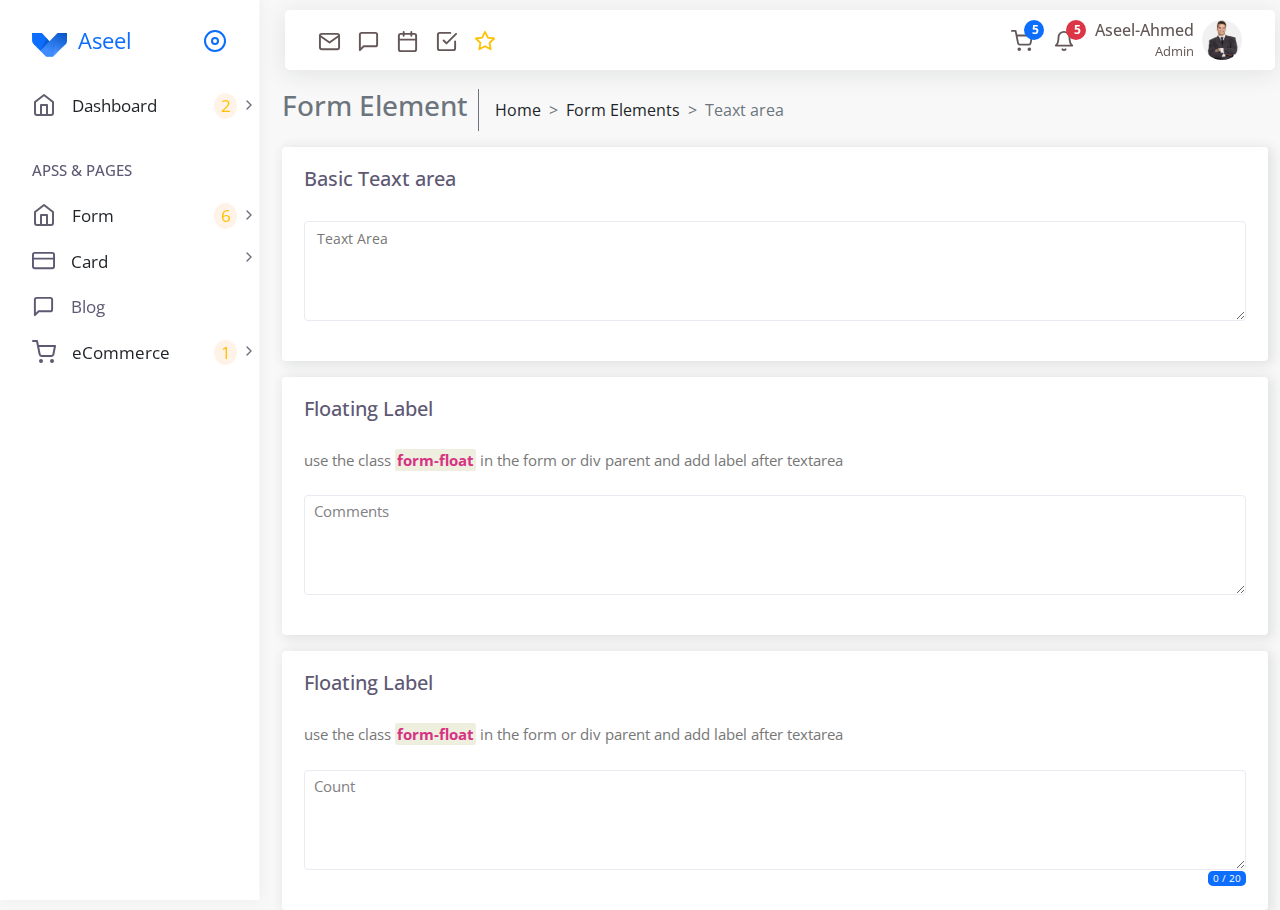
<file: form-teaxt-area.html>
<!DOCTYPE html>
<html lang="en">
<head>
<title>Form-Element</title>
<meta charset="utf-8">
<meta name="viewport" content="width=device-width, initialscale=1">
<link href="bootstrap/css/bootstrap.min.css" rel="stylesheet">
<link href="./scss/all.css" rel="stylesheet">
<link href="./scss/all.min.css" rel="stylesheet">
<script src="bootstrap/js/bootstrap.bundle.min.js"></script>
<link href="./scss/min.css" rel="stylesheet">
<link href="./scss/form/form.css" rel="stylesheet">
<link href="bootstrap/style.css" rel="stylesheet">

  <!-- Google Fonts -->
  <link rel="preconnect" href="https://fonts.googleapis.com" />
  <link rel="preconnect" href="https://fonts.gstatic.com" crossorigin />
  <link
    href="https://fonts.googleapis.com/css2?family=Open+Sans:wght@400;700&family=Work+Sans:wght@200;300;400;500;600;700;800&display=swap"
    rel="stylesheet"
  />
</head>
<body>
  <div class="">
    <div class="mune-navbar navbar navbar-expand-sm bg-white rounded-3 text-dark sticky-top top-10 container-lg">
        <div class="container-fluid">
            <ul class="navbar-nav toggle d-flex   d-lg-none d-md-block">
                <li class="nav-item">
                    <a href="javascript:void(0);" class="link-item asibar-toogle">
                       <i class="fas fa-bars mune-toogle" style="font-size: 22px; color: #5e5873;"></i>
                    </a>
                </li>
            </ul>
            <ul class="navbar-nav first">
                <li class="nav-item"><a href="" class="nav-link">
                    <svg xmlns="http://www.w3.org/2000/svg" width="23" height="23" viewBox="0 0 24 24" fill="none" stroke="currentColor" stroke-width="2" stroke-linecap="round" stroke-linejoin="round" class="feather feather-mail ficon"><path d="M4 4h16c1.1 0 2 .9 2 2v12c0 1.1-.9 2-2 2H4c-1.1 0-2-.9-2-2V6c0-1.1.9-2 2-2z"></path><polyline points="22,6 12,13 2,6"></polyline></svg>                </a></li>
                <li class="nav-item"><a href="" class="nav-link">
                    <svg xmlns="http://www.w3.org/2000/svg" width="23" height="23" viewBox="0 0 24 24" fill="none" stroke="currentColor" stroke-width="2" stroke-linecap="round" stroke-linejoin="round" class="feather feather-message-square ficon"><path d="M21 15a2 2 0 0 1-2 2H7l-4 4V5a2 2 0 0 1 2-2h14a2 2 0 0 1 2 2z"></path></svg>
                </a></li>
                <li class="nav-item"><a href="" class="nav-link">
                    <svg xmlns="http://www.w3.org/2000/svg" width="23" height="23" viewBox="0 0 24 24" fill="none" stroke="currentColor" stroke-width="2" stroke-linecap="round" stroke-linejoin="round" class="feather feather-calendar ficon"><rect x="3" y="4" width="18" height="18" rx="2" ry="2"></rect><line x1="16" y1="2" x2="16" y2="6"></line><line x1="8" y1="2" x2="8" y2="6"></line><line x1="3" y1="10" x2="21" y2="10"></line></svg>
                </a></li>
                <li class="nav-item"><a href="" class="nav-link">
                    <svg xmlns="http://www.w3.org/2000/svg" width="23" height="23" viewBox="0 0 24 24" fill="none" stroke="currentColor" stroke-width="2" stroke-linecap="round" stroke-linejoin="round" class="feather feather-check-square ficon"><polyline points="9 11 12 14 22 4"></polyline><path d="M21 12v7a2 2 0 0 1-2 2H5a2 2 0 0 1-2-2V5a2 2 0 0 1 2-2h11"></path></svg>
                </a></li>
                <li class="nav-item dropdown"><a href="" class="nav-link" data-bs-toggle="dropdown">
                    <svg xmlns="http://www.w3.org/2000/svg" width="22" height="22" viewBox="0 0 24 24" fill="none" stroke="currentColor" stroke-width="2" stroke-linecap="round" stroke-linejoin="round" class="feather feather-star ficon text-warning"><polygon points="12 2 15.09 8.26 22 9.27 17 14.14 18.18 21.02 12 17.77 5.82 21.02 7 14.14 2 9.27 8.91 8.26 12 2"></polygon></svg>                </a>
               <ul class="dropdown-menu dropdown-menu-start star-menu">
                  
                <li>
                    <div class="dropdown-header">
                        <input type="search" class="form-control" data-search="search" placeholder="Bookmark">
                    </div>
                </li>
                   
                <li><a href="" class="dropdown-item d-flex justify-content-between align-items-center">
                    <div class="d-flex gap-2 align-items-center">
                        <svg xmlns="http://www.w3.org/2000/svg" width="18" height="18" viewBox="0 0 24 24" fill="none" stroke="currentColor" stroke-width="1" stroke-linecap="round" stroke-linejoin="round" class="feather feather-mail me-75 ficon"><path d="M4 4h16c1.1 0 2 .9 2 2v12c0 1.1-.9 2-2 2H4c-1.1 0-2-.9-2-2V6c0-1.1.9-2 2-2z"></path><polyline points="22,6 12,13 2,6"></polyline></svg>
                        <span class="font-small">Email</span>
                    </div>
                    <svg xmlns="http://www.w3.org/2000/svg" width="18" height="18" viewBox="0 0 24 24" fill="none" stroke="currentColor" stroke-width="2" stroke-linecap="round" stroke-linejoin="round" class="feather feather-star ficon text-warning"><polygon points="12 2 15.09 8.26 22 9.27 17 14.14 18.18 21.02 12 17.77 5.82 21.02 7 14.14 2 9.27 8.91 8.26 12 2"></polygon></svg>
                </a></li>
                <li><a href="" class="dropdown-item d-flex justify-content-between align-items-center">
                    <div class="d-flex gap-2 align-items-center">
                        <svg xmlns="http://www.w3.org/2000/svg" width="18" height="18" viewBox="0 0 24 24" fill="none" stroke="currentColor" stroke-width="1" stroke-linecap="round" stroke-linejoin="round" class="feather feather-mail me-75 ficon"><path d="M4 4h16c1.1 0 2 .9 2 2v12c0 1.1-.9 2-2 2H4c-1.1 0-2-.9-2-2V6c0-1.1.9-2 2-2z"></path><polyline points="22,6 12,13 2,6"></polyline></svg>
                        <span class="font-small">Chat</span>
                    </div>
                    <svg xmlns="http://www.w3.org/2000/svg" width="18" height="18" viewBox="0 0 24 24" fill="none" stroke="currentColor" stroke-width="2" stroke-linecap="round" stroke-linejoin="round" class="feather feather-star ficon text-warning"><polygon points="12 2 15.09 8.26 22 9.27 17 14.14 18.18 21.02 12 17.77 5.82 21.02 7 14.14 2 9.27 8.91 8.26 12 2"></polygon></svg>
                </a></li>
                <li><a href="" class="dropdown-item d-flex justify-content-between align-items-center">
                    <div class="d-flex gap-2 align-items-center">
                        <svg xmlns="http://www.w3.org/2000/svg" width="18" height="18" viewBox="0 0 24 24" fill="none" stroke="currentColor" stroke-width="1" stroke-linecap="round" stroke-linejoin="round" class="feather feather-mail me-75 ficon"><path d="M4 4h16c1.1 0 2 .9 2 2v12c0 1.1-.9 2-2 2H4c-1.1 0-2-.9-2-2V6c0-1.1.9-2 2-2z"></path><polyline points="22,6 12,13 2,6"></polyline></svg>
                        <span class="font-small">Calendar</span>
                    </div>
                    <svg xmlns="http://www.w3.org/2000/svg" width="18" height="18" viewBox="0 0 24 24" fill="none" stroke="currentColor" stroke-width="2" stroke-linecap="round" stroke-linejoin="round" class="feather feather-star ficon text-warning"><polygon points="12 2 15.09 8.26 22 9.27 17 14.14 18.18 21.02 12 17.77 5.82 21.02 7 14.14 2 9.27 8.91 8.26 12 2"></polygon></svg>
                </a></li>
                <li><a href="" class="dropdown-item d-flex justify-content-between align-items-center">
                    <div class="d-flex gap-2 align-items-center">
                        <svg xmlns="http://www.w3.org/2000/svg" width="18" height="18" viewBox="0 0 24 24" fill="none" stroke="currentColor" stroke-width="1" stroke-linecap="round" stroke-linejoin="round" class="feather feather-mail me-75 ficon"><path d="M4 4h16c1.1 0 2 .9 2 2v12c0 1.1-.9 2-2 2H4c-1.1 0-2-.9-2-2V6c0-1.1.9-2 2-2z"></path><polyline points="22,6 12,13 2,6"></polyline></svg>
                        <span class="font-small">Todo</span>
                    </div>
                    <svg xmlns="http://www.w3.org/2000/svg" width="18" height="18" viewBox="0 0 24 24" fill="none" stroke="currentColor" stroke-width="2" stroke-linecap="round" stroke-linejoin="round" class="feather feather-star ficon text-warning"><polygon points="12 2 15.09 8.26 22 9.27 17 14.14 18.18 21.02 12 17.77 5.82 21.02 7 14.14 2 9.27 8.91 8.26 12 2"></polygon></svg>
                </a></li>
               </ul>
            </li>
            </ul>
            <ul class="navbar-nav flex-row-reverse align-items-center gap-lg-1 gap-3">
            
                <li class="nav-item">
                    <a href="" class="nav-link gap-2 d-flex flex-row-reverse flex-sm-row-reverse align-items-center justify-content-center">
                    <img src="./assets/team/03.jpg" class="rounded-circle avater-user" width="40px" height="40px" alt="">
                    <div class="user-nav  d-lg-flex flex-column align-items-end  d-none">
                        <span class="user-name">Aseel-Ahmed</span>
                        <span class="user-role">Admin</span>
                    </div>
                </a>
            </li>
                <li class="nav-notification nav-item dropdown dropstart ">
                    <a href="javascript:void()" class="nav-link" data-bs-toggle="dropdown">
                    <svg xmlns="http://www.w3.org/2000/svg" width="22" height="22" viewBox="0 0 24 24" fill="none" stroke="currentColor" stroke-width="2" stroke-linecap="round" stroke-linejoin="round" class="feather feather-bell ficon"><path d="M18 8A6 6 0 0 0 6 8c0 7-3 9-3 9h18s-3-2-3-9"></path><path d="M13.73 21a2 2 0 0 1-3.46 0"></path></svg>
                </a>
                <span class="badge rounded-pill bg-danger badge-up">5</span>
                    <ul class="dropdown-menu notification-menu ">
                        <div class="item-notification">
                        <li>
                            <div  class="dropdown-header d-flex flex-row align-items-cente justify-content-between">
                            <span class="notification-title fw-bold">
                                Notifications
                            </span>
                            <span class="notification-count rounded-3 fw-bold">
                                6 new
                            </span>
                        </div>
                    </li>
                        <li>
                           <a href="javascript:void();" class="dropdown-item d-flex align-items-center gap-3">
                            <div class="">
                                <img src="./assets/team/07.jpg" class="rounded-circle" alt="" width="30px" height="30px">
                            </div>
                            <div class="noifiction-body">
                                <span class="notification-user-title">
                                    Congratulation Sam 🎉
                                </span>
                                <p class="notification-user-text">
                                    Won the monthly best seller badge.
                                </p>
                            </div>
                           </a>
                        </li>
                        <li>
                            <a href="javascript:void();" class="dropdown-item d-flex align-items-center gap-3">
                             <div class="">
                                 <img src="./assets/team/07.jpg" class="rounded-circle" alt="" width="30px" height="30px">
                             </div>
                             <div class="noifiction-body">
                                 <span class="notification-user-title">
                                     Congratulation Sam 🎉
                                 </span>
                                 <p class="notification-user-text">
                                     Won the monthly best seller badge.
                                 </p>
                             </div>
                            </a>
                         </li>
                         <li>
                            <a href="javascript:void();" class="dropdown-item d-flex align-items-center gap-3">
                             <div class="">
                                 <img src="./assets/team/07.jpg" class="rounded-circle" alt="" width="30px" height="30px">
                             </div>
                             <div class="noifiction-body">
                                 <span class="notification-user-title">
                                     Congratulation Sam 🎉
                                 </span>
                                 <p class="notification-user-text">
                                     Won the monthly best seller badge.
                                 </p>
                             </div>
                            </a>
                         </li>
                         <li>
                            <a href="javascript:void();" class="dropdown-item d-flex align-items-center gap-3">
                             <div class="">
                                 <img src="./assets/team/07.jpg" class="rounded-circle" alt="" width="30px" height="30px">
                             </div>
                             <div class="noifiction-body">
                                 <span class="notification-user-title">
                                     Congratulation Sam 🎉
                                 </span>
                                 <p class="notification-user-text">
                                     Won the monthly best seller badge.
                                 </p>
                             </div>
                            </a>
                         </li>
                         <li>
                            <a href="javascript:void();" class="dropdown-item d-flex align-items-center gap-3">
                             <div class="">
                                 <img src="./assets/team/07.jpg" class="rounded-circle" alt="" width="30px" height="30px">
                             </div>
                             <div class="noifiction-body">
                                 <span class="notification-user-title">
                                     Congratulation Sam 🎉
                                 </span>
                                 <p class="notification-user-text">
                                     Won the monthly best seller badge.
                                 </p>
                             </div>
                            </a>
                         </li>
                        </div>
                        <li>
                            <div class="footer-notification">
                            <button class="btn btn-primary w-100 " type="button">Read All Notification</button>
                        </div>
                        </li>
                        
                       
                    </ul>
               </li>
               
               <!-- start cart -->
               <li class="nav-notification nav-item dropdown dropstart ">
                <a href="javascript:void()" class="nav-link" data-bs-toggle="dropdown">
   <svg xmlns="http://www.w3.org/2000/svg" width="22" height="22" viewBox="0 0 24 24" fill="none" stroke="currentColor" stroke-width="2" stroke-linecap="round" stroke-linejoin="round" class="feather feather-shopping-cart ficon"><circle cx="9" cy="21" r="1"></circle><circle cx="20" cy="21" r="1"></circle><path d="M1 1h4l2.68 13.39a2 2 0 0 0 2 1.61h9.72a2 2 0 0 0 2-1.61L23 6H6"></path></svg>
                </a>
            <span class="badge rounded-pill bg-primary badge-up">5</span>
                <ul class="dropdown-menu notification-menu cart-menu ">
                    <div class="item-notification">
                    <li>
                        <div  class="dropdown-header d-flex flex-row align-items-cente justify-content-between">
                        <h5  class="card-title">
                            My Cart
                        </h5 >
                        <span class="notification-count rounded-3 fw-bold pt-1">
                            4 new
                        </span>
                    </div>
                </li>
                    <li>
                      <div class="list-group-input d-flex justify-content-evenly">
                    <img src="./assets/team/03.jpg" class="cart-image"  alt="">
                       <div class="list-item d-flex align-items-center">
                           <div class="media-heading d-flex flex-column">
                            <span class="cart-item-title">Apple watch 5</span>
                            <span class="cart-item-by">By Apple</span>
                           </div>
                           <div class="input-group">
                               <div class="cart-item-group d-flex align-items-center justify-content-center flex-grow-1 ">
                                <span class="input-group-btn bootstrap-touchspin-dn">
                                    <button class="btn btn-primary bootstrap-touchspin-dn " type="button">
                                        <svg xmlns="http://www.w3.org/2000/svg" width="10" height="10" viewBox="0 0 24 24" fill="none" stroke="currentColor" stroke-width="2" stroke-linecap="round" stroke-linejoin="round" class="feather feather-minus"><line x1="5" y1="12" x2="19" y2="12"></line></svg>
                                    </button>
                                </span>
                                   
                            <input class="touchspin-cart form-control" type="number" value="1">
                            <span class="input-group-btn bootstrap-touchspin-up">
                                <button class="btn btn-primary bootstrap-touchspin-up" type="button"><svg xmlns="http://www.w3.org/2000/svg" width="10" height="10" viewBox="0 0 24 24" fill="none" stroke="currentColor" stroke-width="2" stroke-linecap="round" stroke-linejoin="round" class="feather feather-plus"><line x1="12" y1="5" x2="12" y2="19"></line><line x1="5" y1="12" x2="19" y2="12"></line></svg></button>
                            </span>
                               </div>
                           </div>
                           <span class="cart-item-price">$374.90</span>
                           
                       </div>
                      </div>
                    </li>
                    <li>
                        <div class="list-group-input  d-flex justify-content-evenly">
                      <img src="./assets/team/03.jpg" class="cart-image"  alt="">
                         <div class="list-item d-flex align-items-center">
                             <div class="media-heading d-flex flex-column">
                              <span class="cart-item-title">Apple watch 5</span>
                              <span class="cart-item-by">By Apple</span>
                             </div>
                             <div class="input-group">
                                 <div class="cart-item-group d-flex align-items-center justify-content-center flex-grow-1 ">
                                  <span class="input-group-btn bootstrap-touchspin-dn">
                                      <button class="btn btn-primary bootstrap-touchspin-dn " type="button">
                                          <svg xmlns="http://www.w3.org/2000/svg" width="10" height="10" viewBox="0 0 24 24" fill="none" stroke="currentColor" stroke-width="2" stroke-linecap="round" stroke-linejoin="round" class="feather feather-minus"><line x1="5" y1="12" x2="19" y2="12"></line></svg>
                                      </button>
                                  </span>
                                     
                              <input class="touchspin-cart form-control" type="number" value="1">
                              <span class="input-group-btn bootstrap-touchspin-up">
                                  <button class="btn btn-primary bootstrap-touchspin-up" type="button"><svg xmlns="http://www.w3.org/2000/svg" width="10" height="10" viewBox="0 0 24 24" fill="none" stroke="currentColor" stroke-width="2" stroke-linecap="round" stroke-linejoin="round" class="feather feather-plus"><line x1="12" y1="5" x2="12" y2="19"></line><line x1="5" y1="12" x2="19" y2="12"></line></svg></button>
                              </span>
                                 </div>
                             </div>
                             <span class="cart-item-price">$374.90</span>
                             
                         </div>
                        </div>
                      </li>
                      <li>
                        <div class="list-group-input d-flex justify-content-evenly">
                      <img src="./assets/team/03.jpg" class="cart-image"  alt="">
                         <div class="list-item d-flex align-items-center">
                             <div class="media-heading d-flex flex-column">
                              <span class="cart-item-title">Apple watch 5</span>
                              <span class="cart-item-by">By Apple</span>
                             </div>
                             <div class="input-group">
                                 <div class="cart-item-group d-flex align-items-center justify-content-center flex-grow-1 ">
                                  <span class="input-group-btn bootstrap-touchspin-dn">
                                      <button class="btn btn-primary bootstrap-touchspin-dn " type="button">
                                          <svg xmlns="http://www.w3.org/2000/svg" width="10" height="10" viewBox="0 0 24 24" fill="none" stroke="currentColor" stroke-width="2" stroke-linecap="round" stroke-linejoin="round" class="feather feather-minus"><line x1="5" y1="12" x2="19" y2="12"></line></svg>
                                      </button>
                                  </span>
                                     
                              <input class="touchspin-cart form-control" type="number" value="1">
                              <span class="input-group-btn bootstrap-touchspin-up">
                                  <button class="btn btn-primary bootstrap-touchspin-up" type="button"><svg xmlns="http://www.w3.org/2000/svg" width="10" height="10" viewBox="0 0 24 24" fill="none" stroke="currentColor" stroke-width="2" stroke-linecap="round" stroke-linejoin="round" class="feather feather-plus"><line x1="12" y1="5" x2="12" y2="19"></line><line x1="5" y1="12" x2="19" y2="12"></line></svg></button>
                              </span>
                                 </div>
                             </div>
                             <span class="cart-item-price">$374.90</span>
                             
                         </div>
                        </div>
                      </li>
                      <li>
                        <div class="list-group-input d-flex justify-content-evenly">
                      <img src="./assets/team/03.jpg" class="cart-image"  alt="">
                         <div class="list-item d-flex align-items-center">
                             <div class="media-heading d-flex flex-column">
                              <span class="cart-item-title">Apple watch 5</span>
                              <span class="cart-item-by">By Apple</span>
                             </div>
                             <div class="input-group">
                                 <div class="cart-item-group d-flex align-items-center justify-content-center flex-grow-1 ">
                                  <span class="input-group-btn bootstrap-touchspin-dn">
                                      <button class="btn btn-primary bootstrap-touchspin-dn " type="button">
                                          <svg xmlns="http://www.w3.org/2000/svg" width="10" height="10" viewBox="0 0 24 24" fill="none" stroke="currentColor" stroke-width="2" stroke-linecap="round" stroke-linejoin="round" class="feather feather-minus"><line x1="5" y1="12" x2="19" y2="12"></line></svg>
                                      </button>
                                  </span>
                                     
                              <input class="touchspin-cart form-control" type="number" value="1">
                              <span class="input-group-btn bootstrap-touchspin-up">
                                  <button class="btn btn-primary bootstrap-touchspin-up" type="button"><svg xmlns="http://www.w3.org/2000/svg" width="10" height="10" viewBox="0 0 24 24" fill="none" stroke="currentColor" stroke-width="2" stroke-linecap="round" stroke-linejoin="round" class="feather feather-plus"><line x1="12" y1="5" x2="12" y2="19"></line><line x1="5" y1="12" x2="19" y2="12"></line></svg></button>
                              </span>
                                 </div>
                             </div>
                             <span class="cart-item-price">$374.90</span>
                             
                         </div>
                        </div>
                      </li>
                      <li>
                        <div class="list-group-input d-flex justify-content-evenly">
                      <img src="./assets/team/03.jpg" class="cart-image"  alt="">
                         <div class="list-item d-flex align-items-center">
                             <div class="media-heading d-flex flex-column">
                              <span class="cart-item-title">Apple watch 5</span>
                              <span class="cart-item-by">By Apple</span>
                             </div>
                             <div class="input-group">
                                 <div class="cart-item-group d-flex align-items-center justify-content-center flex-grow-1 ">
                                  <span class="input-group-btn bootstrap-touchspin-dn">
                                      <button class="btn btn-primary bootstrap-touchspin-dn " type="button">
                                          <svg xmlns="http://www.w3.org/2000/svg" width="10" height="10" viewBox="0 0 24 24" fill="none" stroke="currentColor" stroke-width="2" stroke-linecap="round" stroke-linejoin="round" class="feather feather-minus"><line x1="5" y1="12" x2="19" y2="12"></line></svg>
                                      </button>
                                  </span>
                                     
                              <input class="touchspin-cart form-control" type="number" value="1">
                              <span class="input-group-btn bootstrap-touchspin-up">
                                  <button class="btn btn-primary bootstrap-touchspin-up" type="button"><svg xmlns="http://www.w3.org/2000/svg" width="10" height="10" viewBox="0 0 24 24" fill="none" stroke="currentColor" stroke-width="2" stroke-linecap="round" stroke-linejoin="round" class="feather feather-plus"><line x1="12" y1="5" x2="12" y2="19"></line><line x1="5" y1="12" x2="19" y2="12"></line></svg></button>
                              </span>
                                 </div>
                             </div>
                             <span class="cart-item-price">$374.90</span>
                             
                         </div>
                        </div>
                      </li>
                      <li>
                        <div class="list-group-input d-flex justify-content-evenly">
                      <img src="./assets/team/03.jpg" class="cart-image"  alt="">
                         <div class="list-item d-flex align-items-center">
                             <div class="media-heading d-flex flex-column">
                              <span class="cart-item-title">Apple watch 5</span>
                              <span class="cart-item-by">By Apple</span>
                             </div>
                             <div class="input-group">
                                 <div class="cart-item-group d-flex align-items-center justify-content-center flex-grow-1 ">
                                  <span class="input-group-btn bootstrap-touchspin-dn">
                                      <button class="btn btn-primary bootstrap-touchspin-dn " type="button">
                                          <svg xmlns="http://www.w3.org/2000/svg" width="10" height="10" viewBox="0 0 24 24" fill="none" stroke="currentColor" stroke-width="2" stroke-linecap="round" stroke-linejoin="round" class="feather feather-minus"><line x1="5" y1="12" x2="19" y2="12"></line></svg>
                                      </button>
                                  </span>
                                     
                              <input class="touchspin-cart form-control" type="number" value="1">
                              <span class="input-group-btn bootstrap-touchspin-up">
                                  <button class="btn btn-primary bootstrap-touchspin-up" type="button"><svg xmlns="http://www.w3.org/2000/svg" width="10" height="10" viewBox="0 0 24 24" fill="none" stroke="currentColor" stroke-width="2" stroke-linecap="round" stroke-linejoin="round" class="feather feather-plus"><line x1="12" y1="5" x2="12" y2="19"></line><line x1="5" y1="12" x2="19" y2="12"></line></svg></button>
                              </span>
                                 </div>
                             </div>
                             <span class="cart-item-price">$374.90</span>
                             
                         </div>
                        </div>
                      </li>
                      <li>
                        <div class="list-group-input d-flex justify-content-evenly">
                      <img src="./assets/team/03.jpg" class="cart-image"  alt="">
                         <div class="list-item d-flex align-items-center">
                             <div class="media-heading d-flex flex-column">
                              <span class="cart-item-title">Apple watch 5</span>
                              <span class="cart-item-by">By Apple</span>
                             </div>
                             <div class="input-group">
                                 <div class="cart-item-group d-flex align-items-center justify-content-center flex-grow-1 ">
                                  <span class="input-group-btn bootstrap-touchspin-dn">
                                      <button class="btn btn-primary bootstrap-touchspin-dn " type="button">
                                          <svg xmlns="http://www.w3.org/2000/svg" width="10" height="10" viewBox="0 0 24 24" fill="none" stroke="currentColor" stroke-width="2" stroke-linecap="round" stroke-linejoin="round" class="feather feather-minus"><line x1="5" y1="12" x2="19" y2="12"></line></svg>
                                      </button>
                                  </span>
                                     
                              <input class="touchspin-cart form-control" type="number" value="1">
                              <span class="input-group-btn bootstrap-touchspin-up">
                                  <button class="btn btn-primary bootstrap-touchspin-up" type="button"><svg xmlns="http://www.w3.org/2000/svg" width="10" height="10" viewBox="0 0 24 24" fill="none" stroke="currentColor" stroke-width="2" stroke-linecap="round" stroke-linejoin="round" class="feather feather-plus"><line x1="12" y1="5" x2="12" y2="19"></line><line x1="5" y1="12" x2="19" y2="12"></line></svg></button>
                              </span>
                                 </div>
                             </div>
                             <span class="cart-item-price">$374.90</span>
                             
                         </div>
                        </div>
                      </li>
                    </div>
                    <li>
                        <div class="footer-notification">
                            <div class="total d-flex justify-content-between">
                                <span class="fw-bold">
                                    Total:
                                </span>
                                <span class="text-primary fw-bold">
                                    $10,999.00
                                </span>
                            </div>
                        <button class="btn btn-primary w-100 " type="button">checkout</button>
                    </div>
                    </li>
                    
                   
                </ul>
           </li>
               <!-- end cart -->
               
                <!-- <li class="nav-item"><a href="" class="nav-link">item 3</a></li> -->
                <!-- <li class="nav-item"><a href="" class="nav-link">item 4</a></li> -->
            </ul>
        </div>
    </div>
    <aside class="bg-white">
        <div class="navbar-header p-3">
            <ul class="nav d-flex flex-row justify-content-between align-items-center">
                <li class="nav-item">
                    <div class="header-logo">
                        <a href="#" class="nav-link ">
                            <svg viewBox="0 0 139 95" version="1.1" xmlns="http://www.w3.org/2000/svg" xmlns:xlink="http://www.w3.org/1999/xlink" height="24">
                                <defs>
                                    <linearGradient id="linearGradient-1" x1="100%" y1="10.5120544%" x2="50%" y2="89.4879456%">
                                        <stop stop-color="#000000" offset="0%"></stop>
                                        <stop stop-color="#FFFFFF" offset="100%"></stop>
                                    </linearGradient>
                                    <linearGradient id="linearGradient-2" x1="64.0437835%" y1="46.3276743%" x2="37.373316%" y2="100%">
                                        <stop stop-color="#EEEEEE" stop-opacity="0" offset="0%"></stop>
                                        <stop stop-color="#FFFFFF" offset="100%"></stop>
                                    </linearGradient>
                                </defs>
                                <g id="Page-1" stroke="none" stroke-width="1" fill="none" fill-rule="evenodd">
                                    <g id="Artboard" transform="translate(-400.000000, -178.000000)">
                                        <g id="Group" transform="translate(400.000000, 178.000000)">
                                            <path class="text-primary" id="Path" d="M-5.68434189e-14,2.84217094e-14 L39.1816085,2.84217094e-14 L69.3453773,32.2519224 L101.428699,2.84217094e-14 L138.784583,2.84217094e-14 L138.784199,29.8015838 C137.958931,37.3510206 135.784352,42.5567762 132.260463,45.4188507 C128.736573,48.2809251 112.33867,64.5239941 83.0667527,94.1480575 L56.2750821,94.1480575 L6.71554594,44.4188507 C2.46876683,39.9813776 0.345377275,35.1089553 0.345377275,29.8015838 C0.345377275,24.4942122 0.230251516,14.560351 -5.68434189e-14,2.84217094e-14 Z" style="fill:currentColor"></path>
                                            <path id="Path1" d="M69.3453773,32.2519224 L101.428699,1.42108547e-14 L138.784583,1.42108547e-14 L138.784199,29.8015838 C137.958931,37.3510206 135.784352,42.5567762 132.260463,45.4188507 C128.736573,48.2809251 112.33867,64.5239941 83.0667527,94.1480575 L56.2750821,94.1480575 L32.8435758,70.5039241 L69.3453773,32.2519224 Z" fill="url(#linearGradient-1)" opacity="0.2"></path>
                                            <polygon id="Path-2" fill="#000000" opacity="0.049999997" points="69.3922914 32.4202615 32.8435758 70.5039241 54.0490008 16.1851325"></polygon>
                                            <polygon id="Path-21" fill="#000000" opacity="0.099999994" points="69.3922914 32.4202615 32.8435758 70.5039241 58.3683556 20.7402338"></polygon>
                                            <polygon id="Path-3" fill="url(#linearGradient-2)" opacity="0.099999994" points="101.428699 0 83.0667527 94.1480575 130.378721 47.0740288"></polygon>
                                        </g>
                                    </g>
                                </g>
                            </svg>
                            <span class="navbar-brand ">Aseel</span>
                        </a>
                    </div>
                </li>
                <li class="nav-item">
                    <a href="" class="nav-link">
                        <svg xmlns="http://www.w3.org/2000/svg" width="24" height="24" viewBox="0 0 24 24" fill="none" stroke="currentColor" stroke-width="2" stroke-linecap="round" stroke-linejoin="round" class="feather feather-disc d-none d-xl-block collapse-toggle-icon primary font-medium-4"><circle cx="12" cy="12" r="10"></circle><circle cx="12" cy="12" r="3"></circle></svg> 
                        <svg xmlns="http://www.w3.org/2000/svg" width="24" height="24" viewBox="0 0 24 24" fill="none" stroke="currentColor" stroke-width="2" stroke-linecap="round" stroke-linejoin="round" class="feather feather-x d-block d-xl-none text-primary toggle-icon font-medium-4"><line x1="18" y1="6" x2="6" y2="18"></line><line x1="6" y1="6" x2="18" y2="18"></line></svg>
                     </a>
                </li>

            </ul>
           <div class="main-menu">
            <ul class="nav navigation-main  d-flex flex-xl-column">
                
                <li class="nav-item sub-item">
                    <a class="nav-link d-flex gap-3 has-sub" id="dashboard">
                        <svg xmlns="http://www.w3.org/2000/svg" width="24" height="24" viewBox="0 0 24 24" fill="none" stroke="currentColor" stroke-width="2" stroke-linecap="round" stroke-linejoin="round" class="feather feather-home " style="color: #625f6e;"><path d="M3 9l9-7 9 7v11a2 2 0 0 1-2 2H5a2 2 0 0 1-2-2z"></path><polyline points="9 22 9 12 15 12 15 22"></polyline></svg>
                        <span class="menu-title  text-dark ">Dashboard</span>
                        <span class="menu-count position-absolute text-warning rounded-circle text-center">2</span>
                    </a>
                    <ul class="menu-content" aria-menue="dashboard" >
                        <li>
                            <a class="nav-link d-flex align-items-center gap-4" href="./Blog-list.html">
                                <svg xmlns="http://www.w3.org/2000/svg" width="14" height="14" viewBox="0 0 24 24" fill="none" stroke="currentColor" stroke-width="2" stroke-linecap="round" stroke-linejoin="round" class="feather feather-circle"><circle cx="12" cy="12" r="10"></circle></svg>
                                <span class="menu-item text-truncate" >Dashboard 1</span>
                            </a>
                        </li>
                        <li>
                            <a class="nav-link d-flex align-items-center gap-4" href="./Blog-list.html">
                                <svg xmlns="http://www.w3.org/2000/svg" width="14" height="14" viewBox="0 0 24 24" fill="none" stroke="currentColor" stroke-width="2" stroke-linecap="round" stroke-linejoin="round" class="feather feather-circle"><circle cx="12" cy="12" r="10"></circle></svg>
                                <span class="menu-item text-truncate">Dashboard 2</span>
                            </a>
                        </li>
                        
                    </ul>
                </li>
                <li class="nav-item header-item">
                       <a class="nav-link  d-flex">
                        <span class="menu-title">Apss & Pages</span>
                       </a>
                </li>
                <li class="nav-item sub-item">
                    <a class="nav-link d-flex gap-3 has-sub" id="form-element">
                        <svg xmlns="http://www.w3.org/2000/svg" width="24" height="24" viewBox="0 0 24 24" fill="none" stroke="currentColor" stroke-width="2" stroke-linecap="round" stroke-linejoin="round" class="feather feather-home " style="color: #625f6e;"><path d="M3 9l9-7 9 7v11a2 2 0 0 1-2 2H5a2 2 0 0 1-2-2z"></path><polyline points="9 22 9 12 15 12 15 22"></polyline></svg>
                        <span class="menu-title  text-dark ">Form</span>
                        <span class="menu-count position-absolute text-warning rounded-circle text-center">6</span>
                    </a>
                    <ul class="menu-content" aria-menue="form-element" >
                        <li>
                            <a class="nav-link d-flex align-items-center gap-4" href="./form-Element.html">
                                <svg xmlns="http://www.w3.org/2000/svg" width="14" height="14" viewBox="0 0 24 24" fill="none" stroke="currentColor" stroke-width="2" stroke-linecap="round" stroke-linejoin="round" class="feather feather-circle"><circle cx="12" cy="12" r="10"></circle></svg>
                                <span class="menu-item text-truncate">Input</span>
                            </a>
                        </li>
                        <li>
                            <a class="nav-link d-flex align-items-center gap-4" href="./input-group.html">
                                <svg xmlns="http://www.w3.org/2000/svg" width="14" height="14" viewBox="0 0 24 24" fill="none" stroke="currentColor" stroke-width="2" stroke-linecap="round" stroke-linejoin="round" class="feather feather-circle"><circle cx="12" cy="12" r="10"></circle></svg>
                                <span class="menu-item text-truncate">Input Group</span>
                            </a>
                        </li>
                        <li>
                            <a class="nav-link d-flex align-items-center gap-4" href="./form-checkbox.html">
                                <svg xmlns="http://www.w3.org/2000/svg" width="14" height="14" viewBox="0 0 24 24" fill="none" stroke="currentColor" stroke-width="2" stroke-linecap="round" stroke-linejoin="round" class="feather feather-circle"><circle cx="12" cy="12" r="10"></circle></svg>
                                <span class="menu-item text-truncate">Checkbox</span>
                            </a>
                        </li>
                        <li>
                            <a class="nav-link d-flex align-items-center gap-4" href="./form-radio.html">
                                <svg xmlns="http://www.w3.org/2000/svg" width="14" height="14" viewBox="0 0 24 24" fill="none" stroke="currentColor" stroke-width="2" stroke-linecap="round" stroke-linejoin="round" class="feather feather-circle"><circle cx="12" cy="12" r="10"></circle></svg>
                                <span class="menu-item text-truncate">radio</span>
                            </a>
                        </li>
                        <li>
                            <a class="nav-link d-flex align-items-center gap-4" href="./form-switch.html">
                                <svg xmlns="http://www.w3.org/2000/svg" width="14" height="14" viewBox="0 0 24 24" fill="none" stroke="currentColor" stroke-width="2" stroke-linecap="round" stroke-linejoin="round" class="feather feather-circle"><circle cx="12" cy="12" r="10"></circle></svg>
                                <span class="menu-item text-truncate"> Switch</span>
                            </a>
                        </li>
                        <li>
                            <a class="nav-link d-flex align-items-center gap-4" href="./form-teaxt-area.html">
                                <svg xmlns="http://www.w3.org/2000/svg" width="14" height="14" viewBox="0 0 24 24" fill="none" stroke="currentColor" stroke-width="2" stroke-linecap="round" stroke-linejoin="round" class="feather feather-circle"><circle cx="12" cy="12" r="10"></circle></svg>
                                <span class="menu-item text-truncate">Teaxt Area</span>
                            </a>
                        </li>
                        
                    </ul>
                </li>
                <li class="nav-item sub-item">
                    <a class="nav-link d-flex gap-3 has-sub" id="card">
                        <svg xmlns="http://www.w3.org/2000/svg" width="23" height="23" viewBox="0 0 24 24" fill="none" stroke="currentColor" stroke-width="2" stroke-linecap="round" stroke-linejoin="round" class="feather feather-credit-card"><rect x="1" y="4" width="22" height="16" rx="2" ry="2"></rect><line x1="1" y1="10" x2="23" y2="10"></line></svg>                        <span class="menu-title  text-dark ">Card</span>
                        <span class="menu-count position-absolute text-warning rounded-circle text-center"></span>
                    </a>
                    <ul class="menu-content" aria-menue="card" >
                        <li>
                            <a class="nav-link d-flex align-items-center gap-4" href="./card.html">
                                <svg xmlns="http://www.w3.org/2000/svg" width="14" height="14" viewBox="0 0 24 24" fill="none" stroke="currentColor" stroke-width="2" stroke-linecap="round" stroke-linejoin="round" class="feather feather-circle"><circle cx="12" cy="12" r="10"></circle></svg>                             <span class="menu-item text-truncate">Basic</span>
                            </a>
                        </li>
                      
                        
                    </ul>
                </li>
                <li class="nav-item">
                    <a class="nav-link d-flex gap-3 align-items-center" href="./Blog-list.html">
                        <svg xmlns="http://www.w3.org/2000/svg" width="23" height="23" viewBox="0 0 24 24" fill="none" stroke="currentColor" stroke-width="2" stroke-linecap="round" stroke-linejoin="round" class="feather feather-message-square"><path d="M21 15a2 2 0 0 1-2 2H7l-4 4V5a2 2 0 0 1 2-2h14a2 2 0 0 1 2 2z"></path></svg>        
                        <span class="menu-title">Blog</span>
                    </a>
                </li>
                <li class="nav-item sub-item">
                    <a class="nav-link d-flex gap-3 has-sub" id="ecommerce">
                        <svg xmlns="http://www.w3.org/2000/svg" width="24" height="24" viewBox="0 0 24 24" fill="none" stroke="currentColor" stroke-width="2" stroke-linecap="round" stroke-linejoin="round" class="feather feather-shopping-cart"><circle cx="9" cy="21" r="1"></circle><circle cx="20" cy="21" r="1"></circle><path d="M1 1h4l2.68 13.39a2 2 0 0 0 2 1.61h9.72a2 2 0 0 0 2-1.61L23 6H6"></path></svg>                        <span class="menu-title  text-dark ">eCommerce</span>
                        <span class="menu-count position-absolute text-warning rounded-circle text-center">1</span>
                    </a>
                    <ul class="menu-content" aria-menue="ecommerce" >
                        <li>
                            <a class="nav-link d-flex align-items-center gap-4" href="./shop.html">
                                <svg xmlns="http://www.w3.org/2000/svg" width="14" height="14" viewBox="0 0 24 24" fill="none" stroke="currentColor" stroke-width="2" stroke-linecap="round" stroke-linejoin="round" class="feather feather-circle"><circle cx="12" cy="12" r="10"></circle></svg>
                                <span class="menu-item text-truncate" >shop</span>
                            </a>
                        </li>
                      
                        
                    </ul>
                </li>
                
            </ul>
           </div>
        </div>
    </aside>
    <div class="content-page">
      <div class="container-fluid">
       <div class="content-header  col-12">
        <div class="breadcrumb-list d-flex align-items-center">
            <nav class="breadcrumb-main" aria-label="breadcrumb" style="--bs-breadcrumb-divider:'|';">
                <ol class="breadcrumb d-flex gap-1">
                    <li class="breadcrumb-item active" aria-current="page"><h3>Form Element</h3></li>
                </ol>
            </nav>
            <nav class=" d-none d-sm-block" aria-label="breadcrumb" style="--bs-breadcrumb-divider:'>';">
                <ol class="breadcrumb">
                    <li class="breadcrumb-item " >Home</li>
                    <li class="breadcrumb-item " >Form Elements</li>
                    <li class="breadcrumb-item active" aria-current="page">Teaxt area</li>
                </ol>
            </nav>
           </div>
       </div>
       <div class="content-body col-12">
            <div class="row">
                <div class="col-12">
                     <div class="form">
                        <div class="card">
                            <h5 class="card-title">
                                Basic Teaxt area
                            </h5>
                            <div class="card-body">
                              
                               <form class="form-basic">
                                   <textarea class="form-control textarea" placeholder="Teaxt Area"></textarea> 
                                </form>
                            </div>
                    </div>
                     </div>
                </div>

                <div class="col-12 mt-3">
                    <div class="form">
                       <div class="card">
                           <h5 class="card-title">
                            Floating Label
                           </h5>
                           <div class="card-body">
                               <div class="card-text mb-4">
                                   use the class <strong class="class-expl">form-float</strong> in the form or div parent and add label after textarea
                               </div>
                              <form class="form-basic form-float">
                                <textarea class="form-control textarea"></textarea> 
                                <label for="floatingTextarea2">Comments</label>
                               </form>
                           </div>
                   </div>
                    </div>
               </div>

               <div class="col-12 mt-3">
                <div class="form">
                   <div class="card">
                       <h5 class="card-title">
                        Floating Label
                       </h5>
                       <div class="card-body">
                           <div class="card-text mb-4">
                               use the class <strong class="class-expl">form-float</strong> in the form or div parent and add label after textarea
                           </div>
                          <form class="form-basic form-float">
                            <textarea class="form-control textarea chart-teaxtarea"></textarea> 
                            <label for="floatingTextarea2">Count</label>
                            <small class="teaxtarea-counter-val float-end bg-primary text-white rounded-3"><span class="char-count">0</span> / 20 </small>
                           </form>
                       </div>
               </div>
                </div>
           </div>
        </div>
    </div>
       </div>
      
      </div>
    </div>
</div>


    <!-- Script -->
    <script src="./js/jquery-1.9.1.js"></script>
    <script src="./js/jquery-1.9.1.min.js"></script>
    <script src="./js/app.js"></script>
</div> 
</body> 
</html>
</file>
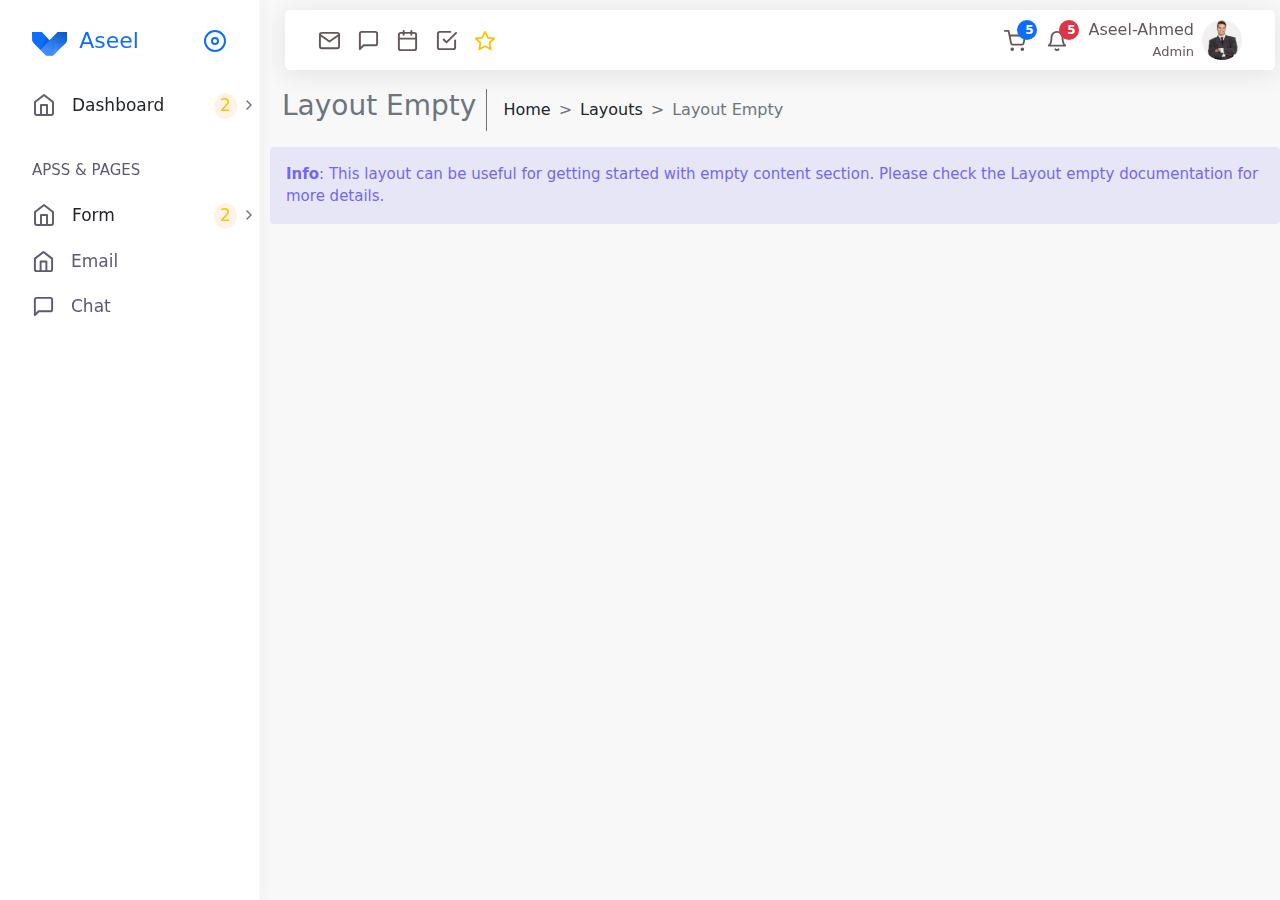
<file: index-1.html>
<!DOCTYPE html>
<html lang="en">
<head>
<title>Bootstrap Example</title>
<meta charset="utf-8">
<meta name="viewport" content="width=device-width, initialscale=1">
<link href="bootstrap/css/bootstrap.min.css" rel="stylesheet">
<link href="./scss/all.css" rel="stylesheet">
<link href="./scss/all.min.css" rel="stylesheet">
<script src="bootstrap/js/bootstrap.bundle.min.js"></script>
<link href="./scss/min.css" rel="stylesheet">
  <!-- Google Fonts -->
  <link rel="preconnect" href="https://fonts.googleapis.com" />
  <link rel="preconnect" href="https://fonts.gstatic.com" crossorigin />
  <link
    href="https://fonts.googleapis.com/css2?family=Open+Sans:wght@400;700&family=Work+Sans:wght@200;300;400;500;600;700;800&display=swap"
    rel="stylesheet"
  />
</head>
<body>
  <div class="">
    <div class="mune-navbar navbar navbar-expand-sm bg-white rounded-3 text-dark sticky-top top-10 container-lg">
        <div class="container-fluid">
            <ul class="navbar-nav toggle d-flex   d-lg-none d-md-block">
                <li class="nav-item">
                    <a href="javascript:void(0);" class="link-item asibar-toogle">
                       <i class="fas fa-bars mune-toogle" style="font-size: 22px; color: #5e5873;"></i>
                    </a>
                </li>
            </ul>
            <ul class="navbar-nav first">
                <li class="nav-item"><a href="" class="nav-link">
                    <svg xmlns="http://www.w3.org/2000/svg" width="23" height="23" viewBox="0 0 24 24" fill="none" stroke="currentColor" stroke-width="2" stroke-linecap="round" stroke-linejoin="round" class="feather feather-mail ficon"><path d="M4 4h16c1.1 0 2 .9 2 2v12c0 1.1-.9 2-2 2H4c-1.1 0-2-.9-2-2V6c0-1.1.9-2 2-2z"></path><polyline points="22,6 12,13 2,6"></polyline></svg>                </a></li>
                <li class="nav-item"><a href="" class="nav-link">
                    <svg xmlns="http://www.w3.org/2000/svg" width="23" height="23" viewBox="0 0 24 24" fill="none" stroke="currentColor" stroke-width="2" stroke-linecap="round" stroke-linejoin="round" class="feather feather-message-square ficon"><path d="M21 15a2 2 0 0 1-2 2H7l-4 4V5a2 2 0 0 1 2-2h14a2 2 0 0 1 2 2z"></path></svg>
                </a></li>
                <li class="nav-item"><a href="" class="nav-link">
                    <svg xmlns="http://www.w3.org/2000/svg" width="23" height="23" viewBox="0 0 24 24" fill="none" stroke="currentColor" stroke-width="2" stroke-linecap="round" stroke-linejoin="round" class="feather feather-calendar ficon"><rect x="3" y="4" width="18" height="18" rx="2" ry="2"></rect><line x1="16" y1="2" x2="16" y2="6"></line><line x1="8" y1="2" x2="8" y2="6"></line><line x1="3" y1="10" x2="21" y2="10"></line></svg>
                </a></li>
                <li class="nav-item"><a href="" class="nav-link">
                    <svg xmlns="http://www.w3.org/2000/svg" width="23" height="23" viewBox="0 0 24 24" fill="none" stroke="currentColor" stroke-width="2" stroke-linecap="round" stroke-linejoin="round" class="feather feather-check-square ficon"><polyline points="9 11 12 14 22 4"></polyline><path d="M21 12v7a2 2 0 0 1-2 2H5a2 2 0 0 1-2-2V5a2 2 0 0 1 2-2h11"></path></svg>
                </a></li>
                <li class="nav-item dropdown"><a href="" class="nav-link" data-bs-toggle="dropdown">
                    <svg xmlns="http://www.w3.org/2000/svg" width="22" height="22" viewBox="0 0 24 24" fill="none" stroke="currentColor" stroke-width="2" stroke-linecap="round" stroke-linejoin="round" class="feather feather-star ficon text-warning"><polygon points="12 2 15.09 8.26 22 9.27 17 14.14 18.18 21.02 12 17.77 5.82 21.02 7 14.14 2 9.27 8.91 8.26 12 2"></polygon></svg>                </a>
               <ul class="dropdown-menu dropdown-menu-start star-menu">
                  
                <li>
                    <div class="dropdown-header">
                        <input type="search" class="form-control" data-search="search" placeholder="Bookmark">
                    </div>
                </li>
                   
                <li><a href="" class="dropdown-item d-flex justify-content-between align-items-center">
                    <div class="d-flex gap-2 align-items-center">
                        <svg xmlns="http://www.w3.org/2000/svg" width="18" height="18" viewBox="0 0 24 24" fill="none" stroke="currentColor" stroke-width="1" stroke-linecap="round" stroke-linejoin="round" class="feather feather-mail me-75 ficon"><path d="M4 4h16c1.1 0 2 .9 2 2v12c0 1.1-.9 2-2 2H4c-1.1 0-2-.9-2-2V6c0-1.1.9-2 2-2z"></path><polyline points="22,6 12,13 2,6"></polyline></svg>
                        <span class="font-small">Email</span>
                    </div>
                    <svg xmlns="http://www.w3.org/2000/svg" width="18" height="18" viewBox="0 0 24 24" fill="none" stroke="currentColor" stroke-width="2" stroke-linecap="round" stroke-linejoin="round" class="feather feather-star ficon text-warning"><polygon points="12 2 15.09 8.26 22 9.27 17 14.14 18.18 21.02 12 17.77 5.82 21.02 7 14.14 2 9.27 8.91 8.26 12 2"></polygon></svg>
                </a></li>
                <li><a href="" class="dropdown-item d-flex justify-content-between align-items-center">
                    <div class="d-flex gap-2 align-items-center">
                        <svg xmlns="http://www.w3.org/2000/svg" width="18" height="18" viewBox="0 0 24 24" fill="none" stroke="currentColor" stroke-width="1" stroke-linecap="round" stroke-linejoin="round" class="feather feather-mail me-75 ficon"><path d="M4 4h16c1.1 0 2 .9 2 2v12c0 1.1-.9 2-2 2H4c-1.1 0-2-.9-2-2V6c0-1.1.9-2 2-2z"></path><polyline points="22,6 12,13 2,6"></polyline></svg>
                        <span class="font-small">Chat</span>
                    </div>
                    <svg xmlns="http://www.w3.org/2000/svg" width="18" height="18" viewBox="0 0 24 24" fill="none" stroke="currentColor" stroke-width="2" stroke-linecap="round" stroke-linejoin="round" class="feather feather-star ficon text-warning"><polygon points="12 2 15.09 8.26 22 9.27 17 14.14 18.18 21.02 12 17.77 5.82 21.02 7 14.14 2 9.27 8.91 8.26 12 2"></polygon></svg>
                </a></li>
                <li><a href="" class="dropdown-item d-flex justify-content-between align-items-center">
                    <div class="d-flex gap-2 align-items-center">
                        <svg xmlns="http://www.w3.org/2000/svg" width="18" height="18" viewBox="0 0 24 24" fill="none" stroke="currentColor" stroke-width="1" stroke-linecap="round" stroke-linejoin="round" class="feather feather-mail me-75 ficon"><path d="M4 4h16c1.1 0 2 .9 2 2v12c0 1.1-.9 2-2 2H4c-1.1 0-2-.9-2-2V6c0-1.1.9-2 2-2z"></path><polyline points="22,6 12,13 2,6"></polyline></svg>
                        <span class="font-small">Calendar</span>
                    </div>
                    <svg xmlns="http://www.w3.org/2000/svg" width="18" height="18" viewBox="0 0 24 24" fill="none" stroke="currentColor" stroke-width="2" stroke-linecap="round" stroke-linejoin="round" class="feather feather-star ficon text-warning"><polygon points="12 2 15.09 8.26 22 9.27 17 14.14 18.18 21.02 12 17.77 5.82 21.02 7 14.14 2 9.27 8.91 8.26 12 2"></polygon></svg>
                </a></li>
                <li><a href="" class="dropdown-item d-flex justify-content-between align-items-center">
                    <div class="d-flex gap-2 align-items-center">
                        <svg xmlns="http://www.w3.org/2000/svg" width="18" height="18" viewBox="0 0 24 24" fill="none" stroke="currentColor" stroke-width="1" stroke-linecap="round" stroke-linejoin="round" class="feather feather-mail me-75 ficon"><path d="M4 4h16c1.1 0 2 .9 2 2v12c0 1.1-.9 2-2 2H4c-1.1 0-2-.9-2-2V6c0-1.1.9-2 2-2z"></path><polyline points="22,6 12,13 2,6"></polyline></svg>
                        <span class="font-small">Todo</span>
                    </div>
                    <svg xmlns="http://www.w3.org/2000/svg" width="18" height="18" viewBox="0 0 24 24" fill="none" stroke="currentColor" stroke-width="2" stroke-linecap="round" stroke-linejoin="round" class="feather feather-star ficon text-warning"><polygon points="12 2 15.09 8.26 22 9.27 17 14.14 18.18 21.02 12 17.77 5.82 21.02 7 14.14 2 9.27 8.91 8.26 12 2"></polygon></svg>
                </a></li>
               </ul>
            </li>
            </ul>
            <ul class="navbar-nav flex-row-reverse align-items-center gap-lg-1 gap-3">
            
                <li class="nav-item">
                    <a href="" class="nav-link gap-2 d-flex flex-row-reverse flex-sm-row-reverse align-items-center justify-content-center">
                    <img src="./assets/team/03.jpg" class="rounded-circle avater-user" width="40px" height="40px" alt="">
                    <div class="user-nav  d-lg-flex flex-column align-items-end  d-none">
                        <span class="user-name">Aseel-Ahmed</span>
                        <span class="user-role">Admin</span>
                    </div>
                </a>
            </li>
                <li class="nav-notification nav-item dropdown dropstart ">
                    <a href="javascript:void()" class="nav-link" data-bs-toggle="dropdown">
                    <svg xmlns="http://www.w3.org/2000/svg" width="22" height="22" viewBox="0 0 24 24" fill="none" stroke="currentColor" stroke-width="2" stroke-linecap="round" stroke-linejoin="round" class="feather feather-bell ficon"><path d="M18 8A6 6 0 0 0 6 8c0 7-3 9-3 9h18s-3-2-3-9"></path><path d="M13.73 21a2 2 0 0 1-3.46 0"></path></svg>
                </a>
                <span class="badge rounded-pill bg-danger badge-up">5</span>
                    <ul class="dropdown-menu notification-menu ">
                        <div class="item-notification">
                        <li>
                            <div  class="dropdown-header d-flex flex-row align-items-cente justify-content-between">
                            <span class="notification-title fw-bold">
                                Notifications
                            </span>
                            <span class="notification-count rounded-3 fw-bold">
                                6 new
                            </span>
                        </div>
                    </li>
                        <li>
                           <a href="javascript:void();" class="dropdown-item d-flex align-items-center gap-3">
                            <div class="">
                                <img src="./assets/team/07.jpg" class="rounded-circle" alt="" width="30px" height="30px">
                            </div>
                            <div class="noifiction-body">
                                <span class="notification-user-title">
                                    Congratulation Sam 🎉
                                </span>
                                <p class="notification-user-text">
                                    Won the monthly best seller badge.
                                </p>
                            </div>
                           </a>
                        </li>
                        <li>
                            <a href="javascript:void();" class="dropdown-item d-flex align-items-center gap-3">
                             <div class="">
                                 <img src="./assets/team/07.jpg" class="rounded-circle" alt="" width="30px" height="30px">
                             </div>
                             <div class="noifiction-body">
                                 <span class="notification-user-title">
                                     Congratulation Sam 🎉
                                 </span>
                                 <p class="notification-user-text">
                                     Won the monthly best seller badge.
                                 </p>
                             </div>
                            </a>
                         </li>
                         <li>
                            <a href="javascript:void();" class="dropdown-item d-flex align-items-center gap-3">
                             <div class="">
                                 <img src="./assets/team/07.jpg" class="rounded-circle" alt="" width="30px" height="30px">
                             </div>
                             <div class="noifiction-body">
                                 <span class="notification-user-title">
                                     Congratulation Sam 🎉
                                 </span>
                                 <p class="notification-user-text">
                                     Won the monthly best seller badge.
                                 </p>
                             </div>
                            </a>
                         </li>
                         <li>
                            <a href="javascript:void();" class="dropdown-item d-flex align-items-center gap-3">
                             <div class="">
                                 <img src="./assets/team/07.jpg" class="rounded-circle" alt="" width="30px" height="30px">
                             </div>
                             <div class="noifiction-body">
                                 <span class="notification-user-title">
                                     Congratulation Sam 🎉
                                 </span>
                                 <p class="notification-user-text">
                                     Won the monthly best seller badge.
                                 </p>
                             </div>
                            </a>
                         </li>
                         <li>
                            <a href="javascript:void();" class="dropdown-item d-flex align-items-center gap-3">
                             <div class="">
                                 <img src="./assets/team/07.jpg" class="rounded-circle" alt="" width="30px" height="30px">
                             </div>
                             <div class="noifiction-body">
                                 <span class="notification-user-title">
                                     Congratulation Sam 🎉
                                 </span>
                                 <p class="notification-user-text">
                                     Won the monthly best seller badge.
                                 </p>
                             </div>
                            </a>
                         </li>
                        </div>
                        <li>
                            <div class="footer-notification">
                            <button class="btn btn-primary w-100 " type="button">Read All Notification</button>
                        </div>
                        </li>
                        
                       
                    </ul>
               </li>
               
               <!-- start cart -->
               <li class="nav-notification nav-item dropdown dropstart ">
                <a href="javascript:void()" class="nav-link" data-bs-toggle="dropdown">
   <svg xmlns="http://www.w3.org/2000/svg" width="22" height="22" viewBox="0 0 24 24" fill="none" stroke="currentColor" stroke-width="2" stroke-linecap="round" stroke-linejoin="round" class="feather feather-shopping-cart ficon"><circle cx="9" cy="21" r="1"></circle><circle cx="20" cy="21" r="1"></circle><path d="M1 1h4l2.68 13.39a2 2 0 0 0 2 1.61h9.72a2 2 0 0 0 2-1.61L23 6H6"></path></svg>
                </a>
            <span class="badge rounded-pill bg-primary badge-up">5</span>
                <ul class="dropdown-menu notification-menu cart-menu ">
                    <div class="item-notification">
                    <li>
                        <div  class="dropdown-header d-flex flex-row align-items-cente justify-content-between">
                        <h5  class="card-title">
                            My Cart
                        </h5 >
                        <span class="notification-count rounded-3 fw-bold pt-1">
                            4 new
                        </span>
                    </div>
                </li>
                    <li>
                      <div class="list-group-input d-flex justify-content-evenly">
                    <img src="./assets/team/03.jpg" class="cart-image"  alt="">
                       <div class="list-item d-flex align-items-center">
                           <div class="media-heading d-flex flex-column">
                            <span class="cart-item-title">Apple watch 5</span>
                            <span class="cart-item-by">By Apple</span>
                           </div>
                           <div class="input-group">
                               <div class="cart-item-group d-flex align-items-center justify-content-center flex-grow-1 ">
                                <span class="input-group-btn bootstrap-touchspin-dn">
                                    <button class="btn btn-primary bootstrap-touchspin-dn " type="button">
                                        <svg xmlns="http://www.w3.org/2000/svg" width="10" height="10" viewBox="0 0 24 24" fill="none" stroke="currentColor" stroke-width="2" stroke-linecap="round" stroke-linejoin="round" class="feather feather-minus"><line x1="5" y1="12" x2="19" y2="12"></line></svg>
                                    </button>
                                </span>
                                   
                            <input class="touchspin-cart form-control" type="number" value="1">
                            <span class="input-group-btn bootstrap-touchspin-up">
                                <button class="btn btn-primary bootstrap-touchspin-up" type="button"><svg xmlns="http://www.w3.org/2000/svg" width="10" height="10" viewBox="0 0 24 24" fill="none" stroke="currentColor" stroke-width="2" stroke-linecap="round" stroke-linejoin="round" class="feather feather-plus"><line x1="12" y1="5" x2="12" y2="19"></line><line x1="5" y1="12" x2="19" y2="12"></line></svg></button>
                            </span>
                               </div>
                           </div>
                           <span class="cart-item-price">$374.90</span>
                           
                       </div>
                      </div>
                    </li>
                    <li>
                        <div class="list-group-input  d-flex justify-content-evenly">
                      <img src="./assets/team/03.jpg" class="cart-image"  alt="">
                         <div class="list-item d-flex align-items-center">
                             <div class="media-heading d-flex flex-column">
                              <span class="cart-item-title">Apple watch 5</span>
                              <span class="cart-item-by">By Apple</span>
                             </div>
                             <div class="input-group">
                                 <div class="cart-item-group d-flex align-items-center justify-content-center flex-grow-1 ">
                                  <span class="input-group-btn bootstrap-touchspin-dn">
                                      <button class="btn btn-primary bootstrap-touchspin-dn " type="button">
                                          <svg xmlns="http://www.w3.org/2000/svg" width="10" height="10" viewBox="0 0 24 24" fill="none" stroke="currentColor" stroke-width="2" stroke-linecap="round" stroke-linejoin="round" class="feather feather-minus"><line x1="5" y1="12" x2="19" y2="12"></line></svg>
                                      </button>
                                  </span>
                                     
                              <input class="touchspin-cart form-control" type="number" value="1">
                              <span class="input-group-btn bootstrap-touchspin-up">
                                  <button class="btn btn-primary bootstrap-touchspin-up" type="button"><svg xmlns="http://www.w3.org/2000/svg" width="10" height="10" viewBox="0 0 24 24" fill="none" stroke="currentColor" stroke-width="2" stroke-linecap="round" stroke-linejoin="round" class="feather feather-plus"><line x1="12" y1="5" x2="12" y2="19"></line><line x1="5" y1="12" x2="19" y2="12"></line></svg></button>
                              </span>
                                 </div>
                             </div>
                             <span class="cart-item-price">$374.90</span>
                             
                         </div>
                        </div>
                      </li>
                      <li>
                        <div class="list-group-input d-flex justify-content-evenly">
                      <img src="./assets/team/03.jpg" class="cart-image"  alt="">
                         <div class="list-item d-flex align-items-center">
                             <div class="media-heading d-flex flex-column">
                              <span class="cart-item-title">Apple watch 5</span>
                              <span class="cart-item-by">By Apple</span>
                             </div>
                             <div class="input-group">
                                 <div class="cart-item-group d-flex align-items-center justify-content-center flex-grow-1 ">
                                  <span class="input-group-btn bootstrap-touchspin-dn">
                                      <button class="btn btn-primary bootstrap-touchspin-dn " type="button">
                                          <svg xmlns="http://www.w3.org/2000/svg" width="10" height="10" viewBox="0 0 24 24" fill="none" stroke="currentColor" stroke-width="2" stroke-linecap="round" stroke-linejoin="round" class="feather feather-minus"><line x1="5" y1="12" x2="19" y2="12"></line></svg>
                                      </button>
                                  </span>
                                     
                              <input class="touchspin-cart form-control" type="number" value="1">
                              <span class="input-group-btn bootstrap-touchspin-up">
                                  <button class="btn btn-primary bootstrap-touchspin-up" type="button"><svg xmlns="http://www.w3.org/2000/svg" width="10" height="10" viewBox="0 0 24 24" fill="none" stroke="currentColor" stroke-width="2" stroke-linecap="round" stroke-linejoin="round" class="feather feather-plus"><line x1="12" y1="5" x2="12" y2="19"></line><line x1="5" y1="12" x2="19" y2="12"></line></svg></button>
                              </span>
                                 </div>
                             </div>
                             <span class="cart-item-price">$374.90</span>
                             
                         </div>
                        </div>
                      </li>
                      <li>
                        <div class="list-group-input d-flex justify-content-evenly">
                      <img src="./assets/team/03.jpg" class="cart-image"  alt="">
                         <div class="list-item d-flex align-items-center">
                             <div class="media-heading d-flex flex-column">
                              <span class="cart-item-title">Apple watch 5</span>
                              <span class="cart-item-by">By Apple</span>
                             </div>
                             <div class="input-group">
                                 <div class="cart-item-group d-flex align-items-center justify-content-center flex-grow-1 ">
                                  <span class="input-group-btn bootstrap-touchspin-dn">
                                      <button class="btn btn-primary bootstrap-touchspin-dn " type="button">
                                          <svg xmlns="http://www.w3.org/2000/svg" width="10" height="10" viewBox="0 0 24 24" fill="none" stroke="currentColor" stroke-width="2" stroke-linecap="round" stroke-linejoin="round" class="feather feather-minus"><line x1="5" y1="12" x2="19" y2="12"></line></svg>
                                      </button>
                                  </span>
                                     
                              <input class="touchspin-cart form-control" type="number" value="1">
                              <span class="input-group-btn bootstrap-touchspin-up">
                                  <button class="btn btn-primary bootstrap-touchspin-up" type="button"><svg xmlns="http://www.w3.org/2000/svg" width="10" height="10" viewBox="0 0 24 24" fill="none" stroke="currentColor" stroke-width="2" stroke-linecap="round" stroke-linejoin="round" class="feather feather-plus"><line x1="12" y1="5" x2="12" y2="19"></line><line x1="5" y1="12" x2="19" y2="12"></line></svg></button>
                              </span>
                                 </div>
                             </div>
                             <span class="cart-item-price">$374.90</span>
                             
                         </div>
                        </div>
                      </li>
                      <li>
                        <div class="list-group-input d-flex justify-content-evenly">
                      <img src="./assets/team/03.jpg" class="cart-image"  alt="">
                         <div class="list-item d-flex align-items-center">
                             <div class="media-heading d-flex flex-column">
                              <span class="cart-item-title">Apple watch 5</span>
                              <span class="cart-item-by">By Apple</span>
                             </div>
                             <div class="input-group">
                                 <div class="cart-item-group d-flex align-items-center justify-content-center flex-grow-1 ">
                                  <span class="input-group-btn bootstrap-touchspin-dn">
                                      <button class="btn btn-primary bootstrap-touchspin-dn " type="button">
                                          <svg xmlns="http://www.w3.org/2000/svg" width="10" height="10" viewBox="0 0 24 24" fill="none" stroke="currentColor" stroke-width="2" stroke-linecap="round" stroke-linejoin="round" class="feather feather-minus"><line x1="5" y1="12" x2="19" y2="12"></line></svg>
                                      </button>
                                  </span>
                                     
                              <input class="touchspin-cart form-control" type="number" value="1">
                              <span class="input-group-btn bootstrap-touchspin-up">
                                  <button class="btn btn-primary bootstrap-touchspin-up" type="button"><svg xmlns="http://www.w3.org/2000/svg" width="10" height="10" viewBox="0 0 24 24" fill="none" stroke="currentColor" stroke-width="2" stroke-linecap="round" stroke-linejoin="round" class="feather feather-plus"><line x1="12" y1="5" x2="12" y2="19"></line><line x1="5" y1="12" x2="19" y2="12"></line></svg></button>
                              </span>
                                 </div>
                             </div>
                             <span class="cart-item-price">$374.90</span>
                             
                         </div>
                        </div>
                      </li>
                      <li>
                        <div class="list-group-input d-flex justify-content-evenly">
                      <img src="./assets/team/03.jpg" class="cart-image"  alt="">
                         <div class="list-item d-flex align-items-center">
                             <div class="media-heading d-flex flex-column">
                              <span class="cart-item-title">Apple watch 5</span>
                              <span class="cart-item-by">By Apple</span>
                             </div>
                             <div class="input-group">
                                 <div class="cart-item-group d-flex align-items-center justify-content-center flex-grow-1 ">
                                  <span class="input-group-btn bootstrap-touchspin-dn">
                                      <button class="btn btn-primary bootstrap-touchspin-dn " type="button">
                                          <svg xmlns="http://www.w3.org/2000/svg" width="10" height="10" viewBox="0 0 24 24" fill="none" stroke="currentColor" stroke-width="2" stroke-linecap="round" stroke-linejoin="round" class="feather feather-minus"><line x1="5" y1="12" x2="19" y2="12"></line></svg>
                                      </button>
                                  </span>
                                     
                              <input class="touchspin-cart form-control" type="number" value="1">
                              <span class="input-group-btn bootstrap-touchspin-up">
                                  <button class="btn btn-primary bootstrap-touchspin-up" type="button"><svg xmlns="http://www.w3.org/2000/svg" width="10" height="10" viewBox="0 0 24 24" fill="none" stroke="currentColor" stroke-width="2" stroke-linecap="round" stroke-linejoin="round" class="feather feather-plus"><line x1="12" y1="5" x2="12" y2="19"></line><line x1="5" y1="12" x2="19" y2="12"></line></svg></button>
                              </span>
                                 </div>
                             </div>
                             <span class="cart-item-price">$374.90</span>
                             
                         </div>
                        </div>
                      </li>
                      <li>
                        <div class="list-group-input d-flex justify-content-evenly">
                      <img src="./assets/team/03.jpg" class="cart-image"  alt="">
                         <div class="list-item d-flex align-items-center">
                             <div class="media-heading d-flex flex-column">
                              <span class="cart-item-title">Apple watch 5</span>
                              <span class="cart-item-by">By Apple</span>
                             </div>
                             <div class="input-group">
                                 <div class="cart-item-group d-flex align-items-center justify-content-center flex-grow-1 ">
                                  <span class="input-group-btn bootstrap-touchspin-dn">
                                      <button class="btn btn-primary bootstrap-touchspin-dn " type="button">
                                          <svg xmlns="http://www.w3.org/2000/svg" width="10" height="10" viewBox="0 0 24 24" fill="none" stroke="currentColor" stroke-width="2" stroke-linecap="round" stroke-linejoin="round" class="feather feather-minus"><line x1="5" y1="12" x2="19" y2="12"></line></svg>
                                      </button>
                                  </span>
                                     
                              <input class="touchspin-cart form-control" type="number" value="1">
                              <span class="input-group-btn bootstrap-touchspin-up">
                                  <button class="btn btn-primary bootstrap-touchspin-up" type="button"><svg xmlns="http://www.w3.org/2000/svg" width="10" height="10" viewBox="0 0 24 24" fill="none" stroke="currentColor" stroke-width="2" stroke-linecap="round" stroke-linejoin="round" class="feather feather-plus"><line x1="12" y1="5" x2="12" y2="19"></line><line x1="5" y1="12" x2="19" y2="12"></line></svg></button>
                              </span>
                                 </div>
                             </div>
                             <span class="cart-item-price">$374.90</span>
                             
                         </div>
                        </div>
                      </li>
                    </div>
                    <li>
                        <div class="footer-notification">
                            <div class="total d-flex justify-content-between">
                                <span class="fw-bold">
                                    Total:
                                </span>
                                <span class="text-primary fw-bold">
                                    $10,999.00
                                </span>
                            </div>
                        <button class="btn btn-primary w-100 " type="button">checkout</button>
                    </div>
                    </li>
                    
                   
                </ul>
           </li>
               <!-- end cart -->
               
                <!-- <li class="nav-item"><a href="" class="nav-link">item 3</a></li> -->
                <!-- <li class="nav-item"><a href="" class="nav-link">item 4</a></li> -->
            </ul>
        </div>
    </div>
    <aside class="bg-white">
        <div class="navbar-header p-3">
            <ul class="nav d-flex flex-row justify-content-between align-items-center">
                <li class="nav-item">
                    <div class="header-logo">
                        <a href="#" class="nav-link ">
                            <svg viewBox="0 0 139 95" version="1.1" xmlns="http://www.w3.org/2000/svg" xmlns:xlink="http://www.w3.org/1999/xlink" height="24">
                                <defs>
                                    <linearGradient id="linearGradient-1" x1="100%" y1="10.5120544%" x2="50%" y2="89.4879456%">
                                        <stop stop-color="#000000" offset="0%"></stop>
                                        <stop stop-color="#FFFFFF" offset="100%"></stop>
                                    </linearGradient>
                                    <linearGradient id="linearGradient-2" x1="64.0437835%" y1="46.3276743%" x2="37.373316%" y2="100%">
                                        <stop stop-color="#EEEEEE" stop-opacity="0" offset="0%"></stop>
                                        <stop stop-color="#FFFFFF" offset="100%"></stop>
                                    </linearGradient>
                                </defs>
                                <g id="Page-1" stroke="none" stroke-width="1" fill="none" fill-rule="evenodd">
                                    <g id="Artboard" transform="translate(-400.000000, -178.000000)">
                                        <g id="Group" transform="translate(400.000000, 178.000000)">
                                            <path class="text-primary" id="Path" d="M-5.68434189e-14,2.84217094e-14 L39.1816085,2.84217094e-14 L69.3453773,32.2519224 L101.428699,2.84217094e-14 L138.784583,2.84217094e-14 L138.784199,29.8015838 C137.958931,37.3510206 135.784352,42.5567762 132.260463,45.4188507 C128.736573,48.2809251 112.33867,64.5239941 83.0667527,94.1480575 L56.2750821,94.1480575 L6.71554594,44.4188507 C2.46876683,39.9813776 0.345377275,35.1089553 0.345377275,29.8015838 C0.345377275,24.4942122 0.230251516,14.560351 -5.68434189e-14,2.84217094e-14 Z" style="fill:currentColor"></path>
                                            <path id="Path1" d="M69.3453773,32.2519224 L101.428699,1.42108547e-14 L138.784583,1.42108547e-14 L138.784199,29.8015838 C137.958931,37.3510206 135.784352,42.5567762 132.260463,45.4188507 C128.736573,48.2809251 112.33867,64.5239941 83.0667527,94.1480575 L56.2750821,94.1480575 L32.8435758,70.5039241 L69.3453773,32.2519224 Z" fill="url(#linearGradient-1)" opacity="0.2"></path>
                                            <polygon id="Path-2" fill="#000000" opacity="0.049999997" points="69.3922914 32.4202615 32.8435758 70.5039241 54.0490008 16.1851325"></polygon>
                                            <polygon id="Path-21" fill="#000000" opacity="0.099999994" points="69.3922914 32.4202615 32.8435758 70.5039241 58.3683556 20.7402338"></polygon>
                                            <polygon id="Path-3" fill="url(#linearGradient-2)" opacity="0.099999994" points="101.428699 0 83.0667527 94.1480575 130.378721 47.0740288"></polygon>
                                        </g>
                                    </g>
                                </g>
                            </svg>
                            <span class="navbar-brand ">Aseel</span>
                        </a>
                    </div>
                </li>
                <li class="nav-item">
                    <a href="" class="nav-link">
                        <svg xmlns="http://www.w3.org/2000/svg" width="24" height="24" viewBox="0 0 24 24" fill="none" stroke="currentColor" stroke-width="2" stroke-linecap="round" stroke-linejoin="round" class="feather feather-disc d-none d-xl-block collapse-toggle-icon primary font-medium-4"><circle cx="12" cy="12" r="10"></circle><circle cx="12" cy="12" r="3"></circle></svg> 
                        <svg xmlns="http://www.w3.org/2000/svg" width="24" height="24" viewBox="0 0 24 24" fill="none" stroke="currentColor" stroke-width="2" stroke-linecap="round" stroke-linejoin="round" class="feather feather-x d-block d-xl-none text-primary toggle-icon font-medium-4"><line x1="18" y1="6" x2="6" y2="18"></line><line x1="6" y1="6" x2="18" y2="18"></line></svg>
                     </a>
                </li>

            </ul>
           <div class="main-menu">
            <ul class="nav navigation-main  d-flex flex-xl-column">
                
                <li class="nav-item sub-item">
                    <a class="nav-link d-flex gap-3 has-sub" id="dashboard">
                        <svg xmlns="http://www.w3.org/2000/svg" width="24" height="24" viewBox="0 0 24 24" fill="none" stroke="currentColor" stroke-width="2" stroke-linecap="round" stroke-linejoin="round" class="feather feather-home " style="color: #625f6e;"><path d="M3 9l9-7 9 7v11a2 2 0 0 1-2 2H5a2 2 0 0 1-2-2z"></path><polyline points="9 22 9 12 15 12 15 22"></polyline></svg>
                        <span class="menu-title  text-dark ">Dashboard</span>
                        <span class="menu-count position-absolute text-warning rounded-circle text-center">2</span>
                    </a>
                    <ul class="menu-content" aria-menue="dashboard" >
                        <li>
                            <a class="nav-link d-flex align-items-center gap-4">
                                <svg xmlns="http://www.w3.org/2000/svg" width="14" height="14" viewBox="0 0 24 24" fill="none" stroke="currentColor" stroke-width="2" stroke-linecap="round" stroke-linejoin="round" class="feather feather-circle"><circle cx="12" cy="12" r="10"></circle></svg>
                                <span class="menu-item text-truncate" data-i18n="Analytics">Analytics</span>
                            </a>
                        </li>
                        <li>
                            <a class="nav-link d-flex align-items-center gap-4">
                                <svg xmlns="http://www.w3.org/2000/svg" width="14" height="14" viewBox="0 0 24 24" fill="none" stroke="currentColor" stroke-width="2" stroke-linecap="round" stroke-linejoin="round" class="feather feather-circle"><circle cx="12" cy="12" r="10"></circle></svg>
                                <span class="menu-item text-truncate">eComarce</span>
                            </a>
                        </li>
                        
                    </ul>
                </li>
                <li class="nav-item header-item">
                       <a class="nav-link  d-flex">
                        <span class="menu-title">Apss & Pages</span>
                       </a>
                </li>
                <li class="nav-item sub-item">
                    <a class="nav-link d-flex gap-3 has-sub" id="form-element">
                        <svg xmlns="http://www.w3.org/2000/svg" width="24" height="24" viewBox="0 0 24 24" fill="none" stroke="currentColor" stroke-width="2" stroke-linecap="round" stroke-linejoin="round" class="feather feather-home " style="color: #625f6e;"><path d="M3 9l9-7 9 7v11a2 2 0 0 1-2 2H5a2 2 0 0 1-2-2z"></path><polyline points="9 22 9 12 15 12 15 22"></polyline></svg>
                        <span class="menu-title  text-dark ">Form</span>
                        <span class="menu-count position-absolute text-warning rounded-circle text-center">2</span>
                    </a>
                    <ul class="menu-content" aria-menue="form-element" >
                        <li>
                            <a class="nav-link d-flex align-items-center gap-4" href="./form-Element.html">
                                <svg xmlns="http://www.w3.org/2000/svg" width="14" height="14" viewBox="0 0 24 24" fill="none" stroke="currentColor" stroke-width="2" stroke-linecap="round" stroke-linejoin="round" class="feather feather-circle"><circle cx="12" cy="12" r="10"></circle></svg>
                                <span class="menu-item text-truncate" data-i18n="Analytics">Input</span>
                            </a>
                        </li>
                        <li>
                            <a class="nav-link d-flex align-items-center gap-4" href="./input-group.html">
                                <svg xmlns="http://www.w3.org/2000/svg" width="14" height="14" viewBox="0 0 24 24" fill="none" stroke="currentColor" stroke-width="2" stroke-linecap="round" stroke-linejoin="round" class="feather feather-circle"><circle cx="12" cy="12" r="10"></circle></svg>
                                <span class="menu-item text-truncate">Input Group</span>
                            </a>
                        </li>
                        <li>
                            <a class="nav-link d-flex align-items-center gap-4" href="./form-checkbox.html">
                                <svg xmlns="http://www.w3.org/2000/svg" width="14" height="14" viewBox="0 0 24 24" fill="none" stroke="currentColor" stroke-width="2" stroke-linecap="round" stroke-linejoin="round" class="feather feather-circle"><circle cx="12" cy="12" r="10"></circle></svg>
                                <span class="menu-item text-truncate">Checkbox</span>
                            </a>
                        </li>
                        
                    </ul>
                </li>
                <li class="nav-item">
                    <a class="nav-link d-flex gap-3 align-items-center ">
                        <svg xmlns="http://www.w3.org/2000/svg" width="23" height="23" viewBox="0 0 24 24" fill="none" stroke="currentColor" stroke-width="2" stroke-linecap="round" stroke-linejoin="round" class="feather feather-home"><path d="M3 9l9-7 9 7v11a2 2 0 0 1-2 2H5a2 2 0 0 1-2-2z"></path><polyline points="9 22 9 12 15 12 15 22"></polyline></svg>
                        <span class="menu-title">Email</span>
                    </a>
                </li>
                <li class="nav-item">
                    <a class="nav-link d-flex gap-3 align-items-center">
                        <svg xmlns="http://www.w3.org/2000/svg" width="23" height="23" viewBox="0 0 24 24" fill="none" stroke="currentColor" stroke-width="2" stroke-linecap="round" stroke-linejoin="round" class="feather feather-message-square"><path d="M21 15a2 2 0 0 1-2 2H7l-4 4V5a2 2 0 0 1 2-2h14a2 2 0 0 1 2 2z"></path></svg>        
                        <span class="menu-title">Chat</span>
                    </a>
                </li>
                
            </ul>
           </div>
        </div>
    </aside>
    <div class="content-page">
      <div class="container-fluid">
       <div class="content-header  col-12">
        <div class="breadcrumb-list d-flex align-items-center">
            <nav class="breadcrumb-main" aria-label="breadcrumb" style="--bs-breadcrumb-divider:'|';">
                <ol class="breadcrumb d-flex gap-1">
                    <li class="breadcrumb-item active" aria-current="page"><h3>Layout Empty</h3></li>
                </ol>
            </nav>
            <nav class=" d-none d-sm-block" aria-label="breadcrumb" style="--bs-breadcrumb-divider:'>';">
                <ol class="breadcrumb">
                    <li class="breadcrumb-item " >Home</li>
                    <li class="breadcrumb-item " >Layouts </li>
                    <li class="breadcrumb-item active" aria-current="page">Layout Empty</li>
                </ol>
            </nav>
           </div>
       </div>
       <div class="content-body col-12">
            <div class="row">
               <div class="alert alert-primary font-small border-0" >
                    <strong>Info</strong>: This layout can be useful for getting started with empty content section. Please check the Layout empty documentation  for more details.
               </div>
        </div>
    </div>
       </div>
      
      </div>
    </div>
</div>


    <!-- Script -->
    <script src="./js/jquery-1.9.1.js"></script>
    <script src="./js/jquery-1.9.1.min.js"></script>
    <script src="./js/app.js"></script>
</div> 
</body> 
</html>
</file>
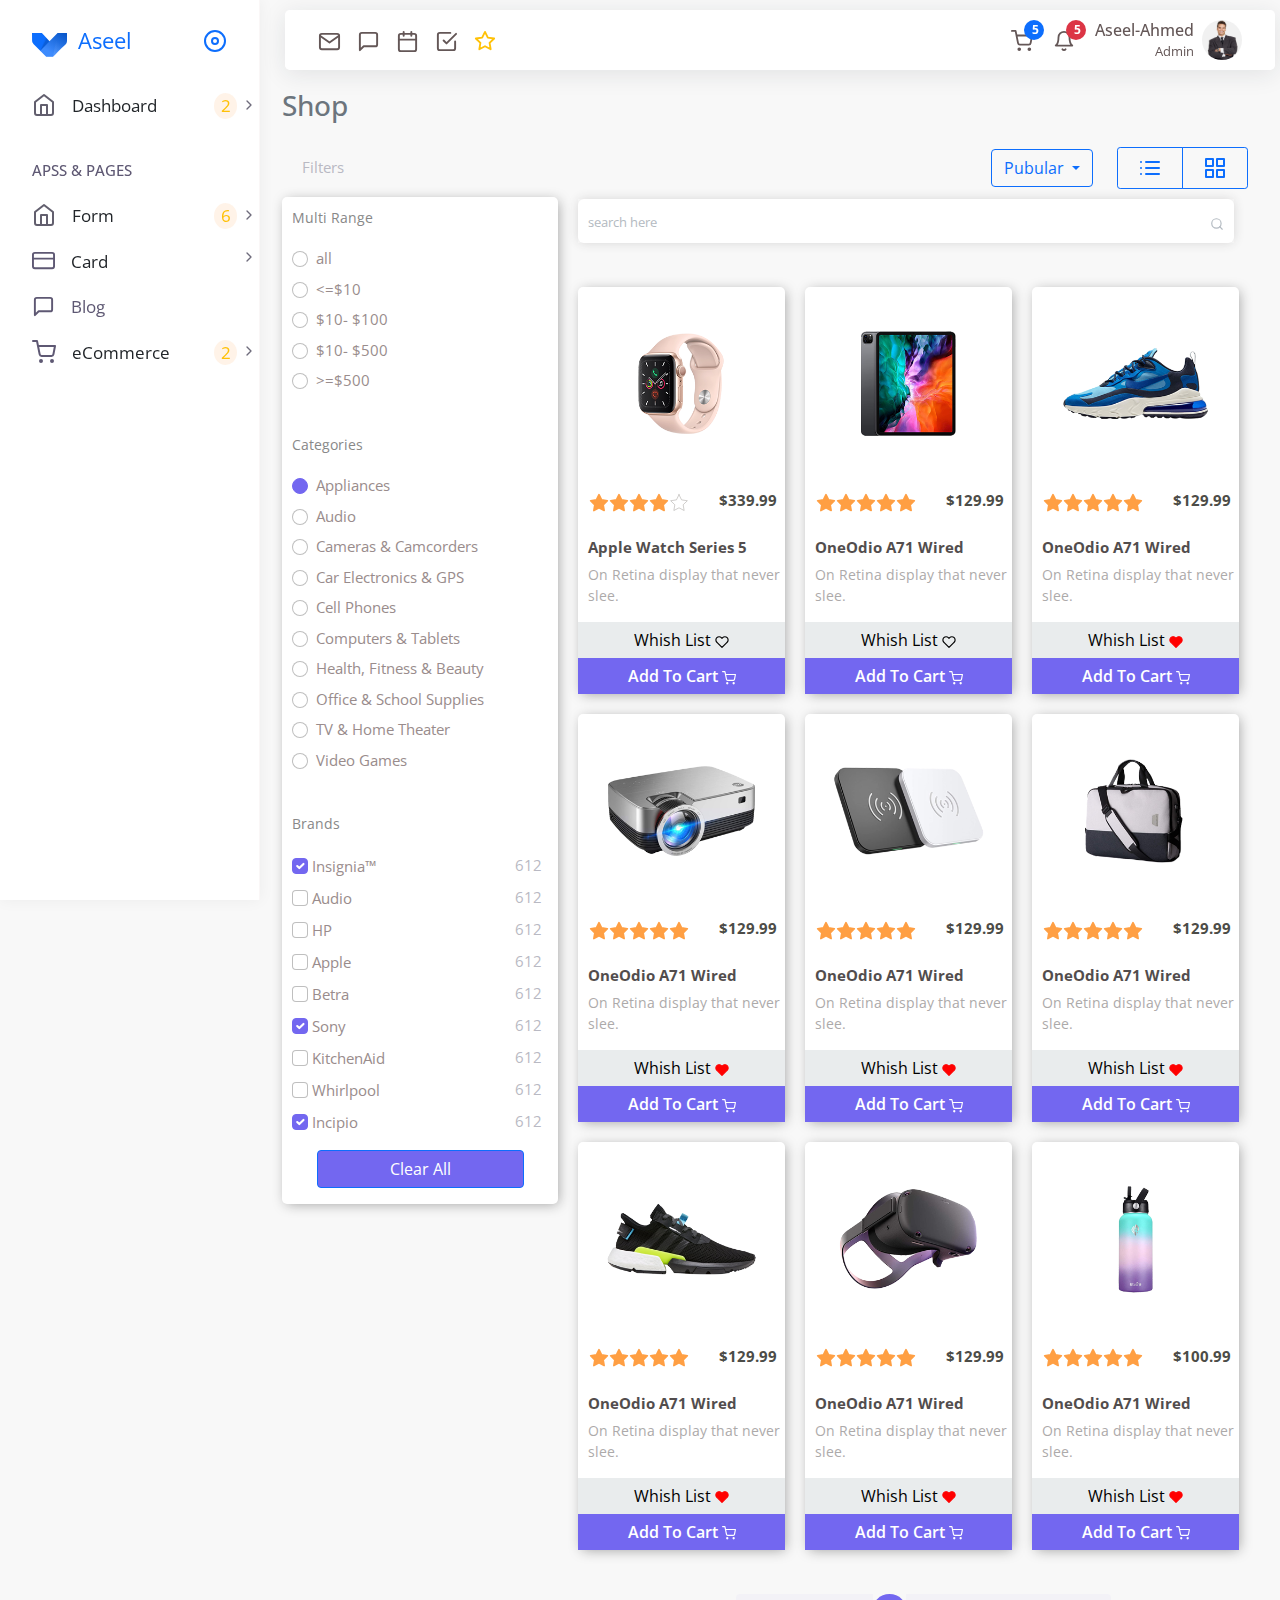
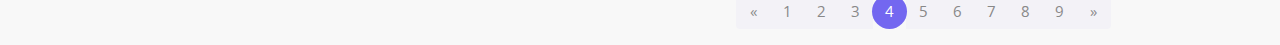
<file: shop.html>
<!DOCTYPE html>
<html lang="ar">
<head>
<title>Shop</title>
<meta charset="utf-8">
<meta name="viewport" content="width=device-width, initialscale=1">
<link href="bootstrap/css/bootstrap.min.css" rel="stylesheet">
<link href="./scss/all.css" rel="stylesheet">
<link href="./scss/all.min.css" rel="stylesheet">
<script src="bootstrap/js/bootstrap.bundle.min.js"></script>
<link href="./scss/min.css" rel="stylesheet">
<link href="./scss/form/form.css" rel="stylesheet">
<link href="bootstrap/style.css" rel="stylesheet">
<link href="scss/card/card.css" rel="stylesheet">
<link href="scss/card/blog.css" rel="stylesheet">
<link href="scss/ecommerce/shop.css" rel="stylesheet">

  <!-- Google Fonts -->
  <link rel="preconnect" href="https://fonts.googleapis.com" />
  <link rel="preconnect" href="https://fonts.gstatic.com" crossorigin />
  <link
    href="https://fonts.googleapis.com/css2?family=Open+Sans:wght@400;700&family=Work+Sans:wght@200;300;400;500;600;700;800&display=swap"
    rel="stylesheet"
  />
</head>
<body>
  <div class="">
      <div class="cov"><a></a></div>
    <div class="mune-navbar navbar navbar-expand-sm bg-white rounded-3 text-dark sticky-top top-10 container-lg">
        <div class="container-fluid">
            <ul class="navbar-nav toggle d-flex   d-lg-none d-md-block">
                <li class="nav-item">
                    <a href="javascript:void(0);" class="link-item asibar-toogle">
                       <i class="fas fa-bars mune-toogle" style="font-size: 22px; color: #5e5873;"></i>
                    </a>
                </li>
            </ul>
            <ul class="navbar-nav first">
                <li class="nav-item"><a href="" class="nav-link">
                    <svg xmlns="http://www.w3.org/2000/svg" width="23" height="23" viewBox="0 0 24 24" fill="none" stroke="currentColor" stroke-width="2" stroke-linecap="round" stroke-linejoin="round" class="feather feather-mail ficon"><path d="M4 4h16c1.1 0 2 .9 2 2v12c0 1.1-.9 2-2 2H4c-1.1 0-2-.9-2-2V6c0-1.1.9-2 2-2z"></path><polyline points="22,6 12,13 2,6"></polyline></svg>                </a></li>
                <li class="nav-item"><a href="" class="nav-link">
                    <svg xmlns="http://www.w3.org/2000/svg" width="23" height="23" viewBox="0 0 24 24" fill="none" stroke="currentColor" stroke-width="2" stroke-linecap="round" stroke-linejoin="round" class="feather feather-message-square ficon"><path d="M21 15a2 2 0 0 1-2 2H7l-4 4V5a2 2 0 0 1 2-2h14a2 2 0 0 1 2 2z"></path></svg>
                </a></li>
                <li class="nav-item"><a href="" class="nav-link">
                    <svg xmlns="http://www.w3.org/2000/svg" width="23" height="23" viewBox="0 0 24 24" fill="none" stroke="currentColor" stroke-width="2" stroke-linecap="round" stroke-linejoin="round" class="feather feather-calendar ficon"><rect x="3" y="4" width="18" height="18" rx="2" ry="2"></rect><line x1="16" y1="2" x2="16" y2="6"></line><line x1="8" y1="2" x2="8" y2="6"></line><line x1="3" y1="10" x2="21" y2="10"></line></svg>
                </a></li>
                <li class="nav-item"><a href="" class="nav-link">
                    <svg xmlns="http://www.w3.org/2000/svg" width="23" height="23" viewBox="0 0 24 24" fill="none" stroke="currentColor" stroke-width="2" stroke-linecap="round" stroke-linejoin="round" class="feather feather-check-square ficon"><polyline points="9 11 12 14 22 4"></polyline><path d="M21 12v7a2 2 0 0 1-2 2H5a2 2 0 0 1-2-2V5a2 2 0 0 1 2-2h11"></path></svg>
                </a></li>
                <li class="nav-item dropdown"><a href="" class="nav-link" data-bs-toggle="dropdown">
                    <svg xmlns="http://www.w3.org/2000/svg" width="22" height="22" viewBox="0 0 24 24" fill="none" stroke="currentColor" stroke-width="2" stroke-linecap="round" stroke-linejoin="round" class="feather feather-star ficon text-warning"><polygon points="12 2 15.09 8.26 22 9.27 17 14.14 18.18 21.02 12 17.77 5.82 21.02 7 14.14 2 9.27 8.91 8.26 12 2"></polygon></svg>                </a>
               <ul class="dropdown-menu dropdown-menu-start star-menu">
                  
                <li>
                    <div class="dropdown-header">
                        <input type="search" class="form-control" data-search="search" placeholder="Bookmark">
                    </div>
                </li>
                   
                <li><a href="" class="dropdown-item d-flex justify-content-between align-items-center">
                    <div class="d-flex gap-2 align-items-center">
                        <svg xmlns="http://www.w3.org/2000/svg" width="18" height="18" viewBox="0 0 24 24" fill="none" stroke="currentColor" stroke-width="1" stroke-linecap="round" stroke-linejoin="round" class="feather feather-mail me-75 ficon"><path d="M4 4h16c1.1 0 2 .9 2 2v12c0 1.1-.9 2-2 2H4c-1.1 0-2-.9-2-2V6c0-1.1.9-2 2-2z"></path><polyline points="22,6 12,13 2,6"></polyline></svg>
                        <span class="font-small">Email</span>
                    </div>
                    <svg xmlns="http://www.w3.org/2000/svg" width="18" height="18" viewBox="0 0 24 24" fill="none" stroke="currentColor" stroke-width="2" stroke-linecap="round" stroke-linejoin="round" class="feather feather-star ficon text-warning"><polygon points="12 2 15.09 8.26 22 9.27 17 14.14 18.18 21.02 12 17.77 5.82 21.02 7 14.14 2 9.27 8.91 8.26 12 2"></polygon></svg>
                </a></li>
                <li><a href="" class="dropdown-item d-flex justify-content-between align-items-center">
                    <div class="d-flex gap-2 align-items-center">
                        <svg xmlns="http://www.w3.org/2000/svg" width="18" height="18" viewBox="0 0 24 24" fill="none" stroke="currentColor" stroke-width="1" stroke-linecap="round" stroke-linejoin="round" class="feather feather-mail me-75 ficon"><path d="M4 4h16c1.1 0 2 .9 2 2v12c0 1.1-.9 2-2 2H4c-1.1 0-2-.9-2-2V6c0-1.1.9-2 2-2z"></path><polyline points="22,6 12,13 2,6"></polyline></svg>
                        <span class="font-small">Chat</span>
                    </div>
                    <svg xmlns="http://www.w3.org/2000/svg" width="18" height="18" viewBox="0 0 24 24" fill="none" stroke="currentColor" stroke-width="2" stroke-linecap="round" stroke-linejoin="round" class="feather feather-star ficon text-warning"><polygon points="12 2 15.09 8.26 22 9.27 17 14.14 18.18 21.02 12 17.77 5.82 21.02 7 14.14 2 9.27 8.91 8.26 12 2"></polygon></svg>
                </a></li>
                <li><a href="" class="dropdown-item d-flex justify-content-between align-items-center">
                    <div class="d-flex gap-2 align-items-center">
                        <svg xmlns="http://www.w3.org/2000/svg" width="18" height="18" viewBox="0 0 24 24" fill="none" stroke="currentColor" stroke-width="1" stroke-linecap="round" stroke-linejoin="round" class="feather feather-mail me-75 ficon"><path d="M4 4h16c1.1 0 2 .9 2 2v12c0 1.1-.9 2-2 2H4c-1.1 0-2-.9-2-2V6c0-1.1.9-2 2-2z"></path><polyline points="22,6 12,13 2,6"></polyline></svg>
                        <span class="font-small">Calendar</span>
                    </div>
                    <svg xmlns="http://www.w3.org/2000/svg" width="18" height="18" viewBox="0 0 24 24" fill="none" stroke="currentColor" stroke-width="2" stroke-linecap="round" stroke-linejoin="round" class="feather feather-star ficon text-warning"><polygon points="12 2 15.09 8.26 22 9.27 17 14.14 18.18 21.02 12 17.77 5.82 21.02 7 14.14 2 9.27 8.91 8.26 12 2"></polygon></svg>
                </a></li>
                <li><a href="" class="dropdown-item d-flex justify-content-between align-items-center">
                    <div class="d-flex gap-2 align-items-center">
                        <svg xmlns="http://www.w3.org/2000/svg" width="18" height="18" viewBox="0 0 24 24" fill="none" stroke="currentColor" stroke-width="1" stroke-linecap="round" stroke-linejoin="round" class="feather feather-mail me-75 ficon"><path d="M4 4h16c1.1 0 2 .9 2 2v12c0 1.1-.9 2-2 2H4c-1.1 0-2-.9-2-2V6c0-1.1.9-2 2-2z"></path><polyline points="22,6 12,13 2,6"></polyline></svg>
                        <span class="font-small">Todo</span>
                    </div>
                    <svg xmlns="http://www.w3.org/2000/svg" width="18" height="18" viewBox="0 0 24 24" fill="none" stroke="currentColor" stroke-width="2" stroke-linecap="round" stroke-linejoin="round" class="feather feather-star ficon text-warning"><polygon points="12 2 15.09 8.26 22 9.27 17 14.14 18.18 21.02 12 17.77 5.82 21.02 7 14.14 2 9.27 8.91 8.26 12 2"></polygon></svg>
                </a></li>
               </ul>
            </li>
            </ul>
            <ul class="navbar-nav flex-row-reverse align-items-center gap-lg-1 gap-3">
            
                <li class="nav-item">
                    <a href="" class="nav-link gap-2 d-flex flex-row-reverse flex-sm-row-reverse align-items-center justify-content-center">
                    <img src="./assets/team/03.jpg" class="rounded-circle avater-user" width="40px" height="40px" alt="">
                    <div class="user-nav  d-lg-flex flex-column align-items-end  d-none">
                        <span class="user-name">Aseel-Ahmed</span>
                        <span class="user-role">Admin</span>
                    </div>
                </a>
            </li>
                <li class="nav-notification nav-item dropdown dropstart ">
                    <a href="javascript:void()" class="nav-link" data-bs-toggle="dropdown">
                    <svg xmlns="http://www.w3.org/2000/svg" width="22" height="22" viewBox="0 0 24 24" fill="none" stroke="currentColor" stroke-width="2" stroke-linecap="round" stroke-linejoin="round" class="feather feather-bell ficon"><path d="M18 8A6 6 0 0 0 6 8c0 7-3 9-3 9h18s-3-2-3-9"></path><path d="M13.73 21a2 2 0 0 1-3.46 0"></path></svg>
                </a>
                <span class="badge rounded-pill bg-danger badge-up">5</span>
                    <ul class="dropdown-menu notification-menu ">
                        <div class="item-notification">
                        <li>
                            <div  class="dropdown-header d-flex flex-row align-items-cente justify-content-between">
                            <span class="notification-title fw-bold">
                                Notifications
                            </span>
                            <span class="notification-count rounded-3 fw-bold">
                                6 new
                            </span>
                        </div>
                    </li>
                        <li>
                           <a href="javascript:void();" class="dropdown-item d-flex align-items-center gap-3">
                            <div class="">
                                <img src="./assets/team/07.jpg" class="rounded-circle" alt="" width="30px" height="30px">
                            </div>
                            <div class="noifiction-body">
                                <span class="notification-user-title">
                                    Congratulation Sam 🎉
                                </span>
                                <p class="notification-user-text">
                                    Won the monthly best seller badge.
                                </p>
                            </div>
                           </a>
                        </li>
                        <li>
                            <a href="javascript:void();" class="dropdown-item d-flex align-items-center gap-3">
                             <div class="">
                                 <img src="./assets/team/07.jpg" class="rounded-circle" alt="" width="30px" height="30px">
                             </div>
                             <div class="noifiction-body">
                                 <span class="notification-user-title">
                                     Congratulation Sam 🎉
                                 </span>
                                 <p class="notification-user-text">
                                     Won the monthly best seller badge.
                                 </p>
                             </div>
                            </a>
                         </li>
                         <li>
                            <a href="javascript:void();" class="dropdown-item d-flex align-items-center gap-3">
                             <div class="">
                                 <img src="./assets/team/07.jpg" class="rounded-circle" alt="" width="30px" height="30px">
                             </div>
                             <div class="noifiction-body">
                                 <span class="notification-user-title">
                                     Congratulation Sam 🎉
                                 </span>
                                 <p class="notification-user-text">
                                     Won the monthly best seller badge.
                                 </p>
                             </div>
                            </a>
                         </li>
                         <li>
                            <a href="javascript:void();" class="dropdown-item d-flex align-items-center gap-3">
                             <div class="">
                                 <img src="./assets/team/07.jpg" class="rounded-circle" alt="" width="30px" height="30px">
                             </div>
                             <div class="noifiction-body">
                                 <span class="notification-user-title">
                                     Congratulation Sam 🎉
                                 </span>
                                 <p class="notification-user-text">
                                     Won the monthly best seller badge.
                                 </p>
                             </div>
                            </a>
                         </li>
                         <li>
                            <a href="javascript:void();" class="dropdown-item d-flex align-items-center gap-3">
                             <div class="">
                                 <img src="./assets/team/07.jpg" class="rounded-circle" alt="" width="30px" height="30px">
                             </div>
                             <div class="noifiction-body">
                                 <span class="notification-user-title">
                                     Congratulation Sam 🎉
                                 </span>
                                 <p class="notification-user-text">
                                     Won the monthly best seller badge.
                                 </p>
                             </div>
                            </a>
                         </li>
                        </div>
                        <li>
                            <div class="footer-notification">
                            <button class="btn btn-primary w-100 " type="button">Read All Notification</button>
                        </div>
                        </li>
                        
                       
                    </ul>
               </li>
               
               <!-- start cart -->
               <li class="nav-notification nav-item dropdown dropstart ">
                <a href="javascript:void()" class="nav-link" data-bs-toggle="dropdown">
   <svg xmlns="http://www.w3.org/2000/svg" width="22" height="22" viewBox="0 0 24 24" fill="none" stroke="currentColor" stroke-width="2" stroke-linecap="round" stroke-linejoin="round" class="feather feather-shopping-cart ficon"><circle cx="9" cy="21" r="1"></circle><circle cx="20" cy="21" r="1"></circle><path d="M1 1h4l2.68 13.39a2 2 0 0 0 2 1.61h9.72a2 2 0 0 0 2-1.61L23 6H6"></path></svg>
                </a>
            <span class="badge rounded-pill bg-primary badge-up">5</span>
                <ul class="dropdown-menu notification-menu cart-menu ">
                    <div class="item-notification">
                    <li>
                        <div  class="dropdown-header d-flex flex-row align-items-cente justify-content-between">
                        <h5  class="card-title">
                            My Cart
                        </h5 >
                        <span class="notification-count rounded-3 fw-bold pt-1">
                            4 new
                        </span>
                    </div>
                </li>
                    <li>
                      <div class="list-group-input d-flex justify-content-evenly">
                    <img src="./assets/team/03.jpg" class="cart-image"  alt="">
                       <div class="list-item d-flex align-items-center">
                           <div class="media-heading d-flex flex-column">
                            <span class="cart-item-title">Apple watch 5</span>
                            <span class="cart-item-by">By Apple</span>
                           </div>
                           <div class="input-group">
                               <div class="cart-item-group d-flex align-items-center justify-content-center flex-grow-1 ">
                                <span class="input-group-btn bootstrap-touchspin-dn">
                                    <button class="btn btn-primary bootstrap-touchspin-dn " type="button">
                                        <svg xmlns="http://www.w3.org/2000/svg" width="10" height="10" viewBox="0 0 24 24" fill="none" stroke="currentColor" stroke-width="2" stroke-linecap="round" stroke-linejoin="round" class="feather feather-minus"><line x1="5" y1="12" x2="19" y2="12"></line></svg>
                                    </button>
                                </span>
                                   
                            <input class="touchspin-cart form-control" type="number" value="1">
                            <span class="input-group-btn bootstrap-touchspin-up">
                                <button class="btn btn-primary bootstrap-touchspin-up" type="button"><svg xmlns="http://www.w3.org/2000/svg" width="10" height="10" viewBox="0 0 24 24" fill="none" stroke="currentColor" stroke-width="2" stroke-linecap="round" stroke-linejoin="round" class="feather feather-plus"><line x1="12" y1="5" x2="12" y2="19"></line><line x1="5" y1="12" x2="19" y2="12"></line></svg></button>
                            </span>
                               </div>
                           </div>
                           <span class="cart-item-price">$374.90</span>
                           
                       </div>
                      </div>
                    </li>
                    <li>
                        <div class="list-group-input  d-flex justify-content-evenly">
                      <img src="./assets/team/03.jpg" class="cart-image"  alt="">
                         <div class="list-item d-flex align-items-center">
                             <div class="media-heading d-flex flex-column">
                              <span class="cart-item-title">Apple watch 5</span>
                              <span class="cart-item-by">By Apple</span>
                             </div>
                             <div class="input-group">
                                 <div class="cart-item-group d-flex align-items-center justify-content-center flex-grow-1 ">
                                  <span class="input-group-btn bootstrap-touchspin-dn">
                                      <button class="btn btn-primary bootstrap-touchspin-dn " type="button">
                                          <svg xmlns="http://www.w3.org/2000/svg" width="10" height="10" viewBox="0 0 24 24" fill="none" stroke="currentColor" stroke-width="2" stroke-linecap="round" stroke-linejoin="round" class="feather feather-minus"><line x1="5" y1="12" x2="19" y2="12"></line></svg>
                                      </button>
                                  </span>
                                     
                              <input class="touchspin-cart form-control" type="number" value="1">
                              <span class="input-group-btn bootstrap-touchspin-up">
                                  <button class="btn btn-primary bootstrap-touchspin-up" type="button"><svg xmlns="http://www.w3.org/2000/svg" width="10" height="10" viewBox="0 0 24 24" fill="none" stroke="currentColor" stroke-width="2" stroke-linecap="round" stroke-linejoin="round" class="feather feather-plus"><line x1="12" y1="5" x2="12" y2="19"></line><line x1="5" y1="12" x2="19" y2="12"></line></svg></button>
                              </span>
                                 </div>
                             </div>
                             <span class="cart-item-price">$374.90</span>
                             
                         </div>
                        </div>
                      </li>
                      <li>
                        <div class="list-group-input d-flex justify-content-evenly">
                      <img src="./assets/team/03.jpg" class="cart-image"  alt="">
                         <div class="list-item d-flex align-items-center">
                             <div class="media-heading d-flex flex-column">
                              <span class="cart-item-title">Apple watch 5</span>
                              <span class="cart-item-by">By Apple</span>
                             </div>
                             <div class="input-group">
                                 <div class="cart-item-group d-flex align-items-center justify-content-center flex-grow-1 ">
                                  <span class="input-group-btn bootstrap-touchspin-dn">
                                      <button class="btn btn-primary bootstrap-touchspin-dn " type="button">
                                          <svg xmlns="http://www.w3.org/2000/svg" width="10" height="10" viewBox="0 0 24 24" fill="none" stroke="currentColor" stroke-width="2" stroke-linecap="round" stroke-linejoin="round" class="feather feather-minus"><line x1="5" y1="12" x2="19" y2="12"></line></svg>
                                      </button>
                                  </span>
                                     
                              <input class="touchspin-cart form-control" type="number" value="1">
                              <span class="input-group-btn bootstrap-touchspin-up">
                                  <button class="btn btn-primary bootstrap-touchspin-up" type="button"><svg xmlns="http://www.w3.org/2000/svg" width="10" height="10" viewBox="0 0 24 24" fill="none" stroke="currentColor" stroke-width="2" stroke-linecap="round" stroke-linejoin="round" class="feather feather-plus"><line x1="12" y1="5" x2="12" y2="19"></line><line x1="5" y1="12" x2="19" y2="12"></line></svg></button>
                              </span>
                                 </div>
                             </div>
                             <span class="cart-item-price">$374.90</span>
                             
                         </div>
                        </div>
                      </li>
                      <li>
                        <div class="list-group-input d-flex justify-content-evenly">
                      <img src="./assets/team/03.jpg" class="cart-image"  alt="">
                         <div class="list-item d-flex align-items-center">
                             <div class="media-heading d-flex flex-column">
                              <span class="cart-item-title">Apple watch 5</span>
                              <span class="cart-item-by">By Apple</span>
                             </div>
                             <div class="input-group">
                                 <div class="cart-item-group d-flex align-items-center justify-content-center flex-grow-1 ">
                                  <span class="input-group-btn bootstrap-touchspin-dn">
                                      <button class="btn btn-primary bootstrap-touchspin-dn " type="button">
                                          <svg xmlns="http://www.w3.org/2000/svg" width="10" height="10" viewBox="0 0 24 24" fill="none" stroke="currentColor" stroke-width="2" stroke-linecap="round" stroke-linejoin="round" class="feather feather-minus"><line x1="5" y1="12" x2="19" y2="12"></line></svg>
                                      </button>
                                  </span>
                                     
                              <input class="touchspin-cart form-control" type="number" value="1">
                              <span class="input-group-btn bootstrap-touchspin-up">
                                  <button class="btn btn-primary bootstrap-touchspin-up" type="button"><svg xmlns="http://www.w3.org/2000/svg" width="10" height="10" viewBox="0 0 24 24" fill="none" stroke="currentColor" stroke-width="2" stroke-linecap="round" stroke-linejoin="round" class="feather feather-plus"><line x1="12" y1="5" x2="12" y2="19"></line><line x1="5" y1="12" x2="19" y2="12"></line></svg></button>
                              </span>
                                 </div>
                             </div>
                             <span class="cart-item-price">$374.90</span>
                             
                         </div>
                        </div>
                      </li>
                      <li>
                        <div class="list-group-input d-flex justify-content-evenly">
                      <img src="./assets/team/03.jpg" class="cart-image"  alt="">
                         <div class="list-item d-flex align-items-center">
                             <div class="media-heading d-flex flex-column">
                              <span class="cart-item-title">Apple watch 5</span>
                              <span class="cart-item-by">By Apple</span>
                             </div>
                             <div class="input-group">
                                 <div class="cart-item-group d-flex align-items-center justify-content-center flex-grow-1 ">
                                  <span class="input-group-btn bootstrap-touchspin-dn">
                                      <button class="btn btn-primary bootstrap-touchspin-dn " type="button">
                                          <svg xmlns="http://www.w3.org/2000/svg" width="10" height="10" viewBox="0 0 24 24" fill="none" stroke="currentColor" stroke-width="2" stroke-linecap="round" stroke-linejoin="round" class="feather feather-minus"><line x1="5" y1="12" x2="19" y2="12"></line></svg>
                                      </button>
                                  </span>
                                     
                              <input class="touchspin-cart form-control" type="number" value="1">
                              <span class="input-group-btn bootstrap-touchspin-up">
                                  <button class="btn btn-primary bootstrap-touchspin-up" type="button"><svg xmlns="http://www.w3.org/2000/svg" width="10" height="10" viewBox="0 0 24 24" fill="none" stroke="currentColor" stroke-width="2" stroke-linecap="round" stroke-linejoin="round" class="feather feather-plus"><line x1="12" y1="5" x2="12" y2="19"></line><line x1="5" y1="12" x2="19" y2="12"></line></svg></button>
                              </span>
                                 </div>
                             </div>
                             <span class="cart-item-price">$374.90</span>
                             
                         </div>
                        </div>
                      </li>
                      <li>
                        <div class="list-group-input d-flex justify-content-evenly">
                      <img src="./assets/team/03.jpg" class="cart-image"  alt="">
                         <div class="list-item d-flex align-items-center">
                             <div class="media-heading d-flex flex-column">
                              <span class="cart-item-title">Apple watch 5</span>
                              <span class="cart-item-by">By Apple</span>
                             </div>
                             <div class="input-group">
                                 <div class="cart-item-group d-flex align-items-center justify-content-center flex-grow-1 ">
                                  <span class="input-group-btn bootstrap-touchspin-dn">
                                      <button class="btn btn-primary bootstrap-touchspin-dn " type="button">
                                          <svg xmlns="http://www.w3.org/2000/svg" width="10" height="10" viewBox="0 0 24 24" fill="none" stroke="currentColor" stroke-width="2" stroke-linecap="round" stroke-linejoin="round" class="feather feather-minus"><line x1="5" y1="12" x2="19" y2="12"></line></svg>
                                      </button>
                                  </span>
                                     
                              <input class="touchspin-cart form-control" type="number" value="1">
                              <span class="input-group-btn bootstrap-touchspin-up">
                                  <button class="btn btn-primary bootstrap-touchspin-up" type="button"><svg xmlns="http://www.w3.org/2000/svg" width="10" height="10" viewBox="0 0 24 24" fill="none" stroke="currentColor" stroke-width="2" stroke-linecap="round" stroke-linejoin="round" class="feather feather-plus"><line x1="12" y1="5" x2="12" y2="19"></line><line x1="5" y1="12" x2="19" y2="12"></line></svg></button>
                              </span>
                                 </div>
                             </div>
                             <span class="cart-item-price">$374.90</span>
                             
                         </div>
                        </div>
                      </li>
                      <li>
                        <div class="list-group-input d-flex justify-content-evenly">
                      <img src="./assets/team/03.jpg" class="cart-image"  alt="">
                         <div class="list-item d-flex align-items-center">
                             <div class="media-heading d-flex flex-column">
                              <span class="cart-item-title">Apple watch 5</span>
                              <span class="cart-item-by">By Apple</span>
                             </div>
                             <div class="input-group">
                                 <div class="cart-item-group d-flex align-items-center justify-content-center flex-grow-1 ">
                                  <span class="input-group-btn bootstrap-touchspin-dn">
                                      <button class="btn btn-primary bootstrap-touchspin-dn " type="button">
                                          <svg xmlns="http://www.w3.org/2000/svg" width="10" height="10" viewBox="0 0 24 24" fill="none" stroke="currentColor" stroke-width="2" stroke-linecap="round" stroke-linejoin="round" class="feather feather-minus"><line x1="5" y1="12" x2="19" y2="12"></line></svg>
                                      </button>
                                  </span>
                                     
                              <input class="touchspin-cart form-control" type="number" value="1">
                              <span class="input-group-btn bootstrap-touchspin-up">
                                  <button class="btn btn-primary bootstrap-touchspin-up" type="button"><svg xmlns="http://www.w3.org/2000/svg" width="10" height="10" viewBox="0 0 24 24" fill="none" stroke="currentColor" stroke-width="2" stroke-linecap="round" stroke-linejoin="round" class="feather feather-plus"><line x1="12" y1="5" x2="12" y2="19"></line><line x1="5" y1="12" x2="19" y2="12"></line></svg></button>
                              </span>
                                 </div>
                             </div>
                             <span class="cart-item-price">$374.90</span>
                             
                         </div>
                        </div>
                      </li>
                    </div>
                    <li>
                        <div class="footer-notification">
                            <div class="total d-flex justify-content-between">
                                <span class="fw-bold">
                                    Total:
                                </span>
                                <span class="text-primary fw-bold">
                                    $10,999.00
                                </span>
                            </div>
                        <button class="btn btn-primary w-100 " type="button">checkout</button>
                    </div>
                    </li>
                    
                   
                </ul>
           </li>
               <!-- end cart -->
               
                <!-- <li class="nav-item"><a href="" class="nav-link">item 3</a></li> -->
                <!-- <li class="nav-item"><a href="" class="nav-link">item 4</a></li> -->
            </ul>
        </div>
    </div>
    <aside class="bg-white">
        <div class="navbar-header p-3">
            <ul class="nav d-flex flex-row justify-content-between align-items-center">
                <li class="nav-item">
                    <div class="header-logo">
                        <a href="#" class="nav-link ">
                            <svg viewBox="0 0 139 95" version="1.1" xmlns="http://www.w3.org/2000/svg" xmlns:xlink="http://www.w3.org/1999/xlink" height="24">
                                <defs>
                                    <linearGradient id="linearGradient-1" x1="100%" y1="10.5120544%" x2="50%" y2="89.4879456%">
                                        <stop stop-color="#000000" offset="0%"></stop>
                                        <stop stop-color="#FFFFFF" offset="100%"></stop>
                                    </linearGradient>
                                    <linearGradient id="linearGradient-2" x1="64.0437835%" y1="46.3276743%" x2="37.373316%" y2="100%">
                                        <stop stop-color="#EEEEEE" stop-opacity="0" offset="0%"></stop>
                                        <stop stop-color="#FFFFFF" offset="100%"></stop>
                                    </linearGradient>
                                </defs>
                                <g id="Page-1" stroke="none" stroke-width="1" fill="none" fill-rule="evenodd">
                                    <g id="Artboard" transform="translate(-400.000000, -178.000000)">
                                        <g id="Group" transform="translate(400.000000, 178.000000)">
                                            <path class="text-primary" id="Path" d="M-5.68434189e-14,2.84217094e-14 L39.1816085,2.84217094e-14 L69.3453773,32.2519224 L101.428699,2.84217094e-14 L138.784583,2.84217094e-14 L138.784199,29.8015838 C137.958931,37.3510206 135.784352,42.5567762 132.260463,45.4188507 C128.736573,48.2809251 112.33867,64.5239941 83.0667527,94.1480575 L56.2750821,94.1480575 L6.71554594,44.4188507 C2.46876683,39.9813776 0.345377275,35.1089553 0.345377275,29.8015838 C0.345377275,24.4942122 0.230251516,14.560351 -5.68434189e-14,2.84217094e-14 Z" style="fill:currentColor"></path>
                                            <path id="Path1" d="M69.3453773,32.2519224 L101.428699,1.42108547e-14 L138.784583,1.42108547e-14 L138.784199,29.8015838 C137.958931,37.3510206 135.784352,42.5567762 132.260463,45.4188507 C128.736573,48.2809251 112.33867,64.5239941 83.0667527,94.1480575 L56.2750821,94.1480575 L32.8435758,70.5039241 L69.3453773,32.2519224 Z" fill="url(#linearGradient-1)" opacity="0.2"></path>
                                            <polygon id="Path-2" fill="#000000" opacity="0.049999997" points="69.3922914 32.4202615 32.8435758 70.5039241 54.0490008 16.1851325"></polygon>
                                            <polygon id="Path-21" fill="#000000" opacity="0.099999994" points="69.3922914 32.4202615 32.8435758 70.5039241 58.3683556 20.7402338"></polygon>
                                            <polygon id="Path-3" fill="url(#linearGradient-2)" opacity="0.099999994" points="101.428699 0 83.0667527 94.1480575 130.378721 47.0740288"></polygon>
                                        </g>
                                    </g>
                                </g>
                            </svg>
                            <span class="navbar-brand ">Aseel</span>
                        </a>
                    </div>
                </li>
                <li class="nav-item">
                    <a href="" class="nav-link">
                        <svg xmlns="http://www.w3.org/2000/svg" width="24" height="24" viewBox="0 0 24 24" fill="none" stroke="currentColor" stroke-width="2" stroke-linecap="round" stroke-linejoin="round" class="feather feather-disc d-none d-xl-block collapse-toggle-icon primary font-medium-4"><circle cx="12" cy="12" r="10"></circle><circle cx="12" cy="12" r="3"></circle></svg> 
                        <svg xmlns="http://www.w3.org/2000/svg" width="24" height="24" viewBox="0 0 24 24" fill="none" stroke="currentColor" stroke-width="2" stroke-linecap="round" stroke-linejoin="round" class="feather feather-x d-block d-xl-none text-primary toggle-icon font-medium-4"><line x1="18" y1="6" x2="6" y2="18"></line><line x1="6" y1="6" x2="18" y2="18"></line></svg>
                     </a>
                </li>

            </ul>
           <div class="main-menu">
            <ul class="nav navigation-main  d-flex flex-xl-column">
                
                <li class="nav-item sub-item">
                    <a class="nav-link d-flex gap-3 has-sub" id="dashboard">
                        <svg xmlns="http://www.w3.org/2000/svg" width="24" height="24" viewBox="0 0 24 24" fill="none" stroke="currentColor" stroke-width="2" stroke-linecap="round" stroke-linejoin="round" class="feather feather-home " style="color: #625f6e;"><path d="M3 9l9-7 9 7v11a2 2 0 0 1-2 2H5a2 2 0 0 1-2-2z"></path><polyline points="9 22 9 12 15 12 15 22"></polyline></svg>
                        <span class="menu-title  text-dark ">Dashboard</span>
                        <span class="menu-count position-absolute text-warning rounded-circle text-center">2</span>
                    </a>
                    <ul class="menu-content" aria-menue="dashboard" >
                        <li>
                            <a class="nav-link d-flex align-items-center gap-4" href="./Blog-list.html">
                                <svg xmlns="http://www.w3.org/2000/svg" width="14" height="14" viewBox="0 0 24 24" fill="none" stroke="currentColor" stroke-width="2" stroke-linecap="round" stroke-linejoin="round" class="feather feather-circle"><circle cx="12" cy="12" r="10"></circle></svg>
                                <span class="menu-item text-truncate" >Dashboard 1</span>
                            </a>
                        </li>
                        <li>
                            <a class="nav-link d-flex align-items-center gap-4" href="./Blog-list.html">
                                <svg xmlns="http://www.w3.org/2000/svg" width="14" height="14" viewBox="0 0 24 24" fill="none" stroke="currentColor" stroke-width="2" stroke-linecap="round" stroke-linejoin="round" class="feather feather-circle"><circle cx="12" cy="12" r="10"></circle></svg>
                                <span class="menu-item text-truncate">Dashboard 2</span>
                            </a>
                        </li>
                        
                    </ul>
                </li>
                <li class="nav-item header-item">
                       <a class="nav-link  d-flex">
                        <span class="menu-title">Apss & Pages</span>
                       </a>
                </li>
                <li class="nav-item sub-item">
                    <a class="nav-link d-flex gap-3 has-sub" id="form-element">
                        <svg xmlns="http://www.w3.org/2000/svg" width="24" height="24" viewBox="0 0 24 24" fill="none" stroke="currentColor" stroke-width="2" stroke-linecap="round" stroke-linejoin="round" class="feather feather-home " style="color: #625f6e;"><path d="M3 9l9-7 9 7v11a2 2 0 0 1-2 2H5a2 2 0 0 1-2-2z"></path><polyline points="9 22 9 12 15 12 15 22"></polyline></svg>
                        <span class="menu-title  text-dark ">Form</span>
                        <span class="menu-count position-absolute text-warning rounded-circle text-center">6</span>
                    </a>
                    <ul class="menu-content" aria-menue="form-element" >
                        <li>
                            <a class="nav-link d-flex align-items-center gap-4" href="./form-Element.html">
                                <svg xmlns="http://www.w3.org/2000/svg" width="14" height="14" viewBox="0 0 24 24" fill="none" stroke="currentColor" stroke-width="2" stroke-linecap="round" stroke-linejoin="round" class="feather feather-circle"><circle cx="12" cy="12" r="10"></circle></svg>
                                <span class="menu-item text-truncate">Input</span>
                            </a>
                        </li>
                        <li>
                            <a class="nav-link d-flex align-items-center gap-4" href="./input-group.html">
                                <svg xmlns="http://www.w3.org/2000/svg" width="14" height="14" viewBox="0 0 24 24" fill="none" stroke="currentColor" stroke-width="2" stroke-linecap="round" stroke-linejoin="round" class="feather feather-circle"><circle cx="12" cy="12" r="10"></circle></svg>
                                <span class="menu-item text-truncate">Input Group</span>
                            </a>
                        </li>
                        <li>
                            <a class="nav-link d-flex align-items-center gap-4" href="./form-checkbox.html">
                                <svg xmlns="http://www.w3.org/2000/svg" width="14" height="14" viewBox="0 0 24 24" fill="none" stroke="currentColor" stroke-width="2" stroke-linecap="round" stroke-linejoin="round" class="feather feather-circle"><circle cx="12" cy="12" r="10"></circle></svg>
                                <span class="menu-item text-truncate">Checkbox</span>
                            </a>
                        </li>
                        <li>
                            <a class="nav-link d-flex align-items-center gap-4" href="./form-radio.html">
                                <svg xmlns="http://www.w3.org/2000/svg" width="14" height="14" viewBox="0 0 24 24" fill="none" stroke="currentColor" stroke-width="2" stroke-linecap="round" stroke-linejoin="round" class="feather feather-circle"><circle cx="12" cy="12" r="10"></circle></svg>
                                <span class="menu-item text-truncate">radio</span>
                            </a>
                        </li>
                        <li>
                            <a class="nav-link d-flex align-items-center gap-4" href="./form-switch.html">
                                <svg xmlns="http://www.w3.org/2000/svg" width="14" height="14" viewBox="0 0 24 24" fill="none" stroke="currentColor" stroke-width="2" stroke-linecap="round" stroke-linejoin="round" class="feather feather-circle"><circle cx="12" cy="12" r="10"></circle></svg>
                                <span class="menu-item text-truncate"> Switch</span>
                            </a>
                        </li>
                        <li>
                            <a class="nav-link d-flex align-items-center gap-4" href="./form-teaxt-area.html">
                                <svg xmlns="http://www.w3.org/2000/svg" width="14" height="14" viewBox="0 0 24 24" fill="none" stroke="currentColor" stroke-width="2" stroke-linecap="round" stroke-linejoin="round" class="feather feather-circle"><circle cx="12" cy="12" r="10"></circle></svg>
                                <span class="menu-item text-truncate">Teaxt Area</span>
                            </a>
                        </li>
                        
                    </ul>
                </li>
                <li class="nav-item sub-item">
                    <a class="nav-link d-flex gap-3 has-sub" id="card">
                        <svg xmlns="http://www.w3.org/2000/svg" width="23" height="23" viewBox="0 0 24 24" fill="none" stroke="currentColor" stroke-width="2" stroke-linecap="round" stroke-linejoin="round" class="feather feather-credit-card"><rect x="1" y="4" width="22" height="16" rx="2" ry="2"></rect><line x1="1" y1="10" x2="23" y2="10"></line></svg>                        <span class="menu-title  text-dark ">Card</span>
                        <span class="menu-count position-absolute text-warning rounded-circle text-center"></span>
                    </a>
                    <ul class="menu-content" aria-menue="card" >
                        <li>
                            <a class="nav-link d-flex align-items-center gap-4" href="./card.html">
                                <svg xmlns="http://www.w3.org/2000/svg" width="14" height="14" viewBox="0 0 24 24" fill="none" stroke="currentColor" stroke-width="2" stroke-linecap="round" stroke-linejoin="round" class="feather feather-circle"><circle cx="12" cy="12" r="10"></circle></svg>                             <span class="menu-item text-truncate">Basic</span>
                            </a>
                        </li>
                      
                        
                    </ul>
                </li>
                <li class="nav-item">
                    <a class="nav-link d-flex gap-3 align-items-center" href="./Blog-list.html">
                        <svg xmlns="http://www.w3.org/2000/svg" width="23" height="23" viewBox="0 0 24 24" fill="none" stroke="currentColor" stroke-width="2" stroke-linecap="round" stroke-linejoin="round" class="feather feather-message-square"><path d="M21 15a2 2 0 0 1-2 2H7l-4 4V5a2 2 0 0 1 2-2h14a2 2 0 0 1 2 2z"></path></svg>        
                        <span class="menu-title">Blog</span>
                    </a>
                </li>
                <li class="nav-item sub-item">
                    <a class="nav-link d-flex gap-3 has-sub" id="ecommerce">
                        <svg xmlns="http://www.w3.org/2000/svg" width="24" height="24" viewBox="0 0 24 24" fill="none" stroke="currentColor" stroke-width="2" stroke-linecap="round" stroke-linejoin="round" class="feather feather-shopping-cart"><circle cx="9" cy="21" r="1"></circle><circle cx="20" cy="21" r="1"></circle><path d="M1 1h4l2.68 13.39a2 2 0 0 0 2 1.61h9.72a2 2 0 0 0 2-1.61L23 6H6"></path></svg>                        <span class="menu-title  text-dark ">eCommerce</span>
                        <span class="menu-count position-absolute text-warning rounded-circle text-center">2</span>
                    </a>
                    <ul class="menu-content" aria-menue="ecommerce" >
                        <li>
                            <a class="nav-link d-flex align-items-center gap-4" href="./shop.html">
                                <svg xmlns="http://www.w3.org/2000/svg" width="14" height="14" viewBox="0 0 24 24" fill="none" stroke="currentColor" stroke-width="2" stroke-linecap="round" stroke-linejoin="round" class="feather feather-circle"><circle cx="12" cy="12" r="10"></circle></svg>
                                <span class="menu-item text-truncate" >shop</span>
                            </a>
                        </li>
                        <li>
                            <a class="nav-link d-flex align-items-center gap-4" href="./whish-list.html">
                                <svg xmlns="http://www.w3.org/2000/svg" width="14" height="14" viewBox="0 0 24 24" fill="none" stroke="currentColor" stroke-width="2" stroke-linecap="round" stroke-linejoin="round" class="feather feather-circle"><circle cx="12" cy="12" r="10"></circle></svg>
                                <span class="menu-item text-truncate" >Wish List</span>
                            </a>
                        </li>
                        
                    </ul>
                </li>
                
            </ul>
           </div>
        </div>
    </aside>
    <div class="content-page">
      <div class="container-fluid">
       <div class="content-header  col-12">
        <div class="breadcrumb-list d-flex align-items-center">
            <nav class="breadcrumb-main" aria-label="breadcrumb" style="--bs-breadcrumb-divider:'';">
                <ol class="breadcrumb d-flex gap-1">
                    <li class="breadcrumb-item active border-0" aria-current="page"><h3>Shop</h3></li>
                </ol>
            </nav>
          
           </div>
       </div>
       <div class="content-body">
        <div class="header-section-shop d-flex justify-content-between align-items-center">
            <span class="font-small color-text-blog d-none d-lg-block">Filters</span>
            <i class="fas fa-bars mune-shop-toggle d-md-block d-lg-none" style="font-size: 22px; color: #5e5873;"></i>
            <div class=" d-flex gap-4 align-items-center">
                <div class="dropdown">
                    <button type="button" class="btn btn-outline-primary dropdown-toggle" data-bs-toggle="dropdown">
                     Pubular 
                    </button>
                    <ul class="dropdown-menu">
                    <li><a class="dropdown-item" href="#">Pubular</a></li>
                    <li><a class="dropdown-item" href="#">Lowest</a></li>
                    <li><a class="dropdown-item" href="#">Heghist</a></li>
                    </ul>
                    </div>
                <div class="btn-group btn-group-sm ">
                    <button type="button" class="btn btn-outline-primary">
                        <svg xmlns="http://www.w3.org/2000/svg" width="24" height="24" viewBox="0 0 24 24" fill="none" stroke="currentColor" stroke-width="2" stroke-linecap="round" stroke-linejoin="round" class="feather feather-list"><line x1="8" y1="6" x2="21" y2="6"></line><line x1="8" y1="12" x2="21" y2="12"></line><line x1="8" y1="18" x2="21" y2="18"></line><line x1="3" y1="6" x2="3.01" y2="6"></line><line x1="3" y1="12" x2="3.01" y2="12"></line><line x1="3" y1="18" x2="3.01" y2="18"></line></svg>
                    </button>
                    <button type="button" class="btn btn-outline-primary">
                        <svg xmlns="http://www.w3.org/2000/svg" width="24" height="24" viewBox="0 0 24 24" fill="none" stroke="currentColor" stroke-width="2" stroke-linecap="round" stroke-linejoin="round" class="feather feather-grid"><rect x="3" y="3" width="7" height="7"></rect><rect x="14" y="3" width="7" height="7"></rect><rect x="14" y="14" width="7" height="7"></rect><rect x="3" y="14" width="7" height="7"></rect></svg>
                    </button>
                </div>
            </div>
           
           </div>
           <section class="page-shop">
           <!-- Start section-shop shop -->
            <section class="section-shop">
                <div class="header-search bg-white mb-4 position-relative">
                    <input type="search" class="form-control" name="search" placeholder="search here" id="">
                    <div class="icon">
                    <svg xmlns="http://www.w3.org/2000/svg" width="14" height="14" viewBox="0 0 24 24" fill="none" stroke="currentColor" stroke-width="2" stroke-linecap="round" stroke-linejoin="round" class="feather feather-search text-muted"><circle cx="11" cy="11" r="8"></circle><line x1="21" y1="21" x2="16.65" y2="16.65"></line></svg>
                    </div>
                </div>
                <!-- Start Shop Cart one -->
                <div class="card shop-card d-flex flex-column align-items-start ">
                    <div class="img-shop">
                        <a href="#">
                        <img src="./assets/eCommerce/1.png" alt="">
                        </a>
                    </div>
                    <div class="rate w-100 d-flex justify-content-between">
                        <ul class="menu-rate  d-flex">
                            <li class="item-rate">
                                <svg xmlns="http://www.w3.org/2000/svg" width="20" height="20" viewBox="0 0 24 24" fill="#ff9f43" stroke="#ff9f43" stroke-width="2" stroke-linecap="round" stroke-linejoin="round" class="feather feather-star filled-star"><polygon points="12 2 15.09 8.26 22 9.27 17 14.14 18.18 21.02 12 17.77 5.82 21.02 7 14.14 2 9.27 8.91 8.26 12 2"></polygon></svg>
                            </li>
                            <li class="item-rate">
                                <svg xmlns="http://www.w3.org/2000/svg" width="20" height="20" viewBox="0 0 24 24" fill="#ff9f43" stroke="#ff9f43" stroke-width="2" stroke-linecap="round" stroke-linejoin="round" class="feather feather-star filled-star"><polygon points="12 2 15.09 8.26 22 9.27 17 14.14 18.18 21.02 12 17.77 5.82 21.02 7 14.14 2 9.27 8.91 8.26 12 2"></polygon></svg>
                            </li>
                            <li class="item-rate">
                                <svg xmlns="http://www.w3.org/2000/svg" width="20" height="20" viewBox="0 0 24 24" fill="#ff9f43" stroke="#ff9f43" stroke-width="2" stroke-linecap="round" stroke-linejoin="round" class="feather feather-star filled-star"><polygon points="12 2 15.09 8.26 22 9.27 17 14.14 18.18 21.02 12 17.77 5.82 21.02 7 14.14 2 9.27 8.91 8.26 12 2"></polygon></svg>
                            </li>
                            <li class="item-rate">
                                <svg xmlns="http://www.w3.org/2000/svg" width="20" height="20" viewBox="0 0 24 24" fill="#ff9f43" stroke="#ff9f43" stroke-width="2" stroke-linecap="round" stroke-linejoin="round" class="feather feather-star filled-star"><polygon points="12 2 15.09 8.26 22 9.27 17 14.14 18.18 21.02 12 17.77 5.82 21.02 7 14.14 2 9.27 8.91 8.26 12 2"></polygon></svg>
                            </li>
                            <li class="item-rate">
                                <svg xmlns="http://www.w3.org/2000/svg" width="20" height="20" viewBox="0 0 24 24" fill="none" stroke="#b1aeabba" stroke-width="1" stroke-linecap="round" stroke-linejoin="round" class="feather feather-star filled-star"><polygon points="12 2 15.09 8.26 22 9.27 17 14.14 18.18 21.02 12 17.77 5.82 21.02 7 14.14 2 9.27 8.91 8.26 12 2"></polygon></svg>
                            </li>
                        </ul>
                        <span class="price">$339.99</span>
                    </div>
                    <h6 class="shop-title">Apple Watch Series 5</h6>
                    <p class="shop-body">On Retina display that never slee.</p>
                    <div class="d-flex flex-column w-100 btn-footer">
                        <button class="btn btn-secondary ">Whish List
                            <svg xmlns="http://www.w3.org/2000/svg" width="14" height="14" viewBox="0 0 24 24" fill="none" stroke="currentColor" stroke-width="2" stroke-linecap="round" stroke-linejoin="round" class="feather feather-heart"><path d="M20.84 4.61a5.5 5.5 0 0 0-7.78 0L12 5.67l-1.06-1.06a5.5 5.5 0 0 0-7.78 7.78l1.06 1.06L12 21.23l7.78-7.78 1.06-1.06a5.5 5.5 0 0 0 0-7.78z"></path></svg>
                        </button>
                        
                        <button class="btn btn-primary">Add To Cart
                            <svg xmlns="http://www.w3.org/2000/svg" width="14" height="14" viewBox="0 0 24 24" fill="none" stroke="currentColor" stroke-width="2" stroke-linecap="round" stroke-linejoin="round" class="feather feather-shopping-cart"><circle cx="9" cy="21" r="1"></circle><circle cx="20" cy="21" r="1"></circle><path d="M1 1h4l2.68 13.39a2 2 0 0 0 2 1.61h9.72a2 2 0 0 0 2-1.61L23 6H6"></path></svg>
                        </button>
                    </div>
                </div>
                <!-- End Shop Cart one -->
                 <!-- Start Shop Cart tow -->
                 <div class="card shop-card d-flex flex-column align-items-start ">
                    <div class="img-shop">
                        <a href="#">
                        <img src="./assets/eCommerce/12.png" alt="">
                        </a>
                    </div>
                    <div class="rate w-100 d-flex justify-content-between">
                        <ul class="menu-rate  d-flex">
                            <li class="item-rate">
                                <svg xmlns="http://www.w3.org/2000/svg" width="20" height="20" viewBox="0 0 24 24" fill="#ff9f43" stroke="#ff9f43" stroke-width="2" stroke-linecap="round" stroke-linejoin="round" class="feather feather-star filled-star"><polygon points="12 2 15.09 8.26 22 9.27 17 14.14 18.18 21.02 12 17.77 5.82 21.02 7 14.14 2 9.27 8.91 8.26 12 2"></polygon></svg>
                            </li>
                            <li class="item-rate">
                                <svg xmlns="http://www.w3.org/2000/svg" width="20" height="20" viewBox="0 0 24 24" fill="#ff9f43" stroke="#ff9f43" stroke-width="2" stroke-linecap="round" stroke-linejoin="round" class="feather feather-star filled-star"><polygon points="12 2 15.09 8.26 22 9.27 17 14.14 18.18 21.02 12 17.77 5.82 21.02 7 14.14 2 9.27 8.91 8.26 12 2"></polygon></svg>
                            </li>
                            <li class="item-rate">
                                <svg xmlns="http://www.w3.org/2000/svg" width="20" height="20" viewBox="0 0 24 24" fill="#ff9f43" stroke="#ff9f43" stroke-width="2" stroke-linecap="round" stroke-linejoin="round" class="feather feather-star filled-star"><polygon points="12 2 15.09 8.26 22 9.27 17 14.14 18.18 21.02 12 17.77 5.82 21.02 7 14.14 2 9.27 8.91 8.26 12 2"></polygon></svg>
                            </li>
                            <li class="item-rate">
                                <svg xmlns="http://www.w3.org/2000/svg" width="20" height="20" viewBox="0 0 24 24" fill="#ff9f43" stroke="#ff9f43" stroke-width="2" stroke-linecap="round" stroke-linejoin="round" class="feather feather-star filled-star"><polygon points="12 2 15.09 8.26 22 9.27 17 14.14 18.18 21.02 12 17.77 5.82 21.02 7 14.14 2 9.27 8.91 8.26 12 2"></polygon></svg>
                            </li>
                            <li class="item-rate">
                                <svg xmlns="http://www.w3.org/2000/svg" width="20" height="20" viewBox="0 0 24 24" fill="#ff9f43" stroke="#ff9f43" stroke-width="2" stroke-linecap="round" stroke-linejoin="round" class="feather feather-star filled-star"><polygon points="12 2 15.09 8.26 22 9.27 17 14.14 18.18 21.02 12 17.77 5.82 21.02 7 14.14 2 9.27 8.91 8.26 12 2"></polygon></svg>
                            </li>
                        </ul>
                        <span class="price">$129.99</span>
                    </div>
                    <h6 class="shop-title">OneOdio A71 Wired</h6>
                    <p class="shop-body">On Retina display that never slee.</p>
                    <div class="d-flex flex-column w-100 btn-footer">
                        <button class="btn btn-secondary ">Whish List
                            <svg xmlns="http://www.w3.org/2000/svg" width="14" height="14" viewBox="0 0 24 24" fill="none" stroke="currentColor" stroke-width="2" stroke-linecap="round" stroke-linejoin="round" class="feather feather-heart"><path d="M20.84 4.61a5.5 5.5 0 0 0-7.78 0L12 5.67l-1.06-1.06a5.5 5.5 0 0 0-7.78 7.78l1.06 1.06L12 21.23l7.78-7.78 1.06-1.06a5.5 5.5 0 0 0 0-7.78z"></path></svg>
                        </button>
                        
                        <button class="btn btn-primary">Add To Cart
                            <svg xmlns="http://www.w3.org/2000/svg" width="14" height="14" viewBox="0 0 24 24" fill="none" stroke="currentColor" stroke-width="2" stroke-linecap="round" stroke-linejoin="round" class="feather feather-shopping-cart"><circle cx="9" cy="21" r="1"></circle><circle cx="20" cy="21" r="1"></circle><path d="M1 1h4l2.68 13.39a2 2 0 0 0 2 1.61h9.72a2 2 0 0 0 2-1.61L23 6H6"></path></svg>
                        </button>
                    </div>
                </div>
                <!-- End Shop Cart tow -->
                   <!-- Start Shop Cart three -->
                   <div class="card shop-card d-flex flex-column align-items-start ">
                    <div class="img-shop">
                        <a href="#">
                        <img src="./assets/eCommerce/11.png" alt="">
                        </a>
                    </div>
                    <div class="rate w-100 d-flex justify-content-between">
                        <ul class="menu-rate  d-flex">
                            <li class="item-rate">
                                <svg xmlns="http://www.w3.org/2000/svg" width="20" height="20" viewBox="0 0 24 24" fill="#ff9f43" stroke="#ff9f43" stroke-width="2" stroke-linecap="round" stroke-linejoin="round" class="feather feather-star filled-star"><polygon points="12 2 15.09 8.26 22 9.27 17 14.14 18.18 21.02 12 17.77 5.82 21.02 7 14.14 2 9.27 8.91 8.26 12 2"></polygon></svg>
                            </li>
                            <li class="item-rate">
                                <svg xmlns="http://www.w3.org/2000/svg" width="20" height="20" viewBox="0 0 24 24" fill="#ff9f43" stroke="#ff9f43" stroke-width="2" stroke-linecap="round" stroke-linejoin="round" class="feather feather-star filled-star"><polygon points="12 2 15.09 8.26 22 9.27 17 14.14 18.18 21.02 12 17.77 5.82 21.02 7 14.14 2 9.27 8.91 8.26 12 2"></polygon></svg>
                            </li>
                            <li class="item-rate">
                                <svg xmlns="http://www.w3.org/2000/svg" width="20" height="20" viewBox="0 0 24 24" fill="#ff9f43" stroke="#ff9f43" stroke-width="2" stroke-linecap="round" stroke-linejoin="round" class="feather feather-star filled-star"><polygon points="12 2 15.09 8.26 22 9.27 17 14.14 18.18 21.02 12 17.77 5.82 21.02 7 14.14 2 9.27 8.91 8.26 12 2"></polygon></svg>
                            </li>
                            <li class="item-rate">
                                <svg xmlns="http://www.w3.org/2000/svg" width="20" height="20" viewBox="0 0 24 24" fill="#ff9f43" stroke="#ff9f43" stroke-width="2" stroke-linecap="round" stroke-linejoin="round" class="feather feather-star filled-star"><polygon points="12 2 15.09 8.26 22 9.27 17 14.14 18.18 21.02 12 17.77 5.82 21.02 7 14.14 2 9.27 8.91 8.26 12 2"></polygon></svg>
                            </li>
                            <li class="item-rate">
                                <svg xmlns="http://www.w3.org/2000/svg" width="20" height="20" viewBox="0 0 24 24" fill="#ff9f43" stroke="#ff9f43" stroke-width="2" stroke-linecap="round" stroke-linejoin="round" class="feather feather-star filled-star"><polygon points="12 2 15.09 8.26 22 9.27 17 14.14 18.18 21.02 12 17.77 5.82 21.02 7 14.14 2 9.27 8.91 8.26 12 2"></polygon></svg>
                            </li>
                        </ul>
                        <span class="price">$129.99</span>
                    </div>
                    <h6 class="shop-title">OneOdio A71 Wired</h6>
                    <p class="shop-body">On Retina display that never slee.</p>
                    <div class="d-flex flex-column w-100 btn-footer">
                        <button class="btn btn-secondary ">Whish List
                            <svg xmlns="http://www.w3.org/2000/svg" width="14" height="14" viewBox="0 0 24 24" fill="red" stroke="red" stroke-width="2" stroke-linecap="round" stroke-linejoin="round" class="feather feather-heart"><path d="M20.84 4.61a5.5 5.5 0 0 0-7.78 0L12 5.67l-1.06-1.06a5.5 5.5 0 0 0-7.78 7.78l1.06 1.06L12 21.23l7.78-7.78 1.06-1.06a5.5 5.5 0 0 0 0-7.78z"></path></svg>
                        </button>
                        
                        <button class="btn btn-primary">Add To Cart
                            <svg xmlns="http://www.w3.org/2000/svg" width="14" height="14" viewBox="0 0 24 24" fill="none" stroke="currentColor" stroke-width="2" stroke-linecap="round" stroke-linejoin="round" class="feather feather-shopping-cart"><circle cx="9" cy="21" r="1"></circle><circle cx="20" cy="21" r="1"></circle><path d="M1 1h4l2.68 13.39a2 2 0 0 0 2 1.61h9.72a2 2 0 0 0 2-1.61L23 6H6"></path></svg>
                        </button>
                    </div>
                </div>
                <!-- End Shop Cart three -->
                <!-- Start Shop Cart four -->
                <div class="card shop-card d-flex flex-column align-items-start ">
                    <div class="img-shop">
                        <a href="#">
                        <img src="./assets/eCommerce/13.png" alt="">
                        </a>
                    </div>
                    <div class="rate w-100 d-flex justify-content-between">
                        <ul class="menu-rate  d-flex">
                            <li class="item-rate">
                                <svg xmlns="http://www.w3.org/2000/svg" width="20" height="20" viewBox="0 0 24 24" fill="#ff9f43" stroke="#ff9f43" stroke-width="2" stroke-linecap="round" stroke-linejoin="round" class="feather feather-star filled-star"><polygon points="12 2 15.09 8.26 22 9.27 17 14.14 18.18 21.02 12 17.77 5.82 21.02 7 14.14 2 9.27 8.91 8.26 12 2"></polygon></svg>
                            </li>
                            <li class="item-rate">
                                <svg xmlns="http://www.w3.org/2000/svg" width="20" height="20" viewBox="0 0 24 24" fill="#ff9f43" stroke="#ff9f43" stroke-width="2" stroke-linecap="round" stroke-linejoin="round" class="feather feather-star filled-star"><polygon points="12 2 15.09 8.26 22 9.27 17 14.14 18.18 21.02 12 17.77 5.82 21.02 7 14.14 2 9.27 8.91 8.26 12 2"></polygon></svg>
                            </li>
                            <li class="item-rate">
                                <svg xmlns="http://www.w3.org/2000/svg" width="20" height="20" viewBox="0 0 24 24" fill="#ff9f43" stroke="#ff9f43" stroke-width="2" stroke-linecap="round" stroke-linejoin="round" class="feather feather-star filled-star"><polygon points="12 2 15.09 8.26 22 9.27 17 14.14 18.18 21.02 12 17.77 5.82 21.02 7 14.14 2 9.27 8.91 8.26 12 2"></polygon></svg>
                            </li>
                            <li class="item-rate">
                                <svg xmlns="http://www.w3.org/2000/svg" width="20" height="20" viewBox="0 0 24 24" fill="#ff9f43" stroke="#ff9f43" stroke-width="2" stroke-linecap="round" stroke-linejoin="round" class="feather feather-star filled-star"><polygon points="12 2 15.09 8.26 22 9.27 17 14.14 18.18 21.02 12 17.77 5.82 21.02 7 14.14 2 9.27 8.91 8.26 12 2"></polygon></svg>
                            </li>
                            <li class="item-rate">
                                <svg xmlns="http://www.w3.org/2000/svg" width="20" height="20" viewBox="0 0 24 24" fill="#ff9f43" stroke="#ff9f43" stroke-width="2" stroke-linecap="round" stroke-linejoin="round" class="feather feather-star filled-star"><polygon points="12 2 15.09 8.26 22 9.27 17 14.14 18.18 21.02 12 17.77 5.82 21.02 7 14.14 2 9.27 8.91 8.26 12 2"></polygon></svg>
                            </li>
                        </ul>
                        <span class="price">$129.99</span>
                    </div>
                    <h6 class="shop-title">OneOdio A71 Wired</h6>
                    <p class="shop-body">On Retina display that never slee.</p>
                    <div class="d-flex flex-column w-100 btn-footer">
                        <button class="btn btn-secondary ">Whish List
                            <svg xmlns="http://www.w3.org/2000/svg" width="14" height="14" viewBox="0 0 24 24" fill="red" stroke="red" stroke-width="2" stroke-linecap="round" stroke-linejoin="round" class="feather feather-heart"><path d="M20.84 4.61a5.5 5.5 0 0 0-7.78 0L12 5.67l-1.06-1.06a5.5 5.5 0 0 0-7.78 7.78l1.06 1.06L12 21.23l7.78-7.78 1.06-1.06a5.5 5.5 0 0 0 0-7.78z"></path></svg>
                        </button>
                        
                        <button class="btn btn-primary">Add To Cart
                            <svg xmlns="http://www.w3.org/2000/svg" width="14" height="14" viewBox="0 0 24 24" fill="none" stroke="currentColor" stroke-width="2" stroke-linecap="round" stroke-linejoin="round" class="feather feather-shopping-cart"><circle cx="9" cy="21" r="1"></circle><circle cx="20" cy="21" r="1"></circle><path d="M1 1h4l2.68 13.39a2 2 0 0 0 2 1.61h9.72a2 2 0 0 0 2-1.61L23 6H6"></path></svg>
                        </button>
                    </div>
                </div>
                <!-- End Shop Cart four -->
                 <!-- Start Shop Cart five -->
                 <div class="card shop-card d-flex flex-column align-items-start ">
                    <div class="img-shop">
                        <a href="#">
                        <img src="./assets/eCommerce/14.png" alt="">
                        </a>
                    </div>
                    <div class="rate w-100 d-flex justify-content-between">
                        <ul class="menu-rate  d-flex">
                            <li class="item-rate">
                                <svg xmlns="http://www.w3.org/2000/svg" width="20" height="20" viewBox="0 0 24 24" fill="#ff9f43" stroke="#ff9f43" stroke-width="2" stroke-linecap="round" stroke-linejoin="round" class="feather feather-star filled-star"><polygon points="12 2 15.09 8.26 22 9.27 17 14.14 18.18 21.02 12 17.77 5.82 21.02 7 14.14 2 9.27 8.91 8.26 12 2"></polygon></svg>
                            </li>
                            <li class="item-rate">
                                <svg xmlns="http://www.w3.org/2000/svg" width="20" height="20" viewBox="0 0 24 24" fill="#ff9f43" stroke="#ff9f43" stroke-width="2" stroke-linecap="round" stroke-linejoin="round" class="feather feather-star filled-star"><polygon points="12 2 15.09 8.26 22 9.27 17 14.14 18.18 21.02 12 17.77 5.82 21.02 7 14.14 2 9.27 8.91 8.26 12 2"></polygon></svg>
                            </li>
                            <li class="item-rate">
                                <svg xmlns="http://www.w3.org/2000/svg" width="20" height="20" viewBox="0 0 24 24" fill="#ff9f43" stroke="#ff9f43" stroke-width="2" stroke-linecap="round" stroke-linejoin="round" class="feather feather-star filled-star"><polygon points="12 2 15.09 8.26 22 9.27 17 14.14 18.18 21.02 12 17.77 5.82 21.02 7 14.14 2 9.27 8.91 8.26 12 2"></polygon></svg>
                            </li>
                            <li class="item-rate">
                                <svg xmlns="http://www.w3.org/2000/svg" width="20" height="20" viewBox="0 0 24 24" fill="#ff9f43" stroke="#ff9f43" stroke-width="2" stroke-linecap="round" stroke-linejoin="round" class="feather feather-star filled-star"><polygon points="12 2 15.09 8.26 22 9.27 17 14.14 18.18 21.02 12 17.77 5.82 21.02 7 14.14 2 9.27 8.91 8.26 12 2"></polygon></svg>
                            </li>
                            <li class="item-rate">
                                <svg xmlns="http://www.w3.org/2000/svg" width="20" height="20" viewBox="0 0 24 24" fill="#ff9f43" stroke="#ff9f43" stroke-width="2" stroke-linecap="round" stroke-linejoin="round" class="feather feather-star filled-star"><polygon points="12 2 15.09 8.26 22 9.27 17 14.14 18.18 21.02 12 17.77 5.82 21.02 7 14.14 2 9.27 8.91 8.26 12 2"></polygon></svg>
                            </li>
                        </ul>
                        <span class="price">$129.99</span>
                    </div>
                    <h6 class="shop-title">OneOdio A71 Wired</h6>
                    <p class="shop-body">On Retina display that never slee.</p>
                    <div class="d-flex flex-column w-100 btn-footer">
                        <button class="btn btn-secondary ">Whish List
                            <svg xmlns="http://www.w3.org/2000/svg" width="14" height="14" viewBox="0 0 24 24" fill="red" stroke="red" stroke-width="2" stroke-linecap="round" stroke-linejoin="round" class="feather feather-heart"><path d="M20.84 4.61a5.5 5.5 0 0 0-7.78 0L12 5.67l-1.06-1.06a5.5 5.5 0 0 0-7.78 7.78l1.06 1.06L12 21.23l7.78-7.78 1.06-1.06a5.5 5.5 0 0 0 0-7.78z"></path></svg>
                        </button>
                        
                        <button class="btn btn-primary">Add To Cart
                            <svg xmlns="http://www.w3.org/2000/svg" width="14" height="14" viewBox="0 0 24 24" fill="none" stroke="currentColor" stroke-width="2" stroke-linecap="round" stroke-linejoin="round" class="feather feather-shopping-cart"><circle cx="9" cy="21" r="1"></circle><circle cx="20" cy="21" r="1"></circle><path d="M1 1h4l2.68 13.39a2 2 0 0 0 2 1.61h9.72a2 2 0 0 0 2-1.61L23 6H6"></path></svg>
                        </button>
                    </div>
                </div>
                <!-- End Shop Cart five -->
                  <!-- Start Shop Cart five -->
                  <div class="card shop-card d-flex flex-column align-items-start ">
                    <div class="img-shop">
                        <a href="#">
                        <img src="./assets/eCommerce/15.png" alt="">
                        </a>
                    </div>
                    <div class="rate w-100 d-flex justify-content-between">
                        <ul class="menu-rate  d-flex">
                            <li class="item-rate">
                                <svg xmlns="http://www.w3.org/2000/svg" width="20" height="20" viewBox="0 0 24 24" fill="#ff9f43" stroke="#ff9f43" stroke-width="2" stroke-linecap="round" stroke-linejoin="round" class="feather feather-star filled-star"><polygon points="12 2 15.09 8.26 22 9.27 17 14.14 18.18 21.02 12 17.77 5.82 21.02 7 14.14 2 9.27 8.91 8.26 12 2"></polygon></svg>
                            </li>
                            <li class="item-rate">
                                <svg xmlns="http://www.w3.org/2000/svg" width="20" height="20" viewBox="0 0 24 24" fill="#ff9f43" stroke="#ff9f43" stroke-width="2" stroke-linecap="round" stroke-linejoin="round" class="feather feather-star filled-star"><polygon points="12 2 15.09 8.26 22 9.27 17 14.14 18.18 21.02 12 17.77 5.82 21.02 7 14.14 2 9.27 8.91 8.26 12 2"></polygon></svg>
                            </li>
                            <li class="item-rate">
                                <svg xmlns="http://www.w3.org/2000/svg" width="20" height="20" viewBox="0 0 24 24" fill="#ff9f43" stroke="#ff9f43" stroke-width="2" stroke-linecap="round" stroke-linejoin="round" class="feather feather-star filled-star"><polygon points="12 2 15.09 8.26 22 9.27 17 14.14 18.18 21.02 12 17.77 5.82 21.02 7 14.14 2 9.27 8.91 8.26 12 2"></polygon></svg>
                            </li>
                            <li class="item-rate">
                                <svg xmlns="http://www.w3.org/2000/svg" width="20" height="20" viewBox="0 0 24 24" fill="#ff9f43" stroke="#ff9f43" stroke-width="2" stroke-linecap="round" stroke-linejoin="round" class="feather feather-star filled-star"><polygon points="12 2 15.09 8.26 22 9.27 17 14.14 18.18 21.02 12 17.77 5.82 21.02 7 14.14 2 9.27 8.91 8.26 12 2"></polygon></svg>
                            </li>
                            <li class="item-rate">
                                <svg xmlns="http://www.w3.org/2000/svg" width="20" height="20" viewBox="0 0 24 24" fill="#ff9f43" stroke="#ff9f43" stroke-width="2" stroke-linecap="round" stroke-linejoin="round" class="feather feather-star filled-star"><polygon points="12 2 15.09 8.26 22 9.27 17 14.14 18.18 21.02 12 17.77 5.82 21.02 7 14.14 2 9.27 8.91 8.26 12 2"></polygon></svg>
                            </li>
                        </ul>
                        <span class="price">$129.99</span>
                    </div>
                    <h6 class="shop-title">OneOdio A71 Wired</h6>
                    <p class="shop-body">On Retina display that never slee.</p>
                    <div class="d-flex flex-column w-100 btn-footer">
                        <button class="btn btn-secondary ">Whish List
                            <svg xmlns="http://www.w3.org/2000/svg" width="14" height="14" viewBox="0 0 24 24" fill="red" stroke="red" stroke-width="2" stroke-linecap="round" stroke-linejoin="round" class="feather feather-heart"><path d="M20.84 4.61a5.5 5.5 0 0 0-7.78 0L12 5.67l-1.06-1.06a5.5 5.5 0 0 0-7.78 7.78l1.06 1.06L12 21.23l7.78-7.78 1.06-1.06a5.5 5.5 0 0 0 0-7.78z"></path></svg>
                        </button>
                        
                        <button class="btn btn-primary">Add To Cart
                            <svg xmlns="http://www.w3.org/2000/svg" width="14" height="14" viewBox="0 0 24 24" fill="none" stroke="currentColor" stroke-width="2" stroke-linecap="round" stroke-linejoin="round" class="feather feather-shopping-cart"><circle cx="9" cy="21" r="1"></circle><circle cx="20" cy="21" r="1"></circle><path d="M1 1h4l2.68 13.39a2 2 0 0 0 2 1.61h9.72a2 2 0 0 0 2-1.61L23 6H6"></path></svg>
                        </button>
                    </div>
                </div>
                <!-- End Shop Cart five -->
                <!-- Start Shop Cart sex -->
                <div class="card shop-card d-flex flex-column align-items-start ">
                    <div class="img-shop">
                        <a href="#">
                        <img src="./assets/eCommerce/16.png" alt="">
                        </a>
                    </div>
                    <div class="rate w-100 d-flex justify-content-between">
                        <ul class="menu-rate  d-flex">
                            <li class="item-rate">
                                <svg xmlns="http://www.w3.org/2000/svg" width="20" height="20" viewBox="0 0 24 24" fill="#ff9f43" stroke="#ff9f43" stroke-width="2" stroke-linecap="round" stroke-linejoin="round" class="feather feather-star filled-star"><polygon points="12 2 15.09 8.26 22 9.27 17 14.14 18.18 21.02 12 17.77 5.82 21.02 7 14.14 2 9.27 8.91 8.26 12 2"></polygon></svg>
                            </li>
                            <li class="item-rate">
                                <svg xmlns="http://www.w3.org/2000/svg" width="20" height="20" viewBox="0 0 24 24" fill="#ff9f43" stroke="#ff9f43" stroke-width="2" stroke-linecap="round" stroke-linejoin="round" class="feather feather-star filled-star"><polygon points="12 2 15.09 8.26 22 9.27 17 14.14 18.18 21.02 12 17.77 5.82 21.02 7 14.14 2 9.27 8.91 8.26 12 2"></polygon></svg>
                            </li>
                            <li class="item-rate">
                                <svg xmlns="http://www.w3.org/2000/svg" width="20" height="20" viewBox="0 0 24 24" fill="#ff9f43" stroke="#ff9f43" stroke-width="2" stroke-linecap="round" stroke-linejoin="round" class="feather feather-star filled-star"><polygon points="12 2 15.09 8.26 22 9.27 17 14.14 18.18 21.02 12 17.77 5.82 21.02 7 14.14 2 9.27 8.91 8.26 12 2"></polygon></svg>
                            </li>
                            <li class="item-rate">
                                <svg xmlns="http://www.w3.org/2000/svg" width="20" height="20" viewBox="0 0 24 24" fill="#ff9f43" stroke="#ff9f43" stroke-width="2" stroke-linecap="round" stroke-linejoin="round" class="feather feather-star filled-star"><polygon points="12 2 15.09 8.26 22 9.27 17 14.14 18.18 21.02 12 17.77 5.82 21.02 7 14.14 2 9.27 8.91 8.26 12 2"></polygon></svg>
                            </li>
                            <li class="item-rate">
                                <svg xmlns="http://www.w3.org/2000/svg" width="20" height="20" viewBox="0 0 24 24" fill="#ff9f43" stroke="#ff9f43" stroke-width="2" stroke-linecap="round" stroke-linejoin="round" class="feather feather-star filled-star"><polygon points="12 2 15.09 8.26 22 9.27 17 14.14 18.18 21.02 12 17.77 5.82 21.02 7 14.14 2 9.27 8.91 8.26 12 2"></polygon></svg>
                            </li>
                        </ul>
                        <span class="price">$129.99</span>
                    </div>
                    <h6 class="shop-title">OneOdio A71 Wired</h6>
                    <p class="shop-body">On Retina display that never slee.</p>
                    <div class="d-flex flex-column w-100 btn-footer">
                        <button class="btn btn-secondary ">Whish List
                            <svg xmlns="http://www.w3.org/2000/svg" width="14" height="14" viewBox="0 0 24 24" fill="red" stroke="red" stroke-width="2" stroke-linecap="round" stroke-linejoin="round" class="feather feather-heart"><path d="M20.84 4.61a5.5 5.5 0 0 0-7.78 0L12 5.67l-1.06-1.06a5.5 5.5 0 0 0-7.78 7.78l1.06 1.06L12 21.23l7.78-7.78 1.06-1.06a5.5 5.5 0 0 0 0-7.78z"></path></svg>
                        </button>
                        
                        <button class="btn btn-primary">Add To Cart
                            <svg xmlns="http://www.w3.org/2000/svg" width="14" height="14" viewBox="0 0 24 24" fill="none" stroke="currentColor" stroke-width="2" stroke-linecap="round" stroke-linejoin="round" class="feather feather-shopping-cart"><circle cx="9" cy="21" r="1"></circle><circle cx="20" cy="21" r="1"></circle><path d="M1 1h4l2.68 13.39a2 2 0 0 0 2 1.61h9.72a2 2 0 0 0 2-1.61L23 6H6"></path></svg>
                        </button>
                    </div>
                </div>
                <!-- End Shop Cart sex -->
                <!-- Start Shop Cart eight -->
                <div class="card shop-card d-flex flex-column align-items-start ">
                    <div class="img-shop">
                        <a href="#">
                        <img src="./assets/eCommerce/18.png" alt="">
                        </a>
                    </div>
                    <div class="rate w-100 d-flex justify-content-between">
                        <ul class="menu-rate  d-flex">
                            <li class="item-rate">
                                <svg xmlns="http://www.w3.org/2000/svg" width="20" height="20" viewBox="0 0 24 24" fill="#ff9f43" stroke="#ff9f43" stroke-width="2" stroke-linecap="round" stroke-linejoin="round" class="feather feather-star filled-star"><polygon points="12 2 15.09 8.26 22 9.27 17 14.14 18.18 21.02 12 17.77 5.82 21.02 7 14.14 2 9.27 8.91 8.26 12 2"></polygon></svg>
                            </li>
                            <li class="item-rate">
                                <svg xmlns="http://www.w3.org/2000/svg" width="20" height="20" viewBox="0 0 24 24" fill="#ff9f43" stroke="#ff9f43" stroke-width="2" stroke-linecap="round" stroke-linejoin="round" class="feather feather-star filled-star"><polygon points="12 2 15.09 8.26 22 9.27 17 14.14 18.18 21.02 12 17.77 5.82 21.02 7 14.14 2 9.27 8.91 8.26 12 2"></polygon></svg>
                            </li>
                            <li class="item-rate">
                                <svg xmlns="http://www.w3.org/2000/svg" width="20" height="20" viewBox="0 0 24 24" fill="#ff9f43" stroke="#ff9f43" stroke-width="2" stroke-linecap="round" stroke-linejoin="round" class="feather feather-star filled-star"><polygon points="12 2 15.09 8.26 22 9.27 17 14.14 18.18 21.02 12 17.77 5.82 21.02 7 14.14 2 9.27 8.91 8.26 12 2"></polygon></svg>
                            </li>
                            <li class="item-rate">
                                <svg xmlns="http://www.w3.org/2000/svg" width="20" height="20" viewBox="0 0 24 24" fill="#ff9f43" stroke="#ff9f43" stroke-width="2" stroke-linecap="round" stroke-linejoin="round" class="feather feather-star filled-star"><polygon points="12 2 15.09 8.26 22 9.27 17 14.14 18.18 21.02 12 17.77 5.82 21.02 7 14.14 2 9.27 8.91 8.26 12 2"></polygon></svg>
                            </li>
                            <li class="item-rate">
                                <svg xmlns="http://www.w3.org/2000/svg" width="20" height="20" viewBox="0 0 24 24" fill="#ff9f43" stroke="#ff9f43" stroke-width="2" stroke-linecap="round" stroke-linejoin="round" class="feather feather-star filled-star"><polygon points="12 2 15.09 8.26 22 9.27 17 14.14 18.18 21.02 12 17.77 5.82 21.02 7 14.14 2 9.27 8.91 8.26 12 2"></polygon></svg>
                            </li>
                        </ul>
                        <span class="price">$129.99</span>
                    </div>
                    <h6 class="shop-title">OneOdio A71 Wired</h6>
                    <p class="shop-body">On Retina display that never slee.</p>
                    <div class="d-flex flex-column w-100 btn-footer">
                        <button class="btn btn-secondary ">Whish List
                            <svg xmlns="http://www.w3.org/2000/svg" width="14" height="14" viewBox="0 0 24 24" fill="red" stroke="red" stroke-width="2" stroke-linecap="round" stroke-linejoin="round" class="feather feather-heart"><path d="M20.84 4.61a5.5 5.5 0 0 0-7.78 0L12 5.67l-1.06-1.06a5.5 5.5 0 0 0-7.78 7.78l1.06 1.06L12 21.23l7.78-7.78 1.06-1.06a5.5 5.5 0 0 0 0-7.78z"></path></svg>
                        </button>
                        
                        <button class="btn btn-primary">Add To Cart
                            <svg xmlns="http://www.w3.org/2000/svg" width="14" height="14" viewBox="0 0 24 24" fill="none" stroke="currentColor" stroke-width="2" stroke-linecap="round" stroke-linejoin="round" class="feather feather-shopping-cart"><circle cx="9" cy="21" r="1"></circle><circle cx="20" cy="21" r="1"></circle><path d="M1 1h4l2.68 13.39a2 2 0 0 0 2 1.61h9.72a2 2 0 0 0 2-1.61L23 6H6"></path></svg>
                        </button>
                    </div>
                </div>
                <!-- End Shop Cart eight -->

                 <!-- Start Shop Cart eight -->
                 <div class="card shop-card d-flex flex-column align-items-start ">
                    <div class="img-shop">
                        <a href="#">
                        <img src="./assets/eCommerce/19.png" alt="">
                        </a>
                    </div>
                    <div class="rate w-100 d-flex justify-content-between">
                        <ul class="menu-rate  d-flex">
                            <li class="item-rate">
                                <svg xmlns="http://www.w3.org/2000/svg" width="20" height="20" viewBox="0 0 24 24" fill="#ff9f43" stroke="#ff9f43" stroke-width="2" stroke-linecap="round" stroke-linejoin="round" class="feather feather-star filled-star"><polygon points="12 2 15.09 8.26 22 9.27 17 14.14 18.18 21.02 12 17.77 5.82 21.02 7 14.14 2 9.27 8.91 8.26 12 2"></polygon></svg>
                            </li>
                            <li class="item-rate">
                                <svg xmlns="http://www.w3.org/2000/svg" width="20" height="20" viewBox="0 0 24 24" fill="#ff9f43" stroke="#ff9f43" stroke-width="2" stroke-linecap="round" stroke-linejoin="round" class="feather feather-star filled-star"><polygon points="12 2 15.09 8.26 22 9.27 17 14.14 18.18 21.02 12 17.77 5.82 21.02 7 14.14 2 9.27 8.91 8.26 12 2"></polygon></svg>
                            </li>
                            <li class="item-rate">
                                <svg xmlns="http://www.w3.org/2000/svg" width="20" height="20" viewBox="0 0 24 24" fill="#ff9f43" stroke="#ff9f43" stroke-width="2" stroke-linecap="round" stroke-linejoin="round" class="feather feather-star filled-star"><polygon points="12 2 15.09 8.26 22 9.27 17 14.14 18.18 21.02 12 17.77 5.82 21.02 7 14.14 2 9.27 8.91 8.26 12 2"></polygon></svg>
                            </li>
                            <li class="item-rate">
                                <svg xmlns="http://www.w3.org/2000/svg" width="20" height="20" viewBox="0 0 24 24" fill="#ff9f43" stroke="#ff9f43" stroke-width="2" stroke-linecap="round" stroke-linejoin="round" class="feather feather-star filled-star"><polygon points="12 2 15.09 8.26 22 9.27 17 14.14 18.18 21.02 12 17.77 5.82 21.02 7 14.14 2 9.27 8.91 8.26 12 2"></polygon></svg>
                            </li>
                            <li class="item-rate">
                                <svg xmlns="http://www.w3.org/2000/svg" width="20" height="20" viewBox="0 0 24 24" fill="#ff9f43" stroke="#ff9f43" stroke-width="2" stroke-linecap="round" stroke-linejoin="round" class="feather feather-star filled-star"><polygon points="12 2 15.09 8.26 22 9.27 17 14.14 18.18 21.02 12 17.77 5.82 21.02 7 14.14 2 9.27 8.91 8.26 12 2"></polygon></svg>
                            </li>
                        </ul>
                        <span class="price">$100.99</span>
                    </div>
                    <h6 class="shop-title">OneOdio A71 Wired</h6>
                    <p class="shop-body">On Retina display that never slee.</p>
                    <div class="d-flex flex-column w-100 btn-footer">
                        <button class="btn btn-secondary ">Whish List
                            <svg xmlns="http://www.w3.org/2000/svg" width="14" height="14" viewBox="0 0 24 24" fill="red" stroke="red" stroke-width="2" stroke-linecap="round" stroke-linejoin="round" class="feather feather-heart"><path d="M20.84 4.61a5.5 5.5 0 0 0-7.78 0L12 5.67l-1.06-1.06a5.5 5.5 0 0 0-7.78 7.78l1.06 1.06L12 21.23l7.78-7.78 1.06-1.06a5.5 5.5 0 0 0 0-7.78z"></path></svg>
                        </button>
                        
                        <button class="btn btn-primary">Add To Cart
                            <svg xmlns="http://www.w3.org/2000/svg" width="14" height="14" viewBox="0 0 24 24" fill="none" stroke="currentColor" stroke-width="2" stroke-linecap="round" stroke-linejoin="round" class="feather feather-shopping-cart"><circle cx="9" cy="21" r="1"></circle><circle cx="20" cy="21" r="1"></circle><path d="M1 1h4l2.68 13.39a2 2 0 0 0 2 1.61h9.72a2 2 0 0 0 2-1.61L23 6H6"></path></svg>
                        </button>
                    </div>
                </div>
                <!-- End Shop Cart eight -->
                <div class="col-12 mt-4">
                    <nav aria-label="Page navigation example">
                        <ul class="pagination justify-content-center">
                          <li class="page-item">
                            <a class="page-link" href="#" aria-label="Previous">
                              <span aria-hidden="true">&laquo;</span>
                            </a>
                          </li>
                          <li class="page-item "><a class="page-link" href="#">1</a></li>
                          <li class="page-item"><a class="page-link" href="#">2</a></li>
                          <li class="page-item"><a class="page-link" href="#">3</a></li>
                          <li class="page-item active"><a class="page-link" href="#">4</a></li>
                          <li class="page-item"><a class="page-link" href="#">5</a></li>
                          <li class="page-item"><a class="page-link" href="#">6</a></li>
                          <li class="page-item"><a class="page-link" href="#">7</a></li>
                          <li class="page-item"><a class="page-link" href="#">8</a></li>
                          <li class="page-item"><a class="page-link" href="#">9</a></li>


                          <li class="page-item">
                            <a class="page-link" href="#" aria-label="Next">
                              <span aria-hidden="true">&raquo;</span>
                            </a>
                          </li>
                        </ul>
                      </nav>
                </div>
             
           </section>
           <!-- End section-shop shop -->
           <!-- Start Sidbar shop -->
           <div class="sidbar-shop mt-2">
             <div class="card">
                <span class="card-text">Multi Range</span>
                <ul class="d-flex flex-column gap-2 mt-2 pd-l-0">
                    <li>
                        <div class="form-check-inline d-flex gap-2">
                            <input class="form-check-input" type="radio" name="search" checked="" value="all">
                            <label for="forradio" class="form-check-label font-small">all</label>
                        </div>
                    </li>
                    <li>
                        <div class="form-check-inline d-flex gap-2">
                            <input class="form-check-input" type="radio" name="search"  value="all">
                            <label for="forradio" class="form-check-label font-small"><=$10</label>
                        </div>
                    </li>
                    <li>
                        <div class="form-check-inline d-flex gap-2">
                            <input class="form-check-input" type="radio" name="search"  value="all">
                            <label for="forradio" class="form-check-label font-small">$10- $100</label>
                        </div>
                    </li>
                    <li>
                        <div class="form-check-inline d-flex gap-2">
                            <input class="form-check-input" type="radio" name="search"  value="all">
                            <label for="forradio" class="form-check-label font-small">$10- $500</label>
                        </div>
                    </li>
                    <li>
                        <div class="form-check-inline d-flex gap-2">
                            <input class="form-check-input" type="radio" name="search"  value="all">
                            <label for="forradio" class="form-check-label font-small">>=$500</label>
                        </div>
                    </li>
                </ul>
                <div class="menu-catogrie mt-4">
                    <span class="card-text">Categories</span>
                    <ul class="d-flex flex-column gap-2 mt-2 pd-l-0">
                        <li>
                            <div class="form-check-inline d-flex gap-2">
                                <input class="form-check-input" type="radio" name="search" checked="" value="all">
                                <label for="forradio" class="form-check-label font-small">Appliances</label>
                            </div>
                        </li>
                        <li>
                            <div class="form-check-inline d-flex gap-2">
                                <input class="form-check-input" type="radio" name="search"  value="all">
                                <label for="forradio" class="form-check-label font-small">Audio</label>
                            </div>
                        </li>
                        <li>
                            <div class="form-check-inline d-flex gap-2">
                                <input class="form-check-input" type="radio" name="search"  value="all">
                                <label for="forradio" class="form-check-label font-small">Cameras & Camcorders</label>
                            </div>
                        </li>
                        <li>
                            <div class="form-check-inline d-flex gap-2">
                                <input class="form-check-input" type="radio" name="search"  value="all">
                                <label for="forradio" class="form-check-label font-small">Car Electronics & GPS</label>
                            </div>
                        </li>
                        <li>
                            <div class="form-check-inline d-flex gap-2">
                                <input class="form-check-input" type="radio" name="search"  value="all">
                                <label for="forradio" class="form-check-label font-small">Cell Phones</label>
                            </div>
                        </li>
                        <li>
                            <div class="form-check-inline d-flex gap-2">
                                <input class="form-check-input" type="radio" name="search"  value="all">
                                <label for="forradio" class="form-check-label font-small">Computers & Tablets</label>
                            </div>
                        </li>
                        <li>
                            <div class="form-check-inline d-flex gap-2">
                                <input class="form-check-input" type="radio" name="search"  value="all">
                                <label for="forradio" class="form-check-label font-small">Health, Fitness & Beauty</label>
                            </div>
                        </li>
                        <li>
                            <div class="form-check-inline d-flex gap-2">
                                <input class="form-check-input" type="radio" name="search"  value="all">
                                <label for="forradio" class="form-check-label font-small">Office & School Supplies</label>
                            </div>
                        </li>
                        <li>
                            <div class="form-check-inline d-flex gap-2">
                                <input class="form-check-input" type="radio" name="search"  value="all">
                                <label for="forradio" class="form-check-label font-small">TV & Home Theater</label>
                            </div>
                        </li>
                        <li>
                            <div class="form-check-inline d-flex gap-2">
                                <input class="form-check-input" type="radio" name="search"  value="all">
                                <label for="forradio" class="form-check-label font-small">Video Games</label>
                            </div>
                        </li>
                    </ul>
                </div>
                <div class="menu-brand mt-4">
                    <span class="card-text">Brands</span>
                    <ul class="d-flex flex-column gap-2 mt-2 pd-l-0">
                        <li>
                            <div class="form-check-inline d-flex justify-content-between gap-2">
                                <div>
                                    <input class="form-check-input" type="checkbox" name="search" checked="" value="all">
                                <label for="forradio" class="form-check-label font-small">Insignia™</label>
                                </div>
                                <span class="font-small color-text-blog">612</span>
                                

                            </div>
                        </li>
                        <li>
                            <div class="form-check-inline d-flex justify-content-between gap-2">
                                <div>
                                    <input class="form-check-input" type="checkbox" name="search"  value="all">
                                <label for="forradio" class="form-check-label font-small">Audio</label>
                                </div>
                                <span class="font-small color-text-blog">612</span>
                                
                            </div>
                        </li>
                        <li>
                            <div class="form-check-inline d-flex justify-content-between gap-2">
                                <div>
                                    <input class="form-check-input" type="checkbox" name="search"  value="all">
                                <label for="forradio" class="form-check-label font-small">HP</label>
                                </div>
                                <span class="font-small color-text-blog">612</span>
                                
                            </div>
                        </li>
                        <li>
                            <div class="form-check-inline d-flex justify-content-between gap-2">
                                <div>
                                    <input class="form-check-input" type="checkbox" name="search"  value="all">
                                <label for="forradio" class="form-check-label font-small">Apple</label>
                                </div>
                                <span class="font-small color-text-blog">612</span>
                                
                            </div>
                        </li>
                        <li>
                            <div class="form-check-inline d-flex justify-content-between gap-2">
                                <div>
                                    <input class="form-check-input" type="checkbox" name="search"  value="all">
                                <label for="forradio" class="form-check-label font-small">Betra</label>
                                </div>
                                <span class="font-small color-text-blog">612</span>
                                
                            </div>
                        </li>
                        <li>
                            <div class="form-check-inline d-flex justify-content-between gap-2">
                                <div>
                                    <input class="form-check-input" type="checkbox" checked name="search"  value="all">
                                <label for="forradio" class="form-check-label font-small">Sony</label>
                                </div>
                                <span class="font-small color-text-blog">612</span>
                                
                            </div>
                        </li>
                        <li>
                            <div class="form-check-inline d-flex justify-content-between gap-2">
                                <div>
                                    <input class="form-check-input" type="checkbox" name="search"  value="all">
                                <label for="forradio" class="form-check-label font-small">KitchenAid</label>
                                </div>
                                <span class="font-small color-text-blog">612</span>
                                
                            </div>
                        </li>
                        <li>
                            <div class="form-check-inline d-flex justify-content-between gap-2">
                                <div>
                                    <input class="form-check-input" type="checkbox" name="search"  value="all">
                                <label for="forradio" class="form-check-label font-small">Whirlpool</label>
                                </div>
                                <span class="font-small color-text-blog">612</span>
                                
                            </div>
                        </li>
                        <li>
                            <div class="form-check-inline d-flex justify-content-between gap-2">
                                <div>
                                    <input class="form-check-input" type="checkbox" checked name="search"  value="all">
                                <label for="forradio" class="form-check-label font-small">Incipio</label>
                                </div>
                                <span class="font-small color-text-blog">612</span>
                                
                            </div>
                        </li>
                       
                    </ul>
                </div>
                <div class="text-center mb-3">
                    <button class="btn btn-primary w-75">Clear All</button>
                </div>
             </div>

           
           </div>
           <!-- End Sidbar SHOP -->
           </section>
       </div>
      
      </div>
    </div>
</div>


    <!-- Script -->
    <script src="./js/jquery-1.9.1.js"></script>
    <script src="./js/jquery-1.9.1.min.js"></script>
    <script src="./js/app.js"></script>
</div> 
</body> 
</html>
</file>
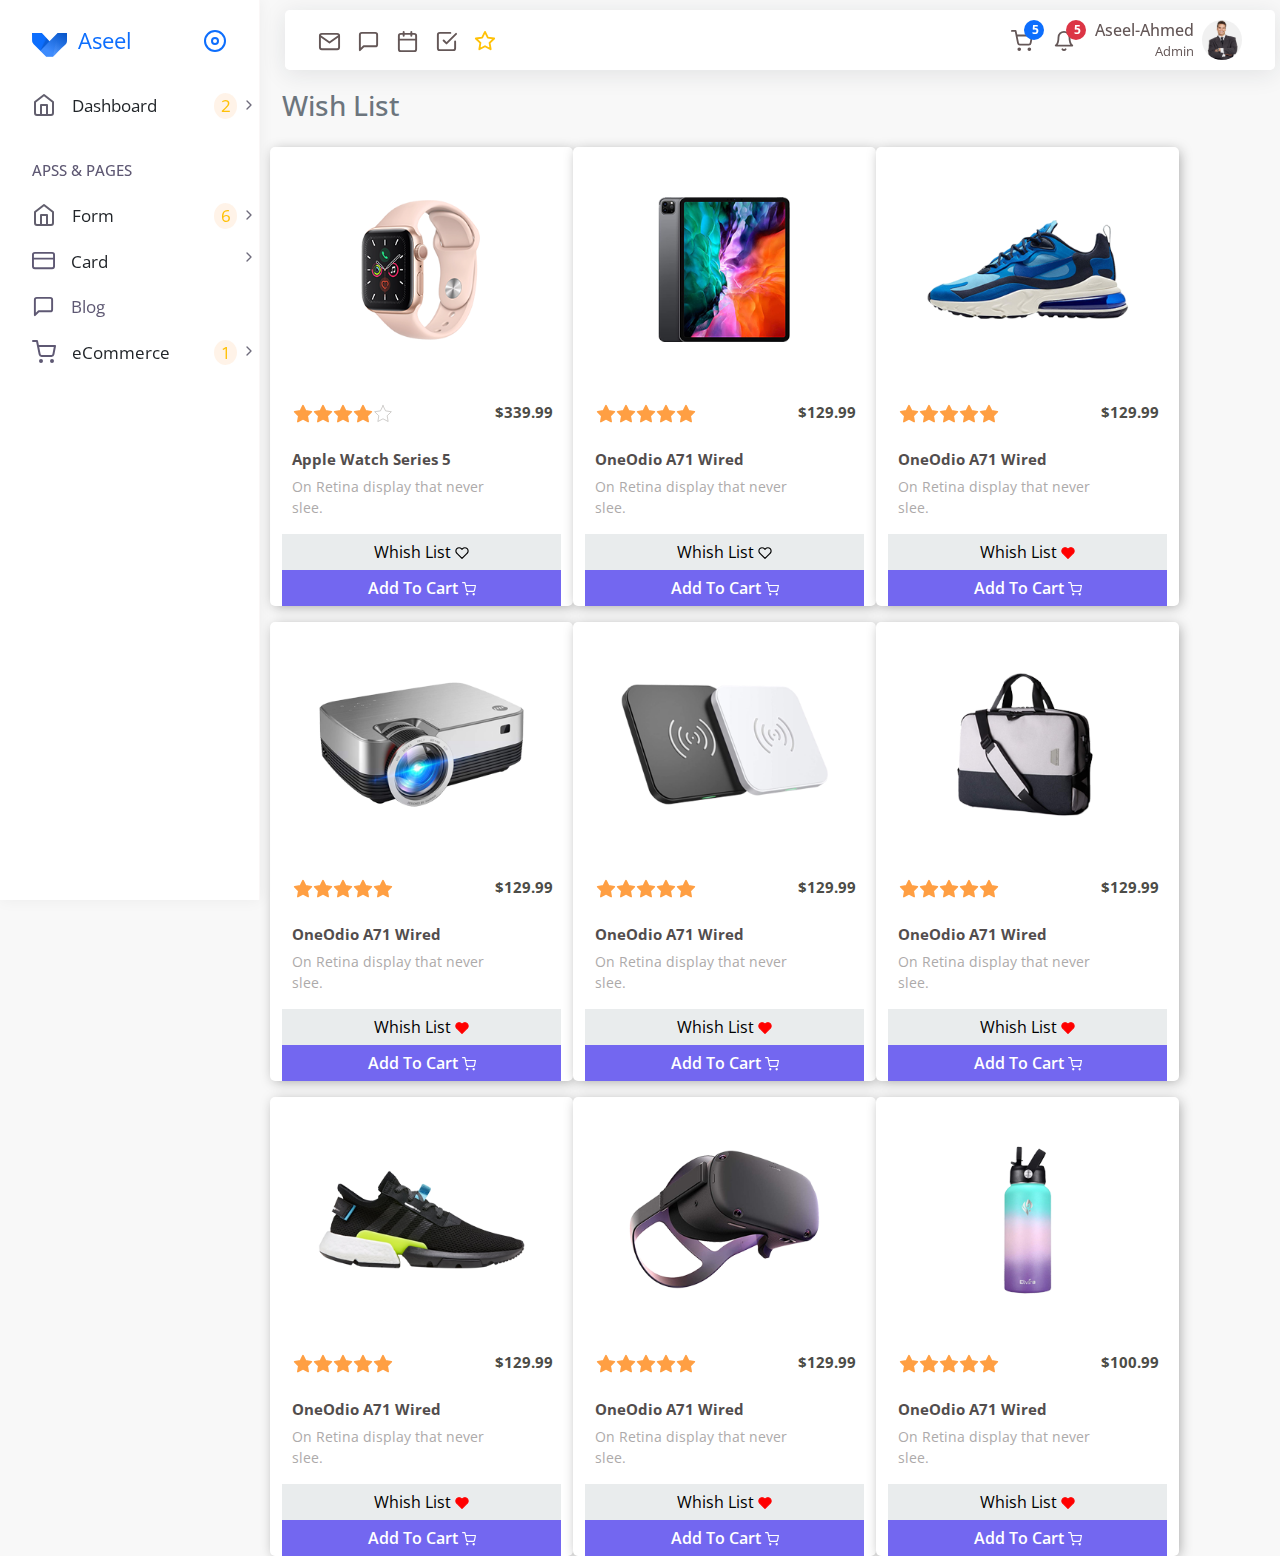
<file: whish-list.html>
<!DOCTYPE html>
<html lang="ar">
<head>
<title>Wish List</title>
<meta charset="utf-8">
<meta name="viewport" content="width=device-width, initialscale=1">
<link href="bootstrap/css/bootstrap.min.css" rel="stylesheet">
<link href="./scss/all.css" rel="stylesheet">
<link href="./scss/all.min.css" rel="stylesheet">
<script src="bootstrap/js/bootstrap.bundle.min.js"></script>
<link href="./scss/min.css" rel="stylesheet">
<link href="./scss/form/form.css" rel="stylesheet">
<link href="bootstrap/style.css" rel="stylesheet">
<link href="scss/card/card.css" rel="stylesheet">
<link href="scss/card/blog.css" rel="stylesheet">
<link href="scss/ecommerce/shop.css" rel="stylesheet">

  <!-- Google Fonts -->
  <link rel="preconnect" href="https://fonts.googleapis.com" />
  <link rel="preconnect" href="https://fonts.gstatic.com" crossorigin />
  <link
    href="https://fonts.googleapis.com/css2?family=Open+Sans:wght@400;700&family=Work+Sans:wght@200;300;400;500;600;700;800&display=swap"
    rel="stylesheet"
  />
</head>
<body>
  <div class="">
    <div class="mune-navbar navbar navbar-expand-sm bg-white rounded-3 text-dark sticky-top top-10 container-lg">
        <div class="container-fluid">
            <ul class="navbar-nav toggle d-flex   d-lg-none d-md-block">
                <li class="nav-item">
                    <a href="javascript:void(0);" class="link-item asibar-toogle">
                       <i class="fas fa-bars mune-toogle" style="font-size: 22px; color: #5e5873;"></i>
                    </a>
                </li>
            </ul>
            <ul class="navbar-nav first">
                <li class="nav-item"><a href="" class="nav-link">
                    <svg xmlns="http://www.w3.org/2000/svg" width="23" height="23" viewBox="0 0 24 24" fill="none" stroke="currentColor" stroke-width="2" stroke-linecap="round" stroke-linejoin="round" class="feather feather-mail ficon"><path d="M4 4h16c1.1 0 2 .9 2 2v12c0 1.1-.9 2-2 2H4c-1.1 0-2-.9-2-2V6c0-1.1.9-2 2-2z"></path><polyline points="22,6 12,13 2,6"></polyline></svg>                </a></li>
                <li class="nav-item"><a href="" class="nav-link">
                    <svg xmlns="http://www.w3.org/2000/svg" width="23" height="23" viewBox="0 0 24 24" fill="none" stroke="currentColor" stroke-width="2" stroke-linecap="round" stroke-linejoin="round" class="feather feather-message-square ficon"><path d="M21 15a2 2 0 0 1-2 2H7l-4 4V5a2 2 0 0 1 2-2h14a2 2 0 0 1 2 2z"></path></svg>
                </a></li>
                <li class="nav-item"><a href="" class="nav-link">
                    <svg xmlns="http://www.w3.org/2000/svg" width="23" height="23" viewBox="0 0 24 24" fill="none" stroke="currentColor" stroke-width="2" stroke-linecap="round" stroke-linejoin="round" class="feather feather-calendar ficon"><rect x="3" y="4" width="18" height="18" rx="2" ry="2"></rect><line x1="16" y1="2" x2="16" y2="6"></line><line x1="8" y1="2" x2="8" y2="6"></line><line x1="3" y1="10" x2="21" y2="10"></line></svg>
                </a></li>
                <li class="nav-item"><a href="" class="nav-link">
                    <svg xmlns="http://www.w3.org/2000/svg" width="23" height="23" viewBox="0 0 24 24" fill="none" stroke="currentColor" stroke-width="2" stroke-linecap="round" stroke-linejoin="round" class="feather feather-check-square ficon"><polyline points="9 11 12 14 22 4"></polyline><path d="M21 12v7a2 2 0 0 1-2 2H5a2 2 0 0 1-2-2V5a2 2 0 0 1 2-2h11"></path></svg>
                </a></li>
                <li class="nav-item dropdown"><a href="" class="nav-link" data-bs-toggle="dropdown">
                    <svg xmlns="http://www.w3.org/2000/svg" width="22" height="22" viewBox="0 0 24 24" fill="none" stroke="currentColor" stroke-width="2" stroke-linecap="round" stroke-linejoin="round" class="feather feather-star ficon text-warning"><polygon points="12 2 15.09 8.26 22 9.27 17 14.14 18.18 21.02 12 17.77 5.82 21.02 7 14.14 2 9.27 8.91 8.26 12 2"></polygon></svg>                </a>
               <ul class="dropdown-menu dropdown-menu-start star-menu">
                  
                <li>
                    <div class="dropdown-header">
                        <input type="search" class="form-control" data-search="search" placeholder="Bookmark">
                    </div>
                </li>
                   
                <li><a href="" class="dropdown-item d-flex justify-content-between align-items-center">
                    <div class="d-flex gap-2 align-items-center">
                        <svg xmlns="http://www.w3.org/2000/svg" width="18" height="18" viewBox="0 0 24 24" fill="none" stroke="currentColor" stroke-width="1" stroke-linecap="round" stroke-linejoin="round" class="feather feather-mail me-75 ficon"><path d="M4 4h16c1.1 0 2 .9 2 2v12c0 1.1-.9 2-2 2H4c-1.1 0-2-.9-2-2V6c0-1.1.9-2 2-2z"></path><polyline points="22,6 12,13 2,6"></polyline></svg>
                        <span class="font-small">Email</span>
                    </div>
                    <svg xmlns="http://www.w3.org/2000/svg" width="18" height="18" viewBox="0 0 24 24" fill="none" stroke="currentColor" stroke-width="2" stroke-linecap="round" stroke-linejoin="round" class="feather feather-star ficon text-warning"><polygon points="12 2 15.09 8.26 22 9.27 17 14.14 18.18 21.02 12 17.77 5.82 21.02 7 14.14 2 9.27 8.91 8.26 12 2"></polygon></svg>
                </a></li>
                <li><a href="" class="dropdown-item d-flex justify-content-between align-items-center">
                    <div class="d-flex gap-2 align-items-center">
                        <svg xmlns="http://www.w3.org/2000/svg" width="18" height="18" viewBox="0 0 24 24" fill="none" stroke="currentColor" stroke-width="1" stroke-linecap="round" stroke-linejoin="round" class="feather feather-mail me-75 ficon"><path d="M4 4h16c1.1 0 2 .9 2 2v12c0 1.1-.9 2-2 2H4c-1.1 0-2-.9-2-2V6c0-1.1.9-2 2-2z"></path><polyline points="22,6 12,13 2,6"></polyline></svg>
                        <span class="font-small">Chat</span>
                    </div>
                    <svg xmlns="http://www.w3.org/2000/svg" width="18" height="18" viewBox="0 0 24 24" fill="none" stroke="currentColor" stroke-width="2" stroke-linecap="round" stroke-linejoin="round" class="feather feather-star ficon text-warning"><polygon points="12 2 15.09 8.26 22 9.27 17 14.14 18.18 21.02 12 17.77 5.82 21.02 7 14.14 2 9.27 8.91 8.26 12 2"></polygon></svg>
                </a></li>
                <li><a href="" class="dropdown-item d-flex justify-content-between align-items-center">
                    <div class="d-flex gap-2 align-items-center">
                        <svg xmlns="http://www.w3.org/2000/svg" width="18" height="18" viewBox="0 0 24 24" fill="none" stroke="currentColor" stroke-width="1" stroke-linecap="round" stroke-linejoin="round" class="feather feather-mail me-75 ficon"><path d="M4 4h16c1.1 0 2 .9 2 2v12c0 1.1-.9 2-2 2H4c-1.1 0-2-.9-2-2V6c0-1.1.9-2 2-2z"></path><polyline points="22,6 12,13 2,6"></polyline></svg>
                        <span class="font-small">Calendar</span>
                    </div>
                    <svg xmlns="http://www.w3.org/2000/svg" width="18" height="18" viewBox="0 0 24 24" fill="none" stroke="currentColor" stroke-width="2" stroke-linecap="round" stroke-linejoin="round" class="feather feather-star ficon text-warning"><polygon points="12 2 15.09 8.26 22 9.27 17 14.14 18.18 21.02 12 17.77 5.82 21.02 7 14.14 2 9.27 8.91 8.26 12 2"></polygon></svg>
                </a></li>
                <li><a href="" class="dropdown-item d-flex justify-content-between align-items-center">
                    <div class="d-flex gap-2 align-items-center">
                        <svg xmlns="http://www.w3.org/2000/svg" width="18" height="18" viewBox="0 0 24 24" fill="none" stroke="currentColor" stroke-width="1" stroke-linecap="round" stroke-linejoin="round" class="feather feather-mail me-75 ficon"><path d="M4 4h16c1.1 0 2 .9 2 2v12c0 1.1-.9 2-2 2H4c-1.1 0-2-.9-2-2V6c0-1.1.9-2 2-2z"></path><polyline points="22,6 12,13 2,6"></polyline></svg>
                        <span class="font-small">Todo</span>
                    </div>
                    <svg xmlns="http://www.w3.org/2000/svg" width="18" height="18" viewBox="0 0 24 24" fill="none" stroke="currentColor" stroke-width="2" stroke-linecap="round" stroke-linejoin="round" class="feather feather-star ficon text-warning"><polygon points="12 2 15.09 8.26 22 9.27 17 14.14 18.18 21.02 12 17.77 5.82 21.02 7 14.14 2 9.27 8.91 8.26 12 2"></polygon></svg>
                </a></li>
               </ul>
            </li>
            </ul>
            <ul class="navbar-nav flex-row-reverse align-items-center gap-lg-1 gap-3">
            
                <li class="nav-item">
                    <a href="" class="nav-link gap-2 d-flex flex-row-reverse flex-sm-row-reverse align-items-center justify-content-center">
                    <img src="./assets/team/03.jpg" class="rounded-circle avater-user" width="40px" height="40px" alt="">
                    <div class="user-nav  d-lg-flex flex-column align-items-end  d-none">
                        <span class="user-name">Aseel-Ahmed</span>
                        <span class="user-role">Admin</span>
                    </div>
                </a>
            </li>
                <li class="nav-notification nav-item dropdown dropstart ">
                    <a href="javascript:void()" class="nav-link" data-bs-toggle="dropdown">
                    <svg xmlns="http://www.w3.org/2000/svg" width="22" height="22" viewBox="0 0 24 24" fill="none" stroke="currentColor" stroke-width="2" stroke-linecap="round" stroke-linejoin="round" class="feather feather-bell ficon"><path d="M18 8A6 6 0 0 0 6 8c0 7-3 9-3 9h18s-3-2-3-9"></path><path d="M13.73 21a2 2 0 0 1-3.46 0"></path></svg>
                </a>
                <span class="badge rounded-pill bg-danger badge-up">5</span>
                    <ul class="dropdown-menu notification-menu ">
                        <div class="item-notification">
                        <li>
                            <div  class="dropdown-header d-flex flex-row align-items-cente justify-content-between">
                            <span class="notification-title fw-bold">
                                Notifications
                            </span>
                            <span class="notification-count rounded-3 fw-bold">
                                6 new
                            </span>
                        </div>
                    </li>
                        <li>
                           <a href="javascript:void();" class="dropdown-item d-flex align-items-center gap-3">
                            <div class="">
                                <img src="./assets/team/07.jpg" class="rounded-circle" alt="" width="30px" height="30px">
                            </div>
                            <div class="noifiction-body">
                                <span class="notification-user-title">
                                    Congratulation Sam 🎉
                                </span>
                                <p class="notification-user-text">
                                    Won the monthly best seller badge.
                                </p>
                            </div>
                           </a>
                        </li>
                        <li>
                            <a href="javascript:void();" class="dropdown-item d-flex align-items-center gap-3">
                             <div class="">
                                 <img src="./assets/team/07.jpg" class="rounded-circle" alt="" width="30px" height="30px">
                             </div>
                             <div class="noifiction-body">
                                 <span class="notification-user-title">
                                     Congratulation Sam 🎉
                                 </span>
                                 <p class="notification-user-text">
                                     Won the monthly best seller badge.
                                 </p>
                             </div>
                            </a>
                         </li>
                         <li>
                            <a href="javascript:void();" class="dropdown-item d-flex align-items-center gap-3">
                             <div class="">
                                 <img src="./assets/team/07.jpg" class="rounded-circle" alt="" width="30px" height="30px">
                             </div>
                             <div class="noifiction-body">
                                 <span class="notification-user-title">
                                     Congratulation Sam 🎉
                                 </span>
                                 <p class="notification-user-text">
                                     Won the monthly best seller badge.
                                 </p>
                             </div>
                            </a>
                         </li>
                         <li>
                            <a href="javascript:void();" class="dropdown-item d-flex align-items-center gap-3">
                             <div class="">
                                 <img src="./assets/team/07.jpg" class="rounded-circle" alt="" width="30px" height="30px">
                             </div>
                             <div class="noifiction-body">
                                 <span class="notification-user-title">
                                     Congratulation Sam 🎉
                                 </span>
                                 <p class="notification-user-text">
                                     Won the monthly best seller badge.
                                 </p>
                             </div>
                            </a>
                         </li>
                         <li>
                            <a href="javascript:void();" class="dropdown-item d-flex align-items-center gap-3">
                             <div class="">
                                 <img src="./assets/team/07.jpg" class="rounded-circle" alt="" width="30px" height="30px">
                             </div>
                             <div class="noifiction-body">
                                 <span class="notification-user-title">
                                     Congratulation Sam 🎉
                                 </span>
                                 <p class="notification-user-text">
                                     Won the monthly best seller badge.
                                 </p>
                             </div>
                            </a>
                         </li>
                        </div>
                        <li>
                            <div class="footer-notification">
                            <button class="btn btn-primary w-100 " type="button">Read All Notification</button>
                        </div>
                        </li>
                        
                       
                    </ul>
               </li>
               
               <!-- start cart -->
               <li class="nav-notification nav-item dropdown dropstart ">
                <a href="javascript:void()" class="nav-link" data-bs-toggle="dropdown">
   <svg xmlns="http://www.w3.org/2000/svg" width="22" height="22" viewBox="0 0 24 24" fill="none" stroke="currentColor" stroke-width="2" stroke-linecap="round" stroke-linejoin="round" class="feather feather-shopping-cart ficon"><circle cx="9" cy="21" r="1"></circle><circle cx="20" cy="21" r="1"></circle><path d="M1 1h4l2.68 13.39a2 2 0 0 0 2 1.61h9.72a2 2 0 0 0 2-1.61L23 6H6"></path></svg>
                </a>
            <span class="badge rounded-pill bg-primary badge-up">5</span>
                <ul class="dropdown-menu notification-menu cart-menu ">
                    <div class="item-notification">
                    <li>
                        <div  class="dropdown-header d-flex flex-row align-items-cente justify-content-between">
                        <h5  class="card-title">
                            My Cart
                        </h5 >
                        <span class="notification-count rounded-3 fw-bold pt-1">
                            4 new
                        </span>
                    </div>
                </li>
                    <li>
                      <div class="list-group-input d-flex justify-content-evenly">
                    <img src="./assets/team/03.jpg" class="cart-image"  alt="">
                       <div class="list-item d-flex align-items-center">
                           <div class="media-heading d-flex flex-column">
                            <span class="cart-item-title">Apple watch 5</span>
                            <span class="cart-item-by">By Apple</span>
                           </div>
                           <div class="input-group">
                               <div class="cart-item-group d-flex align-items-center justify-content-center flex-grow-1 ">
                                <span class="input-group-btn bootstrap-touchspin-dn">
                                    <button class="btn btn-primary bootstrap-touchspin-dn " type="button">
                                        <svg xmlns="http://www.w3.org/2000/svg" width="10" height="10" viewBox="0 0 24 24" fill="none" stroke="currentColor" stroke-width="2" stroke-linecap="round" stroke-linejoin="round" class="feather feather-minus"><line x1="5" y1="12" x2="19" y2="12"></line></svg>
                                    </button>
                                </span>
                                   
                            <input class="touchspin-cart form-control" type="number" value="1">
                            <span class="input-group-btn bootstrap-touchspin-up">
                                <button class="btn btn-primary bootstrap-touchspin-up" type="button"><svg xmlns="http://www.w3.org/2000/svg" width="10" height="10" viewBox="0 0 24 24" fill="none" stroke="currentColor" stroke-width="2" stroke-linecap="round" stroke-linejoin="round" class="feather feather-plus"><line x1="12" y1="5" x2="12" y2="19"></line><line x1="5" y1="12" x2="19" y2="12"></line></svg></button>
                            </span>
                               </div>
                           </div>
                           <span class="cart-item-price">$374.90</span>
                           
                       </div>
                      </div>
                    </li>
                    <li>
                        <div class="list-group-input  d-flex justify-content-evenly">
                      <img src="./assets/team/03.jpg" class="cart-image"  alt="">
                         <div class="list-item d-flex align-items-center">
                             <div class="media-heading d-flex flex-column">
                              <span class="cart-item-title">Apple watch 5</span>
                              <span class="cart-item-by">By Apple</span>
                             </div>
                             <div class="input-group">
                                 <div class="cart-item-group d-flex align-items-center justify-content-center flex-grow-1 ">
                                  <span class="input-group-btn bootstrap-touchspin-dn">
                                      <button class="btn btn-primary bootstrap-touchspin-dn " type="button">
                                          <svg xmlns="http://www.w3.org/2000/svg" width="10" height="10" viewBox="0 0 24 24" fill="none" stroke="currentColor" stroke-width="2" stroke-linecap="round" stroke-linejoin="round" class="feather feather-minus"><line x1="5" y1="12" x2="19" y2="12"></line></svg>
                                      </button>
                                  </span>
                                     
                              <input class="touchspin-cart form-control" type="number" value="1">
                              <span class="input-group-btn bootstrap-touchspin-up">
                                  <button class="btn btn-primary bootstrap-touchspin-up" type="button"><svg xmlns="http://www.w3.org/2000/svg" width="10" height="10" viewBox="0 0 24 24" fill="none" stroke="currentColor" stroke-width="2" stroke-linecap="round" stroke-linejoin="round" class="feather feather-plus"><line x1="12" y1="5" x2="12" y2="19"></line><line x1="5" y1="12" x2="19" y2="12"></line></svg></button>
                              </span>
                                 </div>
                             </div>
                             <span class="cart-item-price">$374.90</span>
                             
                         </div>
                        </div>
                      </li>
                      <li>
                        <div class="list-group-input d-flex justify-content-evenly">
                      <img src="./assets/team/03.jpg" class="cart-image"  alt="">
                         <div class="list-item d-flex align-items-center">
                             <div class="media-heading d-flex flex-column">
                              <span class="cart-item-title">Apple watch 5</span>
                              <span class="cart-item-by">By Apple</span>
                             </div>
                             <div class="input-group">
                                 <div class="cart-item-group d-flex align-items-center justify-content-center flex-grow-1 ">
                                  <span class="input-group-btn bootstrap-touchspin-dn">
                                      <button class="btn btn-primary bootstrap-touchspin-dn " type="button">
                                          <svg xmlns="http://www.w3.org/2000/svg" width="10" height="10" viewBox="0 0 24 24" fill="none" stroke="currentColor" stroke-width="2" stroke-linecap="round" stroke-linejoin="round" class="feather feather-minus"><line x1="5" y1="12" x2="19" y2="12"></line></svg>
                                      </button>
                                  </span>
                                     
                              <input class="touchspin-cart form-control" type="number" value="1">
                              <span class="input-group-btn bootstrap-touchspin-up">
                                  <button class="btn btn-primary bootstrap-touchspin-up" type="button"><svg xmlns="http://www.w3.org/2000/svg" width="10" height="10" viewBox="0 0 24 24" fill="none" stroke="currentColor" stroke-width="2" stroke-linecap="round" stroke-linejoin="round" class="feather feather-plus"><line x1="12" y1="5" x2="12" y2="19"></line><line x1="5" y1="12" x2="19" y2="12"></line></svg></button>
                              </span>
                                 </div>
                             </div>
                             <span class="cart-item-price">$374.90</span>
                             
                         </div>
                        </div>
                      </li>
                      <li>
                        <div class="list-group-input d-flex justify-content-evenly">
                      <img src="./assets/team/03.jpg" class="cart-image"  alt="">
                         <div class="list-item d-flex align-items-center">
                             <div class="media-heading d-flex flex-column">
                              <span class="cart-item-title">Apple watch 5</span>
                              <span class="cart-item-by">By Apple</span>
                             </div>
                             <div class="input-group">
                                 <div class="cart-item-group d-flex align-items-center justify-content-center flex-grow-1 ">
                                  <span class="input-group-btn bootstrap-touchspin-dn">
                                      <button class="btn btn-primary bootstrap-touchspin-dn " type="button">
                                          <svg xmlns="http://www.w3.org/2000/svg" width="10" height="10" viewBox="0 0 24 24" fill="none" stroke="currentColor" stroke-width="2" stroke-linecap="round" stroke-linejoin="round" class="feather feather-minus"><line x1="5" y1="12" x2="19" y2="12"></line></svg>
                                      </button>
                                  </span>
                                     
                              <input class="touchspin-cart form-control" type="number" value="1">
                              <span class="input-group-btn bootstrap-touchspin-up">
                                  <button class="btn btn-primary bootstrap-touchspin-up" type="button"><svg xmlns="http://www.w3.org/2000/svg" width="10" height="10" viewBox="0 0 24 24" fill="none" stroke="currentColor" stroke-width="2" stroke-linecap="round" stroke-linejoin="round" class="feather feather-plus"><line x1="12" y1="5" x2="12" y2="19"></line><line x1="5" y1="12" x2="19" y2="12"></line></svg></button>
                              </span>
                                 </div>
                             </div>
                             <span class="cart-item-price">$374.90</span>
                             
                         </div>
                        </div>
                      </li>
                      <li>
                        <div class="list-group-input d-flex justify-content-evenly">
                      <img src="./assets/team/03.jpg" class="cart-image"  alt="">
                         <div class="list-item d-flex align-items-center">
                             <div class="media-heading d-flex flex-column">
                              <span class="cart-item-title">Apple watch 5</span>
                              <span class="cart-item-by">By Apple</span>
                             </div>
                             <div class="input-group">
                                 <div class="cart-item-group d-flex align-items-center justify-content-center flex-grow-1 ">
                                  <span class="input-group-btn bootstrap-touchspin-dn">
                                      <button class="btn btn-primary bootstrap-touchspin-dn " type="button">
                                          <svg xmlns="http://www.w3.org/2000/svg" width="10" height="10" viewBox="0 0 24 24" fill="none" stroke="currentColor" stroke-width="2" stroke-linecap="round" stroke-linejoin="round" class="feather feather-minus"><line x1="5" y1="12" x2="19" y2="12"></line></svg>
                                      </button>
                                  </span>
                                     
                              <input class="touchspin-cart form-control" type="number" value="1">
                              <span class="input-group-btn bootstrap-touchspin-up">
                                  <button class="btn btn-primary bootstrap-touchspin-up" type="button"><svg xmlns="http://www.w3.org/2000/svg" width="10" height="10" viewBox="0 0 24 24" fill="none" stroke="currentColor" stroke-width="2" stroke-linecap="round" stroke-linejoin="round" class="feather feather-plus"><line x1="12" y1="5" x2="12" y2="19"></line><line x1="5" y1="12" x2="19" y2="12"></line></svg></button>
                              </span>
                                 </div>
                             </div>
                             <span class="cart-item-price">$374.90</span>
                             
                         </div>
                        </div>
                      </li>
                      <li>
                        <div class="list-group-input d-flex justify-content-evenly">
                      <img src="./assets/team/03.jpg" class="cart-image"  alt="">
                         <div class="list-item d-flex align-items-center">
                             <div class="media-heading d-flex flex-column">
                              <span class="cart-item-title">Apple watch 5</span>
                              <span class="cart-item-by">By Apple</span>
                             </div>
                             <div class="input-group">
                                 <div class="cart-item-group d-flex align-items-center justify-content-center flex-grow-1 ">
                                  <span class="input-group-btn bootstrap-touchspin-dn">
                                      <button class="btn btn-primary bootstrap-touchspin-dn " type="button">
                                          <svg xmlns="http://www.w3.org/2000/svg" width="10" height="10" viewBox="0 0 24 24" fill="none" stroke="currentColor" stroke-width="2" stroke-linecap="round" stroke-linejoin="round" class="feather feather-minus"><line x1="5" y1="12" x2="19" y2="12"></line></svg>
                                      </button>
                                  </span>
                                     
                              <input class="touchspin-cart form-control" type="number" value="1">
                              <span class="input-group-btn bootstrap-touchspin-up">
                                  <button class="btn btn-primary bootstrap-touchspin-up" type="button"><svg xmlns="http://www.w3.org/2000/svg" width="10" height="10" viewBox="0 0 24 24" fill="none" stroke="currentColor" stroke-width="2" stroke-linecap="round" stroke-linejoin="round" class="feather feather-plus"><line x1="12" y1="5" x2="12" y2="19"></line><line x1="5" y1="12" x2="19" y2="12"></line></svg></button>
                              </span>
                                 </div>
                             </div>
                             <span class="cart-item-price">$374.90</span>
                             
                         </div>
                        </div>
                      </li>
                      <li>
                        <div class="list-group-input d-flex justify-content-evenly">
                      <img src="./assets/team/03.jpg" class="cart-image"  alt="">
                         <div class="list-item d-flex align-items-center">
                             <div class="media-heading d-flex flex-column">
                              <span class="cart-item-title">Apple watch 5</span>
                              <span class="cart-item-by">By Apple</span>
                             </div>
                             <div class="input-group">
                                 <div class="cart-item-group d-flex align-items-center justify-content-center flex-grow-1 ">
                                  <span class="input-group-btn bootstrap-touchspin-dn">
                                      <button class="btn btn-primary bootstrap-touchspin-dn " type="button">
                                          <svg xmlns="http://www.w3.org/2000/svg" width="10" height="10" viewBox="0 0 24 24" fill="none" stroke="currentColor" stroke-width="2" stroke-linecap="round" stroke-linejoin="round" class="feather feather-minus"><line x1="5" y1="12" x2="19" y2="12"></line></svg>
                                      </button>
                                  </span>
                                     
                              <input class="touchspin-cart form-control" type="number" value="1">
                              <span class="input-group-btn bootstrap-touchspin-up">
                                  <button class="btn btn-primary bootstrap-touchspin-up" type="button"><svg xmlns="http://www.w3.org/2000/svg" width="10" height="10" viewBox="0 0 24 24" fill="none" stroke="currentColor" stroke-width="2" stroke-linecap="round" stroke-linejoin="round" class="feather feather-plus"><line x1="12" y1="5" x2="12" y2="19"></line><line x1="5" y1="12" x2="19" y2="12"></line></svg></button>
                              </span>
                                 </div>
                             </div>
                             <span class="cart-item-price">$374.90</span>
                             
                         </div>
                        </div>
                      </li>
                    </div>
                    <li>
                        <div class="footer-notification">
                            <div class="total d-flex justify-content-between">
                                <span class="fw-bold">
                                    Total:
                                </span>
                                <span class="text-primary fw-bold">
                                    $10,999.00
                                </span>
                            </div>
                        <button class="btn btn-primary w-100 " type="button">checkout</button>
                    </div>
                    </li>
                    
                   
                </ul>
           </li>
               <!-- end cart -->
               
                <!-- <li class="nav-item"><a href="" class="nav-link">item 3</a></li> -->
                <!-- <li class="nav-item"><a href="" class="nav-link">item 4</a></li> -->
            </ul>
        </div>
    </div>
    <aside class="bg-white">
        <div class="navbar-header p-3">
            <ul class="nav d-flex flex-row justify-content-between align-items-center">
                <li class="nav-item">
                    <div class="header-logo">
                        <a href="#" class="nav-link ">
                            <svg viewBox="0 0 139 95" version="1.1" xmlns="http://www.w3.org/2000/svg" xmlns:xlink="http://www.w3.org/1999/xlink" height="24">
                                <defs>
                                    <linearGradient id="linearGradient-1" x1="100%" y1="10.5120544%" x2="50%" y2="89.4879456%">
                                        <stop stop-color="#000000" offset="0%"></stop>
                                        <stop stop-color="#FFFFFF" offset="100%"></stop>
                                    </linearGradient>
                                    <linearGradient id="linearGradient-2" x1="64.0437835%" y1="46.3276743%" x2="37.373316%" y2="100%">
                                        <stop stop-color="#EEEEEE" stop-opacity="0" offset="0%"></stop>
                                        <stop stop-color="#FFFFFF" offset="100%"></stop>
                                    </linearGradient>
                                </defs>
                                <g id="Page-1" stroke="none" stroke-width="1" fill="none" fill-rule="evenodd">
                                    <g id="Artboard" transform="translate(-400.000000, -178.000000)">
                                        <g id="Group" transform="translate(400.000000, 178.000000)">
                                            <path class="text-primary" id="Path" d="M-5.68434189e-14,2.84217094e-14 L39.1816085,2.84217094e-14 L69.3453773,32.2519224 L101.428699,2.84217094e-14 L138.784583,2.84217094e-14 L138.784199,29.8015838 C137.958931,37.3510206 135.784352,42.5567762 132.260463,45.4188507 C128.736573,48.2809251 112.33867,64.5239941 83.0667527,94.1480575 L56.2750821,94.1480575 L6.71554594,44.4188507 C2.46876683,39.9813776 0.345377275,35.1089553 0.345377275,29.8015838 C0.345377275,24.4942122 0.230251516,14.560351 -5.68434189e-14,2.84217094e-14 Z" style="fill:currentColor"></path>
                                            <path id="Path1" d="M69.3453773,32.2519224 L101.428699,1.42108547e-14 L138.784583,1.42108547e-14 L138.784199,29.8015838 C137.958931,37.3510206 135.784352,42.5567762 132.260463,45.4188507 C128.736573,48.2809251 112.33867,64.5239941 83.0667527,94.1480575 L56.2750821,94.1480575 L32.8435758,70.5039241 L69.3453773,32.2519224 Z" fill="url(#linearGradient-1)" opacity="0.2"></path>
                                            <polygon id="Path-2" fill="#000000" opacity="0.049999997" points="69.3922914 32.4202615 32.8435758 70.5039241 54.0490008 16.1851325"></polygon>
                                            <polygon id="Path-21" fill="#000000" opacity="0.099999994" points="69.3922914 32.4202615 32.8435758 70.5039241 58.3683556 20.7402338"></polygon>
                                            <polygon id="Path-3" fill="url(#linearGradient-2)" opacity="0.099999994" points="101.428699 0 83.0667527 94.1480575 130.378721 47.0740288"></polygon>
                                        </g>
                                    </g>
                                </g>
                            </svg>
                            <span class="navbar-brand ">Aseel</span>
                        </a>
                    </div>
                </li>
                <li class="nav-item">
                    <a href="" class="nav-link">
                        <svg xmlns="http://www.w3.org/2000/svg" width="24" height="24" viewBox="0 0 24 24" fill="none" stroke="currentColor" stroke-width="2" stroke-linecap="round" stroke-linejoin="round" class="feather feather-disc d-none d-xl-block collapse-toggle-icon primary font-medium-4"><circle cx="12" cy="12" r="10"></circle><circle cx="12" cy="12" r="3"></circle></svg> 
                        <svg xmlns="http://www.w3.org/2000/svg" width="24" height="24" viewBox="0 0 24 24" fill="none" stroke="currentColor" stroke-width="2" stroke-linecap="round" stroke-linejoin="round" class="feather feather-x d-block d-xl-none text-primary toggle-icon font-medium-4"><line x1="18" y1="6" x2="6" y2="18"></line><line x1="6" y1="6" x2="18" y2="18"></line></svg>
                     </a>
                </li>

            </ul>
           <div class="main-menu">
            <ul class="nav navigation-main  d-flex flex-xl-column">
                
                <li class="nav-item sub-item">
                    <a class="nav-link d-flex gap-3 has-sub" id="dashboard">
                        <svg xmlns="http://www.w3.org/2000/svg" width="24" height="24" viewBox="0 0 24 24" fill="none" stroke="currentColor" stroke-width="2" stroke-linecap="round" stroke-linejoin="round" class="feather feather-home " style="color: #625f6e;"><path d="M3 9l9-7 9 7v11a2 2 0 0 1-2 2H5a2 2 0 0 1-2-2z"></path><polyline points="9 22 9 12 15 12 15 22"></polyline></svg>
                        <span class="menu-title  text-dark ">Dashboard</span>
                        <span class="menu-count position-absolute text-warning rounded-circle text-center">2</span>
                    </a>
                    <ul class="menu-content" aria-menue="dashboard" >
                        <li>
                            <a class="nav-link d-flex align-items-center gap-4" href="./Blog-list.html">
                                <svg xmlns="http://www.w3.org/2000/svg" width="14" height="14" viewBox="0 0 24 24" fill="none" stroke="currentColor" stroke-width="2" stroke-linecap="round" stroke-linejoin="round" class="feather feather-circle"><circle cx="12" cy="12" r="10"></circle></svg>
                                <span class="menu-item text-truncate" >Dashboard 1</span>
                            </a>
                        </li>
                        <li>
                            <a class="nav-link d-flex align-items-center gap-4" href="./Blog-list.html">
                                <svg xmlns="http://www.w3.org/2000/svg" width="14" height="14" viewBox="0 0 24 24" fill="none" stroke="currentColor" stroke-width="2" stroke-linecap="round" stroke-linejoin="round" class="feather feather-circle"><circle cx="12" cy="12" r="10"></circle></svg>
                                <span class="menu-item text-truncate">Dashboard 2</span>
                            </a>
                        </li>
                        
                    </ul>
                </li>
                <li class="nav-item header-item">
                       <a class="nav-link  d-flex">
                        <span class="menu-title">Apss & Pages</span>
                       </a>
                </li>
                <li class="nav-item sub-item">
                    <a class="nav-link d-flex gap-3 has-sub" id="form-element">
                        <svg xmlns="http://www.w3.org/2000/svg" width="24" height="24" viewBox="0 0 24 24" fill="none" stroke="currentColor" stroke-width="2" stroke-linecap="round" stroke-linejoin="round" class="feather feather-home " style="color: #625f6e;"><path d="M3 9l9-7 9 7v11a2 2 0 0 1-2 2H5a2 2 0 0 1-2-2z"></path><polyline points="9 22 9 12 15 12 15 22"></polyline></svg>
                        <span class="menu-title  text-dark ">Form</span>
                        <span class="menu-count position-absolute text-warning rounded-circle text-center">6</span>
                    </a>
                    <ul class="menu-content" aria-menue="form-element" >
                        <li>
                            <a class="nav-link d-flex align-items-center gap-4" href="./form-Element.html">
                                <svg xmlns="http://www.w3.org/2000/svg" width="14" height="14" viewBox="0 0 24 24" fill="none" stroke="currentColor" stroke-width="2" stroke-linecap="round" stroke-linejoin="round" class="feather feather-circle"><circle cx="12" cy="12" r="10"></circle></svg>
                                <span class="menu-item text-truncate">Input</span>
                            </a>
                        </li>
                        <li>
                            <a class="nav-link d-flex align-items-center gap-4" href="./input-group.html">
                                <svg xmlns="http://www.w3.org/2000/svg" width="14" height="14" viewBox="0 0 24 24" fill="none" stroke="currentColor" stroke-width="2" stroke-linecap="round" stroke-linejoin="round" class="feather feather-circle"><circle cx="12" cy="12" r="10"></circle></svg>
                                <span class="menu-item text-truncate">Input Group</span>
                            </a>
                        </li>
                        <li>
                            <a class="nav-link d-flex align-items-center gap-4" href="./form-checkbox.html">
                                <svg xmlns="http://www.w3.org/2000/svg" width="14" height="14" viewBox="0 0 24 24" fill="none" stroke="currentColor" stroke-width="2" stroke-linecap="round" stroke-linejoin="round" class="feather feather-circle"><circle cx="12" cy="12" r="10"></circle></svg>
                                <span class="menu-item text-truncate">Checkbox</span>
                            </a>
                        </li>
                        <li>
                            <a class="nav-link d-flex align-items-center gap-4" href="./form-radio.html">
                                <svg xmlns="http://www.w3.org/2000/svg" width="14" height="14" viewBox="0 0 24 24" fill="none" stroke="currentColor" stroke-width="2" stroke-linecap="round" stroke-linejoin="round" class="feather feather-circle"><circle cx="12" cy="12" r="10"></circle></svg>
                                <span class="menu-item text-truncate">radio</span>
                            </a>
                        </li>
                        <li>
                            <a class="nav-link d-flex align-items-center gap-4" href="./form-switch.html">
                                <svg xmlns="http://www.w3.org/2000/svg" width="14" height="14" viewBox="0 0 24 24" fill="none" stroke="currentColor" stroke-width="2" stroke-linecap="round" stroke-linejoin="round" class="feather feather-circle"><circle cx="12" cy="12" r="10"></circle></svg>
                                <span class="menu-item text-truncate"> Switch</span>
                            </a>
                        </li>
                        <li>
                            <a class="nav-link d-flex align-items-center gap-4" href="./form-teaxt-area.html">
                                <svg xmlns="http://www.w3.org/2000/svg" width="14" height="14" viewBox="0 0 24 24" fill="none" stroke="currentColor" stroke-width="2" stroke-linecap="round" stroke-linejoin="round" class="feather feather-circle"><circle cx="12" cy="12" r="10"></circle></svg>
                                <span class="menu-item text-truncate">Teaxt Area</span>
                            </a>
                        </li>
                        
                    </ul>
                </li>
                <li class="nav-item sub-item">
                    <a class="nav-link d-flex gap-3 has-sub" id="card">
                        <svg xmlns="http://www.w3.org/2000/svg" width="23" height="23" viewBox="0 0 24 24" fill="none" stroke="currentColor" stroke-width="2" stroke-linecap="round" stroke-linejoin="round" class="feather feather-credit-card"><rect x="1" y="4" width="22" height="16" rx="2" ry="2"></rect><line x1="1" y1="10" x2="23" y2="10"></line></svg>                        <span class="menu-title  text-dark ">Card</span>
                        <span class="menu-count position-absolute text-warning rounded-circle text-center"></span>
                    </a>
                    <ul class="menu-content" aria-menue="card" >
                        <li>
                            <a class="nav-link d-flex align-items-center gap-4" href="./card.html">
                                <svg xmlns="http://www.w3.org/2000/svg" width="14" height="14" viewBox="0 0 24 24" fill="none" stroke="currentColor" stroke-width="2" stroke-linecap="round" stroke-linejoin="round" class="feather feather-circle"><circle cx="12" cy="12" r="10"></circle></svg>                             <span class="menu-item text-truncate">Basic</span>
                            </a>
                        </li>
                      
                        
                    </ul>
                </li>
                <li class="nav-item">
                    <a class="nav-link d-flex gap-3 align-items-center" href="./Blog-list.html">
                        <svg xmlns="http://www.w3.org/2000/svg" width="23" height="23" viewBox="0 0 24 24" fill="none" stroke="currentColor" stroke-width="2" stroke-linecap="round" stroke-linejoin="round" class="feather feather-message-square"><path d="M21 15a2 2 0 0 1-2 2H7l-4 4V5a2 2 0 0 1 2-2h14a2 2 0 0 1 2 2z"></path></svg>        
                        <span class="menu-title">Blog</span>
                    </a>
                </li>
                <li class="nav-item sub-item">
                    <a class="nav-link d-flex gap-3 has-sub" id="ecommerce">
                        <svg xmlns="http://www.w3.org/2000/svg" width="24" height="24" viewBox="0 0 24 24" fill="none" stroke="currentColor" stroke-width="2" stroke-linecap="round" stroke-linejoin="round" class="feather feather-shopping-cart"><circle cx="9" cy="21" r="1"></circle><circle cx="20" cy="21" r="1"></circle><path d="M1 1h4l2.68 13.39a2 2 0 0 0 2 1.61h9.72a2 2 0 0 0 2-1.61L23 6H6"></path></svg>                        <span class="menu-title  text-dark ">eCommerce</span>
                        <span class="menu-count position-absolute text-warning rounded-circle text-center">1</span>
                    </a>
                    <ul class="menu-content" aria-menue="ecommerce" >
                        <li>
                            <a class="nav-link d-flex align-items-center gap-4" href="./shop.html">
                                <svg xmlns="http://www.w3.org/2000/svg" width="14" height="14" viewBox="0 0 24 24" fill="none" stroke="currentColor" stroke-width="2" stroke-linecap="round" stroke-linejoin="round" class="feather feather-circle"><circle cx="12" cy="12" r="10"></circle></svg>
                                <span class="menu-item text-truncate" >shop</span>
                            </a>
                        </li>
                      
                        
                    </ul>
                </li>
                
            </ul>
           </div>
        </div>
    </aside>
    <div class="content-page">
      <div class="container-fluid">
       <div class="content-header  col-12">
        <div class="breadcrumb-list d-flex align-items-center">
            <nav class="breadcrumb-main" aria-label="breadcrumb" style="--bs-breadcrumb-divider:'';">
                <ol class="breadcrumb d-flex gap-1">
                    <li class="breadcrumb-item active border-0" aria-current="page"><h3>Wish List</h3></li>
                </ol>
            </nav>
          
           </div>
       </div>
       <div class="content-body">
           <!-- Start section-shop shop -->
            <section class="wish-list col-12">
                <div class="row">
              <!-- Start Shop Cart one -->
              <div class="card shop-card d-flex flex-column align-items-start ">
                <div class="img-shop">
                    <a href="#">
                    <img src="./assets/eCommerce/1.png" alt="">
                    </a>
                </div>
                <div class="rate w-100 d-flex justify-content-between">
                    <ul class="menu-rate  d-flex">
                        <li class="item-rate">
                            <svg xmlns="http://www.w3.org/2000/svg" width="20" height="20" viewBox="0 0 24 24" fill="#ff9f43" stroke="#ff9f43" stroke-width="2" stroke-linecap="round" stroke-linejoin="round" class="feather feather-star filled-star"><polygon points="12 2 15.09 8.26 22 9.27 17 14.14 18.18 21.02 12 17.77 5.82 21.02 7 14.14 2 9.27 8.91 8.26 12 2"></polygon></svg>
                        </li>
                        <li class="item-rate">
                            <svg xmlns="http://www.w3.org/2000/svg" width="20" height="20" viewBox="0 0 24 24" fill="#ff9f43" stroke="#ff9f43" stroke-width="2" stroke-linecap="round" stroke-linejoin="round" class="feather feather-star filled-star"><polygon points="12 2 15.09 8.26 22 9.27 17 14.14 18.18 21.02 12 17.77 5.82 21.02 7 14.14 2 9.27 8.91 8.26 12 2"></polygon></svg>
                        </li>
                        <li class="item-rate">
                            <svg xmlns="http://www.w3.org/2000/svg" width="20" height="20" viewBox="0 0 24 24" fill="#ff9f43" stroke="#ff9f43" stroke-width="2" stroke-linecap="round" stroke-linejoin="round" class="feather feather-star filled-star"><polygon points="12 2 15.09 8.26 22 9.27 17 14.14 18.18 21.02 12 17.77 5.82 21.02 7 14.14 2 9.27 8.91 8.26 12 2"></polygon></svg>
                        </li>
                        <li class="item-rate">
                            <svg xmlns="http://www.w3.org/2000/svg" width="20" height="20" viewBox="0 0 24 24" fill="#ff9f43" stroke="#ff9f43" stroke-width="2" stroke-linecap="round" stroke-linejoin="round" class="feather feather-star filled-star"><polygon points="12 2 15.09 8.26 22 9.27 17 14.14 18.18 21.02 12 17.77 5.82 21.02 7 14.14 2 9.27 8.91 8.26 12 2"></polygon></svg>
                        </li>
                        <li class="item-rate">
                            <svg xmlns="http://www.w3.org/2000/svg" width="20" height="20" viewBox="0 0 24 24" fill="none" stroke="#b1aeabba" stroke-width="1" stroke-linecap="round" stroke-linejoin="round" class="feather feather-star filled-star"><polygon points="12 2 15.09 8.26 22 9.27 17 14.14 18.18 21.02 12 17.77 5.82 21.02 7 14.14 2 9.27 8.91 8.26 12 2"></polygon></svg>
                        </li>
                    </ul>
                    <span class="price">$339.99</span>
                </div>
                <h6 class="shop-title">Apple Watch Series 5</h6>
                <p class="shop-body">On Retina display that never slee.</p>
                <div class="d-flex flex-column w-100 btn-footer">
                    <button class="btn btn-secondary ">Whish List
                        <svg xmlns="http://www.w3.org/2000/svg" width="14" height="14" viewBox="0 0 24 24" fill="none" stroke="currentColor" stroke-width="2" stroke-linecap="round" stroke-linejoin="round" class="feather feather-heart"><path d="M20.84 4.61a5.5 5.5 0 0 0-7.78 0L12 5.67l-1.06-1.06a5.5 5.5 0 0 0-7.78 7.78l1.06 1.06L12 21.23l7.78-7.78 1.06-1.06a5.5 5.5 0 0 0 0-7.78z"></path></svg>
                    </button>
                    
                    <button class="btn btn-primary">Add To Cart
                        <svg xmlns="http://www.w3.org/2000/svg" width="14" height="14" viewBox="0 0 24 24" fill="none" stroke="currentColor" stroke-width="2" stroke-linecap="round" stroke-linejoin="round" class="feather feather-shopping-cart"><circle cx="9" cy="21" r="1"></circle><circle cx="20" cy="21" r="1"></circle><path d="M1 1h4l2.68 13.39a2 2 0 0 0 2 1.61h9.72a2 2 0 0 0 2-1.61L23 6H6"></path></svg>
                    </button>
                </div>
            </div>
            <!-- End Shop Cart one -->
             <!-- Start Shop Cart tow -->
             <div class="card shop-card d-flex flex-column align-items-start ">
                <div class="img-shop">
                    <a href="#">
                    <img src="./assets/eCommerce/12.png" alt="">
                    </a>
                </div>
                <div class="rate w-100 d-flex justify-content-between">
                    <ul class="menu-rate  d-flex">
                        <li class="item-rate">
                            <svg xmlns="http://www.w3.org/2000/svg" width="20" height="20" viewBox="0 0 24 24" fill="#ff9f43" stroke="#ff9f43" stroke-width="2" stroke-linecap="round" stroke-linejoin="round" class="feather feather-star filled-star"><polygon points="12 2 15.09 8.26 22 9.27 17 14.14 18.18 21.02 12 17.77 5.82 21.02 7 14.14 2 9.27 8.91 8.26 12 2"></polygon></svg>
                        </li>
                        <li class="item-rate">
                            <svg xmlns="http://www.w3.org/2000/svg" width="20" height="20" viewBox="0 0 24 24" fill="#ff9f43" stroke="#ff9f43" stroke-width="2" stroke-linecap="round" stroke-linejoin="round" class="feather feather-star filled-star"><polygon points="12 2 15.09 8.26 22 9.27 17 14.14 18.18 21.02 12 17.77 5.82 21.02 7 14.14 2 9.27 8.91 8.26 12 2"></polygon></svg>
                        </li>
                        <li class="item-rate">
                            <svg xmlns="http://www.w3.org/2000/svg" width="20" height="20" viewBox="0 0 24 24" fill="#ff9f43" stroke="#ff9f43" stroke-width="2" stroke-linecap="round" stroke-linejoin="round" class="feather feather-star filled-star"><polygon points="12 2 15.09 8.26 22 9.27 17 14.14 18.18 21.02 12 17.77 5.82 21.02 7 14.14 2 9.27 8.91 8.26 12 2"></polygon></svg>
                        </li>
                        <li class="item-rate">
                            <svg xmlns="http://www.w3.org/2000/svg" width="20" height="20" viewBox="0 0 24 24" fill="#ff9f43" stroke="#ff9f43" stroke-width="2" stroke-linecap="round" stroke-linejoin="round" class="feather feather-star filled-star"><polygon points="12 2 15.09 8.26 22 9.27 17 14.14 18.18 21.02 12 17.77 5.82 21.02 7 14.14 2 9.27 8.91 8.26 12 2"></polygon></svg>
                        </li>
                        <li class="item-rate">
                            <svg xmlns="http://www.w3.org/2000/svg" width="20" height="20" viewBox="0 0 24 24" fill="#ff9f43" stroke="#ff9f43" stroke-width="2" stroke-linecap="round" stroke-linejoin="round" class="feather feather-star filled-star"><polygon points="12 2 15.09 8.26 22 9.27 17 14.14 18.18 21.02 12 17.77 5.82 21.02 7 14.14 2 9.27 8.91 8.26 12 2"></polygon></svg>
                        </li>
                    </ul>
                    <span class="price">$129.99</span>
                </div>
                <h6 class="shop-title">OneOdio A71 Wired</h6>
                <p class="shop-body">On Retina display that never slee.</p>
                <div class="d-flex flex-column w-100 btn-footer">
                    <button class="btn btn-secondary ">Whish List
                        <svg xmlns="http://www.w3.org/2000/svg" width="14" height="14" viewBox="0 0 24 24" fill="none" stroke="currentColor" stroke-width="2" stroke-linecap="round" stroke-linejoin="round" class="feather feather-heart"><path d="M20.84 4.61a5.5 5.5 0 0 0-7.78 0L12 5.67l-1.06-1.06a5.5 5.5 0 0 0-7.78 7.78l1.06 1.06L12 21.23l7.78-7.78 1.06-1.06a5.5 5.5 0 0 0 0-7.78z"></path></svg>
                    </button>
                    
                    <button class="btn btn-primary">Add To Cart
                        <svg xmlns="http://www.w3.org/2000/svg" width="14" height="14" viewBox="0 0 24 24" fill="none" stroke="currentColor" stroke-width="2" stroke-linecap="round" stroke-linejoin="round" class="feather feather-shopping-cart"><circle cx="9" cy="21" r="1"></circle><circle cx="20" cy="21" r="1"></circle><path d="M1 1h4l2.68 13.39a2 2 0 0 0 2 1.61h9.72a2 2 0 0 0 2-1.61L23 6H6"></path></svg>
                    </button>
                </div>
            </div>
            <!-- End Shop Cart tow -->
               <!-- Start Shop Cart three -->
               <div class="card shop-card d-flex flex-column align-items-start ">
                <div class="img-shop">
                    <a href="#">
                    <img src="./assets/eCommerce/11.png" alt="">
                    </a>
                </div>
                <div class="rate w-100 d-flex justify-content-between">
                    <ul class="menu-rate  d-flex">
                        <li class="item-rate">
                            <svg xmlns="http://www.w3.org/2000/svg" width="20" height="20" viewBox="0 0 24 24" fill="#ff9f43" stroke="#ff9f43" stroke-width="2" stroke-linecap="round" stroke-linejoin="round" class="feather feather-star filled-star"><polygon points="12 2 15.09 8.26 22 9.27 17 14.14 18.18 21.02 12 17.77 5.82 21.02 7 14.14 2 9.27 8.91 8.26 12 2"></polygon></svg>
                        </li>
                        <li class="item-rate">
                            <svg xmlns="http://www.w3.org/2000/svg" width="20" height="20" viewBox="0 0 24 24" fill="#ff9f43" stroke="#ff9f43" stroke-width="2" stroke-linecap="round" stroke-linejoin="round" class="feather feather-star filled-star"><polygon points="12 2 15.09 8.26 22 9.27 17 14.14 18.18 21.02 12 17.77 5.82 21.02 7 14.14 2 9.27 8.91 8.26 12 2"></polygon></svg>
                        </li>
                        <li class="item-rate">
                            <svg xmlns="http://www.w3.org/2000/svg" width="20" height="20" viewBox="0 0 24 24" fill="#ff9f43" stroke="#ff9f43" stroke-width="2" stroke-linecap="round" stroke-linejoin="round" class="feather feather-star filled-star"><polygon points="12 2 15.09 8.26 22 9.27 17 14.14 18.18 21.02 12 17.77 5.82 21.02 7 14.14 2 9.27 8.91 8.26 12 2"></polygon></svg>
                        </li>
                        <li class="item-rate">
                            <svg xmlns="http://www.w3.org/2000/svg" width="20" height="20" viewBox="0 0 24 24" fill="#ff9f43" stroke="#ff9f43" stroke-width="2" stroke-linecap="round" stroke-linejoin="round" class="feather feather-star filled-star"><polygon points="12 2 15.09 8.26 22 9.27 17 14.14 18.18 21.02 12 17.77 5.82 21.02 7 14.14 2 9.27 8.91 8.26 12 2"></polygon></svg>
                        </li>
                        <li class="item-rate">
                            <svg xmlns="http://www.w3.org/2000/svg" width="20" height="20" viewBox="0 0 24 24" fill="#ff9f43" stroke="#ff9f43" stroke-width="2" stroke-linecap="round" stroke-linejoin="round" class="feather feather-star filled-star"><polygon points="12 2 15.09 8.26 22 9.27 17 14.14 18.18 21.02 12 17.77 5.82 21.02 7 14.14 2 9.27 8.91 8.26 12 2"></polygon></svg>
                        </li>
                    </ul>
                    <span class="price">$129.99</span>
                </div>
                <h6 class="shop-title">OneOdio A71 Wired</h6>
                <p class="shop-body">On Retina display that never slee.</p>
                <div class="d-flex flex-column w-100 btn-footer">
                    <button class="btn btn-secondary ">Whish List
                        <svg xmlns="http://www.w3.org/2000/svg" width="14" height="14" viewBox="0 0 24 24" fill="red" stroke="red" stroke-width="2" stroke-linecap="round" stroke-linejoin="round" class="feather feather-heart"><path d="M20.84 4.61a5.5 5.5 0 0 0-7.78 0L12 5.67l-1.06-1.06a5.5 5.5 0 0 0-7.78 7.78l1.06 1.06L12 21.23l7.78-7.78 1.06-1.06a5.5 5.5 0 0 0 0-7.78z"></path></svg>
                    </button>
                    
                    <button class="btn btn-primary">Add To Cart
                        <svg xmlns="http://www.w3.org/2000/svg" width="14" height="14" viewBox="0 0 24 24" fill="none" stroke="currentColor" stroke-width="2" stroke-linecap="round" stroke-linejoin="round" class="feather feather-shopping-cart"><circle cx="9" cy="21" r="1"></circle><circle cx="20" cy="21" r="1"></circle><path d="M1 1h4l2.68 13.39a2 2 0 0 0 2 1.61h9.72a2 2 0 0 0 2-1.61L23 6H6"></path></svg>
                    </button>
                </div>
            </div>
            <!-- End Shop Cart three -->
            <!-- Start Shop Cart four -->
            <div class="card shop-card d-flex flex-column align-items-start ">
                <div class="img-shop">
                    <a href="#">
                    <img src="./assets/eCommerce/13.png" alt="">
                    </a>
                </div>
                <div class="rate w-100 d-flex justify-content-between">
                    <ul class="menu-rate  d-flex">
                        <li class="item-rate">
                            <svg xmlns="http://www.w3.org/2000/svg" width="20" height="20" viewBox="0 0 24 24" fill="#ff9f43" stroke="#ff9f43" stroke-width="2" stroke-linecap="round" stroke-linejoin="round" class="feather feather-star filled-star"><polygon points="12 2 15.09 8.26 22 9.27 17 14.14 18.18 21.02 12 17.77 5.82 21.02 7 14.14 2 9.27 8.91 8.26 12 2"></polygon></svg>
                        </li>
                        <li class="item-rate">
                            <svg xmlns="http://www.w3.org/2000/svg" width="20" height="20" viewBox="0 0 24 24" fill="#ff9f43" stroke="#ff9f43" stroke-width="2" stroke-linecap="round" stroke-linejoin="round" class="feather feather-star filled-star"><polygon points="12 2 15.09 8.26 22 9.27 17 14.14 18.18 21.02 12 17.77 5.82 21.02 7 14.14 2 9.27 8.91 8.26 12 2"></polygon></svg>
                        </li>
                        <li class="item-rate">
                            <svg xmlns="http://www.w3.org/2000/svg" width="20" height="20" viewBox="0 0 24 24" fill="#ff9f43" stroke="#ff9f43" stroke-width="2" stroke-linecap="round" stroke-linejoin="round" class="feather feather-star filled-star"><polygon points="12 2 15.09 8.26 22 9.27 17 14.14 18.18 21.02 12 17.77 5.82 21.02 7 14.14 2 9.27 8.91 8.26 12 2"></polygon></svg>
                        </li>
                        <li class="item-rate">
                            <svg xmlns="http://www.w3.org/2000/svg" width="20" height="20" viewBox="0 0 24 24" fill="#ff9f43" stroke="#ff9f43" stroke-width="2" stroke-linecap="round" stroke-linejoin="round" class="feather feather-star filled-star"><polygon points="12 2 15.09 8.26 22 9.27 17 14.14 18.18 21.02 12 17.77 5.82 21.02 7 14.14 2 9.27 8.91 8.26 12 2"></polygon></svg>
                        </li>
                        <li class="item-rate">
                            <svg xmlns="http://www.w3.org/2000/svg" width="20" height="20" viewBox="0 0 24 24" fill="#ff9f43" stroke="#ff9f43" stroke-width="2" stroke-linecap="round" stroke-linejoin="round" class="feather feather-star filled-star"><polygon points="12 2 15.09 8.26 22 9.27 17 14.14 18.18 21.02 12 17.77 5.82 21.02 7 14.14 2 9.27 8.91 8.26 12 2"></polygon></svg>
                        </li>
                    </ul>
                    <span class="price">$129.99</span>
                </div>
                <h6 class="shop-title">OneOdio A71 Wired</h6>
                <p class="shop-body">On Retina display that never slee.</p>
                <div class="d-flex flex-column w-100 btn-footer">
                    <button class="btn btn-secondary ">Whish List
                        <svg xmlns="http://www.w3.org/2000/svg" width="14" height="14" viewBox="0 0 24 24" fill="red" stroke="red" stroke-width="2" stroke-linecap="round" stroke-linejoin="round" class="feather feather-heart"><path d="M20.84 4.61a5.5 5.5 0 0 0-7.78 0L12 5.67l-1.06-1.06a5.5 5.5 0 0 0-7.78 7.78l1.06 1.06L12 21.23l7.78-7.78 1.06-1.06a5.5 5.5 0 0 0 0-7.78z"></path></svg>
                    </button>
                    
                    <button class="btn btn-primary">Add To Cart
                        <svg xmlns="http://www.w3.org/2000/svg" width="14" height="14" viewBox="0 0 24 24" fill="none" stroke="currentColor" stroke-width="2" stroke-linecap="round" stroke-linejoin="round" class="feather feather-shopping-cart"><circle cx="9" cy="21" r="1"></circle><circle cx="20" cy="21" r="1"></circle><path d="M1 1h4l2.68 13.39a2 2 0 0 0 2 1.61h9.72a2 2 0 0 0 2-1.61L23 6H6"></path></svg>
                    </button>
                </div>
            </div>
            <!-- End Shop Cart four -->
             <!-- Start Shop Cart five -->
             <div class="card shop-card d-flex flex-column align-items-start ">
                <div class="img-shop">
                    <a href="#">
                    <img src="./assets/eCommerce/14.png" alt="">
                    </a>
                </div>
                <div class="rate w-100 d-flex justify-content-between">
                    <ul class="menu-rate  d-flex">
                        <li class="item-rate">
                            <svg xmlns="http://www.w3.org/2000/svg" width="20" height="20" viewBox="0 0 24 24" fill="#ff9f43" stroke="#ff9f43" stroke-width="2" stroke-linecap="round" stroke-linejoin="round" class="feather feather-star filled-star"><polygon points="12 2 15.09 8.26 22 9.27 17 14.14 18.18 21.02 12 17.77 5.82 21.02 7 14.14 2 9.27 8.91 8.26 12 2"></polygon></svg>
                        </li>
                        <li class="item-rate">
                            <svg xmlns="http://www.w3.org/2000/svg" width="20" height="20" viewBox="0 0 24 24" fill="#ff9f43" stroke="#ff9f43" stroke-width="2" stroke-linecap="round" stroke-linejoin="round" class="feather feather-star filled-star"><polygon points="12 2 15.09 8.26 22 9.27 17 14.14 18.18 21.02 12 17.77 5.82 21.02 7 14.14 2 9.27 8.91 8.26 12 2"></polygon></svg>
                        </li>
                        <li class="item-rate">
                            <svg xmlns="http://www.w3.org/2000/svg" width="20" height="20" viewBox="0 0 24 24" fill="#ff9f43" stroke="#ff9f43" stroke-width="2" stroke-linecap="round" stroke-linejoin="round" class="feather feather-star filled-star"><polygon points="12 2 15.09 8.26 22 9.27 17 14.14 18.18 21.02 12 17.77 5.82 21.02 7 14.14 2 9.27 8.91 8.26 12 2"></polygon></svg>
                        </li>
                        <li class="item-rate">
                            <svg xmlns="http://www.w3.org/2000/svg" width="20" height="20" viewBox="0 0 24 24" fill="#ff9f43" stroke="#ff9f43" stroke-width="2" stroke-linecap="round" stroke-linejoin="round" class="feather feather-star filled-star"><polygon points="12 2 15.09 8.26 22 9.27 17 14.14 18.18 21.02 12 17.77 5.82 21.02 7 14.14 2 9.27 8.91 8.26 12 2"></polygon></svg>
                        </li>
                        <li class="item-rate">
                            <svg xmlns="http://www.w3.org/2000/svg" width="20" height="20" viewBox="0 0 24 24" fill="#ff9f43" stroke="#ff9f43" stroke-width="2" stroke-linecap="round" stroke-linejoin="round" class="feather feather-star filled-star"><polygon points="12 2 15.09 8.26 22 9.27 17 14.14 18.18 21.02 12 17.77 5.82 21.02 7 14.14 2 9.27 8.91 8.26 12 2"></polygon></svg>
                        </li>
                    </ul>
                    <span class="price">$129.99</span>
                </div>
                <h6 class="shop-title">OneOdio A71 Wired</h6>
                <p class="shop-body">On Retina display that never slee.</p>
                <div class="d-flex flex-column w-100 btn-footer">
                    <button class="btn btn-secondary ">Whish List
                        <svg xmlns="http://www.w3.org/2000/svg" width="14" height="14" viewBox="0 0 24 24" fill="red" stroke="red" stroke-width="2" stroke-linecap="round" stroke-linejoin="round" class="feather feather-heart"><path d="M20.84 4.61a5.5 5.5 0 0 0-7.78 0L12 5.67l-1.06-1.06a5.5 5.5 0 0 0-7.78 7.78l1.06 1.06L12 21.23l7.78-7.78 1.06-1.06a5.5 5.5 0 0 0 0-7.78z"></path></svg>
                    </button>
                    
                    <button class="btn btn-primary">Add To Cart
                        <svg xmlns="http://www.w3.org/2000/svg" width="14" height="14" viewBox="0 0 24 24" fill="none" stroke="currentColor" stroke-width="2" stroke-linecap="round" stroke-linejoin="round" class="feather feather-shopping-cart"><circle cx="9" cy="21" r="1"></circle><circle cx="20" cy="21" r="1"></circle><path d="M1 1h4l2.68 13.39a2 2 0 0 0 2 1.61h9.72a2 2 0 0 0 2-1.61L23 6H6"></path></svg>
                    </button>
                </div>
            </div>
            <!-- End Shop Cart five -->
              <!-- Start Shop Cart five -->
              <div class="card shop-card d-flex flex-column align-items-start ">
                <div class="img-shop">
                    <a href="#">
                    <img src="./assets/eCommerce/15.png" alt="">
                    </a>
                </div>
                <div class="rate w-100 d-flex justify-content-between">
                    <ul class="menu-rate  d-flex">
                        <li class="item-rate">
                            <svg xmlns="http://www.w3.org/2000/svg" width="20" height="20" viewBox="0 0 24 24" fill="#ff9f43" stroke="#ff9f43" stroke-width="2" stroke-linecap="round" stroke-linejoin="round" class="feather feather-star filled-star"><polygon points="12 2 15.09 8.26 22 9.27 17 14.14 18.18 21.02 12 17.77 5.82 21.02 7 14.14 2 9.27 8.91 8.26 12 2"></polygon></svg>
                        </li>
                        <li class="item-rate">
                            <svg xmlns="http://www.w3.org/2000/svg" width="20" height="20" viewBox="0 0 24 24" fill="#ff9f43" stroke="#ff9f43" stroke-width="2" stroke-linecap="round" stroke-linejoin="round" class="feather feather-star filled-star"><polygon points="12 2 15.09 8.26 22 9.27 17 14.14 18.18 21.02 12 17.77 5.82 21.02 7 14.14 2 9.27 8.91 8.26 12 2"></polygon></svg>
                        </li>
                        <li class="item-rate">
                            <svg xmlns="http://www.w3.org/2000/svg" width="20" height="20" viewBox="0 0 24 24" fill="#ff9f43" stroke="#ff9f43" stroke-width="2" stroke-linecap="round" stroke-linejoin="round" class="feather feather-star filled-star"><polygon points="12 2 15.09 8.26 22 9.27 17 14.14 18.18 21.02 12 17.77 5.82 21.02 7 14.14 2 9.27 8.91 8.26 12 2"></polygon></svg>
                        </li>
                        <li class="item-rate">
                            <svg xmlns="http://www.w3.org/2000/svg" width="20" height="20" viewBox="0 0 24 24" fill="#ff9f43" stroke="#ff9f43" stroke-width="2" stroke-linecap="round" stroke-linejoin="round" class="feather feather-star filled-star"><polygon points="12 2 15.09 8.26 22 9.27 17 14.14 18.18 21.02 12 17.77 5.82 21.02 7 14.14 2 9.27 8.91 8.26 12 2"></polygon></svg>
                        </li>
                        <li class="item-rate">
                            <svg xmlns="http://www.w3.org/2000/svg" width="20" height="20" viewBox="0 0 24 24" fill="#ff9f43" stroke="#ff9f43" stroke-width="2" stroke-linecap="round" stroke-linejoin="round" class="feather feather-star filled-star"><polygon points="12 2 15.09 8.26 22 9.27 17 14.14 18.18 21.02 12 17.77 5.82 21.02 7 14.14 2 9.27 8.91 8.26 12 2"></polygon></svg>
                        </li>
                    </ul>
                    <span class="price">$129.99</span>
                </div>
                <h6 class="shop-title">OneOdio A71 Wired</h6>
                <p class="shop-body">On Retina display that never slee.</p>
                <div class="d-flex flex-column w-100 btn-footer">
                    <button class="btn btn-secondary ">Whish List
                        <svg xmlns="http://www.w3.org/2000/svg" width="14" height="14" viewBox="0 0 24 24" fill="red" stroke="red" stroke-width="2" stroke-linecap="round" stroke-linejoin="round" class="feather feather-heart"><path d="M20.84 4.61a5.5 5.5 0 0 0-7.78 0L12 5.67l-1.06-1.06a5.5 5.5 0 0 0-7.78 7.78l1.06 1.06L12 21.23l7.78-7.78 1.06-1.06a5.5 5.5 0 0 0 0-7.78z"></path></svg>
                    </button>
                    
                    <button class="btn btn-primary">Add To Cart
                        <svg xmlns="http://www.w3.org/2000/svg" width="14" height="14" viewBox="0 0 24 24" fill="none" stroke="currentColor" stroke-width="2" stroke-linecap="round" stroke-linejoin="round" class="feather feather-shopping-cart"><circle cx="9" cy="21" r="1"></circle><circle cx="20" cy="21" r="1"></circle><path d="M1 1h4l2.68 13.39a2 2 0 0 0 2 1.61h9.72a2 2 0 0 0 2-1.61L23 6H6"></path></svg>
                    </button>
                </div>
            </div>
            <!-- End Shop Cart five -->
            <!-- Start Shop Cart sex -->
            <div class="card shop-card d-flex flex-column align-items-start ">
                <div class="img-shop">
                    <a href="#">
                    <img src="./assets/eCommerce/16.png" alt="">
                    </a>
                </div>
                <div class="rate w-100 d-flex justify-content-between">
                    <ul class="menu-rate  d-flex">
                        <li class="item-rate">
                            <svg xmlns="http://www.w3.org/2000/svg" width="20" height="20" viewBox="0 0 24 24" fill="#ff9f43" stroke="#ff9f43" stroke-width="2" stroke-linecap="round" stroke-linejoin="round" class="feather feather-star filled-star"><polygon points="12 2 15.09 8.26 22 9.27 17 14.14 18.18 21.02 12 17.77 5.82 21.02 7 14.14 2 9.27 8.91 8.26 12 2"></polygon></svg>
                        </li>
                        <li class="item-rate">
                            <svg xmlns="http://www.w3.org/2000/svg" width="20" height="20" viewBox="0 0 24 24" fill="#ff9f43" stroke="#ff9f43" stroke-width="2" stroke-linecap="round" stroke-linejoin="round" class="feather feather-star filled-star"><polygon points="12 2 15.09 8.26 22 9.27 17 14.14 18.18 21.02 12 17.77 5.82 21.02 7 14.14 2 9.27 8.91 8.26 12 2"></polygon></svg>
                        </li>
                        <li class="item-rate">
                            <svg xmlns="http://www.w3.org/2000/svg" width="20" height="20" viewBox="0 0 24 24" fill="#ff9f43" stroke="#ff9f43" stroke-width="2" stroke-linecap="round" stroke-linejoin="round" class="feather feather-star filled-star"><polygon points="12 2 15.09 8.26 22 9.27 17 14.14 18.18 21.02 12 17.77 5.82 21.02 7 14.14 2 9.27 8.91 8.26 12 2"></polygon></svg>
                        </li>
                        <li class="item-rate">
                            <svg xmlns="http://www.w3.org/2000/svg" width="20" height="20" viewBox="0 0 24 24" fill="#ff9f43" stroke="#ff9f43" stroke-width="2" stroke-linecap="round" stroke-linejoin="round" class="feather feather-star filled-star"><polygon points="12 2 15.09 8.26 22 9.27 17 14.14 18.18 21.02 12 17.77 5.82 21.02 7 14.14 2 9.27 8.91 8.26 12 2"></polygon></svg>
                        </li>
                        <li class="item-rate">
                            <svg xmlns="http://www.w3.org/2000/svg" width="20" height="20" viewBox="0 0 24 24" fill="#ff9f43" stroke="#ff9f43" stroke-width="2" stroke-linecap="round" stroke-linejoin="round" class="feather feather-star filled-star"><polygon points="12 2 15.09 8.26 22 9.27 17 14.14 18.18 21.02 12 17.77 5.82 21.02 7 14.14 2 9.27 8.91 8.26 12 2"></polygon></svg>
                        </li>
                    </ul>
                    <span class="price">$129.99</span>
                </div>
                <h6 class="shop-title">OneOdio A71 Wired</h6>
                <p class="shop-body">On Retina display that never slee.</p>
                <div class="d-flex flex-column w-100 btn-footer">
                    <button class="btn btn-secondary ">Whish List
                        <svg xmlns="http://www.w3.org/2000/svg" width="14" height="14" viewBox="0 0 24 24" fill="red" stroke="red" stroke-width="2" stroke-linecap="round" stroke-linejoin="round" class="feather feather-heart"><path d="M20.84 4.61a5.5 5.5 0 0 0-7.78 0L12 5.67l-1.06-1.06a5.5 5.5 0 0 0-7.78 7.78l1.06 1.06L12 21.23l7.78-7.78 1.06-1.06a5.5 5.5 0 0 0 0-7.78z"></path></svg>
                    </button>
                    
                    <button class="btn btn-primary">Add To Cart
                        <svg xmlns="http://www.w3.org/2000/svg" width="14" height="14" viewBox="0 0 24 24" fill="none" stroke="currentColor" stroke-width="2" stroke-linecap="round" stroke-linejoin="round" class="feather feather-shopping-cart"><circle cx="9" cy="21" r="1"></circle><circle cx="20" cy="21" r="1"></circle><path d="M1 1h4l2.68 13.39a2 2 0 0 0 2 1.61h9.72a2 2 0 0 0 2-1.61L23 6H6"></path></svg>
                    </button>
                </div>
            </div>
            <!-- End Shop Cart sex -->
            <!-- Start Shop Cart eight -->
            <div class="card shop-card d-flex flex-column align-items-start ">
                <div class="img-shop">
                    <a href="#">
                    <img src="./assets/eCommerce/18.png" alt="">
                    </a>
                </div>
                <div class="rate w-100 d-flex justify-content-between">
                    <ul class="menu-rate  d-flex">
                        <li class="item-rate">
                            <svg xmlns="http://www.w3.org/2000/svg" width="20" height="20" viewBox="0 0 24 24" fill="#ff9f43" stroke="#ff9f43" stroke-width="2" stroke-linecap="round" stroke-linejoin="round" class="feather feather-star filled-star"><polygon points="12 2 15.09 8.26 22 9.27 17 14.14 18.18 21.02 12 17.77 5.82 21.02 7 14.14 2 9.27 8.91 8.26 12 2"></polygon></svg>
                        </li>
                        <li class="item-rate">
                            <svg xmlns="http://www.w3.org/2000/svg" width="20" height="20" viewBox="0 0 24 24" fill="#ff9f43" stroke="#ff9f43" stroke-width="2" stroke-linecap="round" stroke-linejoin="round" class="feather feather-star filled-star"><polygon points="12 2 15.09 8.26 22 9.27 17 14.14 18.18 21.02 12 17.77 5.82 21.02 7 14.14 2 9.27 8.91 8.26 12 2"></polygon></svg>
                        </li>
                        <li class="item-rate">
                            <svg xmlns="http://www.w3.org/2000/svg" width="20" height="20" viewBox="0 0 24 24" fill="#ff9f43" stroke="#ff9f43" stroke-width="2" stroke-linecap="round" stroke-linejoin="round" class="feather feather-star filled-star"><polygon points="12 2 15.09 8.26 22 9.27 17 14.14 18.18 21.02 12 17.77 5.82 21.02 7 14.14 2 9.27 8.91 8.26 12 2"></polygon></svg>
                        </li>
                        <li class="item-rate">
                            <svg xmlns="http://www.w3.org/2000/svg" width="20" height="20" viewBox="0 0 24 24" fill="#ff9f43" stroke="#ff9f43" stroke-width="2" stroke-linecap="round" stroke-linejoin="round" class="feather feather-star filled-star"><polygon points="12 2 15.09 8.26 22 9.27 17 14.14 18.18 21.02 12 17.77 5.82 21.02 7 14.14 2 9.27 8.91 8.26 12 2"></polygon></svg>
                        </li>
                        <li class="item-rate">
                            <svg xmlns="http://www.w3.org/2000/svg" width="20" height="20" viewBox="0 0 24 24" fill="#ff9f43" stroke="#ff9f43" stroke-width="2" stroke-linecap="round" stroke-linejoin="round" class="feather feather-star filled-star"><polygon points="12 2 15.09 8.26 22 9.27 17 14.14 18.18 21.02 12 17.77 5.82 21.02 7 14.14 2 9.27 8.91 8.26 12 2"></polygon></svg>
                        </li>
                    </ul>
                    <span class="price">$129.99</span>
                </div>
                <h6 class="shop-title">OneOdio A71 Wired</h6>
                <p class="shop-body">On Retina display that never slee.</p>
                <div class="d-flex flex-column w-100 btn-footer">
                    <button class="btn btn-secondary ">Whish List
                        <svg xmlns="http://www.w3.org/2000/svg" width="14" height="14" viewBox="0 0 24 24" fill="red" stroke="red" stroke-width="2" stroke-linecap="round" stroke-linejoin="round" class="feather feather-heart"><path d="M20.84 4.61a5.5 5.5 0 0 0-7.78 0L12 5.67l-1.06-1.06a5.5 5.5 0 0 0-7.78 7.78l1.06 1.06L12 21.23l7.78-7.78 1.06-1.06a5.5 5.5 0 0 0 0-7.78z"></path></svg>
                    </button>
                    
                    <button class="btn btn-primary">Add To Cart
                        <svg xmlns="http://www.w3.org/2000/svg" width="14" height="14" viewBox="0 0 24 24" fill="none" stroke="currentColor" stroke-width="2" stroke-linecap="round" stroke-linejoin="round" class="feather feather-shopping-cart"><circle cx="9" cy="21" r="1"></circle><circle cx="20" cy="21" r="1"></circle><path d="M1 1h4l2.68 13.39a2 2 0 0 0 2 1.61h9.72a2 2 0 0 0 2-1.61L23 6H6"></path></svg>
                    </button>
                </div>
            </div>
            <!-- End Shop Cart eight -->

             <!-- Start Shop Cart eight -->
             <div class="card shop-card d-flex flex-column align-items-start ">
                <div class="img-shop">
                    <a href="#">
                    <img src="./assets/eCommerce/19.png" alt="">
                    </a>
                </div>
                <div class="rate w-100 d-flex justify-content-between">
                    <ul class="menu-rate  d-flex">
                        <li class="item-rate">
                            <svg xmlns="http://www.w3.org/2000/svg" width="20" height="20" viewBox="0 0 24 24" fill="#ff9f43" stroke="#ff9f43" stroke-width="2" stroke-linecap="round" stroke-linejoin="round" class="feather feather-star filled-star"><polygon points="12 2 15.09 8.26 22 9.27 17 14.14 18.18 21.02 12 17.77 5.82 21.02 7 14.14 2 9.27 8.91 8.26 12 2"></polygon></svg>
                        </li>
                        <li class="item-rate">
                            <svg xmlns="http://www.w3.org/2000/svg" width="20" height="20" viewBox="0 0 24 24" fill="#ff9f43" stroke="#ff9f43" stroke-width="2" stroke-linecap="round" stroke-linejoin="round" class="feather feather-star filled-star"><polygon points="12 2 15.09 8.26 22 9.27 17 14.14 18.18 21.02 12 17.77 5.82 21.02 7 14.14 2 9.27 8.91 8.26 12 2"></polygon></svg>
                        </li>
                        <li class="item-rate">
                            <svg xmlns="http://www.w3.org/2000/svg" width="20" height="20" viewBox="0 0 24 24" fill="#ff9f43" stroke="#ff9f43" stroke-width="2" stroke-linecap="round" stroke-linejoin="round" class="feather feather-star filled-star"><polygon points="12 2 15.09 8.26 22 9.27 17 14.14 18.18 21.02 12 17.77 5.82 21.02 7 14.14 2 9.27 8.91 8.26 12 2"></polygon></svg>
                        </li>
                        <li class="item-rate">
                            <svg xmlns="http://www.w3.org/2000/svg" width="20" height="20" viewBox="0 0 24 24" fill="#ff9f43" stroke="#ff9f43" stroke-width="2" stroke-linecap="round" stroke-linejoin="round" class="feather feather-star filled-star"><polygon points="12 2 15.09 8.26 22 9.27 17 14.14 18.18 21.02 12 17.77 5.82 21.02 7 14.14 2 9.27 8.91 8.26 12 2"></polygon></svg>
                        </li>
                        <li class="item-rate">
                            <svg xmlns="http://www.w3.org/2000/svg" width="20" height="20" viewBox="0 0 24 24" fill="#ff9f43" stroke="#ff9f43" stroke-width="2" stroke-linecap="round" stroke-linejoin="round" class="feather feather-star filled-star"><polygon points="12 2 15.09 8.26 22 9.27 17 14.14 18.18 21.02 12 17.77 5.82 21.02 7 14.14 2 9.27 8.91 8.26 12 2"></polygon></svg>
                        </li>
                    </ul>
                    <span class="price">$100.99</span>
                </div>
                <h6 class="shop-title">OneOdio A71 Wired</h6>
                <p class="shop-body">On Retina display that never slee.</p>
                <div class="d-flex flex-column w-100 btn-footer">
                    <button class="btn btn-secondary ">Whish List
                        <svg xmlns="http://www.w3.org/2000/svg" width="14" height="14" viewBox="0 0 24 24" fill="red" stroke="red" stroke-width="2" stroke-linecap="round" stroke-linejoin="round" class="feather feather-heart"><path d="M20.84 4.61a5.5 5.5 0 0 0-7.78 0L12 5.67l-1.06-1.06a5.5 5.5 0 0 0-7.78 7.78l1.06 1.06L12 21.23l7.78-7.78 1.06-1.06a5.5 5.5 0 0 0 0-7.78z"></path></svg>
                    </button>
                    
                    <button class="btn btn-primary">Add To Cart
                        <svg xmlns="http://www.w3.org/2000/svg" width="14" height="14" viewBox="0 0 24 24" fill="none" stroke="currentColor" stroke-width="2" stroke-linecap="round" stroke-linejoin="round" class="feather feather-shopping-cart"><circle cx="9" cy="21" r="1"></circle><circle cx="20" cy="21" r="1"></circle><path d="M1 1h4l2.68 13.39a2 2 0 0 0 2 1.61h9.72a2 2 0 0 0 2-1.61L23 6H6"></path></svg>
                    </button>
                </div>
            </div>
            <!-- End Shop Cart eight -->
        </div>
           </section>
           <!-- End section-shop shop -->
       </div>
      
      </div>
    </div>
</div>


    <!-- Script -->
    <script src="./js/jquery-1.9.1.js"></script>
    <script src="./js/jquery-1.9.1.min.js"></script>
    <script src="./js/app.js"></script>
</div> 
</body> 
</html>
</file>
<file: scss/min.css>
@charset "UTF-8";
body {
  background-color: #f8f8f8;
}

.open {
  background-color: whitesmoke;
}

.mune-navbar {
  width: calc(100% - 290px);
  position: fixed;
  right: 5px;
  height: 60px;
  -webkit-box-shadow: 0 4px 24px 0 #22292f1a;
          box-shadow: 0 4px 24px 0 #22292f1a;
  border: 1px solid transparent;
}

@media (max-width: 767px) {
  .mune-navbar {
    width: 100%;
  }
  .mune-navbar .container-fluid > .first {
    display: none;
  }
}

.mune-navbar .nav-link {
  color: #645757;
}

.mune-navbar .user-group {
  margin: auto 0;
}

.mune-navbar .user-nav .user-name {
  font-size: 16px;
  font-weight: 500;
}

.mune-navbar .user-nav .user-role {
  font-size: 13px;
}

.mune-navbar .nav-notification .dropdown-menu[data-bs-popper] {
  top: 116%;
  width: 418px;
  -webkit-box-shadow: 0 5px 25px #22292f1a;
          box-shadow: 0 5px 25px #22292f1a;
}

@media (max-width: 767px) {
  .mune-navbar .nav-notification .dropdown-menu[data-bs-popper] {
    right: -300%;
    width: 350px;
  }
  .mune-navbar .nav-notification .dropdown-menu[data-bs-popper].cart-menu {
    right: -400%;
  }
}

.mune-navbar .nav-notification .dropdown-menu[data-bs-popper] .notification-title {
  font-size: 17px;
  font-weight: 400;
  color: #5e5873;
}

.mune-navbar .nav-notification .dropdown-menu[data-bs-popper] .notification-count {
  padding: 0 10px;
  background-color: #7367f01f;
  color: #7367f0;
  font-size: 13px;
}

.mune-navbar .notification-menu {
  border: 1px solid rgba(34, 41, 47, 0.05);
}

@media (max-width: 767px) {
  .mune-navbar .notification-menu {
    position: absolute;
  }
}

.mune-navbar .notification-menu .item-notification {
  max-height: 400px;
  overflow: hidden;
}

.mune-navbar .notification-menu .item-notification:hover {
  overflow-y: visible;
  scrollbar-width: 10px;
  -webkit-transition: 3s;
  transition: 3s;
}

.mune-navbar .notification-menu li:not(:last-child) {
  border-bottom: 1px solid #ebe9f1;
}

.mune-navbar .notification-menu li:not(:last-child) .dropdown-item {
  padding: 5px 20px 0px 20px;
}

.mune-navbar .notification-menu .notification-user-title {
  font-size: 15px;
  font-weight: bold;
  color: #5e5873;
}

.mune-navbar .notification-menu .notification-user-text {
  font-size: smaller;
  color: #b9b9c3;
}

.mune-navbar .footer-notification {
  width: 100%;
  padding: 10px 15px;
  margin: 0 auto;
  border-top: 1px solid #ebe9f1;
  padding-top: 1rem;
}

.mune-navbar .list-group-input {
  padding: 17px 0;
}

.mune-navbar .list-group-input .cart-image {
  width: 40px;
  height: 40px;
}

.mune-navbar .list-group-input .list-item .media-heading .cart-item-title {
  font-size: 13px;
  font-weight: 500;
}

.mune-navbar .list-group-input .list-item .media-heading .cart-item-by {
  font-size: 12px;
  color: #777;
}

.mune-navbar .list-group-input .list-item .input-group {
  width: 8.4rem;
}

.mune-navbar .list-group-input .list-item .input-group .cart-item-group {
  position: relative;
}

.mune-navbar .list-group-input .list-item .input-group .cart-item-group .input-group-btn {
  position: absolute;
}

.mune-navbar .list-group-input .list-item .input-group .cart-item-group .input-group-btn.bootstrap-touchspin-dn {
  left: 26px;
}

.mune-navbar .list-group-input .list-item .input-group .cart-item-group .input-group-btn.bootstrap-touchspin-dn .bootstrap-touchspin-dn {
  padding: 0 6px;
}

.mune-navbar .list-group-input .list-item .input-group .cart-item-group .input-group-btn.bootstrap-touchspin-up {
  right: 28px;
}

.mune-navbar .list-group-input .list-item .input-group .cart-item-group .input-group-btn.bootstrap-touchspin-up .bootstrap-touchspin-up {
  padding: 0 6px;
}

.mune-navbar .list-group-input .list-item .input-group .cart-item-group .touchspin-cart {
  width: 66px;
  height: 25px;
  padding: 0px 13px 0 29px;
}

.top-10 {
  top: 10px;
}

.star-menu {
  width: 258px;
}

input[data-search="search"] {
  padding: 0.3rem 0.9rem 0.3rem 0.7rem;
  border-color: #7367f0;
}

.form-control:focus {
  outline: none;
  -webkit-box-shadow: 0 3px 5px 0.1rem #7367c91a;
          box-shadow: 0 3px 5px 0.1rem #7367c91a;
}

.star-menu.dropdown-menu[data-bs-popper] {
  top: 110%;
}

.star-menu li {
  padding: 4px 0px;
}

.font-small {
  font-size: 15px;
}

.badge {
  position: absolute;
  top: 0;
  right: -3px;
  width: 20px;
}

.show {
  left: 0;
}

aside {
  height: 100%;
  width: 260px;
  position: fixed;
  top: 0;
  -webkit-box-shadow: 0 0 15px 0 #22292f0d;
          box-shadow: 0 0 15px 0 #22292f0d;
  border-right: 1px solid #f9f5f5cf;
  z-index: 10000;
}

@media (max-width: 767px) {
  aside {
    left: -100%;
  }
}

aside .header-logo .nav-link .navbar-brand {
  font-size: 22px;
  margin-left: 7px;
}

aside .main-menu {
  margin-top: 20px;
}

aside .main-menu .navigation-main .menu-count {
  right: 22px;
  width: 23px;
  background-color: #ff9f431f;
  color: #ed8827;
}

aside .main-menu .navigation-main .menu-count.rot::before {
  -webkit-transform: rotate(90deg);
          transform: rotate(90deg);
}

aside .main-menu .navigation-main .menu-count::before {
  content: '';
  position: absolute;
  background-image: url(../assets/svg/تنزيل.svg);
  background-size: cover;
  right: -20px;
  width: 1rem;
  top: 15%;
  height: 1rem;
  background-repeat: no-repeat;
}

aside .main-menu .navigation-main .nav-item {
  color: #5e5873;
  font-size: 17px;
  margin-bottom: 4px;
  width: 100%;
  cursor: pointer;
}

aside .main-menu .navigation-main .nav-item.sub-item .menu-content {
  display: none;
  list-style: none;
  padding: 0;
}

aside .main-menu .navigation-main .nav-item.sub-item .menu-content li {
  margin-top: 5px;
}

aside .main-menu .navigation-main .nav-item.header-item {
  margin-top: 20px;
  margin-bottom: 6px;
  text-transform: uppercase;
  font-weight: 500;
  font-size: 15px;
}

aside .main-menu .navigation-main .nav-item .nav-link {
  color: #5e5873;
}

.content-page {
  width: 100%;
  padding-left: 270px;
  position: relative;
  top: 76px;
}

@media (max-width: 767px) {
  .content-page {
    padding-left: 0px;
  }
}

.content-page .content-header {
  margin-top: 13px;
}

.content-page .content-header .breadcrumb-list {
  gap: 1rem;
}

.content-page .content-header .breadcrumb-list .breadcrumb-main li {
  border-right: 1px solid #6c757d;
  padding-right: 10px;
}

@media (max-width: 767px) {
  .content-page .content-header .breadcrumb-list .breadcrumb-main li {
    border: none;
    padding-right: 0;
  }
}

.content-page .content-body .alert-primary {
  background-color: #7367f01f;
  color: #7367f0;
}
/*# sourceMappingURL=min.css.map */
</file>
<file: scss/form/form.css>
.form-basic label, .form-size .row label {
  color: #818183;
  font-size: 15px;
}

.form-basic {
  padding-bottom: 20px;
}

.form-basic .row {
  -webkit-column-gap: 5px;
          column-gap: 5px;
  row-gap: 20px;
}

.form-basic .form-control {
  margin-top: 2px;
}

.form-basic .form-control::-webkit-input-placeholder {
  color: #777;
  -webkit-transition: 0.6s;
  transition: 0.6s;
}

.form-basic .form-control:-ms-input-placeholder {
  color: #777;
  -webkit-transition: 0.6s;
  transition: 0.6s;
}

.form-basic .form-control::-ms-input-placeholder {
  color: #777;
  -webkit-transition: 0.6s;
  transition: 0.6s;
}

.form-basic .form-control::placeholder {
  color: #777;
  -webkit-transition: 0.6s;
  transition: 0.6s;
}

.form-basic .form-control:focus::-webkit-input-placeholder {
  padding-left: 4px;
}

.form-basic .form-control:focus:-ms-input-placeholder {
  padding-left: 4px;
}

.form-basic .form-control:focus::-ms-input-placeholder {
  padding-left: 4px;
}

.form-basic .form-control:focus::placeholder {
  padding-left: 4px;
}

.form-size .row {
  -webkit-column-gap: 5px;
          column-gap: 5px;
  row-gap: 20px;
}

.input-group .form-control:focus::-webkit-input-placeholder {
  padding-left: 5px;
  -webkit-transition: 0.6s;
  transition: 0.6s;
}

.input-group .form-control:focus:-ms-input-placeholder {
  padding-left: 5px;
  -webkit-transition: 0.6s;
  transition: 0.6s;
}

.input-group .form-control:focus::-ms-input-placeholder {
  padding-left: 5px;
  -webkit-transition: 0.6s;
  transition: 0.6s;
}

.input-group .form-control:focus::placeholder {
  padding-left: 5px;
  -webkit-transition: 0.6s;
  transition: 0.6s;
}

body {
  font-family: "Open Sans", sans-serif;
}

.form .card {
  border: 0;
  border-radius: 4px;
  -webkit-box-shadow: 3px 2px 12px 2px #22292f1a;
          box-shadow: 3px 2px 12px 2px #22292f1a;
  padding: 20px 22px;
  gap: 20px;
}

.form .card .card-title {
  color: #5e5873;
  font-size: 20px;
}

.form .card .card-body {
  padding: 0;
}

.form .card .card-body .card-text {
  color: #777;
  font-size: 15px;
}

.form .card .card-body .card-text .class-expl {
  font-weight: 700;
  background-color: #efefdf;
  padding: 1px 2px;
  color: #d63384;
  border-radius: 2px;
}

.input-group {
  border: 1px solid #ebe9f1;
  -webkit-transition: 0.6s;
  transition: 0.6s;
}

.input-group .form-control::-webkit-input-placeholder {
  color: #777;
  font-size: 14px;
}

.input-group .form-control:-ms-input-placeholder {
  color: #777;
  font-size: 14px;
}

.input-group .form-control::-ms-input-placeholder {
  color: #777;
  font-size: 14px;
}

.input-group .form-control::placeholder {
  color: #777;
  font-size: 14px;
}

.input-group .form-control {
  border: none;
  -webkit-transition: 0.6s;
  transition: 0.6s;
}

.input-group .form-control.form-hover {
  border-right: 1px solid #7367f0;
  border-left: 1px solid #7367f0;
}

.input-group .form-control.check {
  border-right: 1px solid #ccc;
  border-left: 1px solid #ccc;
}

.input-group .input-group-text {
  background-color: white;
  color: #626161;
  border: none;
}

.input-group .input-group-text .bg-ccc {
  background-color: #ccc;
}

.marged {
  color: red;
}

.input-group .btn {
  border-radius: 3px;
}

.input-group .hover-primary-dropdown:hover {
  background-color: #7367f04a;
  color: blue;
}
/*# sourceMappingURL=form.css.map */
</file>
<file: bootstrap/style.css>
:root {
    --blue-color: #7367f0;
    --blue-alt-color: #0d69d5;
    --orange-color: #f59e0b;
    --green-color: #22c55e;
    --red-color: #f44336;
    --grey-color: #888;
  }
 
  body {
    font-family: "Open Sans", sans-serif;
    margin: 0;
  }
  *:focus {
    outline: none;
  }
 
.textarea {
    height: 100px;
    border: 1px solid #ebe9f1;
    font-size: 14px;
}
.form-float {
    position: relative;
}
.form-float >label {
    position: absolute;
    top: 5px;
    left: 10px;
    transition: 0.2s;
}
.textarea:focus .form-float >label  {
  top: -30px;
  color: red;
}
.teaxtarea-counter-val {
    padding: 0 5px;
    position: relative;
    top: 1px;
    font-size: 10px;
}


.form-check-input:checked {
    background-color: #7367f0;
    border-color: #7367f0;
}
.form-check-input.check-primary:checked {
    background-color: #7367f0;
    border-color: #7367f0;
}
.form-check-input.check-success:checked {
    background-color: #2abc6b;
    border-color: #2abc6b;    
}
.form-check-input.check-warning:checked {
    background-color: #ffa045;
    border-color: #ffa045;
}
.form-check-input.check-info:checked {
    background-color: #0ac9e0;
    border-color: #0ac9e0;
}
.form-check-input.check-secondry:checked {
    background-color: #82868b;
    border-color: #82868b;
}
.form-check-input.check-danger:checked {
    background-color: #ea5455;
    border-color: #ea5455;
}
.form-check-input:checked {
    box-shadow: none;
}
.form-check-input[type="radio"]:checked {
background-image: none;
}
.form-check-label {
    color: #998c8c;
}
</file>
<file: scss/card/card.css>
.card {
  border: none;
  border-radius: 5px;
  box-shadow: 2px 2px 13px -2px #9d9d9d;
}
.card .card-title{
    font-weight: bold;
    font-size: 17px;
    word-spacing: 4px;
}
.row {
    column-gap: 0;
    row-gap: 1rem ;
}
@media(max-width: 767px){
    .row {
        column-gap: 1rem;
        row-gap: 1rem ;
    }
}
.card .card-text {
    color: #888;
    font-size: 14px;
    line-height: 1.6;
}
.card .card-img-top {
    max-width: 100%;
}
.card .card-img-top img {
    max-width: 100%;
    border-top-left-radius: 6px;
    border-top-right-radius: 6px;
}
.card .img-user {
    border-radius: 50%;
    position: absolute;
    top: 40px;
    left: 20px;
    background-color: white;
    padding: 2px;
}
.card .img-user img {
    max-width: 70px;
    max-height: 70px;
}
.title-corse {
    left: 50%;
    transform: translateX(-50%);
    top: -13px;
    background-color: var(--blue-color);
    padding: 3px;
    color: #fff;
    border-radius: 5px;
    font-size: 14px;
}
.card .card-footer {
    border-color:  #eae3e3;
    background-color:transparent;
}
.card .c-grey {
    display: flex;
    gap: 7px;
    font-size: 14px;
    align-items: center;
}
</file>
<file: scss/card/blog.css>
:root {
    --blue-color: #7367f0;
    --blue-alt-color: #0d69d5;
    --orange-color: #f59e0b;
    --green-color: #22c55e;
    --red-color: #f44336;
    --grey-color: #888;
    --text-blog-color: #b9b9c3;
  }
  ul {
      list-style: none;
  }
.card-header {
    background-color: transparent;
    border-bottom: none;
}
.blog-list-new img {
    max-width: 90px;
    border-radius: 7px;
}
.blog-new .card-header {
    
}
.blog-new .card-header .st-icon-search {
    top: 35%;
    right: 23px;
    transform: translateY(-50%);
}
.blog-new .card-header .st-icon-search .feather-search { 
 color: #a59898;
}
.blog-new .card-header input[type="search"] {
    font-size: 14px;
    color: #888;
    border: 1px solid #c9c9c9;
    margin-bottom: 25px;
}
.blog-new .card-header input[type="search"]:focus {
    border-color: var(--blue-color);
   
}
.blog-new .card-title {
    color: #b9b9c3;
    font-size: 12px;
    text-transform: uppercase;
}
.blog-list-new {
    color: #7a7a81;
    font-size: 15px;
}
.blog-list-new .text-question {
    color:#5e5873;
    cursor: pointer;
}
.blog-list-new .text-question:hover {
    color: var(--blue-color);;
}
.blog-list-new .text-date {
    color: var(--text-blog-color);
    font-size: 15px;
}
.user-post {
    font-weight: 500;
    font-size: 17px;
    word-spacing: -1px;
}
.post-menu {
  border: 1px solid #c9c9c9;
  margin-right: 10px !important;
}
@media(max-width: 767px) {
    .post-menu {
        margin-right: 10px !important;
      }
}
.post-menu li:not(:last-child) {
  border-bottom: 1px solid #c9c9c9;
}
.hover-primary:hover {
    color: var(--blue-color);
}
.action-post {
    padding: 20px 0;
    border-bottom: 1px solid #ccc;
    padding-bottom: 21px;
}

.pd-l-0{
  padding-left: 0;
}
.color-text-blog {
    color: var(--text-blog-color);
}
.comment-user {
    font-size: 15px;
    font-weight: 500;
}
.comment-body,.action-comment ul li a,.action-comment ul li span {
    font-size: 14px;
    font-weight: 500;
}
.comment-body {
    margin-bottom: 3px;
}
.create-comment {
    padding-top: 20px;
}
.create-comment .form-control {
    width: 95%;
    margin:0 auto;
}
.create-comment .form-control::placeholder {
    font-size: 13px;
    color: var(--text-blog-color);
    
}

.feather-camera,
.feather-send {
    position: absolute;
    top: 33%;
    transform: translateY(-50%);
}
.feather-camera {
    right: 71px;
    color: black;
}
.feather-send {
    right: 30px;
    color: var(--blue-color);
}
</file>
<file: scss/ecommerce/shop.css>
.page-shop {
    display: flex;
    column-gap: 20px;
}
.section-shop {
    flex-basis: 75%;
    display: flex;
    flex-wrap: wrap;
    order: 1;
    gap: 20px;
    margin-top: 10px;
}
.sidbar-shop {
    order: 0;
    flex-basis: 30%;
}
@media(max-width: 991px) {
    .page-shop {
        column-gap: 20px;
    }
    .sidbar-shop {
        display: none;
    }
    .section-shop {
    flex-basis: 100%;
    }
}
@media(max-width: 767px) {
    .page-shop {
        column-gap: 20px;
    }
    .sidbar-shop {
        display: none;
    }
}


.shop-list {
    margin-top: 10px;
}
.header-section-shop {
    padding: 0 20px;
}
.header-section-shop .btn-group .btn {
    padding: 8px 20px;
}
.header-section-shop .btn-group .btn:hover,.header-section-shop .dropdown .btn:hover {
    background-color: #000000c2;
    border-color: #000000c2;
    outline: 0;
    box-shadow: none;
}
.header-section-shop .btn-group .btn i {
  font-size: 17px;
}
.header-section-shop .dropdown .dropdown-menu.show {
    transform: translate(-29px, 43px) !important;
    border-color: #e6e6e6;
}
.header-search {
    flex-basis: 95%;
    height: fit-content;
}
.icon {
    position: absolute;
    top: 11px;
    right: 10px;
}
.icon svg {
    color: #b3bac1 !important;
}
.header-search input[type="search"] {
    padding: 10px;
    border: none;
    box-shadow: 0px 0px 11px 0px #d7d6d6;
    border-radius: 6px;
}
@media(max-width:767px) {
    .header-search input[type="search"] {
        margin: 0 8px;
     }
}
.header-search input[type="search"]::placeholder {
    color: #b3bac1 !important;
    font-size: 13px;
}
.header-search input:focus::placeholder {
    padding-left: 4px;
    transition: 0.5s;
}
.shop-card {
    flex-basis: 30%;
    height: fit-content;
    transition: 0.5s;
}
@media(max-width: 1115px) {
    .shop-card {
        flex-basis: 46%;
    }
    }
@media(max-width: 991px) {
.shop-card {
    flex-basis: 48%;
}
}
@media(max-width: 767px) {
    .shop-card {
        flex-basis: 100%;
    }
    }
.shop-card:hover {
    transform: translateY(-10px);
    box-shadow: -3px 2px 18px 4px #00000054;
}
.shop-card .img-shop {
    flex-basis: 50%;
    padding: 30px 10px;
}
.shop-card .img-shop img {
    max-width: 100%;
}
.menu-rate {
    padding-left: 3px;
}
.shop-title {
    padding-left: 10px;
    font-size: 15px;
    font-weight: 700;
    color: #524d4d;
}
.rate {
    padding: 9px 8px;
}

.shop-body {
    padding-left: 10px;
    color: #adaaaa;
    font-size: 14px;
    width: 227px;
}
.price {
    font-size: 15px;
    font-weight: 700;
    color: #4c4c47;
}
.shop-card .btn-footer .btn{
    border: transparent;
    border-radius: 0;
}
.shop-card .btn-footer .btn:first-child {
    background-color: #e9eced;
    color: black;
}
.shop-card .btn-footer .btn:last-child {
    background-color: var(--blue-color);
    font-weight: 600;
    font-size: 16px;
}
.sidbar-shop .card-text, .sidbar-shop ul {
    padding-left: 10px;
    padding-top : 10px;
}

.page-item a {
 background-color: #f3f2f7;
 border: none;
 display: flex;
 align-items: center;
 justify-content: center;
 color: #888;
 width: 35px;
 height: 35px;
 font-size: 15px;
 padding: 17px 15px;
}
.page-item.active .page-link{
    background-color: var(--blue-color) !important;
    border: none !important;
    border-radius: 50%;
 
   }
   .btn-primary {
       background-color: var(--blue-color);
   }
.show-cover-sidbar {
    background-color: #00000069;
    width: 100%;
    position: absolute;
    z-index: 10000;
    height: 100%;
}
</file>
<file: scss/ecommerce/checkout.css>
.breadcrumb-item.active::before h3 {
    content: "";
    position: absolute;
    width: 111px;
    height: 3px;
    background-color: var(--blue-color);
    bottom: 0;
    left: 47%;
    transform: translateX(-50%);
}
.sidbar-shop {
    order: 1;
}
.section-shop {
    order: 0;
}
.shop-card {
    flex-basis: 100%;
    height: fit-content;
    transition: 0.5s;
}

.shop-compony {
    color: var(--text-blog-color);
    font-size: 14px;
}
.shop-title {
    padding-left: 0;
}
.shop-compon {
    padding-left: 0;
}
.shop-card .box-body-shop {
    flex-basis: 40%;
    padding: 15px 0;
    gap: 2px;
    border-right: 1px solid #ccc
}
.shop-card .img-shop {
    flex-basis: 30%;
}
.shop-card .btn-footer {
    flex-basis: 30%;
    padding-left: 5px;
}
@media(max-width: 767px) {
    .shop-card {
        margin: 20px 4px;
    }
    .shop-card .btn-footer {
        flex-basis: 100%;
        width: 100%;
      
        padding:0 10px 10px;
    }
    .shop-card .img-shop {
        flex-basis: 100%;
        width: 100%;
    }
    .shop-card .box-body-shop {
        flex-basis: 100%;
        width: 100%;
        padding-left: 10px;
    }
}
.state-shoping {
    background-color: rgba(40, 199, 111, 0.12);
    color: #28c76f;
    border-radius: 4px;
    padding: 0 10px;
    font-weight: 700;
    font-size: 14px;
}
.price {
    font-size: 20px;
    font-weight: normal;
}
.btn-secondary {
    color: #000;
    background-color: #d3d6d978;
}
</file>
